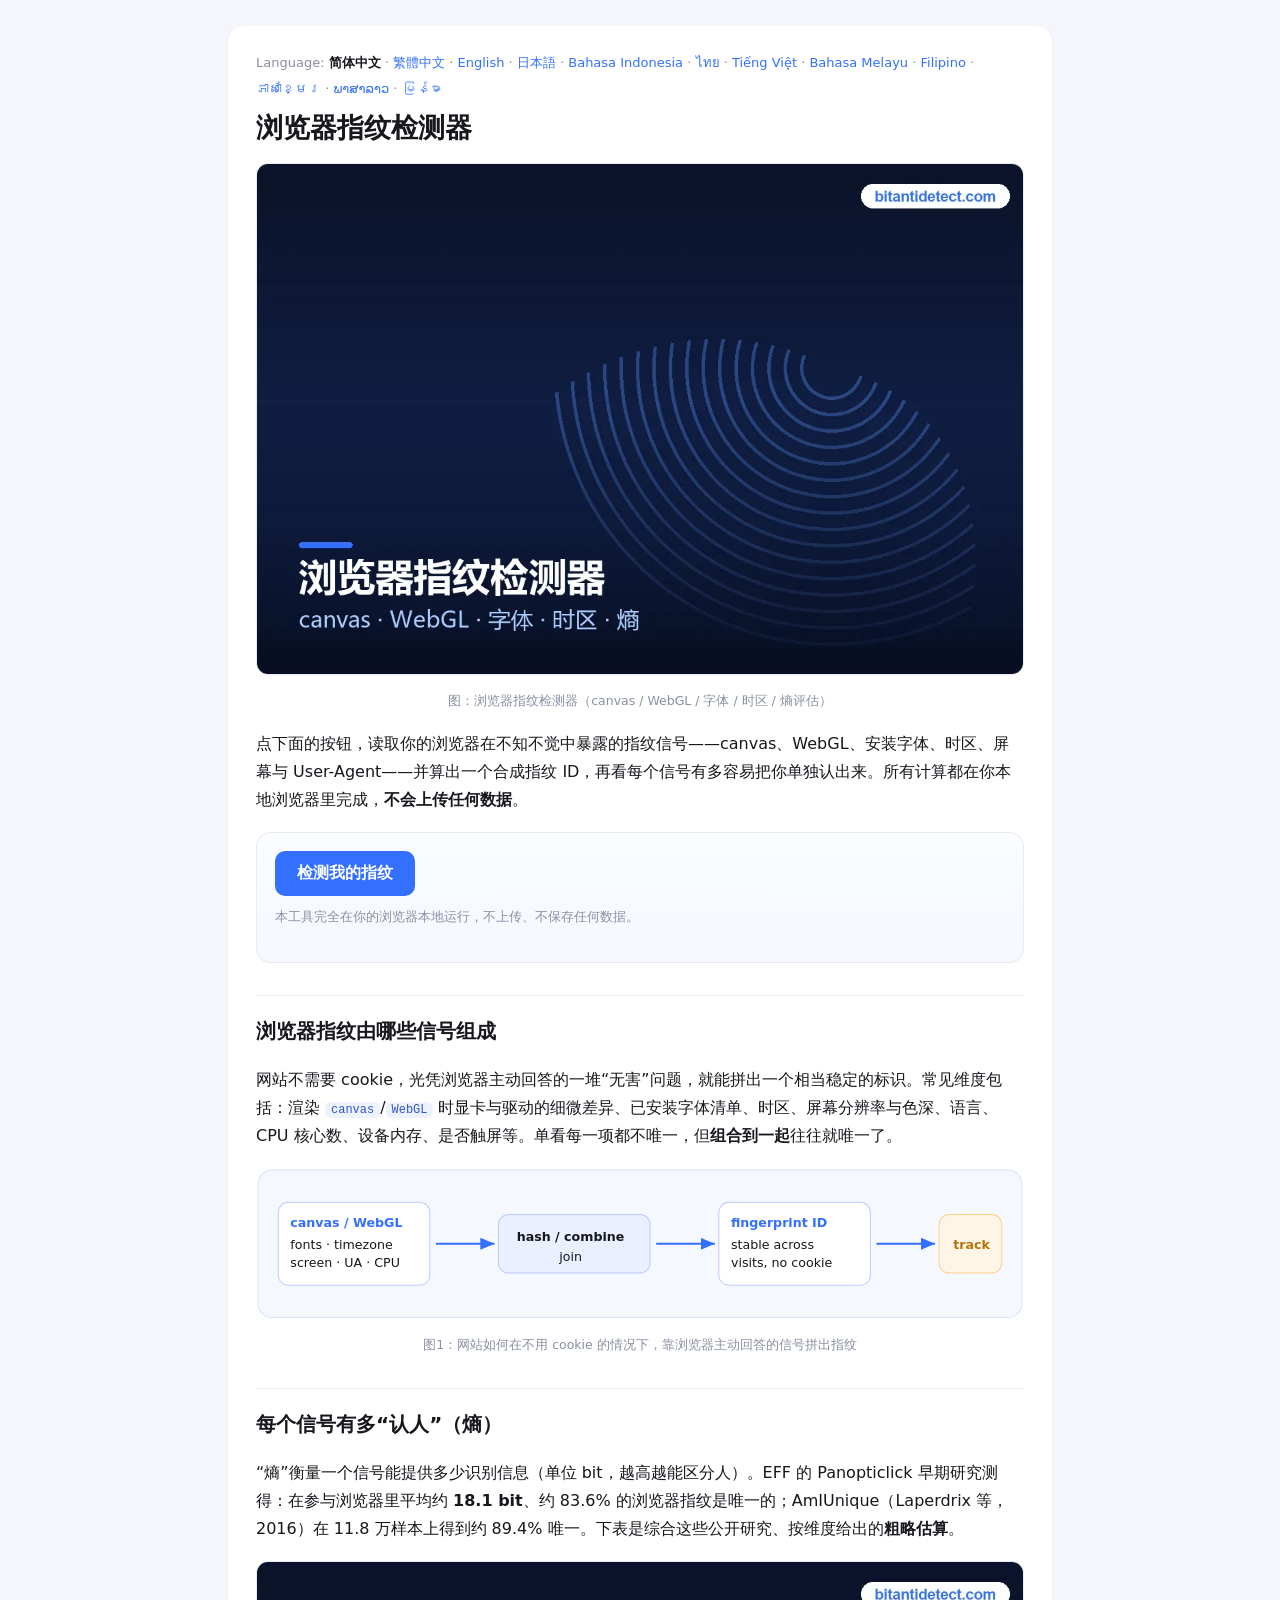
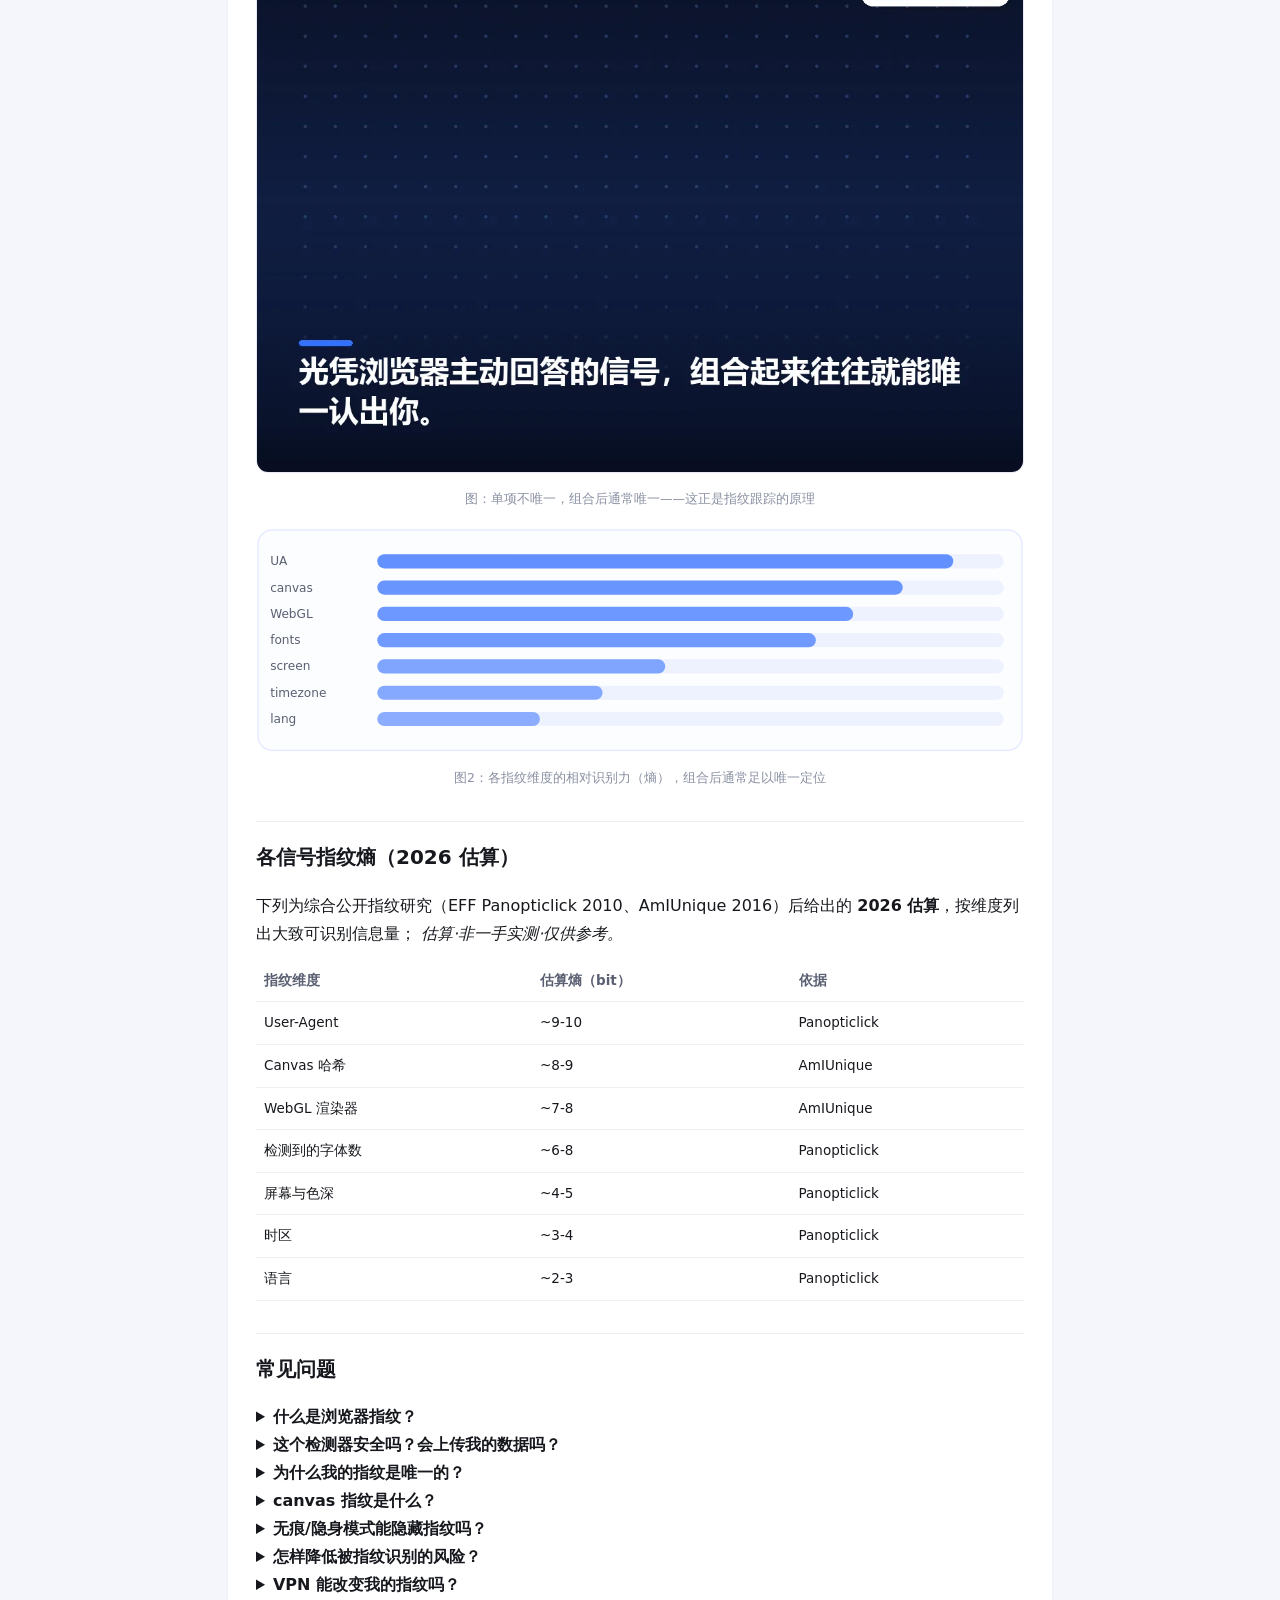
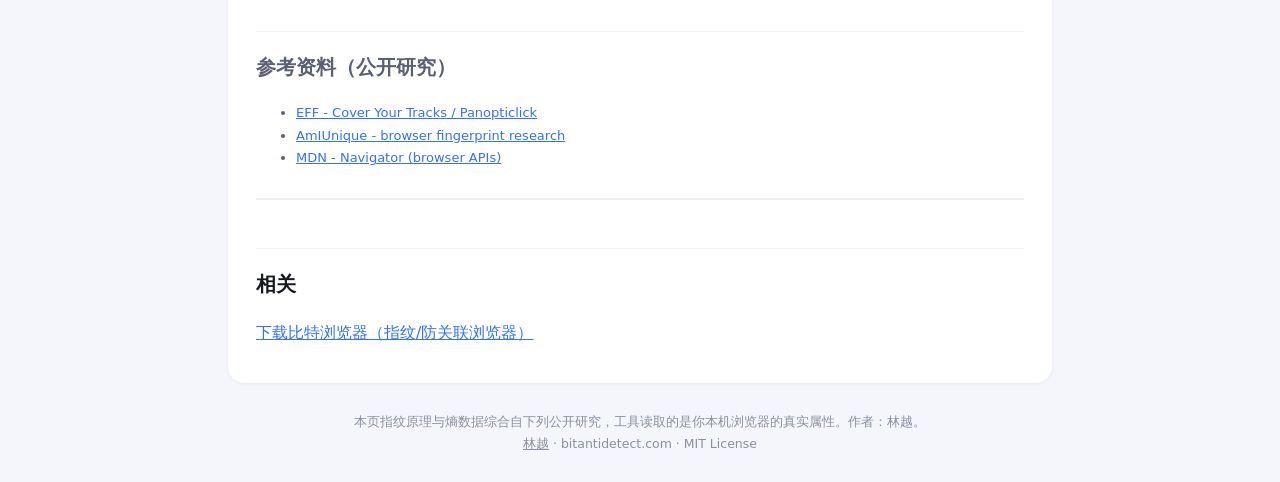
<file: index.html>
<!DOCTYPE html><html lang="zh-Hans"><head><meta charset="utf-8">
<meta name="viewport" content="width=device-width,initial-scale=1">
<title>浏览器指纹检测器 - canvas/WebGL/字体/时区/UA 在线指纹与熵评估</title>
<meta name="description" content="免费在线浏览器指纹检测器：读取你的 canvas、WebGL、字体、时区、屏幕与 User-Agent 指纹，给出合成指纹 ID 和基于公开研究的唯一性（熵）评估。全程本地运行，不上传任何数据。">
<meta name="robots" content="index,follow,max-image-preview:large">
<link rel="canonical" href="https://iistostas.github.io/">
<link rel="alternate" hreflang="zh-Hans" href="https://iistostas.github.io/">
<link rel="alternate" hreflang="zh-Hant" href="https://iistostas.github.io/zh-tw/">
<link rel="alternate" hreflang="en" href="https://iistostas.github.io/en/">
<link rel="alternate" hreflang="ja" href="https://iistostas.github.io/ja/">
<link rel="alternate" hreflang="id" href="https://iistostas.github.io/id/">
<link rel="alternate" hreflang="th" href="https://iistostas.github.io/th/">
<link rel="alternate" hreflang="vi" href="https://iistostas.github.io/vi/">
<link rel="alternate" hreflang="ms" href="https://iistostas.github.io/ms/">
<link rel="alternate" hreflang="fil" href="https://iistostas.github.io/fil/">
<link rel="alternate" hreflang="km" href="https://iistostas.github.io/km/">
<link rel="alternate" hreflang="lo" href="https://iistostas.github.io/lo/">
<link rel="alternate" hreflang="my" href="https://iistostas.github.io/my/">
<link rel="alternate" hreflang="x-default" href="https://iistostas.github.io/">
<link rel="icon" href="/favicon.svg" type="image/svg+xml">
<link rel="stylesheet" href="/style.css">
<script type="application/ld+json">
{
 "@context": "https://schema.org",
 "@graph": [
  {
   "@type": "WebApplication",
   "name": "浏览器指纹检测器",
   "url": "https://iistostas.github.io/",
   "applicationCategory": "SecurityApplication",
   "operatingSystem": "Web browser",
   "inLanguage": "zh-Hans",
   "description": "免费在线浏览器指纹检测器：读取你的 canvas、WebGL、字体、时区、屏幕与 User-Agent 指纹，给出合成指纹 ID 和基于公开研究的唯一性（熵）评估。全程本地运行，不上传任何数据。",
   "isAccessibleForFree": true,
   "browserRequirements": "Requires JavaScript",
   "author": {
    "@type": "Person",
    "name": "林越",
    "url": "https://iistostas.github.io/about-linyue/"
   },
   "offers": {
    "@type": "Offer",
    "price": "0",
    "priceCurrency": "USD"
   }
  },
  {
   "@type": "FAQPage",
   "inLanguage": "zh-Hans",
   "url": "https://iistostas.github.io/",
   "mainEntity": [
    {
     "@type": "Question",
     "name": "什么是浏览器指纹？",
     "acceptedAnswer": {
      "@type": "Answer",
      "text": "浏览器指纹是把你浏览器与设备主动暴露的一组属性（UA、屏幕、时区、字体、canvas/WebGL 渲染特征等）组合后得到的标识。即使不用 cookie，网站也能用它在多次访问间识别同一个浏览器。"
     }
    },
    {
     "@type": "Question",
     "name": "这个检测器安全吗？会上传我的数据吗？",
     "acceptedAnswer": {
      "@type": "Answer",
      "text": "不会。所有读取与计算都在你本地浏览器用 JavaScript 完成，结果只显示在本页面，不向任何服务器发送，也不保存。"
     }
    },
    {
     "@type": "Question",
     "name": "为什么我的指纹是唯一的？",
     "acceptedAnswer": {
      "@type": "Answer",
      "text": "单个属性（如时区）很多人相同，但十几个属性组合后取值空间极大。公开研究显示大多数浏览器的组合指纹是唯一的，因此无需登录也能被跨站跟踪。"
     }
    },
    {
     "@type": "Question",
     "name": "canvas 指纹是什么？",
     "acceptedAnswer": {
      "@type": "Answer",
      "text": "让浏览器把同一段文字/图形画进隐藏 canvas，再读出像素。不同 GPU、驱动、系统字体与抗锯齿会产生细微差异，这个差异相当稳定，是识别力很强的一个维度。"
     }
    },
    {
     "@type": "Question",
     "name": "无痕/隐身模式能隐藏指纹吗？",
     "acceptedAnswer": {
      "@type": "Answer",
      "text": "基本不能。无痕模式主要清理 cookie 与本地历史，但 canvas、WebGL、字体、时区等指纹信号大多照旧暴露，所以单靠无痕模式无法摆脱指纹跟踪。"
     }
    },
    {
     "@type": "Question",
     "name": "怎样降低被指纹识别的风险？",
     "acceptedAnswer": {
      "@type": "Answer",
      "text": "可减少暴露面（统一常见配置、禁用部分 API），或使用为多账号设计的指纹浏览器——它给每个浏览环境分配一套独立、可控且自洽的指纹，使各账号互不关联。"
     }
    },
    {
     "@type": "Question",
     "name": "VPN 能改变我的指纹吗？",
     "acceptedAnswer": {
      "@type": "Answer",
      "text": "不能。VPN 只更换出口 IP，并不改变 canvas、字体、时区、UA 等浏览器层信号，因此换了 IP 指纹依旧。"
     }
    }
   ]
  }
 ]
}
</script>
</head>
<body><div class="wrap"><main>
<nav class="lang">Language: <strong>简体中文</strong> · <a href="/zh-tw/">繁體中文</a> · <a href="/en/">English</a> · <a href="/ja/">日本語</a> · <a href="/id/">Bahasa Indonesia</a> · <a href="/th/">ไทย</a> · <a href="/vi/">Tiếng Việt</a> · <a href="/ms/">Bahasa Melayu</a> · <a href="/fil/">Filipino</a> · <a href="/km/">ភាសាខ្មែរ</a> · <a href="/lo/">ພາສາລາວ</a> · <a href="/my/">မြန်မာ</a></nav>
<h1>浏览器指纹检测器</h1>
<figure class="i4png"><picture><source type="image/webp" srcset="/img/cover_zh.webp"><img src="/img/cover_zh.png" alt="浏览器指纹检测器工具示意图" fetchpriority="high" width="1120" height="746" style="width:100%;height:auto;border-radius:12px;border:1px solid #e7eaf3"></picture><figcaption>图：浏览器指纹检测器（canvas / WebGL / 字体 / 时区 / 熵评估）</figcaption></figure>
<p>点下面的按钮，读取你的浏览器在不知不觉中暴露的指纹信号——canvas、WebGL、安装字体、时区、屏幕与 User-Agent——并算出一个合成指纹 ID，再看每个信号有多容易把你单独认出来。所有计算都在你本地浏览器里完成，<strong>不会上传任何数据</strong>。</p>
<div class="tool"><button id="run" type="button">检测我的指纹</button><div class="note">本工具完全在你的浏览器本地运行，不上传、不保存任何数据。</div><div id="fp"></div></div>
<h2>浏览器指纹由哪些信号组成</h2>
<p>网站不需要 cookie，光凭浏览器主动回答的一堆“无害”问题，就能拼出一个相当稳定的标识。常见维度包括：渲染 <code>canvas</code>/<code>WebGL</code> 时显卡与驱动的细微差异、已安装字体清单、时区、屏幕分辨率与色深、语言、CPU 核心数、设备内存、是否触屏等。单看每一项都不唯一，但<strong>组合到一起</strong>往往就唯一了。</p>
<figure><svg viewBox="0 0 760 150" xmlns="http://www.w3.org/2000/svg" role="img" aria-label="图1：网站如何在不用 cookie 的情况下，靠浏览器主动回答的信号拼出指纹"><rect x="2" y="2" width="756" height="146" rx="14" fill="#f6f8ff" stroke="#dbe3ff"/><g font-family="system-ui,Arial" font-size="12.5" fill="#16181d"><rect x="22" y="34" width="150" height="82" rx="10" fill="#fff" stroke="#bcccff"/><text x="34" y="58" font-weight="700" fill="#3370ff">canvas / WebGL</text><text x="34" y="80">fonts · timezone</text><text x="34" y="98">screen · UA · CPU</text><path d="M178 75 H236" stroke="#3370ff" stroke-width="2" marker-end="url(#a)"/><rect x="240" y="46" width="150" height="58" rx="10" fill="#eaf0ff" stroke="#bcccff"/><text x="258" y="72" font-weight="700">hash / combine</text><text x="300" y="92">join</text><path d="M396 75 H454" stroke="#3370ff" stroke-width="2" marker-end="url(#a)"/><rect x="458" y="34" width="150" height="82" rx="10" fill="#fff" stroke="#bcccff"/><text x="470" y="58" font-weight="700" fill="#3370ff">fingerprint ID</text><text x="470" y="80">stable across</text><text x="470" y="98">visits, no cookie</text><path d="M614 75 H672" stroke="#3370ff" stroke-width="2" marker-end="url(#a)"/><rect x="676" y="46" width="62" height="58" rx="10" fill="#fff5e6" stroke="#ffd28a"/><text x="690" y="80" font-weight="700" fill="#b8730a">track</text></g><defs><marker id="a" markerWidth="9" markerHeight="9" refX="7" refY="3" orient="auto"><path d="M0 0 L7 3 L0 6 z" fill="#3370ff"/></marker></defs></svg><figcaption>图1：网站如何在不用 cookie 的情况下，靠浏览器主动回答的信号拼出指纹</figcaption></figure>
<h2>每个信号有多“认人”（熵）</h2>
<p>“熵”衡量一个信号能提供多少识别信息（单位 bit，越高越能区分人）。EFF 的 Panopticlick 早期研究测得：在参与浏览器里平均约 <strong>18.1 bit</strong>、约 83.6% 的浏览器指纹是唯一的；AmIUnique（Laperdrix 等，2016）在 11.8 万样本上得到约 89.4% 唯一。下表是综合这些公开研究、按维度给出的<strong>粗略估算</strong>。</p>
<figure class="i4png"><picture><source type="image/webp" srcset="/img/board_zh.webp"><img src="/img/board_zh.png" alt="各指纹维度识别力示意图" loading="lazy" width="1120" height="746" style="width:100%;height:auto;border-radius:12px;border:1px solid #e7eaf3"></picture><figcaption>图：单项不唯一，组合后通常唯一——这正是指纹跟踪的原理</figcaption></figure>
<figure><svg viewBox="0 0 760 222" xmlns="http://www.w3.org/2000/svg" role="img" aria-label="图2：各指纹维度的相对识别力（熵），组合后通常足以唯一定位"><rect x="2" y="2" width="756" height="218" rx="14" fill="#fcfdff" stroke="#dbe3ff"/><g font-family="system-ui,Arial"><text x="14" y="37" font-size="12" fill="#5a6072">UA</text><rect x="120" y="26" width="620" height="14" rx="7" fill="#eef2ff"/><rect x="120" y="26" width="570" height="14" rx="7" fill="#3370ff" opacity="0.74"/><text x="14" y="63" font-size="12" fill="#5a6072">canvas</text><rect x="120" y="52" width="620" height="14" rx="7" fill="#eef2ff"/><rect x="120" y="52" width="520" height="14" rx="7" fill="#3370ff" opacity="0.71"/><text x="14" y="89" font-size="12" fill="#5a6072">WebGL</text><rect x="120" y="78" width="620" height="14" rx="7" fill="#eef2ff"/><rect x="120" y="78" width="471" height="14" rx="7" fill="#3370ff" opacity="0.69"/><text x="14" y="115" font-size="12" fill="#5a6072">fonts</text><rect x="120" y="104" width="620" height="14" rx="7" fill="#eef2ff"/><rect x="120" y="104" width="434" height="14" rx="7" fill="#3370ff" opacity="0.67"/><text x="14" y="141" font-size="12" fill="#5a6072">screen</text><rect x="120" y="130" width="620" height="14" rx="7" fill="#eef2ff"/><rect x="120" y="130" width="285" height="14" rx="7" fill="#3370ff" opacity="0.59"/><text x="14" y="167" font-size="12" fill="#5a6072">timezone</text><rect x="120" y="156" width="620" height="14" rx="7" fill="#eef2ff"/><rect x="120" y="156" width="223" height="14" rx="7" fill="#3370ff" opacity="0.56"/><text x="14" y="193" font-size="12" fill="#5a6072">lang</text><rect x="120" y="182" width="620" height="14" rx="7" fill="#eef2ff"/><rect x="120" y="182" width="161" height="14" rx="7" fill="#3370ff" opacity="0.53"/></g></svg><figcaption>图2：各指纹维度的相对识别力（熵），组合后通常足以唯一定位</figcaption></figure>
<section class="i4data" id="i4data">
<h2>各信号指纹熵（2026 估算）</h2>
<p>下列为综合公开指纹研究（EFF Panopticlick 2010、AmIUnique 2016）后给出的 <strong>2026 估算</strong>，按维度列出大致可识别信息量； <em>估算·非一手实测·仅供参考。</em></p>
<table><tr><th>指纹维度</th><th>估算熵（bit）</th><th>依据</th></tr>
<tr><td>User-Agent</td><td>~9-10</td><td>Panopticlick</td></tr>
<tr><td>Canvas 哈希</td><td>~8-9</td><td>AmIUnique</td></tr>
<tr><td>WebGL 渲染器</td><td>~7-8</td><td>AmIUnique</td></tr>
<tr><td>检测到的字体数</td><td>~6-8</td><td>Panopticlick</td></tr>
<tr><td>屏幕与色深</td><td>~4-5</td><td>Panopticlick</td></tr>
<tr><td>时区</td><td>~3-4</td><td>Panopticlick</td></tr>
<tr><td>语言</td><td>~2-3</td><td>Panopticlick</td></tr>
</table>
</section>
<h2>常见问题</h2>
<details class="faq"><summary><strong>什么是浏览器指纹？</strong></summary>
<p>浏览器指纹是把你浏览器与设备主动暴露的一组属性（UA、屏幕、时区、字体、canvas/WebGL 渲染特征等）组合后得到的标识。即使不用 cookie，网站也能用它在多次访问间识别同一个浏览器。</p></details>
<details class="faq"><summary><strong>这个检测器安全吗？会上传我的数据吗？</strong></summary>
<p>不会。所有读取与计算都在你本地浏览器用 JavaScript 完成，结果只显示在本页面，不向任何服务器发送，也不保存。</p></details>
<details class="faq"><summary><strong>为什么我的指纹是唯一的？</strong></summary>
<p>单个属性（如时区）很多人相同，但十几个属性组合后取值空间极大。公开研究显示大多数浏览器的组合指纹是唯一的，因此无需登录也能被跨站跟踪。</p></details>
<details class="faq"><summary><strong>canvas 指纹是什么？</strong></summary>
<p>让浏览器把同一段文字/图形画进隐藏 canvas，再读出像素。不同 GPU、驱动、系统字体与抗锯齿会产生细微差异，这个差异相当稳定，是识别力很强的一个维度。</p></details>
<details class="faq"><summary><strong>无痕/隐身模式能隐藏指纹吗？</strong></summary>
<p>基本不能。无痕模式主要清理 cookie 与本地历史，但 canvas、WebGL、字体、时区等指纹信号大多照旧暴露，所以单靠无痕模式无法摆脱指纹跟踪。</p></details>
<details class="faq"><summary><strong>怎样降低被指纹识别的风险？</strong></summary>
<p>可减少暴露面（统一常见配置、禁用部分 API），或使用为多账号设计的指纹浏览器——它给每个浏览环境分配一套独立、可控且自洽的指纹，使各账号互不关联。</p></details>
<details class="faq"><summary><strong>VPN 能改变我的指纹吗？</strong></summary>
<p>不能。VPN 只更换出口 IP，并不改变 canvas、字体、时区、UA 等浏览器层信号，因此换了 IP 指纹依旧。</p></details>
<div class="sources"><h2>参考资料（公开研究）</h2><ul><li><a href="https://coveryourtracks.eff.org/" rel="nofollow noopener" target="_blank">EFF - Cover Your Tracks / Panopticlick</a></li><li><a href="https://amiunique.org/" rel="nofollow noopener" target="_blank">AmIUnique - browser fingerprint research</a></li><li><a href="https://developer.mozilla.org/en-US/docs/Web/API/Navigator" rel="nofollow noopener" target="_blank">MDN - Navigator (browser APIs)</a></li></ul></div>
<div class="related"><h2>相关</h2>
<p><a href="https://bitantidetect.com/download/">下载比特浏览器（指纹/防关联浏览器）</a></p></div>
</main>
<footer>本页指纹原理与熵数据综合自下列公开研究，工具读取的是你本机浏览器的真实属性。作者：林越。<br><a href="/about-linyue/">林越</a> · bitantidetect.com · MIT License</footer>
</div>
<script>window.FPL={"idlbl": "你的合成指纹 ID", "uniq": "唯一性", "uniqval": "这组取值组合很可能可被单独识别——你的取值越罕见，就越容易被从人群里挑出来。", "run": "检测我的指纹", "note": "本工具完全在你的浏览器本地运行，不上传、不保存任何数据。", "dim": {"ua": "User-Agent", "platform": "平台 / 系统", "langs": "语言", "screen": "屏幕与色深", "tz": "时区", "cpu": "CPU 核心数", "mem": "设备内存", "touch": "触摸点数", "canvas": "Canvas 哈希", "webglv": "WebGL 厂商", "webglr": "WebGL 渲染器", "fonts": "检测到的字体数", "audio": "音频采样率", "cookie": "Cookie 可用", "dnt": "Do Not Track", "fpid": "合成指纹 ID"}, "yes": "是", "no": "否", "na": "n/a"};</script>
<script src="/app.js"></script></body></html>
</file>
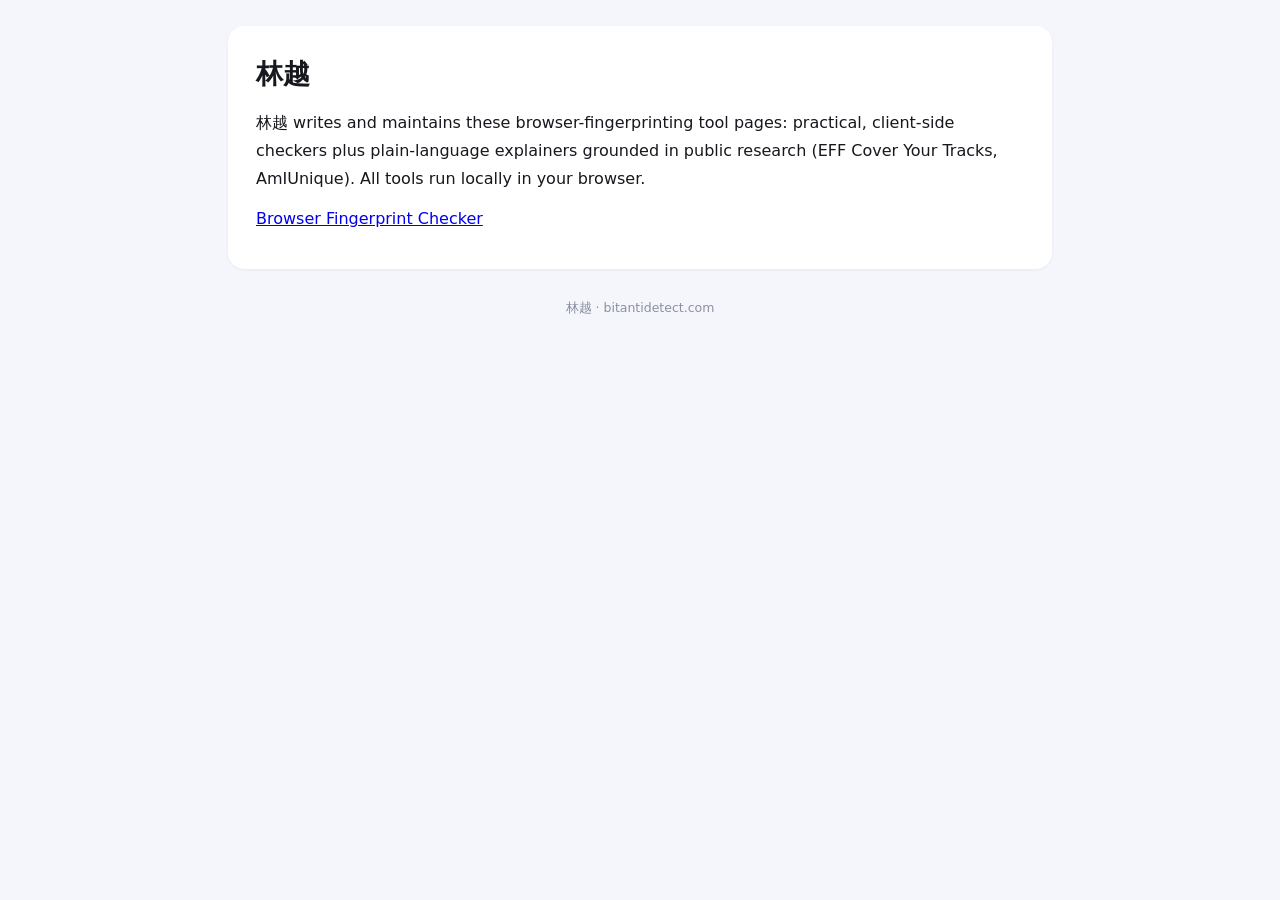
<file: about-linyue/index.html>
<!DOCTYPE html><html lang="en"><head><meta charset="utf-8">
<meta name="viewport" content="width=device-width,initial-scale=1">
<title>About 林越 - author</title>
<meta name="description" content="About 林越, author of the browser fingerprint checker tool pages.">
<link rel="canonical" href="https://iistostas.github.io/about-linyue/">
<link rel="stylesheet" href="/style.css"></head>
<body><div class="wrap"><main>
<h1>林越</h1>
<p>林越 writes and maintains these browser-fingerprinting tool pages: practical, client-side checkers plus plain-language explainers grounded in public research (EFF Cover Your Tracks, AmIUnique). All tools run locally in your browser.</p>
<p><a href="/">Browser Fingerprint Checker</a></p>
</main><footer>林越 · bitantidetect.com</footer></div></body></html>
</file>
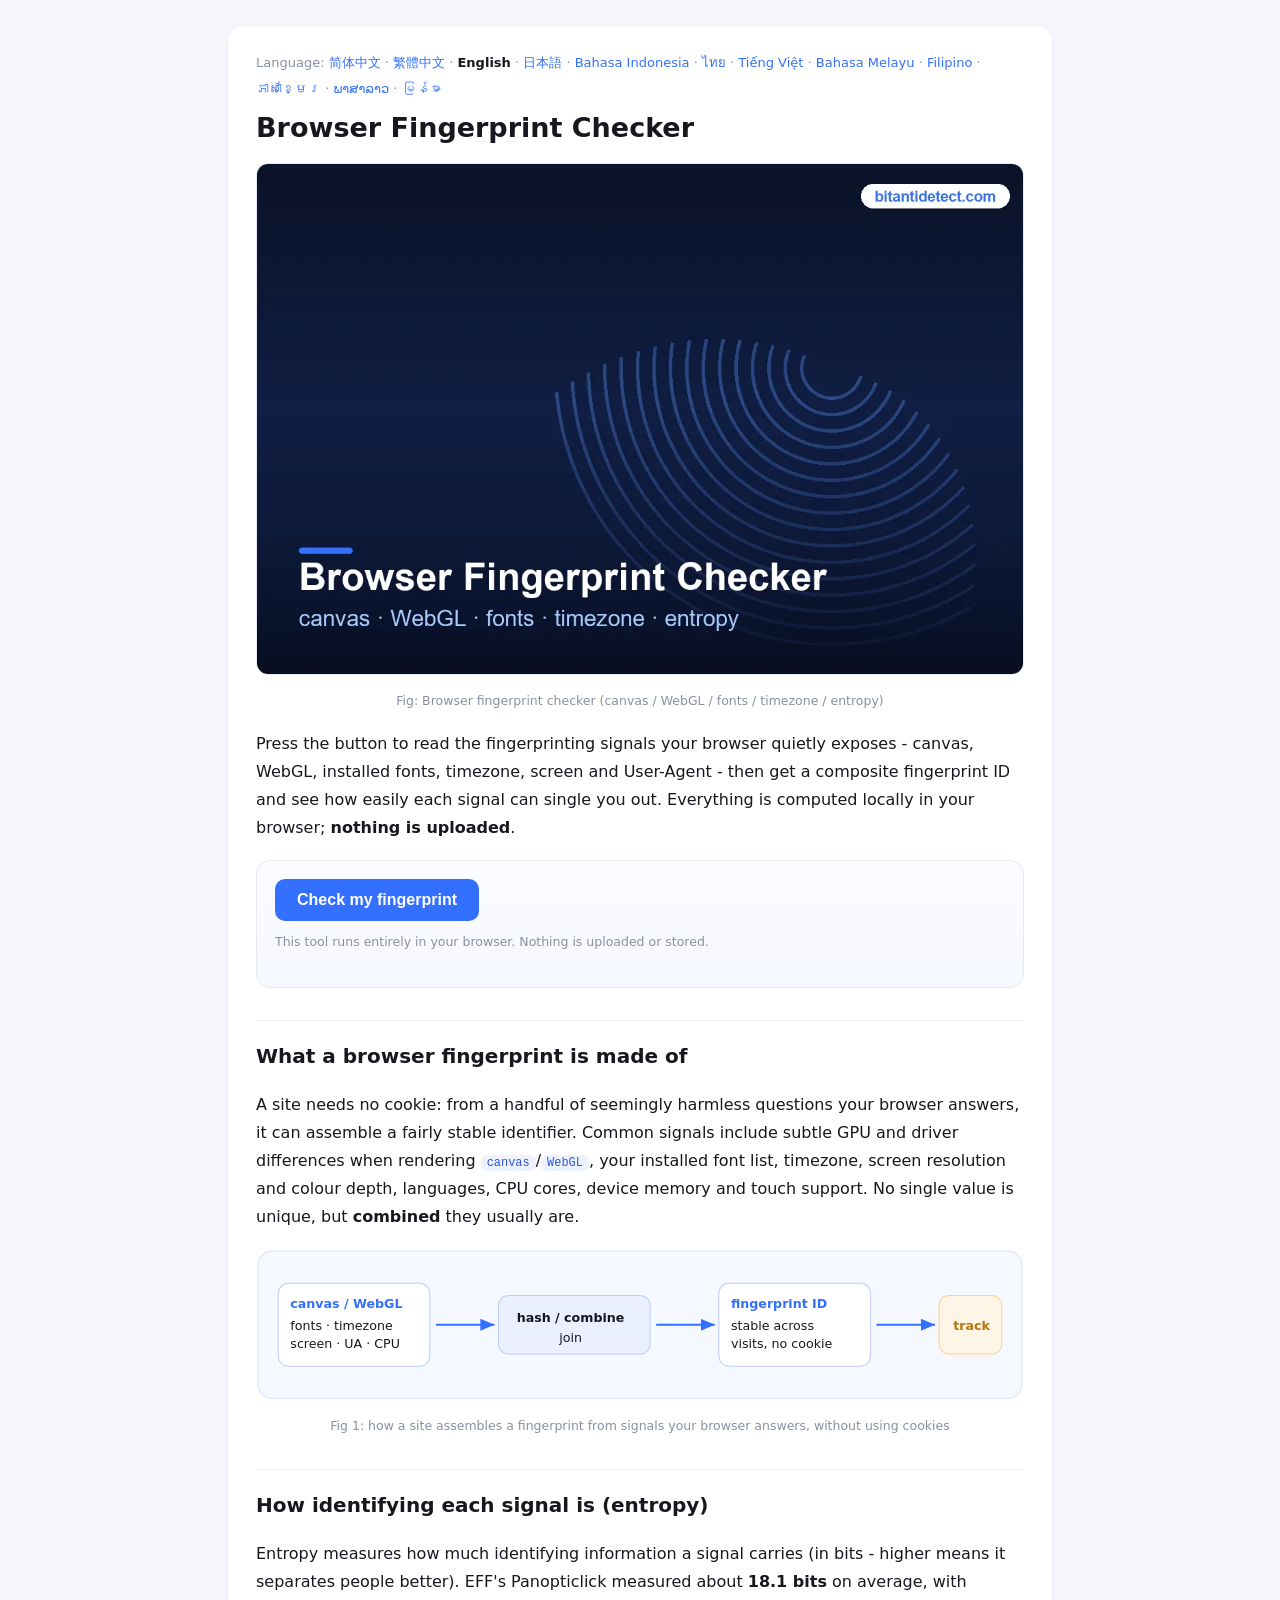
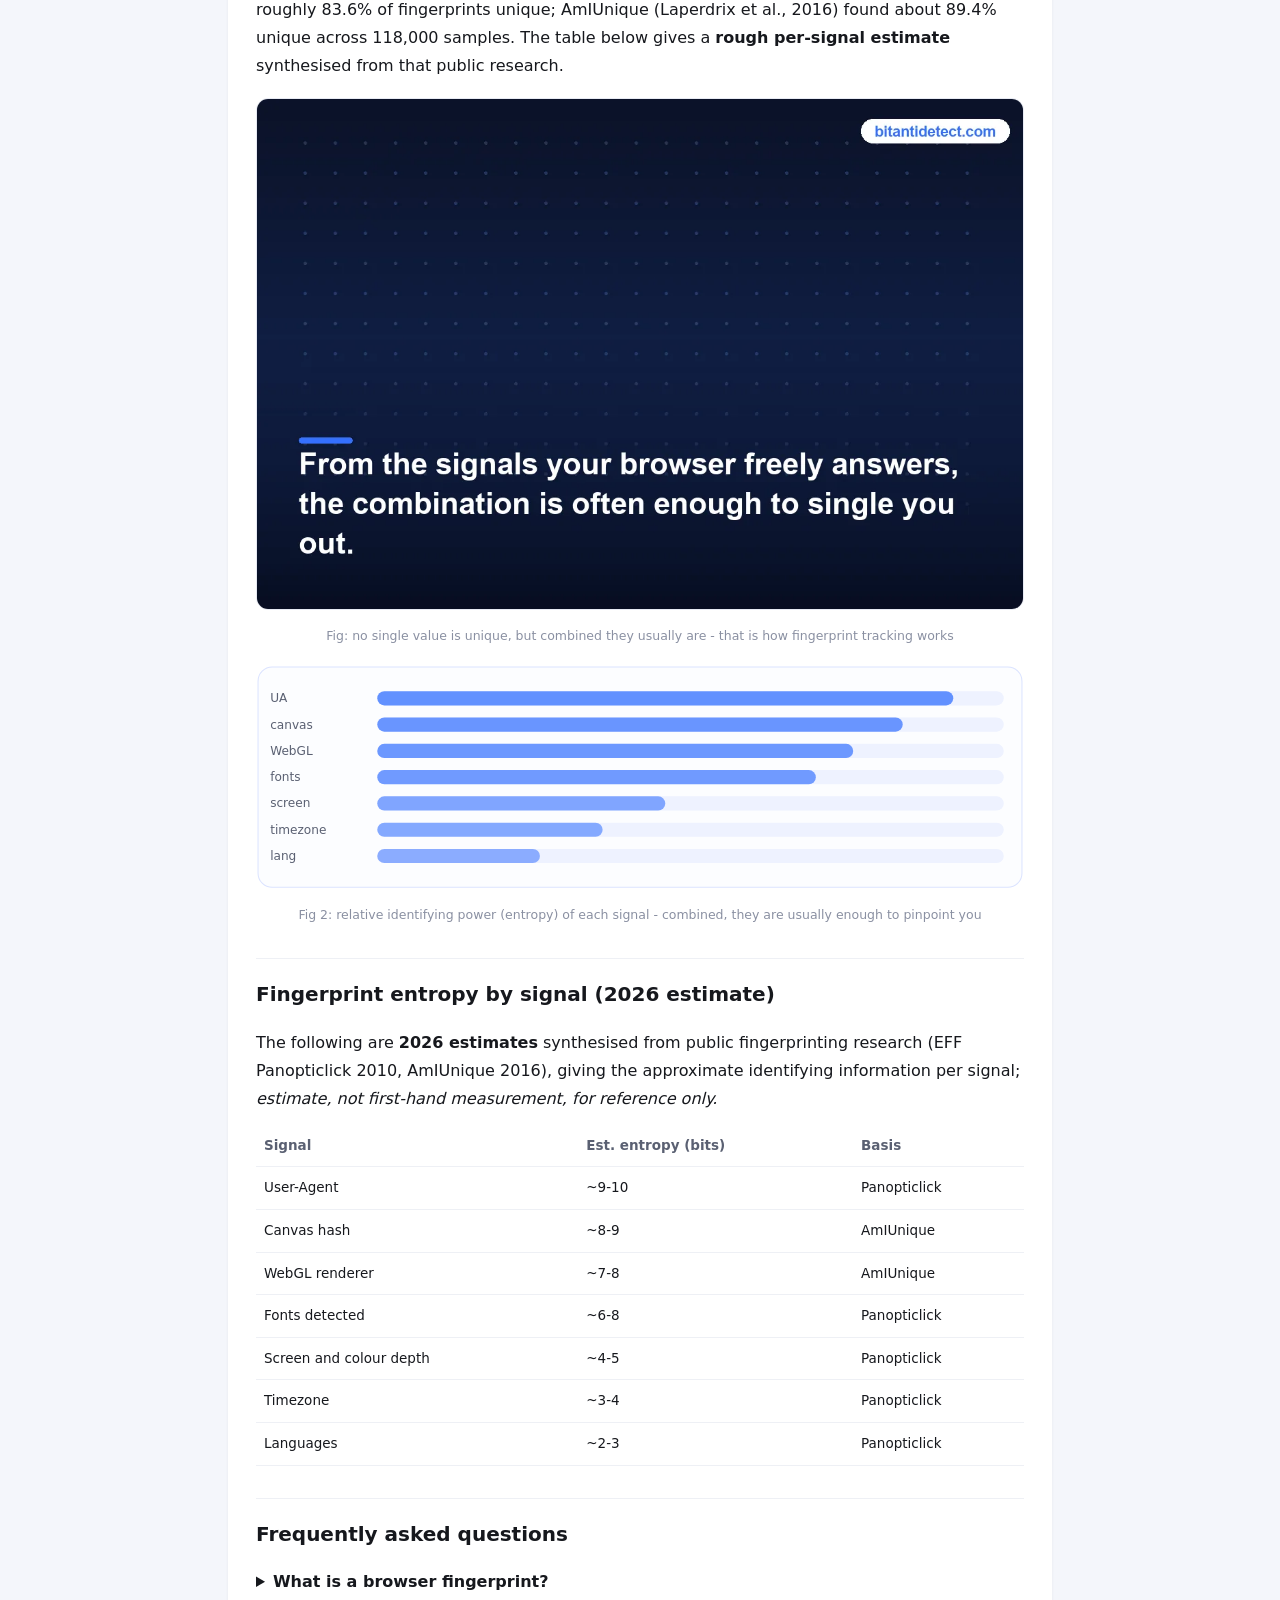
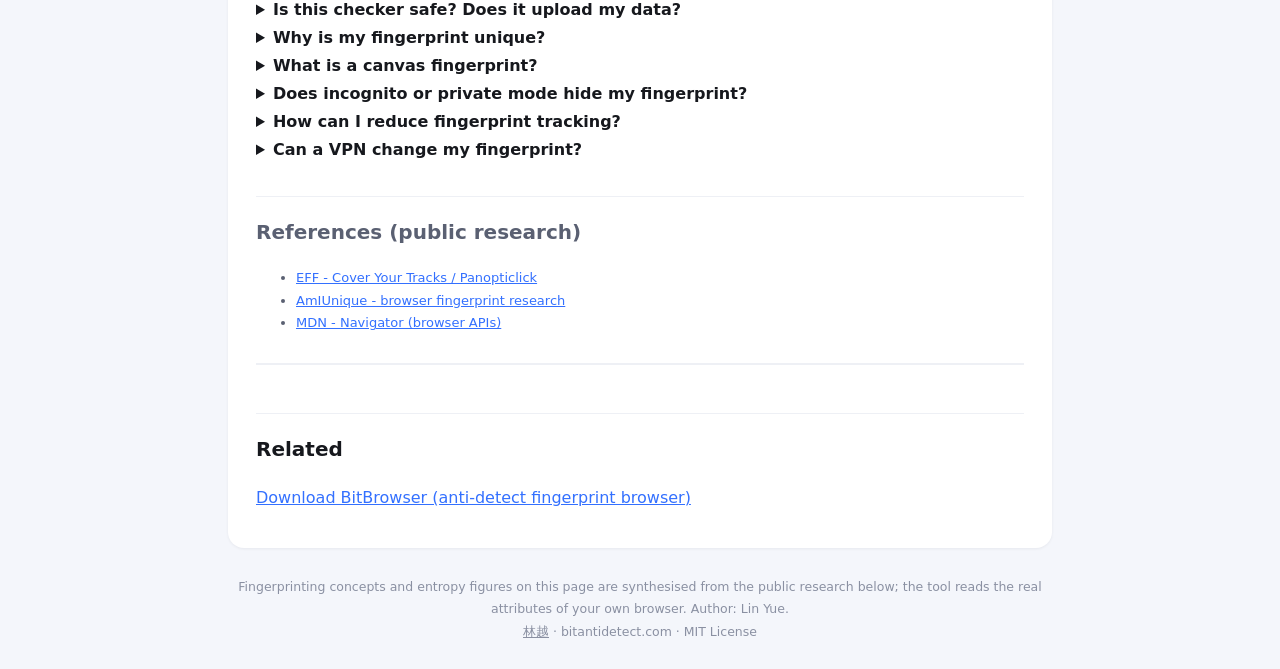
<file: en/index.html>
<!DOCTYPE html><html lang="en"><head><meta charset="utf-8">
<meta name="viewport" content="width=device-width,initial-scale=1">
<title>Browser Fingerprint Checker - canvas, WebGL, fonts, timezone and entropy test</title>
<meta name="description" content="Free online browser fingerprint checker. Read your canvas, WebGL, font, timezone, screen and User-Agent fingerprint, get a composite fingerprint ID and a uniqueness (entropy) estimate based on public research. Runs locally, nothing is uploaded.">
<meta name="robots" content="index,follow,max-image-preview:large">
<link rel="canonical" href="https://iistostas.github.io/en/">
<link rel="alternate" hreflang="zh-Hans" href="https://iistostas.github.io/">
<link rel="alternate" hreflang="zh-Hant" href="https://iistostas.github.io/zh-tw/">
<link rel="alternate" hreflang="en" href="https://iistostas.github.io/en/">
<link rel="alternate" hreflang="ja" href="https://iistostas.github.io/ja/">
<link rel="alternate" hreflang="id" href="https://iistostas.github.io/id/">
<link rel="alternate" hreflang="th" href="https://iistostas.github.io/th/">
<link rel="alternate" hreflang="vi" href="https://iistostas.github.io/vi/">
<link rel="alternate" hreflang="ms" href="https://iistostas.github.io/ms/">
<link rel="alternate" hreflang="fil" href="https://iistostas.github.io/fil/">
<link rel="alternate" hreflang="km" href="https://iistostas.github.io/km/">
<link rel="alternate" hreflang="lo" href="https://iistostas.github.io/lo/">
<link rel="alternate" hreflang="my" href="https://iistostas.github.io/my/">
<link rel="alternate" hreflang="x-default" href="https://iistostas.github.io/">
<link rel="icon" href="/favicon.svg" type="image/svg+xml">
<link rel="stylesheet" href="/style.css">
<script type="application/ld+json">
{
 "@context": "https://schema.org",
 "@graph": [
  {
   "@type": "WebApplication",
   "name": "Browser Fingerprint Checker",
   "url": "https://iistostas.github.io/en/",
   "applicationCategory": "SecurityApplication",
   "operatingSystem": "Web browser",
   "inLanguage": "en",
   "description": "Free online browser fingerprint checker. Read your canvas, WebGL, font, timezone, screen and User-Agent fingerprint, get a composite fingerprint ID and a uniqueness (entropy) estimate based on public research. Runs locally, nothing is uploaded.",
   "isAccessibleForFree": true,
   "browserRequirements": "Requires JavaScript",
   "author": {
    "@type": "Person",
    "name": "林越",
    "url": "https://iistostas.github.io/about-linyue/"
   },
   "offers": {
    "@type": "Offer",
    "price": "0",
    "priceCurrency": "USD"
   }
  },
  {
   "@type": "FAQPage",
   "inLanguage": "en",
   "url": "https://iistostas.github.io/en/",
   "mainEntity": [
    {
     "@type": "Question",
     "name": "What is a browser fingerprint?",
     "acceptedAnswer": {
      "@type": "Answer",
      "text": "A browser fingerprint is an identifier built by combining attributes your browser and device expose (user agent, screen, timezone, fonts, canvas/WebGL rendering, and more). Even without cookies, a site can use it to recognise the same browser across visits."
     }
    },
    {
     "@type": "Question",
     "name": "Is this checker safe? Does it upload my data?",
     "acceptedAnswer": {
      "@type": "Answer",
      "text": "No. All reading and computation happen locally in your browser with JavaScript; results are shown only on this page and are never sent to any server or stored."
     }
    },
    {
     "@type": "Question",
     "name": "Why is my fingerprint unique?",
     "acceptedAnswer": {
      "@type": "Answer",
      "text": "Any single attribute (like timezone) is shared by many people, but a dozen attributes combined create a huge value space. Public research shows most browsers have a unique combined fingerprint, so they can be tracked across sites without logging in."
     }
    },
    {
     "@type": "Question",
     "name": "What is a canvas fingerprint?",
     "acceptedAnswer": {
      "@type": "Answer",
      "text": "The browser draws the same text or shapes into a hidden canvas and the pixels are read back. Different GPUs, drivers, system fonts and anti-aliasing produce tiny but stable differences, making canvas one of the most identifying signals."
     }
    },
    {
     "@type": "Question",
     "name": "Does incognito or private mode hide my fingerprint?",
     "acceptedAnswer": {
      "@type": "Answer",
      "text": "Mostly no. Private mode clears cookies and local history, but canvas, WebGL, fonts, timezone and similar signals are still exposed, so private mode alone does not escape fingerprint tracking."
     }
    },
    {
     "@type": "Question",
     "name": "How can I reduce fingerprint tracking?",
     "acceptedAnswer": {
      "@type": "Answer",
      "text": "You can shrink your exposure (use common settings, disable some APIs) or use an anti-detect browser built for multiple accounts - it assigns each browsing profile a separate, controllable and self-consistent fingerprint so accounts stay unlinked."
     }
    },
    {
     "@type": "Question",
     "name": "Can a VPN change my fingerprint?",
     "acceptedAnswer": {
      "@type": "Answer",
      "text": "No. A VPN only changes your exit IP; it does not change canvas, fonts, timezone or user-agent browser signals, so your fingerprint stays the same after switching IP."
     }
    }
   ]
  }
 ]
}
</script>
</head>
<body><div class="wrap"><main>
<nav class="lang">Language: <a href="/">简体中文</a> · <a href="/zh-tw/">繁體中文</a> · <strong>English</strong> · <a href="/ja/">日本語</a> · <a href="/id/">Bahasa Indonesia</a> · <a href="/th/">ไทย</a> · <a href="/vi/">Tiếng Việt</a> · <a href="/ms/">Bahasa Melayu</a> · <a href="/fil/">Filipino</a> · <a href="/km/">ភាសាខ្មែរ</a> · <a href="/lo/">ພາສາລາວ</a> · <a href="/my/">မြန်မာ</a></nav>
<h1>Browser Fingerprint Checker</h1>
<figure class="i4png"><picture><source type="image/webp" srcset="/img/cover_en.webp"><img src="/img/cover_en.png" alt="Browser fingerprint checker tool illustration" fetchpriority="high" width="1120" height="746" style="width:100%;height:auto;border-radius:12px;border:1px solid #e7eaf3"></picture><figcaption>Fig: Browser fingerprint checker (canvas / WebGL / fonts / timezone / entropy)</figcaption></figure>
<p>Press the button to read the fingerprinting signals your browser quietly exposes - canvas, WebGL, installed fonts, timezone, screen and User-Agent - then get a composite fingerprint ID and see how easily each signal can single you out. Everything is computed locally in your browser; <strong>nothing is uploaded</strong>.</p>
<div class="tool"><button id="run" type="button">Check my fingerprint</button><div class="note">This tool runs entirely in your browser. Nothing is uploaded or stored.</div><div id="fp"></div></div>
<h2>What a browser fingerprint is made of</h2>
<p>A site needs no cookie: from a handful of seemingly harmless questions your browser answers, it can assemble a fairly stable identifier. Common signals include subtle GPU and driver differences when rendering <code>canvas</code>/<code>WebGL</code>, your installed font list, timezone, screen resolution and colour depth, languages, CPU cores, device memory and touch support. No single value is unique, but <strong>combined</strong> they usually are.</p>
<figure><svg viewBox="0 0 760 150" xmlns="http://www.w3.org/2000/svg" role="img" aria-label="Fig 1: how a site assembles a fingerprint from signals your browser answers, without using cookies"><rect x="2" y="2" width="756" height="146" rx="14" fill="#f6f8ff" stroke="#dbe3ff"/><g font-family="system-ui,Arial" font-size="12.5" fill="#16181d"><rect x="22" y="34" width="150" height="82" rx="10" fill="#fff" stroke="#bcccff"/><text x="34" y="58" font-weight="700" fill="#3370ff">canvas / WebGL</text><text x="34" y="80">fonts · timezone</text><text x="34" y="98">screen · UA · CPU</text><path d="M178 75 H236" stroke="#3370ff" stroke-width="2" marker-end="url(#a)"/><rect x="240" y="46" width="150" height="58" rx="10" fill="#eaf0ff" stroke="#bcccff"/><text x="258" y="72" font-weight="700">hash / combine</text><text x="300" y="92">join</text><path d="M396 75 H454" stroke="#3370ff" stroke-width="2" marker-end="url(#a)"/><rect x="458" y="34" width="150" height="82" rx="10" fill="#fff" stroke="#bcccff"/><text x="470" y="58" font-weight="700" fill="#3370ff">fingerprint ID</text><text x="470" y="80">stable across</text><text x="470" y="98">visits, no cookie</text><path d="M614 75 H672" stroke="#3370ff" stroke-width="2" marker-end="url(#a)"/><rect x="676" y="46" width="62" height="58" rx="10" fill="#fff5e6" stroke="#ffd28a"/><text x="690" y="80" font-weight="700" fill="#b8730a">track</text></g><defs><marker id="a" markerWidth="9" markerHeight="9" refX="7" refY="3" orient="auto"><path d="M0 0 L7 3 L0 6 z" fill="#3370ff"/></marker></defs></svg><figcaption>Fig 1: how a site assembles a fingerprint from signals your browser answers, without using cookies</figcaption></figure>
<h2>How identifying each signal is (entropy)</h2>
<p>Entropy measures how much identifying information a signal carries (in bits - higher means it separates people better). EFF's Panopticlick measured about <strong>18.1 bits</strong> on average, with roughly 83.6% of fingerprints unique; AmIUnique (Laperdrix et al., 2016) found about 89.4% unique across 118,000 samples. The table below gives a <strong>rough per-signal estimate</strong> synthesised from that public research.</p>
<figure class="i4png"><picture><source type="image/webp" srcset="/img/board_en.webp"><img src="/img/board_en.png" alt="Relative identifying power of fingerprint signals" loading="lazy" width="1120" height="746" style="width:100%;height:auto;border-radius:12px;border:1px solid #e7eaf3"></picture><figcaption>Fig: no single value is unique, but combined they usually are - that is how fingerprint tracking works</figcaption></figure>
<figure><svg viewBox="0 0 760 222" xmlns="http://www.w3.org/2000/svg" role="img" aria-label="Fig 2: relative identifying power (entropy) of each signal - combined, they are usually enough to pinpoint you"><rect x="2" y="2" width="756" height="218" rx="14" fill="#fcfdff" stroke="#dbe3ff"/><g font-family="system-ui,Arial"><text x="14" y="37" font-size="12" fill="#5a6072">UA</text><rect x="120" y="26" width="620" height="14" rx="7" fill="#eef2ff"/><rect x="120" y="26" width="570" height="14" rx="7" fill="#3370ff" opacity="0.74"/><text x="14" y="63" font-size="12" fill="#5a6072">canvas</text><rect x="120" y="52" width="620" height="14" rx="7" fill="#eef2ff"/><rect x="120" y="52" width="520" height="14" rx="7" fill="#3370ff" opacity="0.71"/><text x="14" y="89" font-size="12" fill="#5a6072">WebGL</text><rect x="120" y="78" width="620" height="14" rx="7" fill="#eef2ff"/><rect x="120" y="78" width="471" height="14" rx="7" fill="#3370ff" opacity="0.69"/><text x="14" y="115" font-size="12" fill="#5a6072">fonts</text><rect x="120" y="104" width="620" height="14" rx="7" fill="#eef2ff"/><rect x="120" y="104" width="434" height="14" rx="7" fill="#3370ff" opacity="0.67"/><text x="14" y="141" font-size="12" fill="#5a6072">screen</text><rect x="120" y="130" width="620" height="14" rx="7" fill="#eef2ff"/><rect x="120" y="130" width="285" height="14" rx="7" fill="#3370ff" opacity="0.59"/><text x="14" y="167" font-size="12" fill="#5a6072">timezone</text><rect x="120" y="156" width="620" height="14" rx="7" fill="#eef2ff"/><rect x="120" y="156" width="223" height="14" rx="7" fill="#3370ff" opacity="0.56"/><text x="14" y="193" font-size="12" fill="#5a6072">lang</text><rect x="120" y="182" width="620" height="14" rx="7" fill="#eef2ff"/><rect x="120" y="182" width="161" height="14" rx="7" fill="#3370ff" opacity="0.53"/></g></svg><figcaption>Fig 2: relative identifying power (entropy) of each signal - combined, they are usually enough to pinpoint you</figcaption></figure>
<section class="i4data" id="i4data">
<h2>Fingerprint entropy by signal (2026 estimate)</h2>
<p>The following are <strong>2026 estimates</strong> synthesised from public fingerprinting research (EFF Panopticlick 2010, AmIUnique 2016), giving the approximate identifying information per signal; <em>estimate, not first-hand measurement, for reference only.</em></p>
<table><tr><th>Signal</th><th>Est. entropy (bits)</th><th>Basis</th></tr>
<tr><td>User-Agent</td><td>~9-10</td><td>Panopticlick</td></tr>
<tr><td>Canvas hash</td><td>~8-9</td><td>AmIUnique</td></tr>
<tr><td>WebGL renderer</td><td>~7-8</td><td>AmIUnique</td></tr>
<tr><td>Fonts detected</td><td>~6-8</td><td>Panopticlick</td></tr>
<tr><td>Screen and colour depth</td><td>~4-5</td><td>Panopticlick</td></tr>
<tr><td>Timezone</td><td>~3-4</td><td>Panopticlick</td></tr>
<tr><td>Languages</td><td>~2-3</td><td>Panopticlick</td></tr>
</table>
</section>
<h2>Frequently asked questions</h2>
<details class="faq"><summary><strong>What is a browser fingerprint?</strong></summary>
<p>A browser fingerprint is an identifier built by combining attributes your browser and device expose (user agent, screen, timezone, fonts, canvas/WebGL rendering, and more). Even without cookies, a site can use it to recognise the same browser across visits.</p></details>
<details class="faq"><summary><strong>Is this checker safe? Does it upload my data?</strong></summary>
<p>No. All reading and computation happen locally in your browser with JavaScript; results are shown only on this page and are never sent to any server or stored.</p></details>
<details class="faq"><summary><strong>Why is my fingerprint unique?</strong></summary>
<p>Any single attribute (like timezone) is shared by many people, but a dozen attributes combined create a huge value space. Public research shows most browsers have a unique combined fingerprint, so they can be tracked across sites without logging in.</p></details>
<details class="faq"><summary><strong>What is a canvas fingerprint?</strong></summary>
<p>The browser draws the same text or shapes into a hidden canvas and the pixels are read back. Different GPUs, drivers, system fonts and anti-aliasing produce tiny but stable differences, making canvas one of the most identifying signals.</p></details>
<details class="faq"><summary><strong>Does incognito or private mode hide my fingerprint?</strong></summary>
<p>Mostly no. Private mode clears cookies and local history, but canvas, WebGL, fonts, timezone and similar signals are still exposed, so private mode alone does not escape fingerprint tracking.</p></details>
<details class="faq"><summary><strong>How can I reduce fingerprint tracking?</strong></summary>
<p>You can shrink your exposure (use common settings, disable some APIs) or use an anti-detect browser built for multiple accounts - it assigns each browsing profile a separate, controllable and self-consistent fingerprint so accounts stay unlinked.</p></details>
<details class="faq"><summary><strong>Can a VPN change my fingerprint?</strong></summary>
<p>No. A VPN only changes your exit IP; it does not change canvas, fonts, timezone or user-agent browser signals, so your fingerprint stays the same after switching IP.</p></details>
<div class="sources"><h2>References (public research)</h2><ul><li><a href="https://coveryourtracks.eff.org/" rel="nofollow noopener" target="_blank">EFF - Cover Your Tracks / Panopticlick</a></li><li><a href="https://amiunique.org/" rel="nofollow noopener" target="_blank">AmIUnique - browser fingerprint research</a></li><li><a href="https://developer.mozilla.org/en-US/docs/Web/API/Navigator" rel="nofollow noopener" target="_blank">MDN - Navigator (browser APIs)</a></li></ul></div>
<div class="related"><h2>Related</h2>
<p><a href="https://bitantidetect.com/download/">Download BitBrowser (anti-detect fingerprint browser)</a></p></div>
</main>
<footer>Fingerprinting concepts and entropy figures on this page are synthesised from the public research below; the tool reads the real attributes of your own browser. Author: Lin Yue.<br><a href="/about-linyue/">林越</a> · bitantidetect.com · MIT License</footer>
</div>
<script>window.FPL={"idlbl": "Your composite fingerprint ID", "uniq": "Uniqueness", "uniqval": "This combination of values is likely identifying - the more unusual your values, the easier you are to single out from the crowd.", "run": "Check my fingerprint", "note": "This tool runs entirely in your browser. Nothing is uploaded or stored.", "dim": {"ua": "User-Agent", "platform": "Platform / OS", "langs": "Languages", "screen": "Screen and colour depth", "tz": "Timezone", "cpu": "CPU cores", "mem": "Device memory", "touch": "Touch points", "canvas": "Canvas hash", "webglv": "WebGL vendor", "webglr": "WebGL renderer", "fonts": "Fonts detected", "audio": "Audio sample rate", "cookie": "Cookies enabled", "dnt": "Do Not Track", "fpid": "Composite fingerprint ID"}, "yes": "yes", "no": "no", "na": "n/a"};</script>
<script src="/app.js"></script></body></html>
</file>
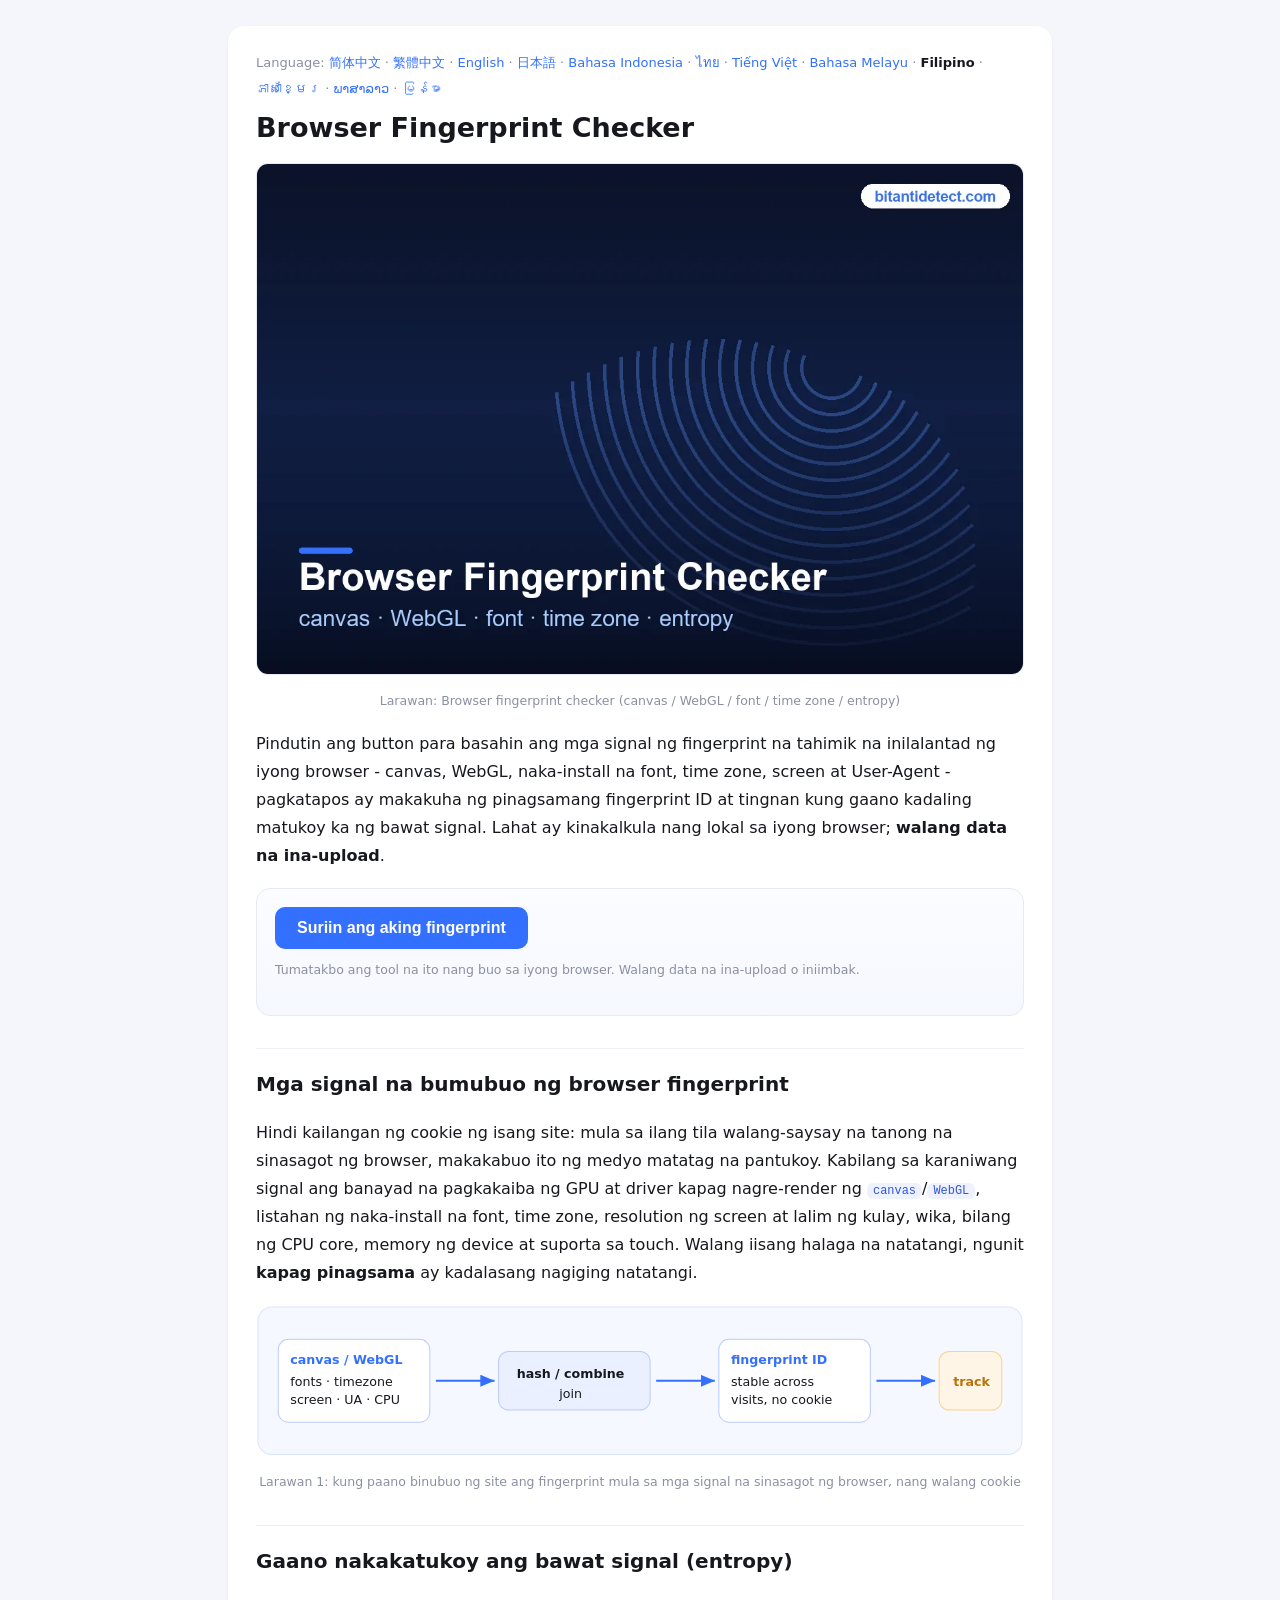
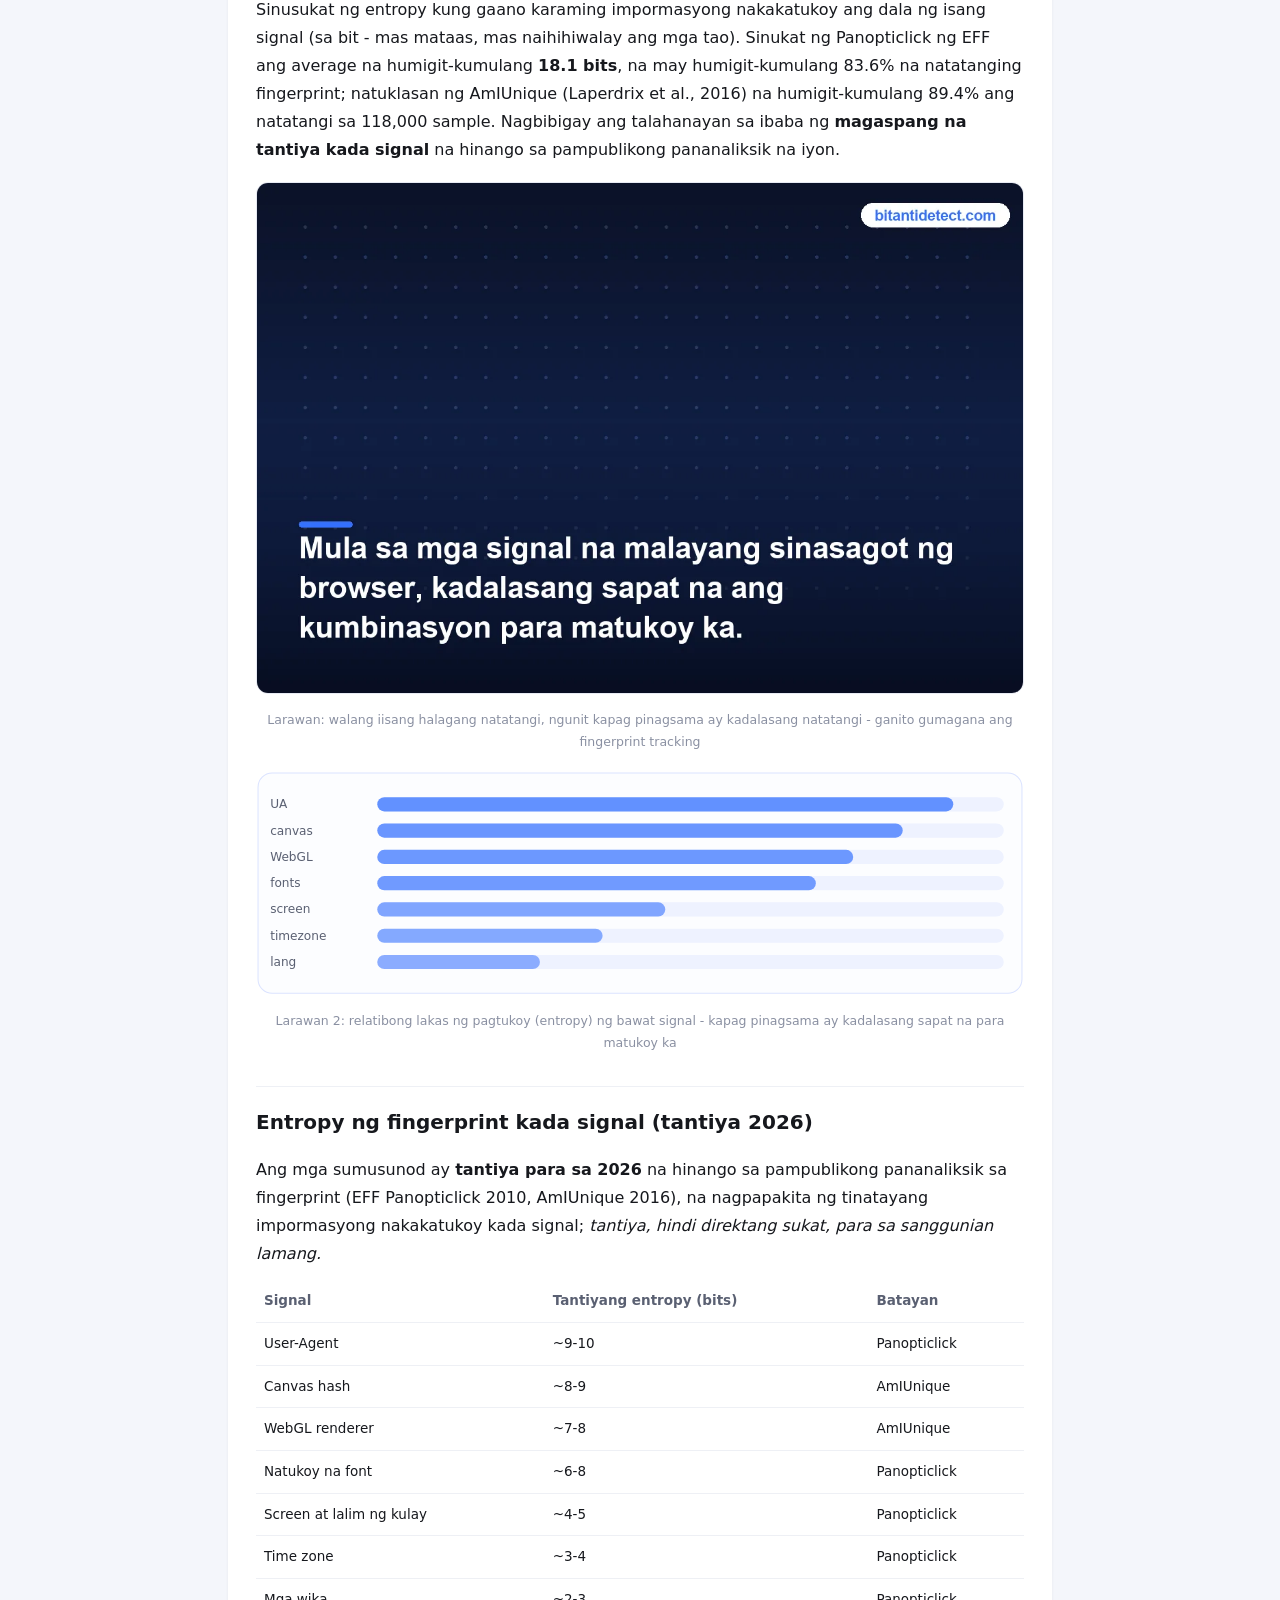
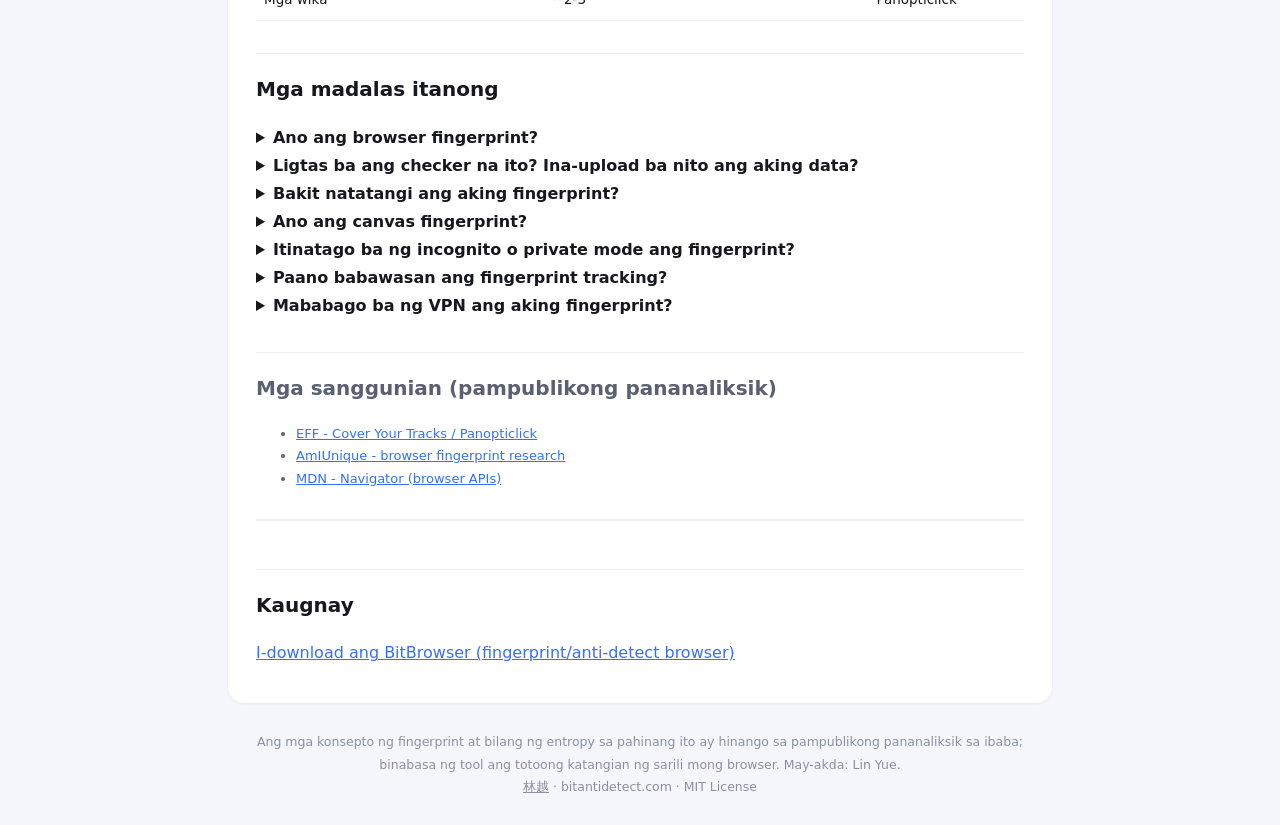
<file: fil/index.html>
<!DOCTYPE html><html lang="fil"><head><meta charset="utf-8">
<meta name="viewport" content="width=device-width,initial-scale=1">
<title>Browser Fingerprint Checker - pagsusuri ng canvas, WebGL, font, time zone at entropy</title>
<meta name="description" content="Libreng online na browser fingerprint checker. Basahin ang iyong canvas, WebGL, font, time zone, screen at User-Agent fingerprint, makakuha ng pinagsamang fingerprint ID at tantiya ng pagkaka-natatangi (entropy) batay sa pampublikong pananaliksik. Tumatakbo nang lokal, walang data na ina-upload.">
<meta name="robots" content="index,follow,max-image-preview:large">
<link rel="canonical" href="https://iistostas.github.io/fil/">
<link rel="alternate" hreflang="zh-Hans" href="https://iistostas.github.io/">
<link rel="alternate" hreflang="zh-Hant" href="https://iistostas.github.io/zh-tw/">
<link rel="alternate" hreflang="en" href="https://iistostas.github.io/en/">
<link rel="alternate" hreflang="ja" href="https://iistostas.github.io/ja/">
<link rel="alternate" hreflang="id" href="https://iistostas.github.io/id/">
<link rel="alternate" hreflang="th" href="https://iistostas.github.io/th/">
<link rel="alternate" hreflang="vi" href="https://iistostas.github.io/vi/">
<link rel="alternate" hreflang="ms" href="https://iistostas.github.io/ms/">
<link rel="alternate" hreflang="fil" href="https://iistostas.github.io/fil/">
<link rel="alternate" hreflang="km" href="https://iistostas.github.io/km/">
<link rel="alternate" hreflang="lo" href="https://iistostas.github.io/lo/">
<link rel="alternate" hreflang="my" href="https://iistostas.github.io/my/">
<link rel="alternate" hreflang="x-default" href="https://iistostas.github.io/">
<link rel="icon" href="/favicon.svg" type="image/svg+xml">
<link rel="stylesheet" href="/style.css">
<script type="application/ld+json">
{
 "@context": "https://schema.org",
 "@graph": [
  {
   "@type": "WebApplication",
   "name": "Browser Fingerprint Checker",
   "url": "https://iistostas.github.io/fil/",
   "applicationCategory": "SecurityApplication",
   "operatingSystem": "Web browser",
   "inLanguage": "fil",
   "description": "Libreng online na browser fingerprint checker. Basahin ang iyong canvas, WebGL, font, time zone, screen at User-Agent fingerprint, makakuha ng pinagsamang fingerprint ID at tantiya ng pagkaka-natatangi (entropy) batay sa pampublikong pananaliksik. Tumatakbo nang lokal, walang data na ina-upload.",
   "isAccessibleForFree": true,
   "browserRequirements": "Requires JavaScript",
   "author": {
    "@type": "Person",
    "name": "林越",
    "url": "https://iistostas.github.io/about-linyue/"
   },
   "offers": {
    "@type": "Offer",
    "price": "0",
    "priceCurrency": "USD"
   }
  },
  {
   "@type": "FAQPage",
   "inLanguage": "fil",
   "url": "https://iistostas.github.io/fil/",
   "mainEntity": [
    {
     "@type": "Question",
     "name": "Ano ang browser fingerprint?",
     "acceptedAnswer": {
      "@type": "Answer",
      "text": "Ang browser fingerprint ay isang pantukoy na binuo sa pamamagitan ng pagsasama ng mga katangiang inilalantad ng iyong browser at device (user agent, screen, time zone, font, canvas/WebGL rendering at iba pa). Kahit walang cookie, makikilala ng site ang parehong browser sa iba't ibang pagbisita."
     }
    },
    {
     "@type": "Question",
     "name": "Ligtas ba ang checker na ito? Ina-upload ba nito ang aking data?",
     "acceptedAnswer": {
      "@type": "Answer",
      "text": "Hindi. Lahat ng pagbabasa at pagkalkula ay nangyayari nang lokal sa browser gamit ang JavaScript; ipinapakita ang resulta sa pahinang ito lamang at hindi kailanman ipinapadala sa anumang server o iniimbak."
     }
    },
    {
     "@type": "Question",
     "name": "Bakit natatangi ang aking fingerprint?",
     "acceptedAnswer": {
      "@type": "Answer",
      "text": "Ang iisang katangian (tulad ng time zone) ay magkapareho sa maraming tao, ngunit ang dose-dosenang katangiang pinagsama ay lumilikha ng napakalaking espasyo ng halaga. Ipinapakita ng pampublikong pananaliksik na karamihan sa browser ay may natatanging pinagsamang fingerprint, kaya matutunton sa iba't ibang site nang hindi nag-lo-log in."
     }
    },
    {
     "@type": "Question",
     "name": "Ano ang canvas fingerprint?",
     "acceptedAnswer": {
      "@type": "Answer",
      "text": "Gumuguhit ang browser ng parehong teksto o hugis sa nakatagong canvas at babasahin muli ang mga pixel. Ang magkakaibang GPU, driver, system font at anti-aliasing ay lumilikha ng maliit ngunit matatag na pagkakaiba, kaya isa ang canvas sa pinakanakakatukoy na signal."
     }
    },
    {
     "@type": "Question",
     "name": "Itinatago ba ng incognito o private mode ang fingerprint?",
     "acceptedAnswer": {
      "@type": "Answer",
      "text": "Kadalasan ay hindi. Nililinis ng private mode ang cookie at lokal na kasaysayan, ngunit nananatiling nakalantad ang canvas, WebGL, font, time zone at mga katulad na signal, kaya hindi sapat ang private mode lamang para makaiwas sa fingerprint tracking."
     }
    },
    {
     "@type": "Question",
     "name": "Paano babawasan ang fingerprint tracking?",
     "acceptedAnswer": {
      "@type": "Answer",
      "text": "Maaari mong paliitin ang pagkalantad (gumamit ng karaniwang setting, i-disable ang ilang API) o gumamit ng anti-detect browser para sa maraming account - nagtatalaga ito sa bawat profile ng hiwalay, makokontrol at magkatugmang fingerprint para hindi maiugnay ang mga account."
     }
    },
    {
     "@type": "Question",
     "name": "Mababago ba ng VPN ang aking fingerprint?",
     "acceptedAnswer": {
      "@type": "Answer",
      "text": "Hindi. Pinapalitan lang ng VPN ang exit IP; hindi nito binabago ang canvas, font, time zone o user-agent, kaya pareho pa rin ang fingerprint pagkatapos palitan ang IP."
     }
    }
   ]
  }
 ]
}
</script>
</head>
<body><div class="wrap"><main>
<nav class="lang">Language: <a href="/">简体中文</a> · <a href="/zh-tw/">繁體中文</a> · <a href="/en/">English</a> · <a href="/ja/">日本語</a> · <a href="/id/">Bahasa Indonesia</a> · <a href="/th/">ไทย</a> · <a href="/vi/">Tiếng Việt</a> · <a href="/ms/">Bahasa Melayu</a> · <strong>Filipino</strong> · <a href="/km/">ភាសាខ្មែរ</a> · <a href="/lo/">ພາສາລາວ</a> · <a href="/my/">မြန်မာ</a></nav>
<h1>Browser Fingerprint Checker</h1>
<figure class="i4png"><picture><source type="image/webp" srcset="/img/cover_fil.webp"><img src="/img/cover_fil.png" alt="Ilustrasyon ng browser fingerprint checker tool" fetchpriority="high" width="1120" height="746" style="width:100%;height:auto;border-radius:12px;border:1px solid #e7eaf3"></picture><figcaption>Larawan: Browser fingerprint checker (canvas / WebGL / font / time zone / entropy)</figcaption></figure>
<p>Pindutin ang button para basahin ang mga signal ng fingerprint na tahimik na inilalantad ng iyong browser - canvas, WebGL, naka-install na font, time zone, screen at User-Agent - pagkatapos ay makakuha ng pinagsamang fingerprint ID at tingnan kung gaano kadaling matukoy ka ng bawat signal. Lahat ay kinakalkula nang lokal sa iyong browser; <strong>walang data na ina-upload</strong>.</p>
<div class="tool"><button id="run" type="button">Suriin ang aking fingerprint</button><div class="note">Tumatakbo ang tool na ito nang buo sa iyong browser. Walang data na ina-upload o iniimbak.</div><div id="fp"></div></div>
<h2>Mga signal na bumubuo ng browser fingerprint</h2>
<p>Hindi kailangan ng cookie ng isang site: mula sa ilang tila walang-saysay na tanong na sinasagot ng browser, makakabuo ito ng medyo matatag na pantukoy. Kabilang sa karaniwang signal ang banayad na pagkakaiba ng GPU at driver kapag nagre-render ng <code>canvas</code>/<code>WebGL</code>, listahan ng naka-install na font, time zone, resolution ng screen at lalim ng kulay, wika, bilang ng CPU core, memory ng device at suporta sa touch. Walang iisang halaga na natatangi, ngunit <strong>kapag pinagsama</strong> ay kadalasang nagiging natatangi.</p>
<figure><svg viewBox="0 0 760 150" xmlns="http://www.w3.org/2000/svg" role="img" aria-label="Larawan 1: kung paano binubuo ng site ang fingerprint mula sa mga signal na sinasagot ng browser, nang walang cookie"><rect x="2" y="2" width="756" height="146" rx="14" fill="#f6f8ff" stroke="#dbe3ff"/><g font-family="system-ui,Arial" font-size="12.5" fill="#16181d"><rect x="22" y="34" width="150" height="82" rx="10" fill="#fff" stroke="#bcccff"/><text x="34" y="58" font-weight="700" fill="#3370ff">canvas / WebGL</text><text x="34" y="80">fonts · timezone</text><text x="34" y="98">screen · UA · CPU</text><path d="M178 75 H236" stroke="#3370ff" stroke-width="2" marker-end="url(#a)"/><rect x="240" y="46" width="150" height="58" rx="10" fill="#eaf0ff" stroke="#bcccff"/><text x="258" y="72" font-weight="700">hash / combine</text><text x="300" y="92">join</text><path d="M396 75 H454" stroke="#3370ff" stroke-width="2" marker-end="url(#a)"/><rect x="458" y="34" width="150" height="82" rx="10" fill="#fff" stroke="#bcccff"/><text x="470" y="58" font-weight="700" fill="#3370ff">fingerprint ID</text><text x="470" y="80">stable across</text><text x="470" y="98">visits, no cookie</text><path d="M614 75 H672" stroke="#3370ff" stroke-width="2" marker-end="url(#a)"/><rect x="676" y="46" width="62" height="58" rx="10" fill="#fff5e6" stroke="#ffd28a"/><text x="690" y="80" font-weight="700" fill="#b8730a">track</text></g><defs><marker id="a" markerWidth="9" markerHeight="9" refX="7" refY="3" orient="auto"><path d="M0 0 L7 3 L0 6 z" fill="#3370ff"/></marker></defs></svg><figcaption>Larawan 1: kung paano binubuo ng site ang fingerprint mula sa mga signal na sinasagot ng browser, nang walang cookie</figcaption></figure>
<h2>Gaano nakakatukoy ang bawat signal (entropy)</h2>
<p>Sinusukat ng entropy kung gaano karaming impormasyong nakakatukoy ang dala ng isang signal (sa bit - mas mataas, mas naihihiwalay ang mga tao). Sinukat ng Panopticlick ng EFF ang average na humigit-kumulang <strong>18.1 bits</strong>, na may humigit-kumulang 83.6% na natatanging fingerprint; natuklasan ng AmIUnique (Laperdrix et al., 2016) na humigit-kumulang 89.4% ang natatangi sa 118,000 sample. Nagbibigay ang talahanayan sa ibaba ng <strong>magaspang na tantiya kada signal</strong> na hinango sa pampublikong pananaliksik na iyon.</p>
<figure class="i4png"><picture><source type="image/webp" srcset="/img/board_fil.webp"><img src="/img/board_fil.png" alt="Relatibong lakas ng pagtukoy ng mga fingerprint signal" loading="lazy" width="1120" height="746" style="width:100%;height:auto;border-radius:12px;border:1px solid #e7eaf3"></picture><figcaption>Larawan: walang iisang halagang natatangi, ngunit kapag pinagsama ay kadalasang natatangi - ganito gumagana ang fingerprint tracking</figcaption></figure>
<figure><svg viewBox="0 0 760 222" xmlns="http://www.w3.org/2000/svg" role="img" aria-label="Larawan 2: relatibong lakas ng pagtukoy (entropy) ng bawat signal - kapag pinagsama ay kadalasang sapat na para matukoy ka"><rect x="2" y="2" width="756" height="218" rx="14" fill="#fcfdff" stroke="#dbe3ff"/><g font-family="system-ui,Arial"><text x="14" y="37" font-size="12" fill="#5a6072">UA</text><rect x="120" y="26" width="620" height="14" rx="7" fill="#eef2ff"/><rect x="120" y="26" width="570" height="14" rx="7" fill="#3370ff" opacity="0.74"/><text x="14" y="63" font-size="12" fill="#5a6072">canvas</text><rect x="120" y="52" width="620" height="14" rx="7" fill="#eef2ff"/><rect x="120" y="52" width="520" height="14" rx="7" fill="#3370ff" opacity="0.71"/><text x="14" y="89" font-size="12" fill="#5a6072">WebGL</text><rect x="120" y="78" width="620" height="14" rx="7" fill="#eef2ff"/><rect x="120" y="78" width="471" height="14" rx="7" fill="#3370ff" opacity="0.69"/><text x="14" y="115" font-size="12" fill="#5a6072">fonts</text><rect x="120" y="104" width="620" height="14" rx="7" fill="#eef2ff"/><rect x="120" y="104" width="434" height="14" rx="7" fill="#3370ff" opacity="0.67"/><text x="14" y="141" font-size="12" fill="#5a6072">screen</text><rect x="120" y="130" width="620" height="14" rx="7" fill="#eef2ff"/><rect x="120" y="130" width="285" height="14" rx="7" fill="#3370ff" opacity="0.59"/><text x="14" y="167" font-size="12" fill="#5a6072">timezone</text><rect x="120" y="156" width="620" height="14" rx="7" fill="#eef2ff"/><rect x="120" y="156" width="223" height="14" rx="7" fill="#3370ff" opacity="0.56"/><text x="14" y="193" font-size="12" fill="#5a6072">lang</text><rect x="120" y="182" width="620" height="14" rx="7" fill="#eef2ff"/><rect x="120" y="182" width="161" height="14" rx="7" fill="#3370ff" opacity="0.53"/></g></svg><figcaption>Larawan 2: relatibong lakas ng pagtukoy (entropy) ng bawat signal - kapag pinagsama ay kadalasang sapat na para matukoy ka</figcaption></figure>
<section class="i4data" id="i4data">
<h2>Entropy ng fingerprint kada signal (tantiya 2026)</h2>
<p>Ang mga sumusunod ay <strong>tantiya para sa 2026</strong> na hinango sa pampublikong pananaliksik sa fingerprint (EFF Panopticlick 2010, AmIUnique 2016), na nagpapakita ng tinatayang impormasyong nakakatukoy kada signal; <em>tantiya, hindi direktang sukat, para sa sanggunian lamang.</em></p>
<table><tr><th>Signal</th><th>Tantiyang entropy (bits)</th><th>Batayan</th></tr>
<tr><td>User-Agent</td><td>~9-10</td><td>Panopticlick</td></tr>
<tr><td>Canvas hash</td><td>~8-9</td><td>AmIUnique</td></tr>
<tr><td>WebGL renderer</td><td>~7-8</td><td>AmIUnique</td></tr>
<tr><td>Natukoy na font</td><td>~6-8</td><td>Panopticlick</td></tr>
<tr><td>Screen at lalim ng kulay</td><td>~4-5</td><td>Panopticlick</td></tr>
<tr><td>Time zone</td><td>~3-4</td><td>Panopticlick</td></tr>
<tr><td>Mga wika</td><td>~2-3</td><td>Panopticlick</td></tr>
</table>
</section>
<h2>Mga madalas itanong</h2>
<details class="faq"><summary><strong>Ano ang browser fingerprint?</strong></summary>
<p>Ang browser fingerprint ay isang pantukoy na binuo sa pamamagitan ng pagsasama ng mga katangiang inilalantad ng iyong browser at device (user agent, screen, time zone, font, canvas/WebGL rendering at iba pa). Kahit walang cookie, makikilala ng site ang parehong browser sa iba't ibang pagbisita.</p></details>
<details class="faq"><summary><strong>Ligtas ba ang checker na ito? Ina-upload ba nito ang aking data?</strong></summary>
<p>Hindi. Lahat ng pagbabasa at pagkalkula ay nangyayari nang lokal sa browser gamit ang JavaScript; ipinapakita ang resulta sa pahinang ito lamang at hindi kailanman ipinapadala sa anumang server o iniimbak.</p></details>
<details class="faq"><summary><strong>Bakit natatangi ang aking fingerprint?</strong></summary>
<p>Ang iisang katangian (tulad ng time zone) ay magkapareho sa maraming tao, ngunit ang dose-dosenang katangiang pinagsama ay lumilikha ng napakalaking espasyo ng halaga. Ipinapakita ng pampublikong pananaliksik na karamihan sa browser ay may natatanging pinagsamang fingerprint, kaya matutunton sa iba't ibang site nang hindi nag-lo-log in.</p></details>
<details class="faq"><summary><strong>Ano ang canvas fingerprint?</strong></summary>
<p>Gumuguhit ang browser ng parehong teksto o hugis sa nakatagong canvas at babasahin muli ang mga pixel. Ang magkakaibang GPU, driver, system font at anti-aliasing ay lumilikha ng maliit ngunit matatag na pagkakaiba, kaya isa ang canvas sa pinakanakakatukoy na signal.</p></details>
<details class="faq"><summary><strong>Itinatago ba ng incognito o private mode ang fingerprint?</strong></summary>
<p>Kadalasan ay hindi. Nililinis ng private mode ang cookie at lokal na kasaysayan, ngunit nananatiling nakalantad ang canvas, WebGL, font, time zone at mga katulad na signal, kaya hindi sapat ang private mode lamang para makaiwas sa fingerprint tracking.</p></details>
<details class="faq"><summary><strong>Paano babawasan ang fingerprint tracking?</strong></summary>
<p>Maaari mong paliitin ang pagkalantad (gumamit ng karaniwang setting, i-disable ang ilang API) o gumamit ng anti-detect browser para sa maraming account - nagtatalaga ito sa bawat profile ng hiwalay, makokontrol at magkatugmang fingerprint para hindi maiugnay ang mga account.</p></details>
<details class="faq"><summary><strong>Mababago ba ng VPN ang aking fingerprint?</strong></summary>
<p>Hindi. Pinapalitan lang ng VPN ang exit IP; hindi nito binabago ang canvas, font, time zone o user-agent, kaya pareho pa rin ang fingerprint pagkatapos palitan ang IP.</p></details>
<div class="sources"><h2>Mga sanggunian (pampublikong pananaliksik)</h2><ul><li><a href="https://coveryourtracks.eff.org/" rel="nofollow noopener" target="_blank">EFF - Cover Your Tracks / Panopticlick</a></li><li><a href="https://amiunique.org/" rel="nofollow noopener" target="_blank">AmIUnique - browser fingerprint research</a></li><li><a href="https://developer.mozilla.org/en-US/docs/Web/API/Navigator" rel="nofollow noopener" target="_blank">MDN - Navigator (browser APIs)</a></li></ul></div>
<div class="related"><h2>Kaugnay</h2>
<p><a href="https://bitantidetect.com/download/">I-download ang BitBrowser (fingerprint/anti-detect browser)</a></p></div>
</main>
<footer>Ang mga konsepto ng fingerprint at bilang ng entropy sa pahinang ito ay hinango sa pampublikong pananaliksik sa ibaba; binabasa ng tool ang totoong katangian ng sarili mong browser. May-akda: Lin Yue.<br><a href="/about-linyue/">林越</a> · bitantidetect.com · MIT License</footer>
</div>
<script>window.FPL={"idlbl": "Ang iyong pinagsamang fingerprint ID", "uniq": "Pagkaka-natatangi", "uniqval": "Malamang na nakakapagtukoy ang kumbinasyong ito ng mga halaga - habang mas hindi pangkaraniwan ang iyong mga halaga, mas madali kang ibukod sa karamihan.", "run": "Suriin ang aking fingerprint", "note": "Tumatakbo ang tool na ito nang buo sa iyong browser. Walang data na ina-upload o iniimbak.", "dim": {"ua": "User-Agent", "platform": "Platform / OS", "langs": "Mga wika", "screen": "Screen at lalim ng kulay", "tz": "Time zone", "cpu": "CPU cores", "mem": "Memory ng device", "touch": "Touch points", "canvas": "Canvas hash", "webglv": "WebGL vendor", "webglr": "WebGL renderer", "fonts": "Natukoy na font", "audio": "Audio sample rate", "cookie": "Naka-enable ang cookie", "dnt": "Do Not Track", "fpid": "Pinagsamang fingerprint ID"}, "yes": "oo", "no": "hindi", "na": "n/a"};</script>
<script src="/app.js"></script></body></html>
</file>
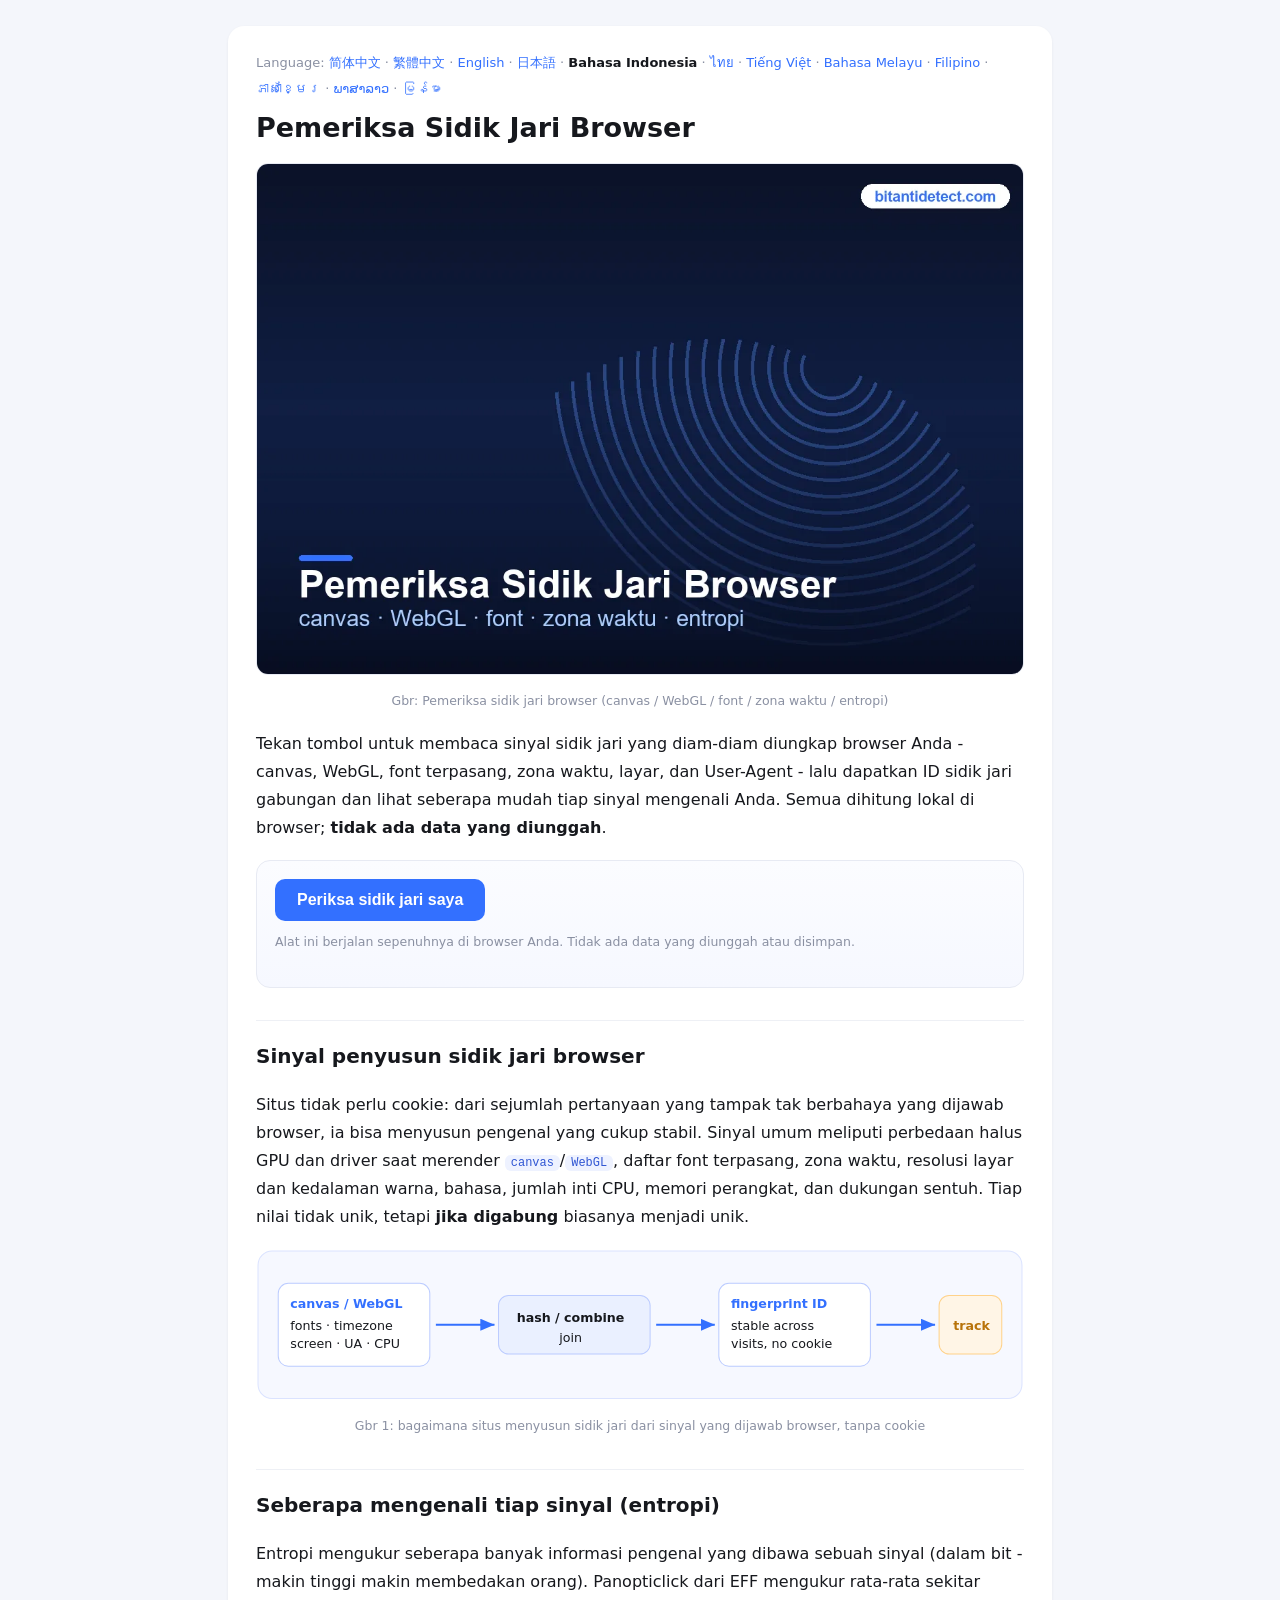
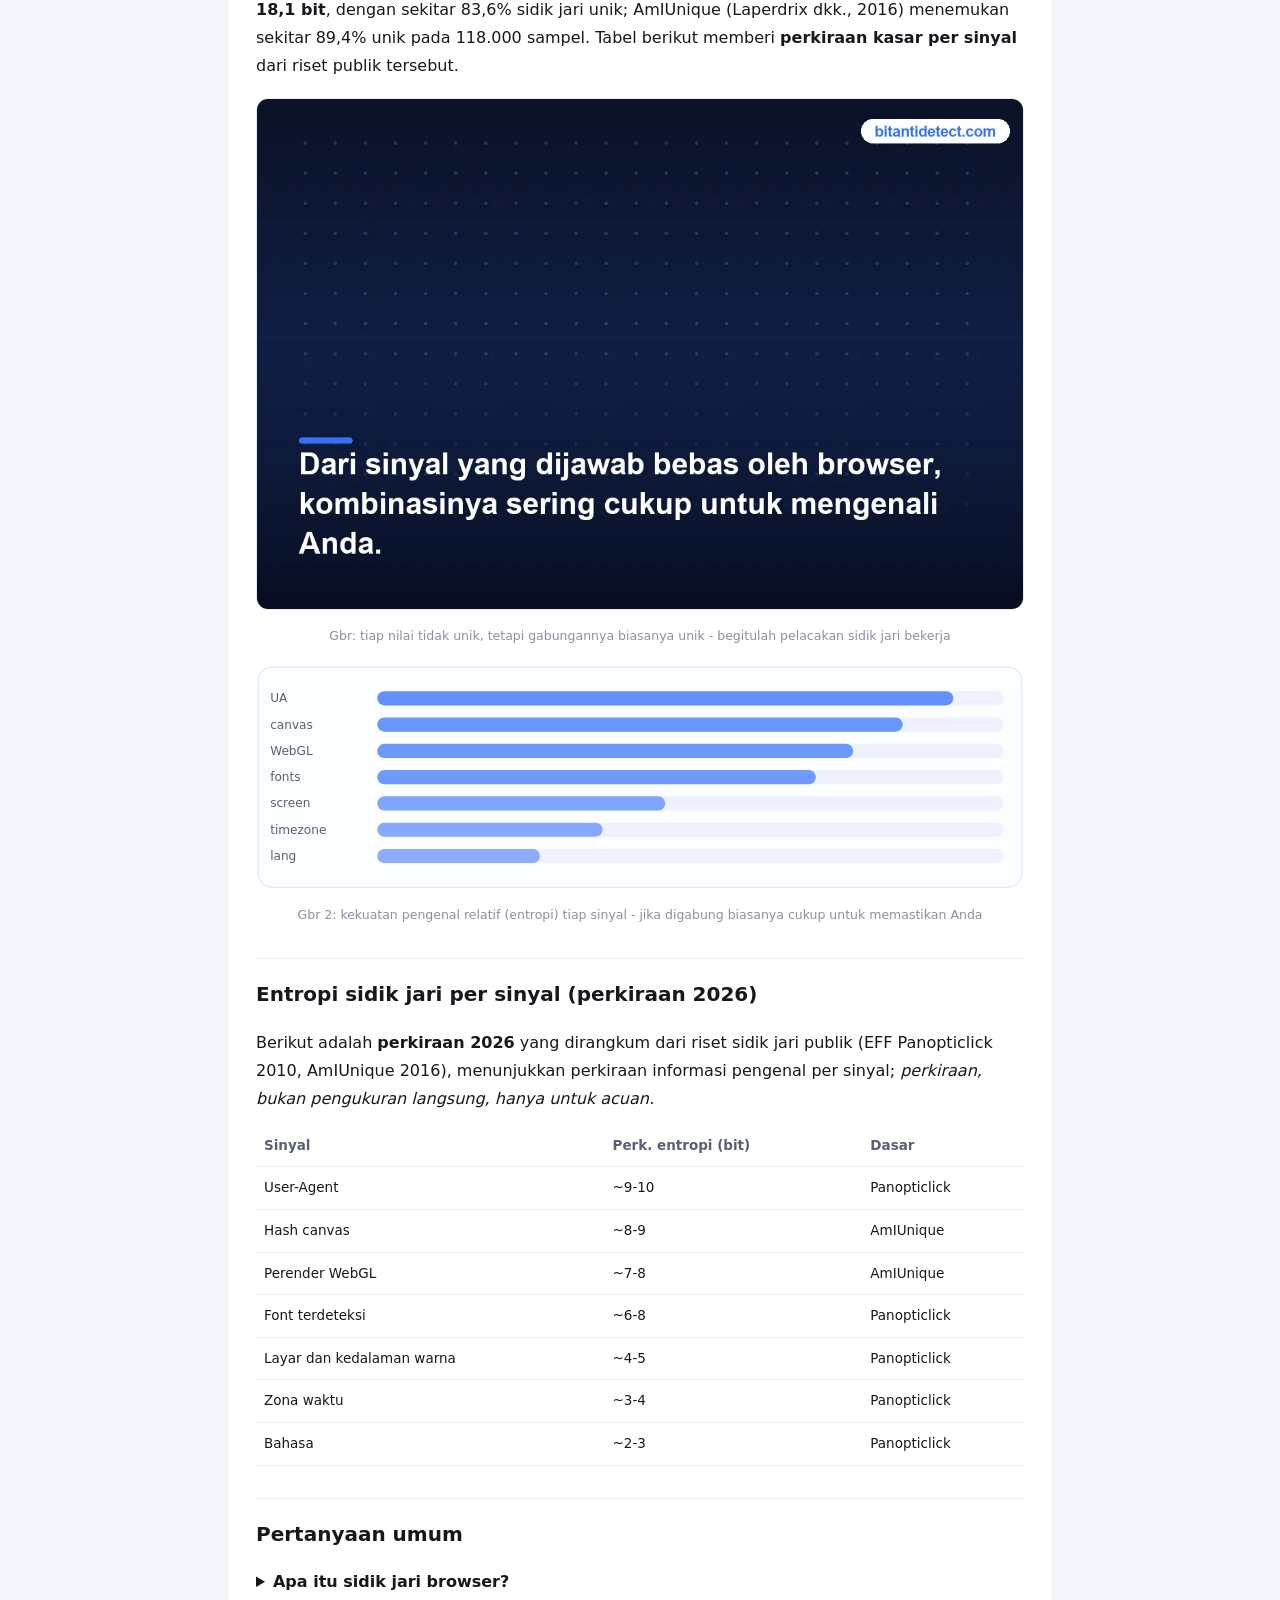
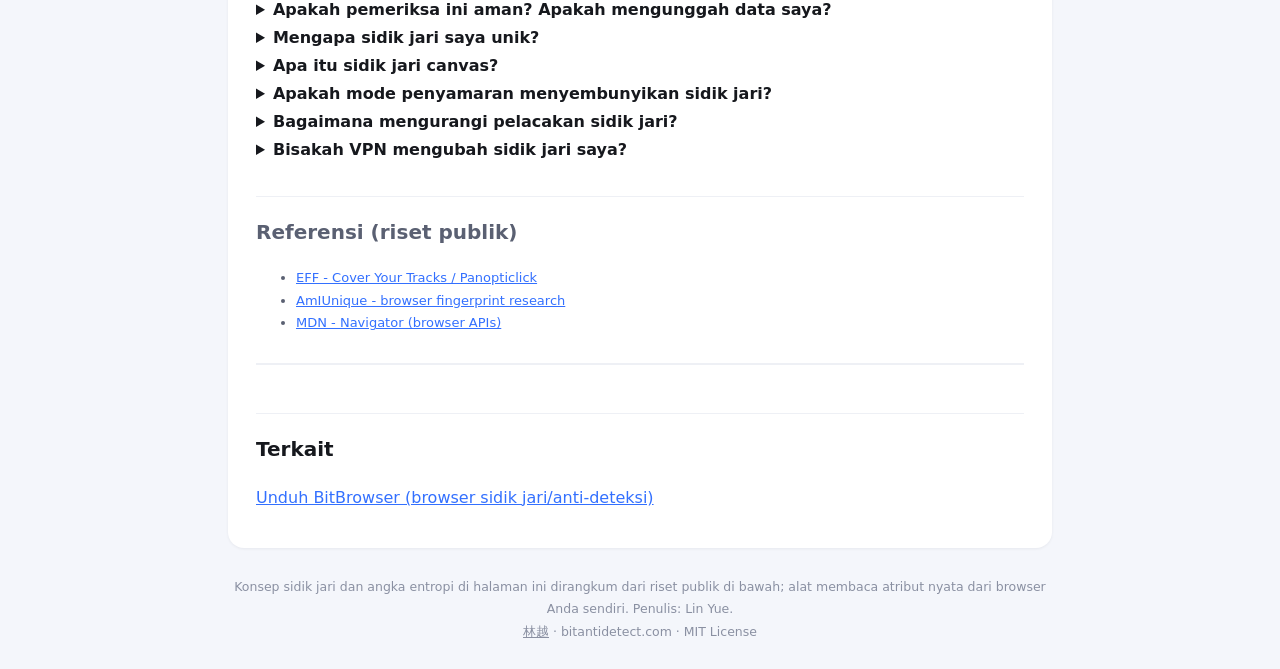
<file: id/index.html>
<!DOCTYPE html><html lang="id"><head><meta charset="utf-8">
<meta name="viewport" content="width=device-width,initial-scale=1">
<title>Pemeriksa Sidik Jari Browser - tes canvas, WebGL, font, zona waktu dan entropi</title>
<meta name="description" content="Pemeriksa sidik jari browser online gratis. Baca sidik jari canvas, WebGL, font, zona waktu, layar, dan User-Agent Anda, dapatkan ID sidik jari gabungan serta perkiraan keunikan (entropi) berdasarkan riset publik. Berjalan lokal, tidak ada data yang diunggah.">
<meta name="robots" content="index,follow,max-image-preview:large">
<link rel="canonical" href="https://iistostas.github.io/id/">
<link rel="alternate" hreflang="zh-Hans" href="https://iistostas.github.io/">
<link rel="alternate" hreflang="zh-Hant" href="https://iistostas.github.io/zh-tw/">
<link rel="alternate" hreflang="en" href="https://iistostas.github.io/en/">
<link rel="alternate" hreflang="ja" href="https://iistostas.github.io/ja/">
<link rel="alternate" hreflang="id" href="https://iistostas.github.io/id/">
<link rel="alternate" hreflang="th" href="https://iistostas.github.io/th/">
<link rel="alternate" hreflang="vi" href="https://iistostas.github.io/vi/">
<link rel="alternate" hreflang="ms" href="https://iistostas.github.io/ms/">
<link rel="alternate" hreflang="fil" href="https://iistostas.github.io/fil/">
<link rel="alternate" hreflang="km" href="https://iistostas.github.io/km/">
<link rel="alternate" hreflang="lo" href="https://iistostas.github.io/lo/">
<link rel="alternate" hreflang="my" href="https://iistostas.github.io/my/">
<link rel="alternate" hreflang="x-default" href="https://iistostas.github.io/">
<link rel="icon" href="/favicon.svg" type="image/svg+xml">
<link rel="stylesheet" href="/style.css">
<script type="application/ld+json">
{
 "@context": "https://schema.org",
 "@graph": [
  {
   "@type": "WebApplication",
   "name": "Pemeriksa Sidik Jari Browser",
   "url": "https://iistostas.github.io/id/",
   "applicationCategory": "SecurityApplication",
   "operatingSystem": "Web browser",
   "inLanguage": "id",
   "description": "Pemeriksa sidik jari browser online gratis. Baca sidik jari canvas, WebGL, font, zona waktu, layar, dan User-Agent Anda, dapatkan ID sidik jari gabungan serta perkiraan keunikan (entropi) berdasarkan riset publik. Berjalan lokal, tidak ada data yang diunggah.",
   "isAccessibleForFree": true,
   "browserRequirements": "Requires JavaScript",
   "author": {
    "@type": "Person",
    "name": "林越",
    "url": "https://iistostas.github.io/about-linyue/"
   },
   "offers": {
    "@type": "Offer",
    "price": "0",
    "priceCurrency": "USD"
   }
  },
  {
   "@type": "FAQPage",
   "inLanguage": "id",
   "url": "https://iistostas.github.io/id/",
   "mainEntity": [
    {
     "@type": "Question",
     "name": "Apa itu sidik jari browser?",
     "acceptedAnswer": {
      "@type": "Answer",
      "text": "Sidik jari browser adalah pengenal yang dibentuk dengan menggabungkan atribut yang diungkap browser dan perangkat Anda (user agent, layar, zona waktu, font, render canvas/WebGL, dan lainnya). Tanpa cookie pun, situs dapat mengenali browser yang sama antar kunjungan."
     }
    },
    {
     "@type": "Question",
     "name": "Apakah pemeriksa ini aman? Apakah mengunggah data saya?",
     "acceptedAnswer": {
      "@type": "Answer",
      "text": "Tidak. Semua pembacaan dan perhitungan terjadi lokal di browser dengan JavaScript; hasil hanya ditampilkan di halaman ini dan tidak pernah dikirim ke server atau disimpan."
     }
    },
    {
     "@type": "Question",
     "name": "Mengapa sidik jari saya unik?",
     "acceptedAnswer": {
      "@type": "Answer",
      "text": "Atribut tunggal (seperti zona waktu) dimiliki banyak orang, tetapi belasan atribut yang digabung menciptakan ruang nilai yang sangat besar. Riset publik menunjukkan sebagian besar browser punya sidik jari gabungan yang unik, sehingga bisa dilacak antar situs tanpa login."
     }
    },
    {
     "@type": "Question",
     "name": "Apa itu sidik jari canvas?",
     "acceptedAnswer": {
      "@type": "Answer",
      "text": "Browser menggambar teks atau bentuk yang sama ke canvas tersembunyi, lalu pikselnya dibaca kembali. GPU, driver, font sistem, dan anti-aliasing yang berbeda menghasilkan perbedaan kecil namun stabil, menjadikan canvas salah satu sinyal paling mengenali."
     }
    },
    {
     "@type": "Question",
     "name": "Apakah mode penyamaran menyembunyikan sidik jari?",
     "acceptedAnswer": {
      "@type": "Answer",
      "text": "Umumnya tidak. Mode privat membersihkan cookie dan riwayat lokal, tetapi canvas, WebGL, font, zona waktu, dan sinyal serupa tetap terungkap, jadi mode privat saja tidak lepas dari pelacakan sidik jari."
     }
    },
    {
     "@type": "Question",
     "name": "Bagaimana mengurangi pelacakan sidik jari?",
     "acceptedAnswer": {
      "@type": "Answer",
      "text": "Anda bisa memperkecil paparan (pakai pengaturan umum, nonaktifkan sebagian API) atau memakai browser anti-deteksi untuk banyak akun - ia memberi tiap profil sidik jari terpisah, terkendali, dan konsisten sehingga akun tetap tak terkait."
     }
    },
    {
     "@type": "Question",
     "name": "Bisakah VPN mengubah sidik jari saya?",
     "acceptedAnswer": {
      "@type": "Answer",
      "text": "Tidak. VPN hanya mengganti IP keluar; ia tidak mengubah canvas, font, zona waktu, atau user-agent, sehingga sidik jari tetap sama setelah ganti IP."
     }
    }
   ]
  }
 ]
}
</script>
</head>
<body><div class="wrap"><main>
<nav class="lang">Language: <a href="/">简体中文</a> · <a href="/zh-tw/">繁體中文</a> · <a href="/en/">English</a> · <a href="/ja/">日本語</a> · <strong>Bahasa Indonesia</strong> · <a href="/th/">ไทย</a> · <a href="/vi/">Tiếng Việt</a> · <a href="/ms/">Bahasa Melayu</a> · <a href="/fil/">Filipino</a> · <a href="/km/">ភាសាខ្មែរ</a> · <a href="/lo/">ພາສາລາວ</a> · <a href="/my/">မြန်မာ</a></nav>
<h1>Pemeriksa Sidik Jari Browser</h1>
<figure class="i4png"><picture><source type="image/webp" srcset="/img/cover_id.webp"><img src="/img/cover_id.png" alt="Ilustrasi alat pemeriksa sidik jari browser" fetchpriority="high" width="1120" height="746" style="width:100%;height:auto;border-radius:12px;border:1px solid #e7eaf3"></picture><figcaption>Gbr: Pemeriksa sidik jari browser (canvas / WebGL / font / zona waktu / entropi)</figcaption></figure>
<p>Tekan tombol untuk membaca sinyal sidik jari yang diam-diam diungkap browser Anda - canvas, WebGL, font terpasang, zona waktu, layar, dan User-Agent - lalu dapatkan ID sidik jari gabungan dan lihat seberapa mudah tiap sinyal mengenali Anda. Semua dihitung lokal di browser; <strong>tidak ada data yang diunggah</strong>.</p>
<div class="tool"><button id="run" type="button">Periksa sidik jari saya</button><div class="note">Alat ini berjalan sepenuhnya di browser Anda. Tidak ada data yang diunggah atau disimpan.</div><div id="fp"></div></div>
<h2>Sinyal penyusun sidik jari browser</h2>
<p>Situs tidak perlu cookie: dari sejumlah pertanyaan yang tampak tak berbahaya yang dijawab browser, ia bisa menyusun pengenal yang cukup stabil. Sinyal umum meliputi perbedaan halus GPU dan driver saat merender <code>canvas</code>/<code>WebGL</code>, daftar font terpasang, zona waktu, resolusi layar dan kedalaman warna, bahasa, jumlah inti CPU, memori perangkat, dan dukungan sentuh. Tiap nilai tidak unik, tetapi <strong>jika digabung</strong> biasanya menjadi unik.</p>
<figure><svg viewBox="0 0 760 150" xmlns="http://www.w3.org/2000/svg" role="img" aria-label="Gbr 1: bagaimana situs menyusun sidik jari dari sinyal yang dijawab browser, tanpa cookie"><rect x="2" y="2" width="756" height="146" rx="14" fill="#f6f8ff" stroke="#dbe3ff"/><g font-family="system-ui,Arial" font-size="12.5" fill="#16181d"><rect x="22" y="34" width="150" height="82" rx="10" fill="#fff" stroke="#bcccff"/><text x="34" y="58" font-weight="700" fill="#3370ff">canvas / WebGL</text><text x="34" y="80">fonts · timezone</text><text x="34" y="98">screen · UA · CPU</text><path d="M178 75 H236" stroke="#3370ff" stroke-width="2" marker-end="url(#a)"/><rect x="240" y="46" width="150" height="58" rx="10" fill="#eaf0ff" stroke="#bcccff"/><text x="258" y="72" font-weight="700">hash / combine</text><text x="300" y="92">join</text><path d="M396 75 H454" stroke="#3370ff" stroke-width="2" marker-end="url(#a)"/><rect x="458" y="34" width="150" height="82" rx="10" fill="#fff" stroke="#bcccff"/><text x="470" y="58" font-weight="700" fill="#3370ff">fingerprint ID</text><text x="470" y="80">stable across</text><text x="470" y="98">visits, no cookie</text><path d="M614 75 H672" stroke="#3370ff" stroke-width="2" marker-end="url(#a)"/><rect x="676" y="46" width="62" height="58" rx="10" fill="#fff5e6" stroke="#ffd28a"/><text x="690" y="80" font-weight="700" fill="#b8730a">track</text></g><defs><marker id="a" markerWidth="9" markerHeight="9" refX="7" refY="3" orient="auto"><path d="M0 0 L7 3 L0 6 z" fill="#3370ff"/></marker></defs></svg><figcaption>Gbr 1: bagaimana situs menyusun sidik jari dari sinyal yang dijawab browser, tanpa cookie</figcaption></figure>
<h2>Seberapa mengenali tiap sinyal (entropi)</h2>
<p>Entropi mengukur seberapa banyak informasi pengenal yang dibawa sebuah sinyal (dalam bit - makin tinggi makin membedakan orang). Panopticlick dari EFF mengukur rata-rata sekitar <strong>18,1 bit</strong>, dengan sekitar 83,6% sidik jari unik; AmIUnique (Laperdrix dkk., 2016) menemukan sekitar 89,4% unik pada 118.000 sampel. Tabel berikut memberi <strong>perkiraan kasar per sinyal</strong> dari riset publik tersebut.</p>
<figure class="i4png"><picture><source type="image/webp" srcset="/img/board_id.webp"><img src="/img/board_id.png" alt="Kekuatan pengenal relatif sinyal sidik jari" loading="lazy" width="1120" height="746" style="width:100%;height:auto;border-radius:12px;border:1px solid #e7eaf3"></picture><figcaption>Gbr: tiap nilai tidak unik, tetapi gabungannya biasanya unik - begitulah pelacakan sidik jari bekerja</figcaption></figure>
<figure><svg viewBox="0 0 760 222" xmlns="http://www.w3.org/2000/svg" role="img" aria-label="Gbr 2: kekuatan pengenal relatif (entropi) tiap sinyal - jika digabung biasanya cukup untuk memastikan Anda"><rect x="2" y="2" width="756" height="218" rx="14" fill="#fcfdff" stroke="#dbe3ff"/><g font-family="system-ui,Arial"><text x="14" y="37" font-size="12" fill="#5a6072">UA</text><rect x="120" y="26" width="620" height="14" rx="7" fill="#eef2ff"/><rect x="120" y="26" width="570" height="14" rx="7" fill="#3370ff" opacity="0.74"/><text x="14" y="63" font-size="12" fill="#5a6072">canvas</text><rect x="120" y="52" width="620" height="14" rx="7" fill="#eef2ff"/><rect x="120" y="52" width="520" height="14" rx="7" fill="#3370ff" opacity="0.71"/><text x="14" y="89" font-size="12" fill="#5a6072">WebGL</text><rect x="120" y="78" width="620" height="14" rx="7" fill="#eef2ff"/><rect x="120" y="78" width="471" height="14" rx="7" fill="#3370ff" opacity="0.69"/><text x="14" y="115" font-size="12" fill="#5a6072">fonts</text><rect x="120" y="104" width="620" height="14" rx="7" fill="#eef2ff"/><rect x="120" y="104" width="434" height="14" rx="7" fill="#3370ff" opacity="0.67"/><text x="14" y="141" font-size="12" fill="#5a6072">screen</text><rect x="120" y="130" width="620" height="14" rx="7" fill="#eef2ff"/><rect x="120" y="130" width="285" height="14" rx="7" fill="#3370ff" opacity="0.59"/><text x="14" y="167" font-size="12" fill="#5a6072">timezone</text><rect x="120" y="156" width="620" height="14" rx="7" fill="#eef2ff"/><rect x="120" y="156" width="223" height="14" rx="7" fill="#3370ff" opacity="0.56"/><text x="14" y="193" font-size="12" fill="#5a6072">lang</text><rect x="120" y="182" width="620" height="14" rx="7" fill="#eef2ff"/><rect x="120" y="182" width="161" height="14" rx="7" fill="#3370ff" opacity="0.53"/></g></svg><figcaption>Gbr 2: kekuatan pengenal relatif (entropi) tiap sinyal - jika digabung biasanya cukup untuk memastikan Anda</figcaption></figure>
<section class="i4data" id="i4data">
<h2>Entropi sidik jari per sinyal (perkiraan 2026)</h2>
<p>Berikut adalah <strong>perkiraan 2026</strong> yang dirangkum dari riset sidik jari publik (EFF Panopticlick 2010, AmIUnique 2016), menunjukkan perkiraan informasi pengenal per sinyal; <em>perkiraan, bukan pengukuran langsung, hanya untuk acuan.</em></p>
<table><tr><th>Sinyal</th><th>Perk. entropi (bit)</th><th>Dasar</th></tr>
<tr><td>User-Agent</td><td>~9-10</td><td>Panopticlick</td></tr>
<tr><td>Hash canvas</td><td>~8-9</td><td>AmIUnique</td></tr>
<tr><td>Perender WebGL</td><td>~7-8</td><td>AmIUnique</td></tr>
<tr><td>Font terdeteksi</td><td>~6-8</td><td>Panopticlick</td></tr>
<tr><td>Layar dan kedalaman warna</td><td>~4-5</td><td>Panopticlick</td></tr>
<tr><td>Zona waktu</td><td>~3-4</td><td>Panopticlick</td></tr>
<tr><td>Bahasa</td><td>~2-3</td><td>Panopticlick</td></tr>
</table>
</section>
<h2>Pertanyaan umum</h2>
<details class="faq"><summary><strong>Apa itu sidik jari browser?</strong></summary>
<p>Sidik jari browser adalah pengenal yang dibentuk dengan menggabungkan atribut yang diungkap browser dan perangkat Anda (user agent, layar, zona waktu, font, render canvas/WebGL, dan lainnya). Tanpa cookie pun, situs dapat mengenali browser yang sama antar kunjungan.</p></details>
<details class="faq"><summary><strong>Apakah pemeriksa ini aman? Apakah mengunggah data saya?</strong></summary>
<p>Tidak. Semua pembacaan dan perhitungan terjadi lokal di browser dengan JavaScript; hasil hanya ditampilkan di halaman ini dan tidak pernah dikirim ke server atau disimpan.</p></details>
<details class="faq"><summary><strong>Mengapa sidik jari saya unik?</strong></summary>
<p>Atribut tunggal (seperti zona waktu) dimiliki banyak orang, tetapi belasan atribut yang digabung menciptakan ruang nilai yang sangat besar. Riset publik menunjukkan sebagian besar browser punya sidik jari gabungan yang unik, sehingga bisa dilacak antar situs tanpa login.</p></details>
<details class="faq"><summary><strong>Apa itu sidik jari canvas?</strong></summary>
<p>Browser menggambar teks atau bentuk yang sama ke canvas tersembunyi, lalu pikselnya dibaca kembali. GPU, driver, font sistem, dan anti-aliasing yang berbeda menghasilkan perbedaan kecil namun stabil, menjadikan canvas salah satu sinyal paling mengenali.</p></details>
<details class="faq"><summary><strong>Apakah mode penyamaran menyembunyikan sidik jari?</strong></summary>
<p>Umumnya tidak. Mode privat membersihkan cookie dan riwayat lokal, tetapi canvas, WebGL, font, zona waktu, dan sinyal serupa tetap terungkap, jadi mode privat saja tidak lepas dari pelacakan sidik jari.</p></details>
<details class="faq"><summary><strong>Bagaimana mengurangi pelacakan sidik jari?</strong></summary>
<p>Anda bisa memperkecil paparan (pakai pengaturan umum, nonaktifkan sebagian API) atau memakai browser anti-deteksi untuk banyak akun - ia memberi tiap profil sidik jari terpisah, terkendali, dan konsisten sehingga akun tetap tak terkait.</p></details>
<details class="faq"><summary><strong>Bisakah VPN mengubah sidik jari saya?</strong></summary>
<p>Tidak. VPN hanya mengganti IP keluar; ia tidak mengubah canvas, font, zona waktu, atau user-agent, sehingga sidik jari tetap sama setelah ganti IP.</p></details>
<div class="sources"><h2>Referensi (riset publik)</h2><ul><li><a href="https://coveryourtracks.eff.org/" rel="nofollow noopener" target="_blank">EFF - Cover Your Tracks / Panopticlick</a></li><li><a href="https://amiunique.org/" rel="nofollow noopener" target="_blank">AmIUnique - browser fingerprint research</a></li><li><a href="https://developer.mozilla.org/en-US/docs/Web/API/Navigator" rel="nofollow noopener" target="_blank">MDN - Navigator (browser APIs)</a></li></ul></div>
<div class="related"><h2>Terkait</h2>
<p><a href="https://bitantidetect.com/download/">Unduh BitBrowser (browser sidik jari/anti-deteksi)</a></p></div>
</main>
<footer>Konsep sidik jari dan angka entropi di halaman ini dirangkum dari riset publik di bawah; alat membaca atribut nyata dari browser Anda sendiri. Penulis: Lin Yue.<br><a href="/about-linyue/">林越</a> · bitantidetect.com · MIT License</footer>
</div>
<script>window.FPL={"idlbl": "ID sidik jari gabungan Anda", "uniq": "Keunikan", "uniqval": "Kombinasi nilai ini kemungkinan dapat mengidentifikasi - makin tidak biasa nilai Anda, makin mudah dipisahkan dari keramaian.", "run": "Periksa sidik jari saya", "note": "Alat ini berjalan sepenuhnya di browser Anda. Tidak ada data yang diunggah atau disimpan.", "dim": {"ua": "User-Agent", "platform": "Platform / OS", "langs": "Bahasa", "screen": "Layar dan kedalaman warna", "tz": "Zona waktu", "cpu": "Inti CPU", "mem": "Memori perangkat", "touch": "Titik sentuh", "canvas": "Hash canvas", "webglv": "Vendor WebGL", "webglr": "Perender WebGL", "fonts": "Font terdeteksi", "audio": "Laju sampel audio", "cookie": "Cookie aktif", "dnt": "Do Not Track", "fpid": "ID sidik jari gabungan"}, "yes": "ya", "no": "tidak", "na": "n/a"};</script>
<script src="/app.js"></script></body></html>
</file>
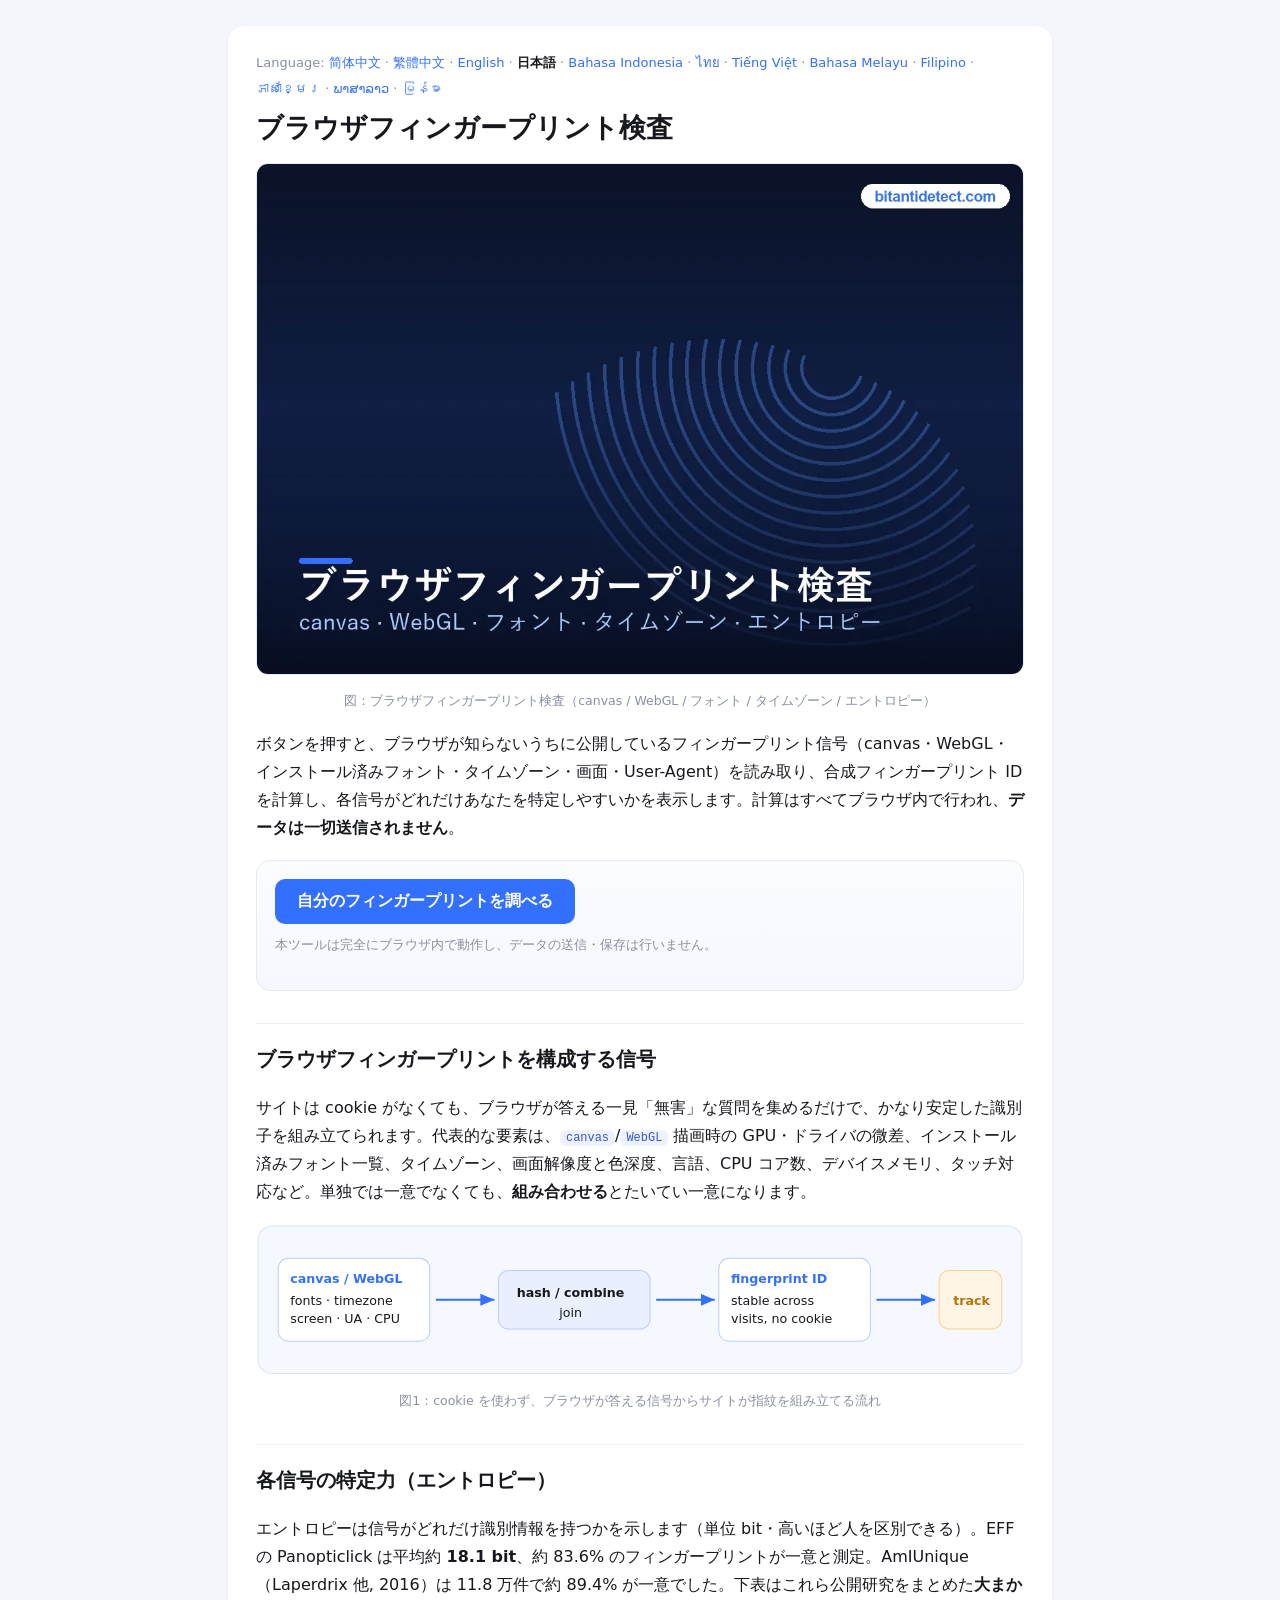
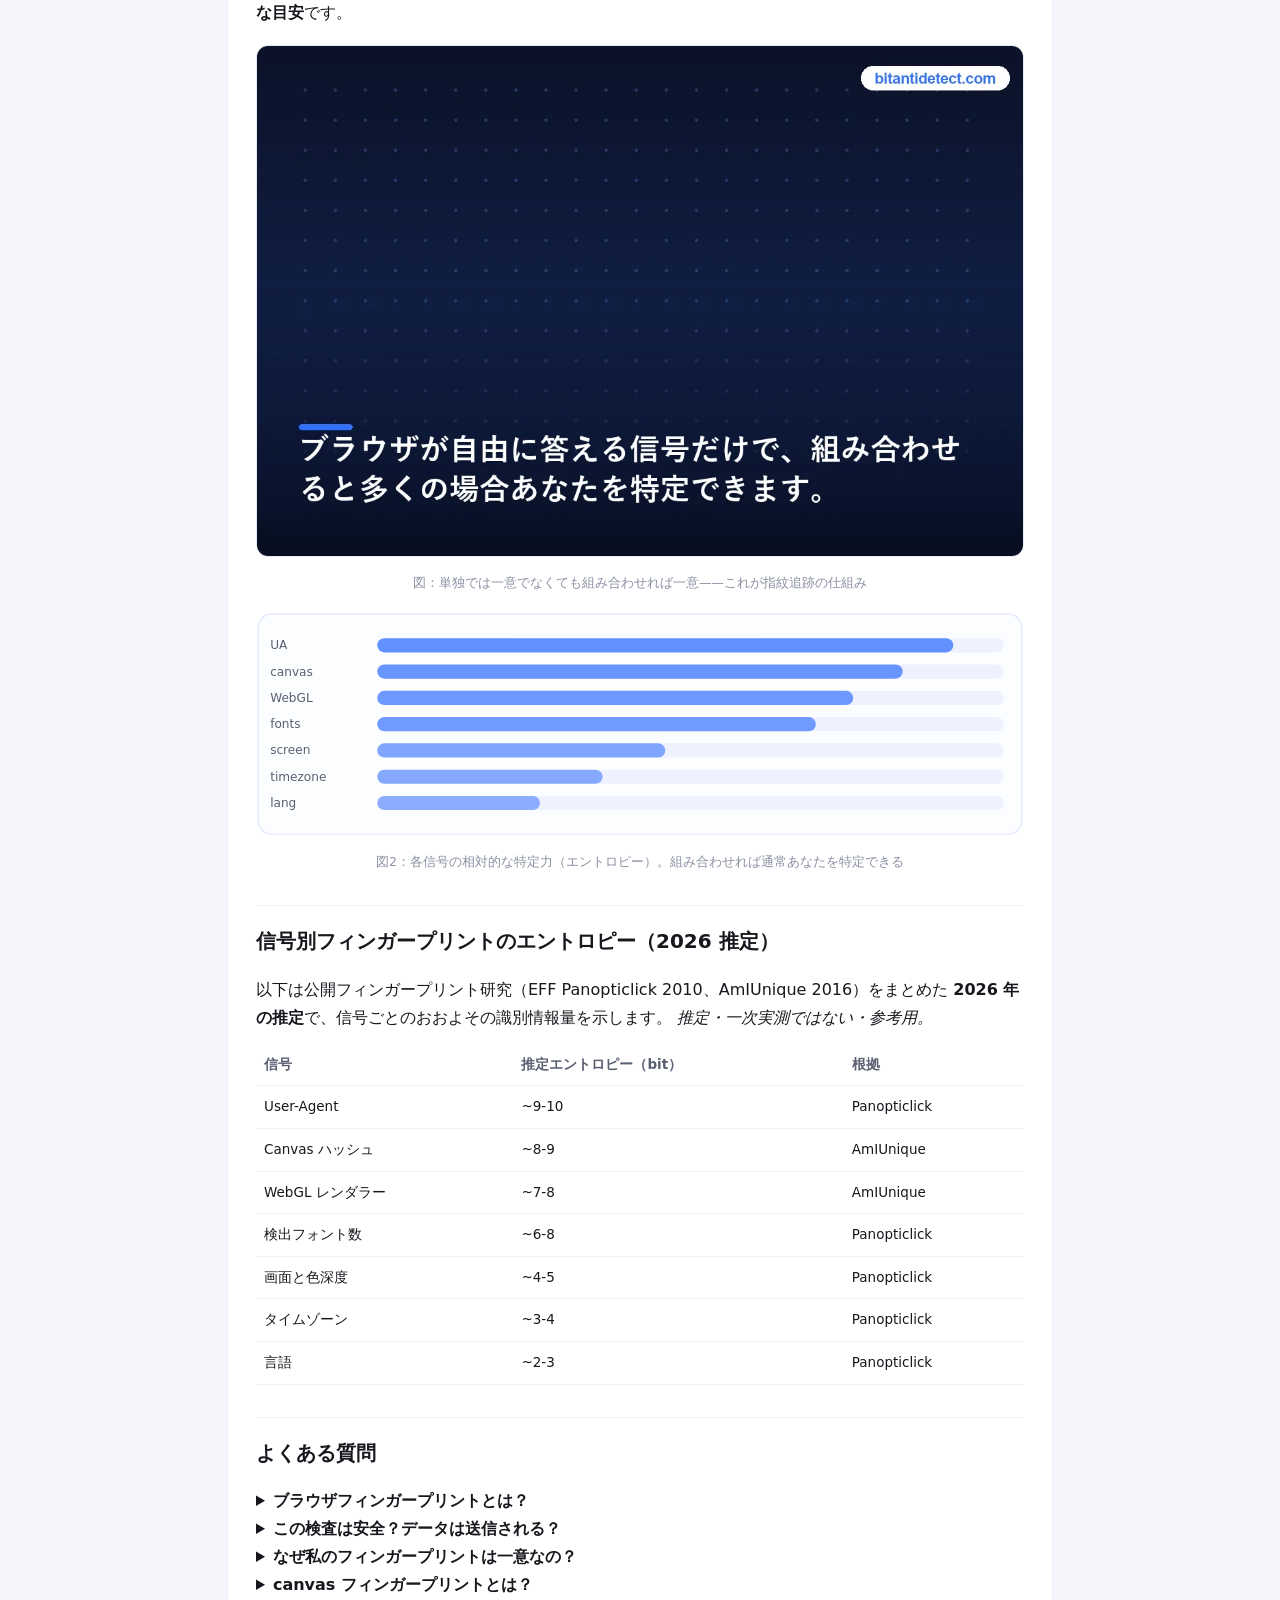
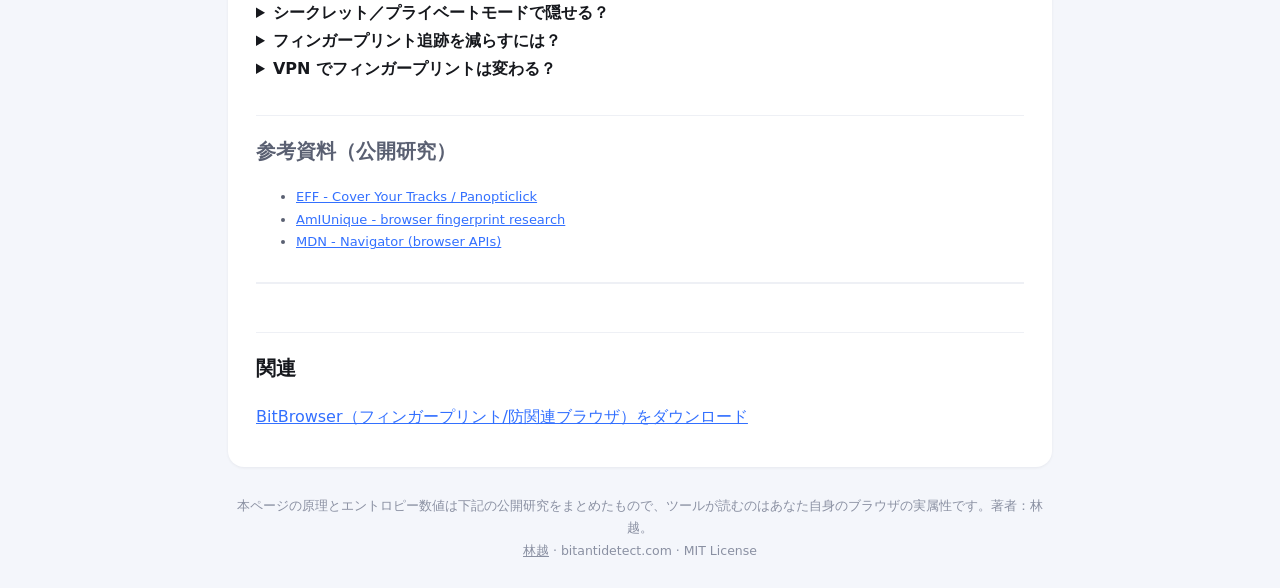
<file: ja/index.html>
<!DOCTYPE html><html lang="ja"><head><meta charset="utf-8">
<meta name="viewport" content="width=device-width,initial-scale=1">
<title>ブラウザフィンガープリント検査 - canvas/WebGL/フォント/タイムゾーン/エントロピー</title>
<meta name="description" content="無料のオンラインブラウザフィンガープリント検査。canvas・WebGL・フォント・タイムゾーン・画面・User-Agent を読み取り、合成フィンガープリント ID と公開研究に基づく一意性（エントロピー）の目安を表示。すべてローカルで実行し、データは送信しません。">
<meta name="robots" content="index,follow,max-image-preview:large">
<link rel="canonical" href="https://iistostas.github.io/ja/">
<link rel="alternate" hreflang="zh-Hans" href="https://iistostas.github.io/">
<link rel="alternate" hreflang="zh-Hant" href="https://iistostas.github.io/zh-tw/">
<link rel="alternate" hreflang="en" href="https://iistostas.github.io/en/">
<link rel="alternate" hreflang="ja" href="https://iistostas.github.io/ja/">
<link rel="alternate" hreflang="id" href="https://iistostas.github.io/id/">
<link rel="alternate" hreflang="th" href="https://iistostas.github.io/th/">
<link rel="alternate" hreflang="vi" href="https://iistostas.github.io/vi/">
<link rel="alternate" hreflang="ms" href="https://iistostas.github.io/ms/">
<link rel="alternate" hreflang="fil" href="https://iistostas.github.io/fil/">
<link rel="alternate" hreflang="km" href="https://iistostas.github.io/km/">
<link rel="alternate" hreflang="lo" href="https://iistostas.github.io/lo/">
<link rel="alternate" hreflang="my" href="https://iistostas.github.io/my/">
<link rel="alternate" hreflang="x-default" href="https://iistostas.github.io/">
<link rel="icon" href="/favicon.svg" type="image/svg+xml">
<link rel="stylesheet" href="/style.css">
<script type="application/ld+json">
{
 "@context": "https://schema.org",
 "@graph": [
  {
   "@type": "WebApplication",
   "name": "ブラウザフィンガープリント検査",
   "url": "https://iistostas.github.io/ja/",
   "applicationCategory": "SecurityApplication",
   "operatingSystem": "Web browser",
   "inLanguage": "ja",
   "description": "無料のオンラインブラウザフィンガープリント検査。canvas・WebGL・フォント・タイムゾーン・画面・User-Agent を読み取り、合成フィンガープリント ID と公開研究に基づく一意性（エントロピー）の目安を表示。すべてローカルで実行し、データは送信しません。",
   "isAccessibleForFree": true,
   "browserRequirements": "Requires JavaScript",
   "author": {
    "@type": "Person",
    "name": "林越",
    "url": "https://iistostas.github.io/about-linyue/"
   },
   "offers": {
    "@type": "Offer",
    "price": "0",
    "priceCurrency": "USD"
   }
  },
  {
   "@type": "FAQPage",
   "inLanguage": "ja",
   "url": "https://iistostas.github.io/ja/",
   "mainEntity": [
    {
     "@type": "Question",
     "name": "ブラウザフィンガープリントとは？",
     "acceptedAnswer": {
      "@type": "Answer",
      "text": "ブラウザとデバイスが公開する属性（User-Agent、画面、タイムゾーン、フォント、canvas/WebGL 描画など）を組み合わせて作る識別子です。cookie がなくても、同じブラウザを訪問をまたいで認識できます。"
     }
    },
    {
     "@type": "Question",
     "name": "この検査は安全？データは送信される？",
     "acceptedAnswer": {
      "@type": "Answer",
      "text": "送信されません。読み取りと計算はすべてブラウザ内の JavaScript で行われ、結果は本ページに表示されるだけで、サーバーへの送信も保存もしません。"
     }
    },
    {
     "@type": "Question",
     "name": "なぜ私のフィンガープリントは一意なの？",
     "acceptedAnswer": {
      "@type": "Answer",
      "text": "単一の属性（例：タイムゾーン）は多くの人と同じでも、十数個の属性を組み合わせると値の空間が膨大になります。公開研究では大半のブラウザの組み合わせが一意で、ログインなしでもサイト横断で追跡され得ます。"
     }
    },
    {
     "@type": "Question",
     "name": "canvas フィンガープリントとは？",
     "acceptedAnswer": {
      "@type": "Answer",
      "text": "同じ文字や図形を隠し canvas に描かせ、ピクセルを読み戻します。GPU・ドライバ・システムフォント・アンチエイリアスの違いで微妙だが安定した差が出るため、canvas は特定力が非常に高い信号です。"
     }
    },
    {
     "@type": "Question",
     "name": "シークレット／プライベートモードで隠せる？",
     "acceptedAnswer": {
      "@type": "Answer",
      "text": "ほぼ隠せません。プライベートモードは主に cookie と履歴を消しますが、canvas・WebGL・フォント・タイムゾーンなどの信号はそのまま公開されるため、それだけでは追跡を逃れられません。"
     }
    },
    {
     "@type": "Question",
     "name": "フィンガープリント追跡を減らすには？",
     "acceptedAnswer": {
      "@type": "Answer",
      "text": "露出を減らす（一般的な設定にそろえる、一部 API を無効化）か、複数アカウント向けのフィンガープリントブラウザを使います。各プロファイルに独立かつ制御可能で整合した指紋を割り当て、アカウント同士をひも付けません。"
     }
    },
    {
     "@type": "Question",
     "name": "VPN でフィンガープリントは変わる？",
     "acceptedAnswer": {
      "@type": "Answer",
      "text": "変わりません。VPN は出口 IP を変えるだけで、canvas・フォント・タイムゾーン・User-Agent などブラウザ側の信号は変えないため、IP を変えても指紋は同じです。"
     }
    }
   ]
  }
 ]
}
</script>
</head>
<body><div class="wrap"><main>
<nav class="lang">Language: <a href="/">简体中文</a> · <a href="/zh-tw/">繁體中文</a> · <a href="/en/">English</a> · <strong>日本語</strong> · <a href="/id/">Bahasa Indonesia</a> · <a href="/th/">ไทย</a> · <a href="/vi/">Tiếng Việt</a> · <a href="/ms/">Bahasa Melayu</a> · <a href="/fil/">Filipino</a> · <a href="/km/">ភាសាខ្មែរ</a> · <a href="/lo/">ພາສາລາວ</a> · <a href="/my/">မြန်မာ</a></nav>
<h1>ブラウザフィンガープリント検査</h1>
<figure class="i4png"><picture><source type="image/webp" srcset="/img/cover_ja.webp"><img src="/img/cover_ja.png" alt="ブラウザフィンガープリント検査ツールの図" fetchpriority="high" width="1120" height="746" style="width:100%;height:auto;border-radius:12px;border:1px solid #e7eaf3"></picture><figcaption>図：ブラウザフィンガープリント検査（canvas / WebGL / フォント / タイムゾーン / エントロピー）</figcaption></figure>
<p>ボタンを押すと、ブラウザが知らないうちに公開しているフィンガープリント信号（canvas・WebGL・インストール済みフォント・タイムゾーン・画面・User-Agent）を読み取り、合成フィンガープリント ID を計算し、各信号がどれだけあなたを特定しやすいかを表示します。計算はすべてブラウザ内で行われ、<strong>データは一切送信されません</strong>。</p>
<div class="tool"><button id="run" type="button">自分のフィンガープリントを調べる</button><div class="note">本ツールは完全にブラウザ内で動作し、データの送信・保存は行いません。</div><div id="fp"></div></div>
<h2>ブラウザフィンガープリントを構成する信号</h2>
<p>サイトは cookie がなくても、ブラウザが答える一見「無害」な質問を集めるだけで、かなり安定した識別子を組み立てられます。代表的な要素は、<code>canvas</code>/<code>WebGL</code> 描画時の GPU・ドライバの微差、インストール済みフォント一覧、タイムゾーン、画面解像度と色深度、言語、CPU コア数、デバイスメモリ、タッチ対応など。単独では一意でなくても、<strong>組み合わせる</strong>とたいてい一意になります。</p>
<figure><svg viewBox="0 0 760 150" xmlns="http://www.w3.org/2000/svg" role="img" aria-label="図1：cookie を使わず、ブラウザが答える信号からサイトが指紋を組み立てる流れ"><rect x="2" y="2" width="756" height="146" rx="14" fill="#f6f8ff" stroke="#dbe3ff"/><g font-family="system-ui,Arial" font-size="12.5" fill="#16181d"><rect x="22" y="34" width="150" height="82" rx="10" fill="#fff" stroke="#bcccff"/><text x="34" y="58" font-weight="700" fill="#3370ff">canvas / WebGL</text><text x="34" y="80">fonts · timezone</text><text x="34" y="98">screen · UA · CPU</text><path d="M178 75 H236" stroke="#3370ff" stroke-width="2" marker-end="url(#a)"/><rect x="240" y="46" width="150" height="58" rx="10" fill="#eaf0ff" stroke="#bcccff"/><text x="258" y="72" font-weight="700">hash / combine</text><text x="300" y="92">join</text><path d="M396 75 H454" stroke="#3370ff" stroke-width="2" marker-end="url(#a)"/><rect x="458" y="34" width="150" height="82" rx="10" fill="#fff" stroke="#bcccff"/><text x="470" y="58" font-weight="700" fill="#3370ff">fingerprint ID</text><text x="470" y="80">stable across</text><text x="470" y="98">visits, no cookie</text><path d="M614 75 H672" stroke="#3370ff" stroke-width="2" marker-end="url(#a)"/><rect x="676" y="46" width="62" height="58" rx="10" fill="#fff5e6" stroke="#ffd28a"/><text x="690" y="80" font-weight="700" fill="#b8730a">track</text></g><defs><marker id="a" markerWidth="9" markerHeight="9" refX="7" refY="3" orient="auto"><path d="M0 0 L7 3 L0 6 z" fill="#3370ff"/></marker></defs></svg><figcaption>図1：cookie を使わず、ブラウザが答える信号からサイトが指紋を組み立てる流れ</figcaption></figure>
<h2>各信号の特定力（エントロピー）</h2>
<p>エントロピーは信号がどれだけ識別情報を持つかを示します（単位 bit・高いほど人を区別できる）。EFF の Panopticlick は平均約 <strong>18.1 bit</strong>、約 83.6% のフィンガープリントが一意と測定。AmIUnique（Laperdrix 他, 2016）は 11.8 万件で約 89.4% が一意でした。下表はこれら公開研究をまとめた<strong>大まかな目安</strong>です。</p>
<figure class="i4png"><picture><source type="image/webp" srcset="/img/board_ja.webp"><img src="/img/board_ja.png" alt="各信号の相対的な特定力の図" loading="lazy" width="1120" height="746" style="width:100%;height:auto;border-radius:12px;border:1px solid #e7eaf3"></picture><figcaption>図：単独では一意でなくても組み合わせれば一意——これが指紋追跡の仕組み</figcaption></figure>
<figure><svg viewBox="0 0 760 222" xmlns="http://www.w3.org/2000/svg" role="img" aria-label="図2：各信号の相対的な特定力（エントロピー）。組み合わせれば通常あなたを特定できる"><rect x="2" y="2" width="756" height="218" rx="14" fill="#fcfdff" stroke="#dbe3ff"/><g font-family="system-ui,Arial"><text x="14" y="37" font-size="12" fill="#5a6072">UA</text><rect x="120" y="26" width="620" height="14" rx="7" fill="#eef2ff"/><rect x="120" y="26" width="570" height="14" rx="7" fill="#3370ff" opacity="0.74"/><text x="14" y="63" font-size="12" fill="#5a6072">canvas</text><rect x="120" y="52" width="620" height="14" rx="7" fill="#eef2ff"/><rect x="120" y="52" width="520" height="14" rx="7" fill="#3370ff" opacity="0.71"/><text x="14" y="89" font-size="12" fill="#5a6072">WebGL</text><rect x="120" y="78" width="620" height="14" rx="7" fill="#eef2ff"/><rect x="120" y="78" width="471" height="14" rx="7" fill="#3370ff" opacity="0.69"/><text x="14" y="115" font-size="12" fill="#5a6072">fonts</text><rect x="120" y="104" width="620" height="14" rx="7" fill="#eef2ff"/><rect x="120" y="104" width="434" height="14" rx="7" fill="#3370ff" opacity="0.67"/><text x="14" y="141" font-size="12" fill="#5a6072">screen</text><rect x="120" y="130" width="620" height="14" rx="7" fill="#eef2ff"/><rect x="120" y="130" width="285" height="14" rx="7" fill="#3370ff" opacity="0.59"/><text x="14" y="167" font-size="12" fill="#5a6072">timezone</text><rect x="120" y="156" width="620" height="14" rx="7" fill="#eef2ff"/><rect x="120" y="156" width="223" height="14" rx="7" fill="#3370ff" opacity="0.56"/><text x="14" y="193" font-size="12" fill="#5a6072">lang</text><rect x="120" y="182" width="620" height="14" rx="7" fill="#eef2ff"/><rect x="120" y="182" width="161" height="14" rx="7" fill="#3370ff" opacity="0.53"/></g></svg><figcaption>図2：各信号の相対的な特定力（エントロピー）。組み合わせれば通常あなたを特定できる</figcaption></figure>
<section class="i4data" id="i4data">
<h2>信号別フィンガープリントのエントロピー（2026 推定）</h2>
<p>以下は公開フィンガープリント研究（EFF Panopticlick 2010、AmIUnique 2016）をまとめた <strong>2026 年の推定</strong>で、信号ごとのおおよその識別情報量を示します。 <em>推定・一次実測ではない・参考用。</em></p>
<table><tr><th>信号</th><th>推定エントロピー（bit）</th><th>根拠</th></tr>
<tr><td>User-Agent</td><td>~9-10</td><td>Panopticlick</td></tr>
<tr><td>Canvas ハッシュ</td><td>~8-9</td><td>AmIUnique</td></tr>
<tr><td>WebGL レンダラー</td><td>~7-8</td><td>AmIUnique</td></tr>
<tr><td>検出フォント数</td><td>~6-8</td><td>Panopticlick</td></tr>
<tr><td>画面と色深度</td><td>~4-5</td><td>Panopticlick</td></tr>
<tr><td>タイムゾーン</td><td>~3-4</td><td>Panopticlick</td></tr>
<tr><td>言語</td><td>~2-3</td><td>Panopticlick</td></tr>
</table>
</section>
<h2>よくある質問</h2>
<details class="faq"><summary><strong>ブラウザフィンガープリントとは？</strong></summary>
<p>ブラウザとデバイスが公開する属性（User-Agent、画面、タイムゾーン、フォント、canvas/WebGL 描画など）を組み合わせて作る識別子です。cookie がなくても、同じブラウザを訪問をまたいで認識できます。</p></details>
<details class="faq"><summary><strong>この検査は安全？データは送信される？</strong></summary>
<p>送信されません。読み取りと計算はすべてブラウザ内の JavaScript で行われ、結果は本ページに表示されるだけで、サーバーへの送信も保存もしません。</p></details>
<details class="faq"><summary><strong>なぜ私のフィンガープリントは一意なの？</strong></summary>
<p>単一の属性（例：タイムゾーン）は多くの人と同じでも、十数個の属性を組み合わせると値の空間が膨大になります。公開研究では大半のブラウザの組み合わせが一意で、ログインなしでもサイト横断で追跡され得ます。</p></details>
<details class="faq"><summary><strong>canvas フィンガープリントとは？</strong></summary>
<p>同じ文字や図形を隠し canvas に描かせ、ピクセルを読み戻します。GPU・ドライバ・システムフォント・アンチエイリアスの違いで微妙だが安定した差が出るため、canvas は特定力が非常に高い信号です。</p></details>
<details class="faq"><summary><strong>シークレット／プライベートモードで隠せる？</strong></summary>
<p>ほぼ隠せません。プライベートモードは主に cookie と履歴を消しますが、canvas・WebGL・フォント・タイムゾーンなどの信号はそのまま公開されるため、それだけでは追跡を逃れられません。</p></details>
<details class="faq"><summary><strong>フィンガープリント追跡を減らすには？</strong></summary>
<p>露出を減らす（一般的な設定にそろえる、一部 API を無効化）か、複数アカウント向けのフィンガープリントブラウザを使います。各プロファイルに独立かつ制御可能で整合した指紋を割り当て、アカウント同士をひも付けません。</p></details>
<details class="faq"><summary><strong>VPN でフィンガープリントは変わる？</strong></summary>
<p>変わりません。VPN は出口 IP を変えるだけで、canvas・フォント・タイムゾーン・User-Agent などブラウザ側の信号は変えないため、IP を変えても指紋は同じです。</p></details>
<div class="sources"><h2>参考資料（公開研究）</h2><ul><li><a href="https://coveryourtracks.eff.org/" rel="nofollow noopener" target="_blank">EFF - Cover Your Tracks / Panopticlick</a></li><li><a href="https://amiunique.org/" rel="nofollow noopener" target="_blank">AmIUnique - browser fingerprint research</a></li><li><a href="https://developer.mozilla.org/en-US/docs/Web/API/Navigator" rel="nofollow noopener" target="_blank">MDN - Navigator (browser APIs)</a></li></ul></div>
<div class="related"><h2>関連</h2>
<p><a href="https://bitantidetect.com/download/">BitBrowser（フィンガープリント/防関連ブラウザ）をダウンロード</a></p></div>
</main>
<footer>本ページの原理とエントロピー数値は下記の公開研究をまとめたもので、ツールが読むのはあなた自身のブラウザの実属性です。著者：林越。<br><a href="/about-linyue/">林越</a> · bitantidetect.com · MIT License</footer>
</div>
<script>window.FPL={"idlbl": "あなたの合成フィンガープリント ID", "uniq": "一意性", "uniqval": "この値の組み合わせは特定につながりやすく、珍しい値ほど群衆の中から見分けられやすくなります。", "run": "自分のフィンガープリントを調べる", "note": "本ツールは完全にブラウザ内で動作し、データの送信・保存は行いません。", "dim": {"ua": "User-Agent", "platform": "プラットフォーム / OS", "langs": "言語", "screen": "画面と色深度", "tz": "タイムゾーン", "cpu": "CPU コア数", "mem": "デバイスメモリ", "touch": "タッチ点数", "canvas": "Canvas ハッシュ", "webglv": "WebGL ベンダー", "webglr": "WebGL レンダラー", "fonts": "検出フォント数", "audio": "音声サンプルレート", "cookie": "Cookie 有効", "dnt": "Do Not Track", "fpid": "合成フィンガープリント ID"}, "yes": "はい", "no": "いいえ", "na": "n/a"};</script>
<script src="/app.js"></script></body></html>
</file>
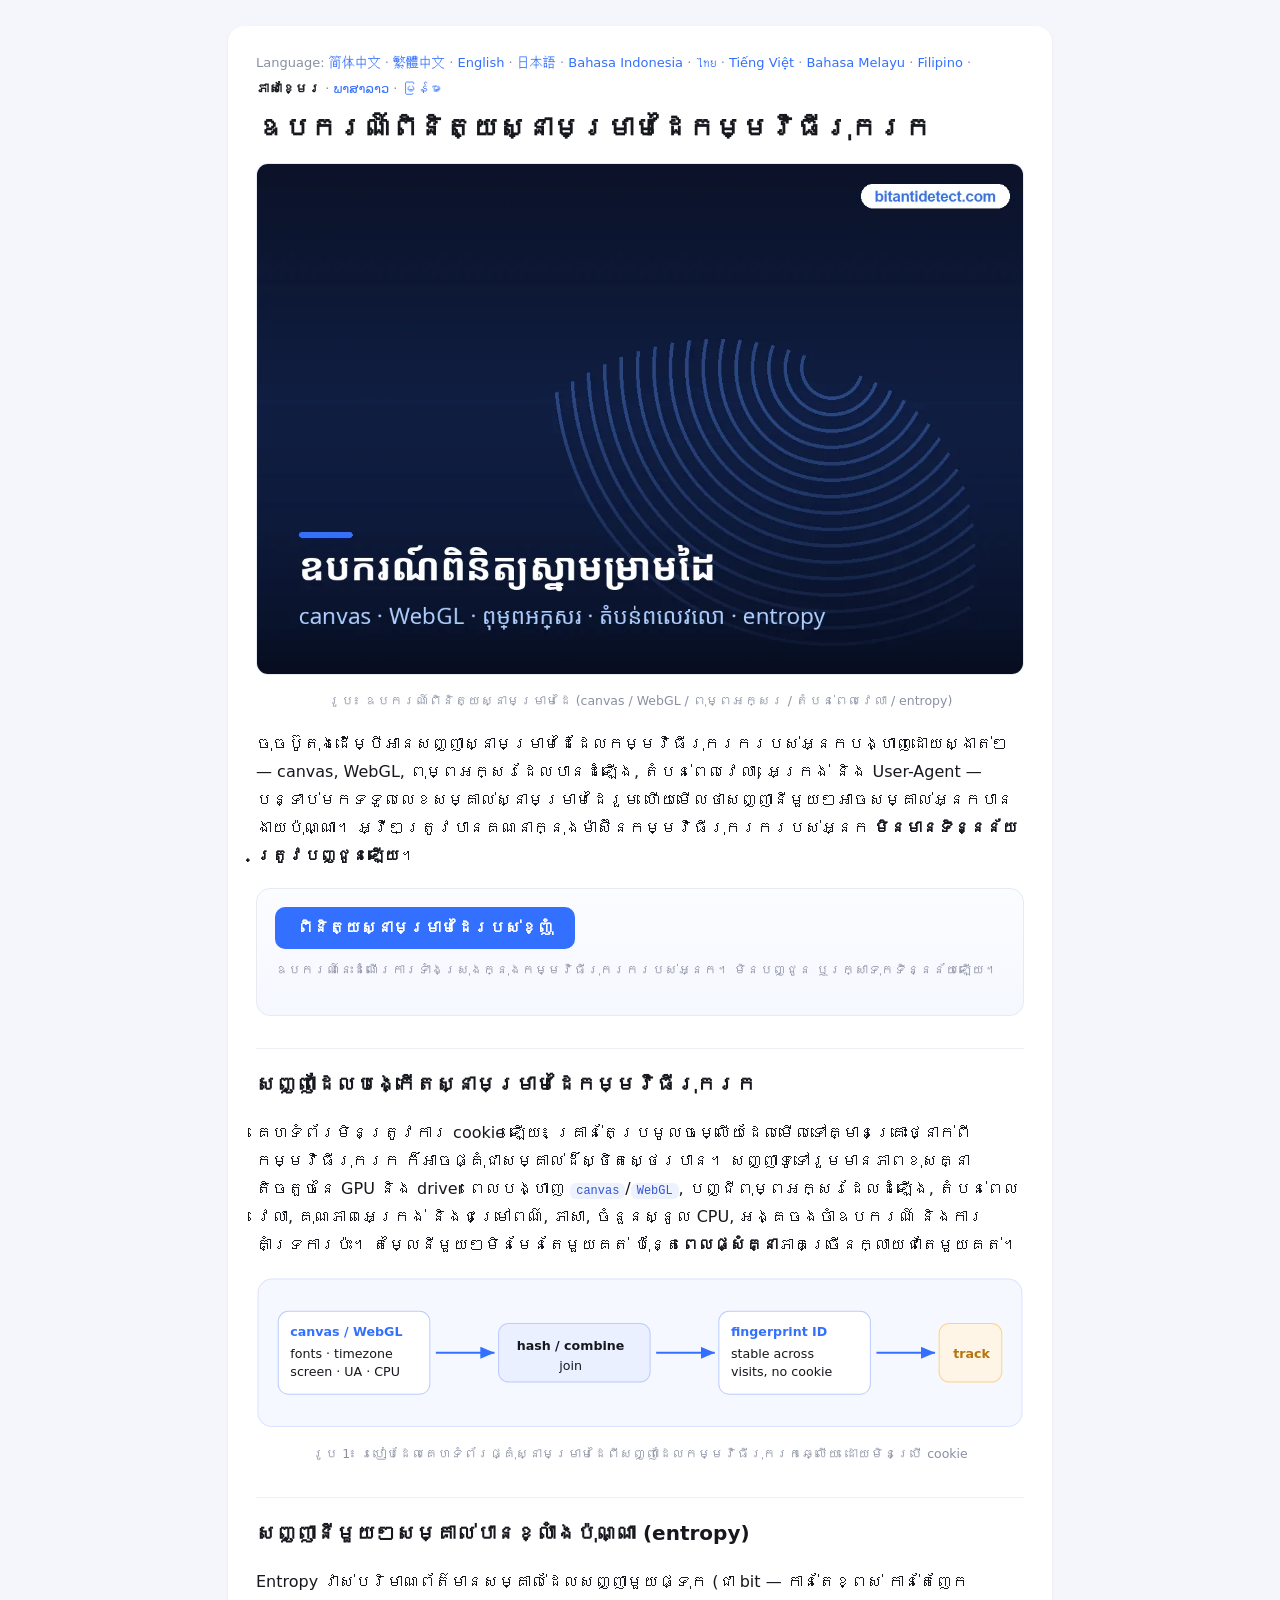
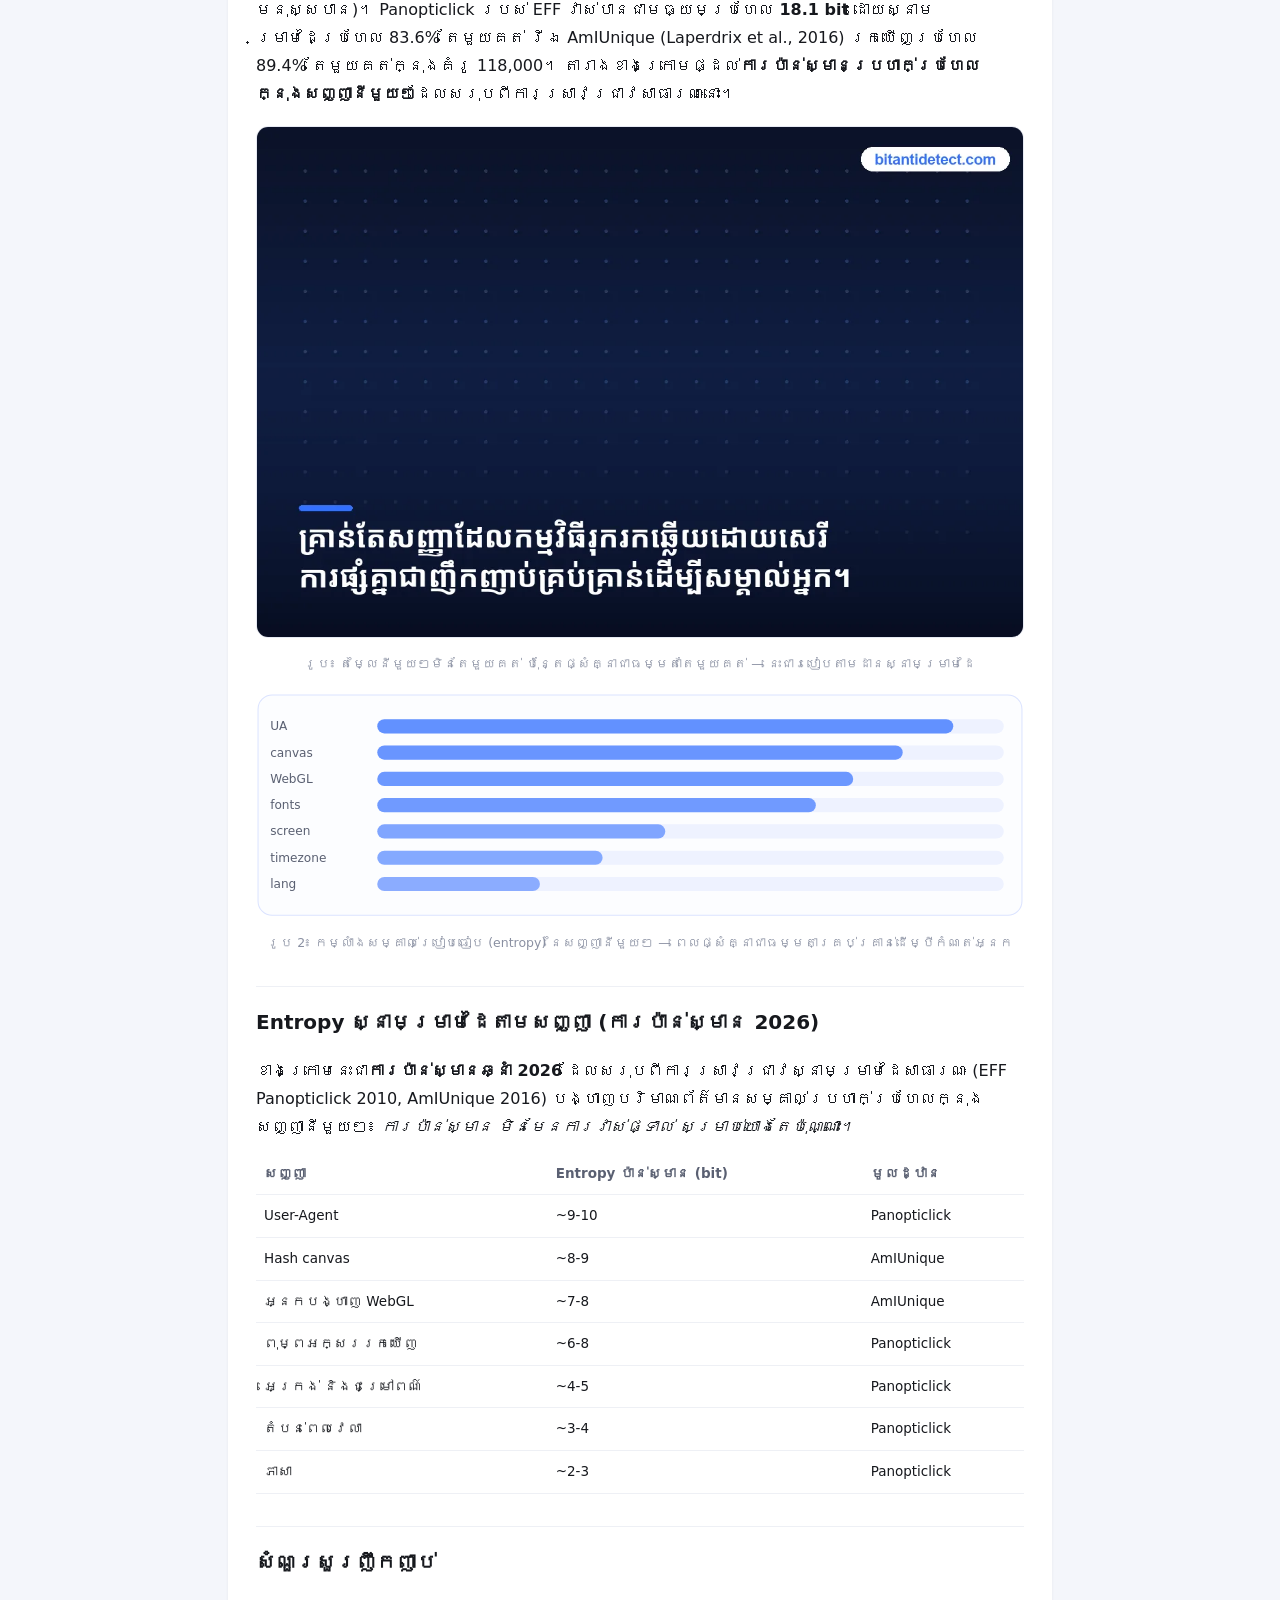
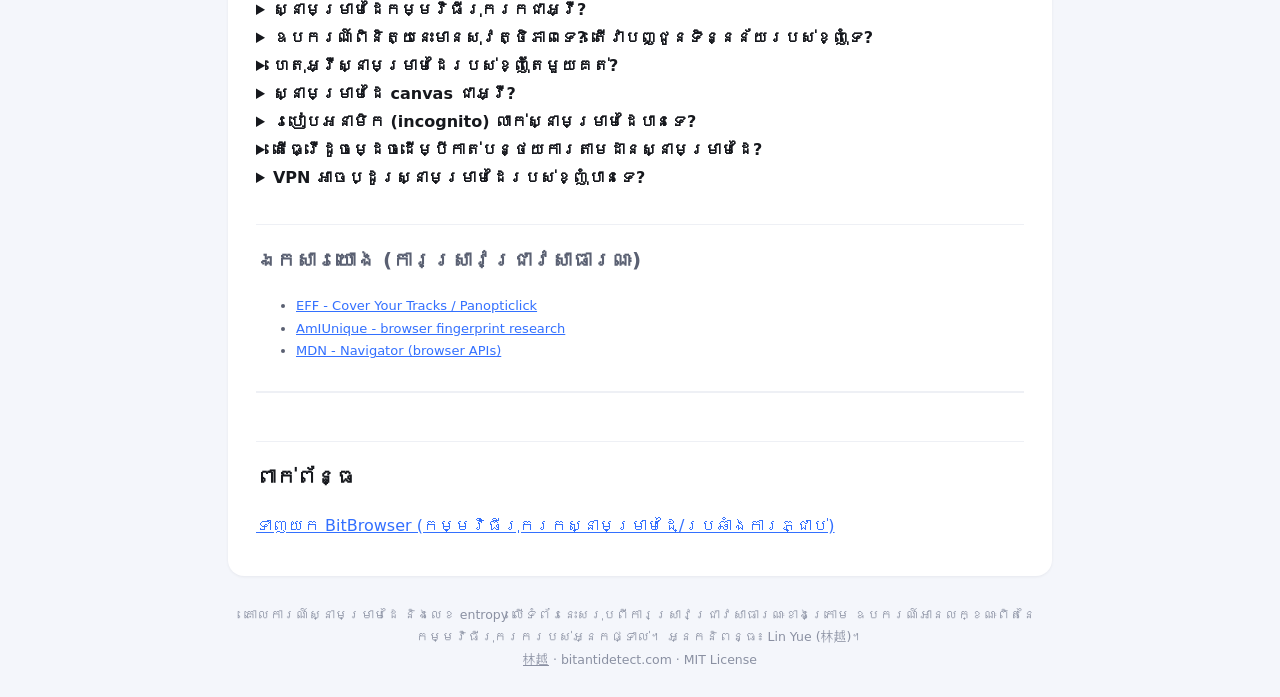
<file: km/index.html>
<!DOCTYPE html><html lang="km"><head><meta charset="utf-8">
<meta name="viewport" content="width=device-width,initial-scale=1">
<title>ឧបករណ៍ពិនិត្យស្នាមម្រាមដៃកម្មវិធីរុករក - canvas, WebGL, ពុម្ពអក្សរ, តំបន់ពេលវេលា និង entropy</title>
<meta name="description" content="ឧបករណ៍ពិនិត្យស្នាមម្រាមដៃកម្មវិធីរុករកលើបណ្ដាញដោយឥតគិតថ្លៃ។ អានស្នាមម្រាមដៃ canvas, WebGL, ពុម្ពអក្សរ, តំបន់ពេលវេលា, អេក្រង់ និង User-Agent របស់អ្នក ទទួលលេខសម្គាល់ស្នាមម្រាមដៃរួម និងការប៉ាន់ស្មានភាពតែមួយគត់ (entropy) ផ្អែកលើការស្រាវជ្រាវសាធារណៈ។ ដំណើរការក្នុងម៉ាស៊ីន មិនបញ្ជូនទិន្នន័យឡើយ។">
<meta name="robots" content="index,follow,max-image-preview:large">
<link rel="canonical" href="https://iistostas.github.io/km/">
<link rel="alternate" hreflang="zh-Hans" href="https://iistostas.github.io/">
<link rel="alternate" hreflang="zh-Hant" href="https://iistostas.github.io/zh-tw/">
<link rel="alternate" hreflang="en" href="https://iistostas.github.io/en/">
<link rel="alternate" hreflang="ja" href="https://iistostas.github.io/ja/">
<link rel="alternate" hreflang="id" href="https://iistostas.github.io/id/">
<link rel="alternate" hreflang="th" href="https://iistostas.github.io/th/">
<link rel="alternate" hreflang="vi" href="https://iistostas.github.io/vi/">
<link rel="alternate" hreflang="ms" href="https://iistostas.github.io/ms/">
<link rel="alternate" hreflang="fil" href="https://iistostas.github.io/fil/">
<link rel="alternate" hreflang="km" href="https://iistostas.github.io/km/">
<link rel="alternate" hreflang="lo" href="https://iistostas.github.io/lo/">
<link rel="alternate" hreflang="my" href="https://iistostas.github.io/my/">
<link rel="alternate" hreflang="x-default" href="https://iistostas.github.io/">
<link rel="icon" href="/favicon.svg" type="image/svg+xml">
<link rel="stylesheet" href="/style.css">
<script type="application/ld+json">
{
 "@context": "https://schema.org",
 "@graph": [
  {
   "@type": "WebApplication",
   "name": "ឧបករណ៍ពិនិត្យស្នាមម្រាមដៃកម្មវិធីរុករក",
   "url": "https://iistostas.github.io/km/",
   "applicationCategory": "SecurityApplication",
   "operatingSystem": "Web browser",
   "inLanguage": "km",
   "description": "ឧបករណ៍ពិនិត្យស្នាមម្រាមដៃកម្មវិធីរុករកលើបណ្ដាញដោយឥតគិតថ្លៃ។ អានស្នាមម្រាមដៃ canvas, WebGL, ពុម្ពអក្សរ, តំបន់ពេលវេលា, អេក្រង់ និង User-Agent របស់អ្នក ទទួលលេខសម្គាល់ស្នាមម្រាមដៃរួម និងការប៉ាន់ស្មានភាពតែមួយគត់ (entropy) ផ្អែកលើការស្រាវជ្រាវសាធារណៈ។ ដំណើរការក្នុងម៉ាស៊ីន មិនបញ្ជូនទិន្នន័យឡើយ។",
   "isAccessibleForFree": true,
   "browserRequirements": "Requires JavaScript",
   "author": {
    "@type": "Person",
    "name": "林越",
    "url": "https://iistostas.github.io/about-linyue/"
   },
   "offers": {
    "@type": "Offer",
    "price": "0",
    "priceCurrency": "USD"
   }
  },
  {
   "@type": "FAQPage",
   "inLanguage": "km",
   "url": "https://iistostas.github.io/km/",
   "mainEntity": [
    {
     "@type": "Question",
     "name": "ស្នាមម្រាមដៃកម្មវិធីរុករកជាអ្វី?",
     "acceptedAnswer": {
      "@type": "Answer",
      "text": "ស្នាមម្រាមដៃកម្មវិធីរុករកជាសម្គាល់ដែលបង្កើតដោយផ្សំលក្ខណៈដែលកម្មវិធីរុករក និងឧបករណ៍របស់អ្នកបង្ហាញ (user agent, អេក្រង់, តំបន់ពេលវេលា, ពុម្ពអក្សរ, ការបង្ហាញ canvas/WebGL ។ល។)។ ទោះគ្មាន cookie ក៏គេហទំព័រអាចសម្គាល់កម្មវិធីរុករកដដែលឆ្លងការចូលមើលបាន។"
     }
    },
    {
     "@type": "Question",
     "name": "ឧបករណ៍ពិនិត្យនេះមានសុវត្ថិភាពទេ? តើវាបញ្ជូនទិន្នន័យរបស់ខ្ញុំទេ?",
     "acceptedAnswer": {
      "@type": "Answer",
      "text": "ទេ។ ការអាន និងការគណនាទាំងអស់កើតឡើងក្នុងម៉ាស៊ីនកម្មវិធីរុករកដោយ JavaScript លទ្ធផលបង្ហាញតែលើទំព័រនេះ មិនបញ្ជូនទៅម៉ាស៊ីនបម្រើណាមួយ ឬរក្សាទុកឡើយ។"
     }
    },
    {
     "@type": "Question",
     "name": "ហេតុអ្វីស្នាមម្រាមដៃរបស់ខ្ញុំតែមួយគត់?",
     "acceptedAnswer": {
      "@type": "Answer",
      "text": "លក្ខណៈតែមួយ (ដូចជាតំបន់ពេលវេលា) មានមនុស្សដូចគ្នាច្រើន ប៉ុន្តែលក្ខណៈរាប់សិបផ្សំគ្នាបង្កើតលំហតម្លៃធំសម្បើម។ ការស្រាវជ្រាវសាធារណៈបង្ហាញថាកម្មវិធីរុករកភាគច្រើនមានស្នាមម្រាមដៃរួមតែមួយគត់ ដូច្នេះអាចត្រូវតាមដានឆ្លងគេហទំព័រដោយមិនបាច់ចូលគណនី។"
     }
    },
    {
     "@type": "Question",
     "name": "ស្នាមម្រាមដៃ canvas ជាអ្វី?",
     "acceptedAnswer": {
      "@type": "Answer",
      "text": "កម្មវិធីរុករកគូរអក្សរ ឬរូបដូចគ្នាទៅក្នុង canvas លាក់ រួចអាន pixel ត្រឡប់មកវិញ។ GPU, driver, ពុម្ពអក្សរប្រព័ន្ធ និង anti-aliasing ខុសគ្នាបង្កើតភាពខុសគ្នាតិចតែស្ថិតស្ថេរ ធ្វើឱ្យ canvas ជាសញ្ញាដែលសម្គាល់ខ្លាំងបំផុតមួយ។"
     }
    },
    {
     "@type": "Question",
     "name": "របៀបអនាមិក (incognito) លាក់ស្នាមម្រាមដៃបានទេ?",
     "acceptedAnswer": {
      "@type": "Answer",
      "text": "ភាគច្រើនមិនបាន។ របៀបឯកជនលុប cookie និងប្រវត្តិក្នុងម៉ាស៊ីនជាចម្បង ប៉ុន្តែ canvas, WebGL, ពុម្ពអក្សរ, តំបន់ពេលវេលា នៅតែបង្ហាញ ដូច្នេះរបៀបឯកជនតែឯងមិនអាចគេចពីការតាមដានស្នាមម្រាមដៃបានទេ។"
     }
    },
    {
     "@type": "Question",
     "name": "តើធ្វើដូចម្ដេចដើម្បីកាត់បន្ថយការតាមដានស្នាមម្រាមដៃ?",
     "acceptedAnswer": {
      "@type": "Answer",
      "text": "អ្នកអាចបន្ថយការបង្ហាញ (ប្រើការកំណត់ទូទៅ បិទ API មួយចំនួន) ឬប្រើកម្មវិធីរុករកប្រឆាំងការរកឃើញសម្រាប់គណនីច្រើន — វាផ្ដល់ស្នាមម្រាមដៃដាច់ដោយឡែក គ្រប់គ្រងបាន និងស៊ីសង្វាក់គ្នាដល់ profile នីមួយៗ ដើម្បីកុំឱ្យគណនីភ្ជាប់គ្នា។"
     }
    },
    {
     "@type": "Question",
     "name": "VPN អាចប្ដូរស្នាមម្រាមដៃរបស់ខ្ញុំបានទេ?",
     "acceptedAnswer": {
      "@type": "Answer",
      "text": "មិនបានទេ។ VPN ប្ដូរតែ IP ចេញ មិនប្ដូរ canvas, ពុម្ពអក្សរ, តំបន់ពេលវេលា ឬ user-agent ឡើយ ដូច្នេះប្ដូរ IP ហើយស្នាមម្រាមដៃនៅដដែល។"
     }
    }
   ]
  }
 ]
}
</script>
</head>
<body><div class="wrap"><main>
<nav class="lang">Language: <a href="/">简体中文</a> · <a href="/zh-tw/">繁體中文</a> · <a href="/en/">English</a> · <a href="/ja/">日本語</a> · <a href="/id/">Bahasa Indonesia</a> · <a href="/th/">ไทย</a> · <a href="/vi/">Tiếng Việt</a> · <a href="/ms/">Bahasa Melayu</a> · <a href="/fil/">Filipino</a> · <strong>ភាសាខ្មែរ</strong> · <a href="/lo/">ພາສາລາວ</a> · <a href="/my/">မြန်မာ</a></nav>
<h1>ឧបករណ៍ពិនិត្យស្នាមម្រាមដៃកម្មវិធីរុករក</h1>
<figure class="i4png"><picture><source type="image/webp" srcset="/img/cover_km.webp"><img src="/img/cover_km.png" alt="រូបឧបករណ៍ពិនិត្យស្នាមម្រាមដៃកម្មវិធីរុករក" fetchpriority="high" width="1120" height="746" style="width:100%;height:auto;border-radius:12px;border:1px solid #e7eaf3"></picture><figcaption>រូប៖ ឧបករណ៍ពិនិត្យស្នាមម្រាមដៃ (canvas / WebGL / ពុម្ពអក្សរ / តំបន់ពេលវេលា / entropy)</figcaption></figure>
<p>ចុចប៊ូតុងដើម្បីអានសញ្ញាស្នាមម្រាមដៃដែលកម្មវិធីរុករករបស់អ្នកបង្ហាញដោយស្ងាត់ៗ — canvas, WebGL, ពុម្ពអក្សរដែលបានដំឡើង, តំបន់ពេលវេលា, អេក្រង់ និង User-Agent — បន្ទាប់មកទទួលលេខសម្គាល់ស្នាមម្រាមដៃរួម ហើយមើលថាសញ្ញានីមួយៗអាចសម្គាល់អ្នកបានងាយប៉ុណ្ណា។ អ្វីៗត្រូវបានគណនាក្នុងម៉ាស៊ីនកម្មវិធីរុករករបស់អ្នក <strong>មិនមានទិន្នន័យត្រូវបញ្ជូនឡើយ</strong>។</p>
<div class="tool"><button id="run" type="button">ពិនិត្យស្នាមម្រាមដៃរបស់ខ្ញុំ</button><div class="note">ឧបករណ៍នេះដំណើរការទាំងស្រុងក្នុងកម្មវិធីរុករករបស់អ្នក។ មិនបញ្ជូន ឬរក្សាទុកទិន្នន័យឡើយ។</div><div id="fp"></div></div>
<h2>សញ្ញាដែលបង្កើតស្នាមម្រាមដៃកម្មវិធីរុករក</h2>
<p>គេហទំព័រមិនត្រូវការ cookie ឡើយ៖ គ្រាន់តែប្រមូលចម្លើយដែលមើលទៅគ្មានគ្រោះថ្នាក់ពីកម្មវិធីរុករក ក៏អាចផ្គុំជាសម្គាល់ដ៏ស្ថិតស្ថេរបាន។ សញ្ញាទូទៅរួមមានភាពខុសគ្នាតិចតួចនៃ GPU និង driver ពេលបង្ហាញ <code>canvas</code>/<code>WebGL</code>, បញ្ជីពុម្ពអក្សរដែលដំឡើង, តំបន់ពេលវេលា, គុណភាពអេក្រង់ និងជម្រៅពណ៌, ភាសា, ចំនួនស្នូល CPU, អង្គចងចាំឧបករណ៍ និងការគាំទ្រការប៉ះ។ តម្លៃនីមួយៗមិនមែនតែមួយគត់ ប៉ុន្តែ<strong>ពេលផ្សំគ្នា</strong>ភាគច្រើនក្លាយជាតែមួយគត់។</p>
<figure><svg viewBox="0 0 760 150" xmlns="http://www.w3.org/2000/svg" role="img" aria-label="រូប 1៖ របៀបដែលគេហទំព័រផ្គុំស្នាមម្រាមដៃពីសញ្ញាដែលកម្មវិធីរុករកឆ្លើយ ដោយមិនប្រើ cookie"><rect x="2" y="2" width="756" height="146" rx="14" fill="#f6f8ff" stroke="#dbe3ff"/><g font-family="system-ui,Arial" font-size="12.5" fill="#16181d"><rect x="22" y="34" width="150" height="82" rx="10" fill="#fff" stroke="#bcccff"/><text x="34" y="58" font-weight="700" fill="#3370ff">canvas / WebGL</text><text x="34" y="80">fonts · timezone</text><text x="34" y="98">screen · UA · CPU</text><path d="M178 75 H236" stroke="#3370ff" stroke-width="2" marker-end="url(#a)"/><rect x="240" y="46" width="150" height="58" rx="10" fill="#eaf0ff" stroke="#bcccff"/><text x="258" y="72" font-weight="700">hash / combine</text><text x="300" y="92">join</text><path d="M396 75 H454" stroke="#3370ff" stroke-width="2" marker-end="url(#a)"/><rect x="458" y="34" width="150" height="82" rx="10" fill="#fff" stroke="#bcccff"/><text x="470" y="58" font-weight="700" fill="#3370ff">fingerprint ID</text><text x="470" y="80">stable across</text><text x="470" y="98">visits, no cookie</text><path d="M614 75 H672" stroke="#3370ff" stroke-width="2" marker-end="url(#a)"/><rect x="676" y="46" width="62" height="58" rx="10" fill="#fff5e6" stroke="#ffd28a"/><text x="690" y="80" font-weight="700" fill="#b8730a">track</text></g><defs><marker id="a" markerWidth="9" markerHeight="9" refX="7" refY="3" orient="auto"><path d="M0 0 L7 3 L0 6 z" fill="#3370ff"/></marker></defs></svg><figcaption>រូប 1៖ របៀបដែលគេហទំព័រផ្គុំស្នាមម្រាមដៃពីសញ្ញាដែលកម្មវិធីរុករកឆ្លើយ ដោយមិនប្រើ cookie</figcaption></figure>
<h2>សញ្ញានីមួយៗសម្គាល់បានខ្លាំងប៉ុណ្ណា (entropy)</h2>
<p>Entropy វាស់បរិមាណព័ត៌មានសម្គាល់ដែលសញ្ញាមួយផ្ទុក (ជា bit — កាន់តែខ្ពស់ កាន់តែញែកមនុស្សបាន)។ Panopticlick របស់ EFF វាស់បានជាមធ្យមប្រហែល <strong>18.1 bit</strong> ដោយស្នាមម្រាមដៃប្រហែល 83.6% តែមួយគត់ រីឯ AmIUnique (Laperdrix et al., 2016) រកឃើញប្រហែល 89.4% តែមួយគត់ក្នុងគំរូ 118,000។ តារាងខាងក្រោមផ្ដល់<strong>ការប៉ាន់ស្មានប្រហាក់ប្រហែលក្នុងសញ្ញានីមួយៗ</strong>ដែលសរុបពីការស្រាវជ្រាវសាធារណៈនោះ។</p>
<figure class="i4png"><picture><source type="image/webp" srcset="/img/board_km.webp"><img src="/img/board_km.png" alt="កម្លាំងសម្គាល់ប្រៀបធៀបនៃសញ្ញាស្នាមម្រាមដៃ" loading="lazy" width="1120" height="746" style="width:100%;height:auto;border-radius:12px;border:1px solid #e7eaf3"></picture><figcaption>រូប៖ តម្លៃនីមួយៗមិនតែមួយគត់ ប៉ុន្តែផ្សំគ្នាជាធម្មតាតែមួយគត់ — នេះជារបៀបតាមដានស្នាមម្រាមដៃ</figcaption></figure>
<figure><svg viewBox="0 0 760 222" xmlns="http://www.w3.org/2000/svg" role="img" aria-label="រូប 2៖ កម្លាំងសម្គាល់ប្រៀបធៀប (entropy) នៃសញ្ញានីមួយៗ — ពេលផ្សំគ្នាជាធម្មតាគ្រប់គ្រាន់ដើម្បីកំណត់អ្នក"><rect x="2" y="2" width="756" height="218" rx="14" fill="#fcfdff" stroke="#dbe3ff"/><g font-family="system-ui,Arial"><text x="14" y="37" font-size="12" fill="#5a6072">UA</text><rect x="120" y="26" width="620" height="14" rx="7" fill="#eef2ff"/><rect x="120" y="26" width="570" height="14" rx="7" fill="#3370ff" opacity="0.74"/><text x="14" y="63" font-size="12" fill="#5a6072">canvas</text><rect x="120" y="52" width="620" height="14" rx="7" fill="#eef2ff"/><rect x="120" y="52" width="520" height="14" rx="7" fill="#3370ff" opacity="0.71"/><text x="14" y="89" font-size="12" fill="#5a6072">WebGL</text><rect x="120" y="78" width="620" height="14" rx="7" fill="#eef2ff"/><rect x="120" y="78" width="471" height="14" rx="7" fill="#3370ff" opacity="0.69"/><text x="14" y="115" font-size="12" fill="#5a6072">fonts</text><rect x="120" y="104" width="620" height="14" rx="7" fill="#eef2ff"/><rect x="120" y="104" width="434" height="14" rx="7" fill="#3370ff" opacity="0.67"/><text x="14" y="141" font-size="12" fill="#5a6072">screen</text><rect x="120" y="130" width="620" height="14" rx="7" fill="#eef2ff"/><rect x="120" y="130" width="285" height="14" rx="7" fill="#3370ff" opacity="0.59"/><text x="14" y="167" font-size="12" fill="#5a6072">timezone</text><rect x="120" y="156" width="620" height="14" rx="7" fill="#eef2ff"/><rect x="120" y="156" width="223" height="14" rx="7" fill="#3370ff" opacity="0.56"/><text x="14" y="193" font-size="12" fill="#5a6072">lang</text><rect x="120" y="182" width="620" height="14" rx="7" fill="#eef2ff"/><rect x="120" y="182" width="161" height="14" rx="7" fill="#3370ff" opacity="0.53"/></g></svg><figcaption>រូប 2៖ កម្លាំងសម្គាល់ប្រៀបធៀប (entropy) នៃសញ្ញានីមួយៗ — ពេលផ្សំគ្នាជាធម្មតាគ្រប់គ្រាន់ដើម្បីកំណត់អ្នក</figcaption></figure>
<section class="i4data" id="i4data">
<h2>Entropy ស្នាមម្រាមដៃតាមសញ្ញា (ការប៉ាន់ស្មាន 2026)</h2>
<p>ខាងក្រោមនេះជា<strong>ការប៉ាន់ស្មានឆ្នាំ 2026</strong> ដែលសរុបពីការស្រាវជ្រាវស្នាមម្រាមដៃសាធារណៈ (EFF Panopticlick 2010, AmIUnique 2016) បង្ហាញបរិមាណព័ត៌មានសម្គាល់ប្រហាក់ប្រហែលក្នុងសញ្ញានីមួយៗ៖ <em>ការប៉ាន់ស្មាន មិនមែនការវាស់ផ្ទាល់ សម្រាប់យោងតែប៉ុណ្ណោះ។</em></p>
<table><tr><th>សញ្ញា</th><th>Entropy ប៉ាន់ស្មាន (bit)</th><th>មូលដ្ឋាន</th></tr>
<tr><td>User-Agent</td><td>~9-10</td><td>Panopticlick</td></tr>
<tr><td>Hash canvas</td><td>~8-9</td><td>AmIUnique</td></tr>
<tr><td>អ្នកបង្ហាញ WebGL</td><td>~7-8</td><td>AmIUnique</td></tr>
<tr><td>ពុម្ពអក្សររកឃើញ</td><td>~6-8</td><td>Panopticlick</td></tr>
<tr><td>អេក្រង់ និងជម្រៅពណ៌</td><td>~4-5</td><td>Panopticlick</td></tr>
<tr><td>តំបន់ពេលវេលា</td><td>~3-4</td><td>Panopticlick</td></tr>
<tr><td>ភាសា</td><td>~2-3</td><td>Panopticlick</td></tr>
</table>
</section>
<h2>សំណួរសួរញឹកញាប់</h2>
<details class="faq"><summary><strong>ស្នាមម្រាមដៃកម្មវិធីរុករកជាអ្វី?</strong></summary>
<p>ស្នាមម្រាមដៃកម្មវិធីរុករកជាសម្គាល់ដែលបង្កើតដោយផ្សំលក្ខណៈដែលកម្មវិធីរុករក និងឧបករណ៍របស់អ្នកបង្ហាញ (user agent, អេក្រង់, តំបន់ពេលវេលា, ពុម្ពអក្សរ, ការបង្ហាញ canvas/WebGL ។ល។)។ ទោះគ្មាន cookie ក៏គេហទំព័រអាចសម្គាល់កម្មវិធីរុករកដដែលឆ្លងការចូលមើលបាន។</p></details>
<details class="faq"><summary><strong>ឧបករណ៍ពិនិត្យនេះមានសុវត្ថិភាពទេ? តើវាបញ្ជូនទិន្នន័យរបស់ខ្ញុំទេ?</strong></summary>
<p>ទេ។ ការអាន និងការគណនាទាំងអស់កើតឡើងក្នុងម៉ាស៊ីនកម្មវិធីរុករកដោយ JavaScript លទ្ធផលបង្ហាញតែលើទំព័រនេះ មិនបញ្ជូនទៅម៉ាស៊ីនបម្រើណាមួយ ឬរក្សាទុកឡើយ។</p></details>
<details class="faq"><summary><strong>ហេតុអ្វីស្នាមម្រាមដៃរបស់ខ្ញុំតែមួយគត់?</strong></summary>
<p>លក្ខណៈតែមួយ (ដូចជាតំបន់ពេលវេលា) មានមនុស្សដូចគ្នាច្រើន ប៉ុន្តែលក្ខណៈរាប់សិបផ្សំគ្នាបង្កើតលំហតម្លៃធំសម្បើម។ ការស្រាវជ្រាវសាធារណៈបង្ហាញថាកម្មវិធីរុករកភាគច្រើនមានស្នាមម្រាមដៃរួមតែមួយគត់ ដូច្នេះអាចត្រូវតាមដានឆ្លងគេហទំព័រដោយមិនបាច់ចូលគណនី។</p></details>
<details class="faq"><summary><strong>ស្នាមម្រាមដៃ canvas ជាអ្វី?</strong></summary>
<p>កម្មវិធីរុករកគូរអក្សរ ឬរូបដូចគ្នាទៅក្នុង canvas លាក់ រួចអាន pixel ត្រឡប់មកវិញ។ GPU, driver, ពុម្ពអក្សរប្រព័ន្ធ និង anti-aliasing ខុសគ្នាបង្កើតភាពខុសគ្នាតិចតែស្ថិតស្ថេរ ធ្វើឱ្យ canvas ជាសញ្ញាដែលសម្គាល់ខ្លាំងបំផុតមួយ។</p></details>
<details class="faq"><summary><strong>របៀបអនាមិក (incognito) លាក់ស្នាមម្រាមដៃបានទេ?</strong></summary>
<p>ភាគច្រើនមិនបាន។ របៀបឯកជនលុប cookie និងប្រវត្តិក្នុងម៉ាស៊ីនជាចម្បង ប៉ុន្តែ canvas, WebGL, ពុម្ពអក្សរ, តំបន់ពេលវេលា នៅតែបង្ហាញ ដូច្នេះរបៀបឯកជនតែឯងមិនអាចគេចពីការតាមដានស្នាមម្រាមដៃបានទេ។</p></details>
<details class="faq"><summary><strong>តើធ្វើដូចម្ដេចដើម្បីកាត់បន្ថយការតាមដានស្នាមម្រាមដៃ?</strong></summary>
<p>អ្នកអាចបន្ថយការបង្ហាញ (ប្រើការកំណត់ទូទៅ បិទ API មួយចំនួន) ឬប្រើកម្មវិធីរុករកប្រឆាំងការរកឃើញសម្រាប់គណនីច្រើន — វាផ្ដល់ស្នាមម្រាមដៃដាច់ដោយឡែក គ្រប់គ្រងបាន និងស៊ីសង្វាក់គ្នាដល់ profile នីមួយៗ ដើម្បីកុំឱ្យគណនីភ្ជាប់គ្នា។</p></details>
<details class="faq"><summary><strong>VPN អាចប្ដូរស្នាមម្រាមដៃរបស់ខ្ញុំបានទេ?</strong></summary>
<p>មិនបានទេ។ VPN ប្ដូរតែ IP ចេញ មិនប្ដូរ canvas, ពុម្ពអក្សរ, តំបន់ពេលវេលា ឬ user-agent ឡើយ ដូច្នេះប្ដូរ IP ហើយស្នាមម្រាមដៃនៅដដែល។</p></details>
<div class="sources"><h2>ឯកសារយោង (ការស្រាវជ្រាវសាធារណៈ)</h2><ul><li><a href="https://coveryourtracks.eff.org/" rel="nofollow noopener" target="_blank">EFF - Cover Your Tracks / Panopticlick</a></li><li><a href="https://amiunique.org/" rel="nofollow noopener" target="_blank">AmIUnique - browser fingerprint research</a></li><li><a href="https://developer.mozilla.org/en-US/docs/Web/API/Navigator" rel="nofollow noopener" target="_blank">MDN - Navigator (browser APIs)</a></li></ul></div>
<div class="related"><h2>ពាក់ព័ន្ធ</h2>
<p><a href="https://bitantidetect.com/download/">ទាញយក BitBrowser (កម្មវិធីរុករកស្នាមម្រាមដៃ/ប្រឆាំងការភ្ជាប់)</a></p></div>
</main>
<footer>គោលការណ៍ស្នាមម្រាមដៃ និងលេខ entropy លើទំព័រនេះសរុបពីការស្រាវជ្រាវសាធារណៈខាងក្រោម ឧបករណ៍អានលក្ខណៈពិតនៃកម្មវិធីរុករករបស់អ្នកផ្ទាល់។ អ្នកនិពន្ធ៖ Lin Yue (林越)។<br><a href="/about-linyue/">林越</a> · bitantidetect.com · MIT License</footer>
</div>
<script>window.FPL={"idlbl": "លេខសម្គាល់ស្នាមម្រាមដៃរួមរបស់អ្នក", "uniq": "ភាពតែមួយគត់", "uniqval": "ការផ្សំតម្លៃនេះទំនងជាអាចសម្គាល់បាន — តម្លៃរបស់អ្នកកាន់តែមិនធម្មតា អ្នកកាន់តែងាយត្រូវញែកចេញពីហ្វូងមនុស្ស។", "run": "ពិនិត្យស្នាមម្រាមដៃរបស់ខ្ញុំ", "note": "ឧបករណ៍នេះដំណើរការទាំងស្រុងក្នុងកម្មវិធីរុករករបស់អ្នក។ មិនបញ្ជូន ឬរក្សាទុកទិន្នន័យឡើយ។", "dim": {"ua": "User-Agent", "platform": "វេទិកា / ប្រព័ន្ធ", "langs": "ភាសា", "screen": "អេក្រង់ និងជម្រៅពណ៌", "tz": "តំបន់ពេលវេលា", "cpu": "ស្នូល CPU", "mem": "អង្គចងចាំឧបករណ៍", "touch": "ចំណុចប៉ះ", "canvas": "Hash canvas", "webglv": "អ្នកផលិត WebGL", "webglr": "អ្នកបង្ហាញ WebGL", "fonts": "ពុម្ពអក្សររកឃើញ", "audio": "អត្រាគំរូសំឡេង", "cookie": "Cookie ប្រើបាន", "dnt": "Do Not Track", "fpid": "លេខសម្គាល់ស្នាមម្រាមដៃរួម"}, "yes": "បាទ/ចាស", "no": "ទេ", "na": "n/a"};</script>
<script src="/app.js"></script></body></html>
</file>
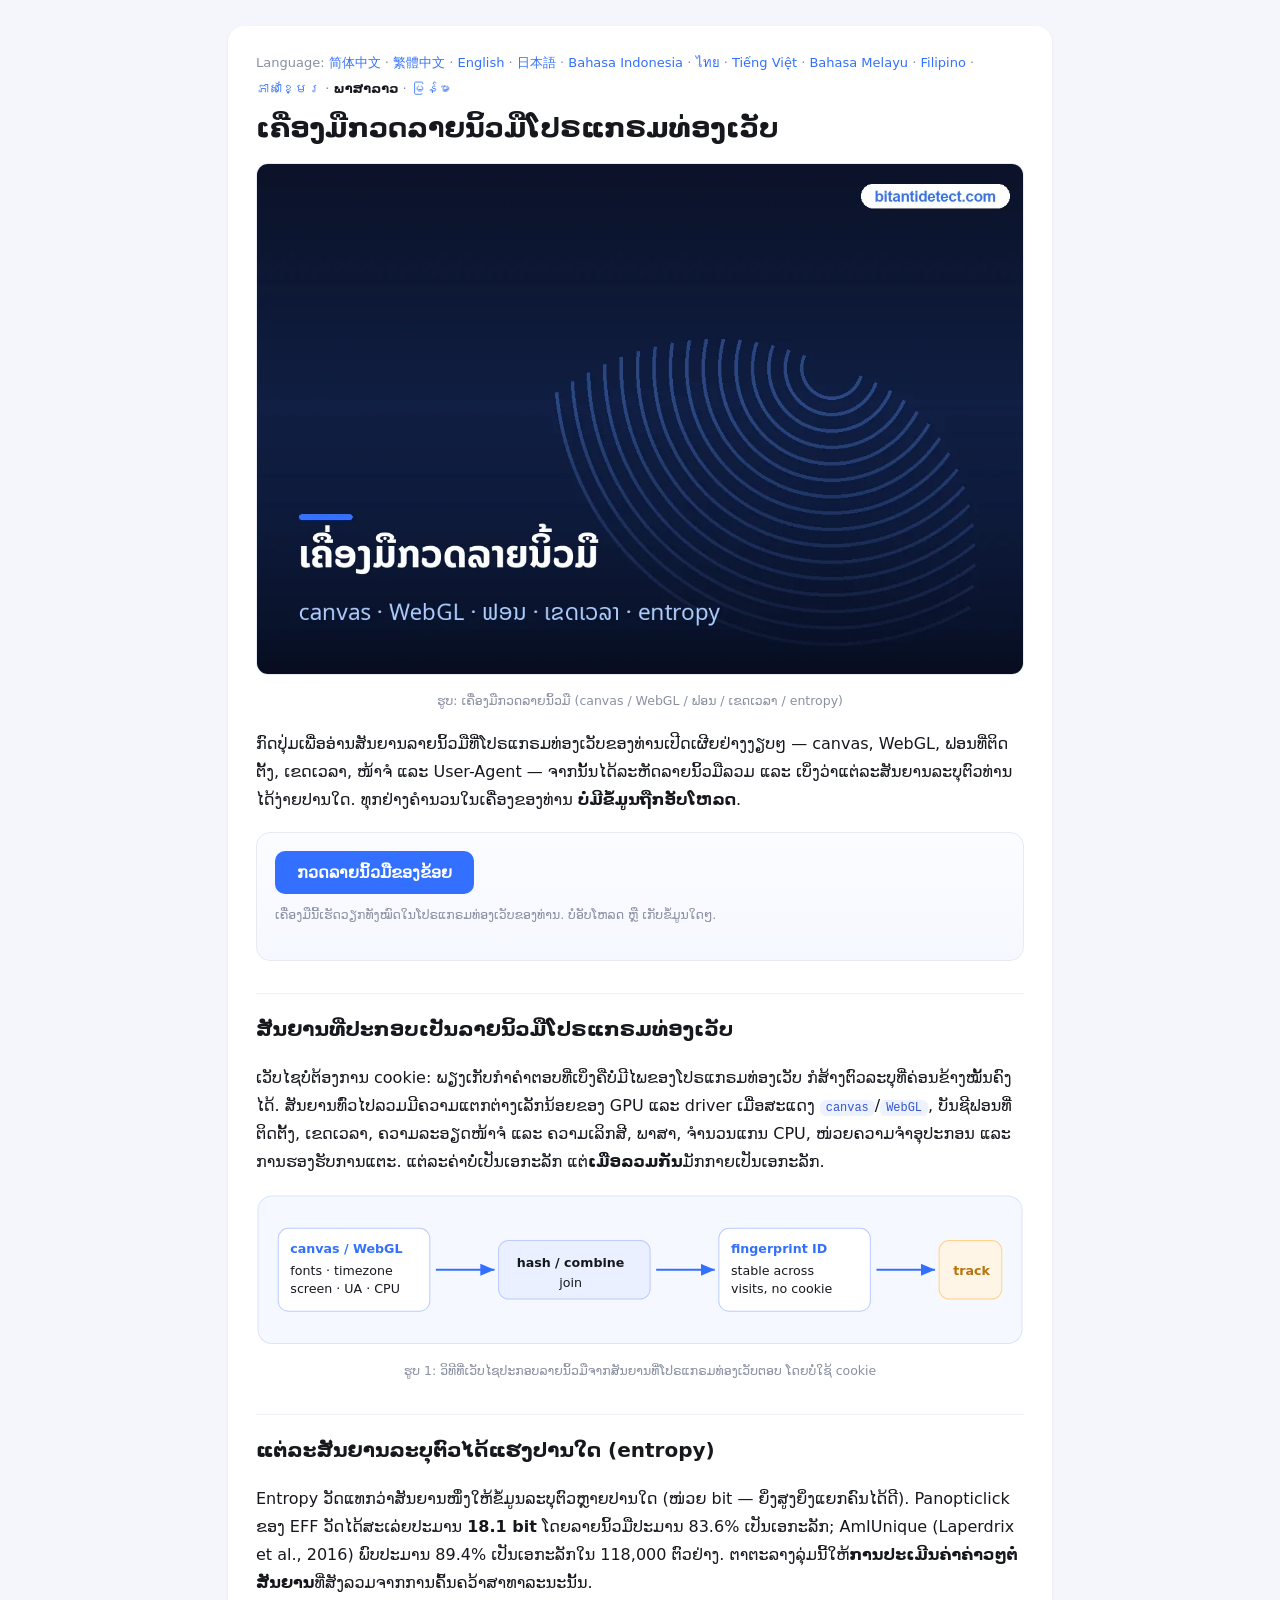
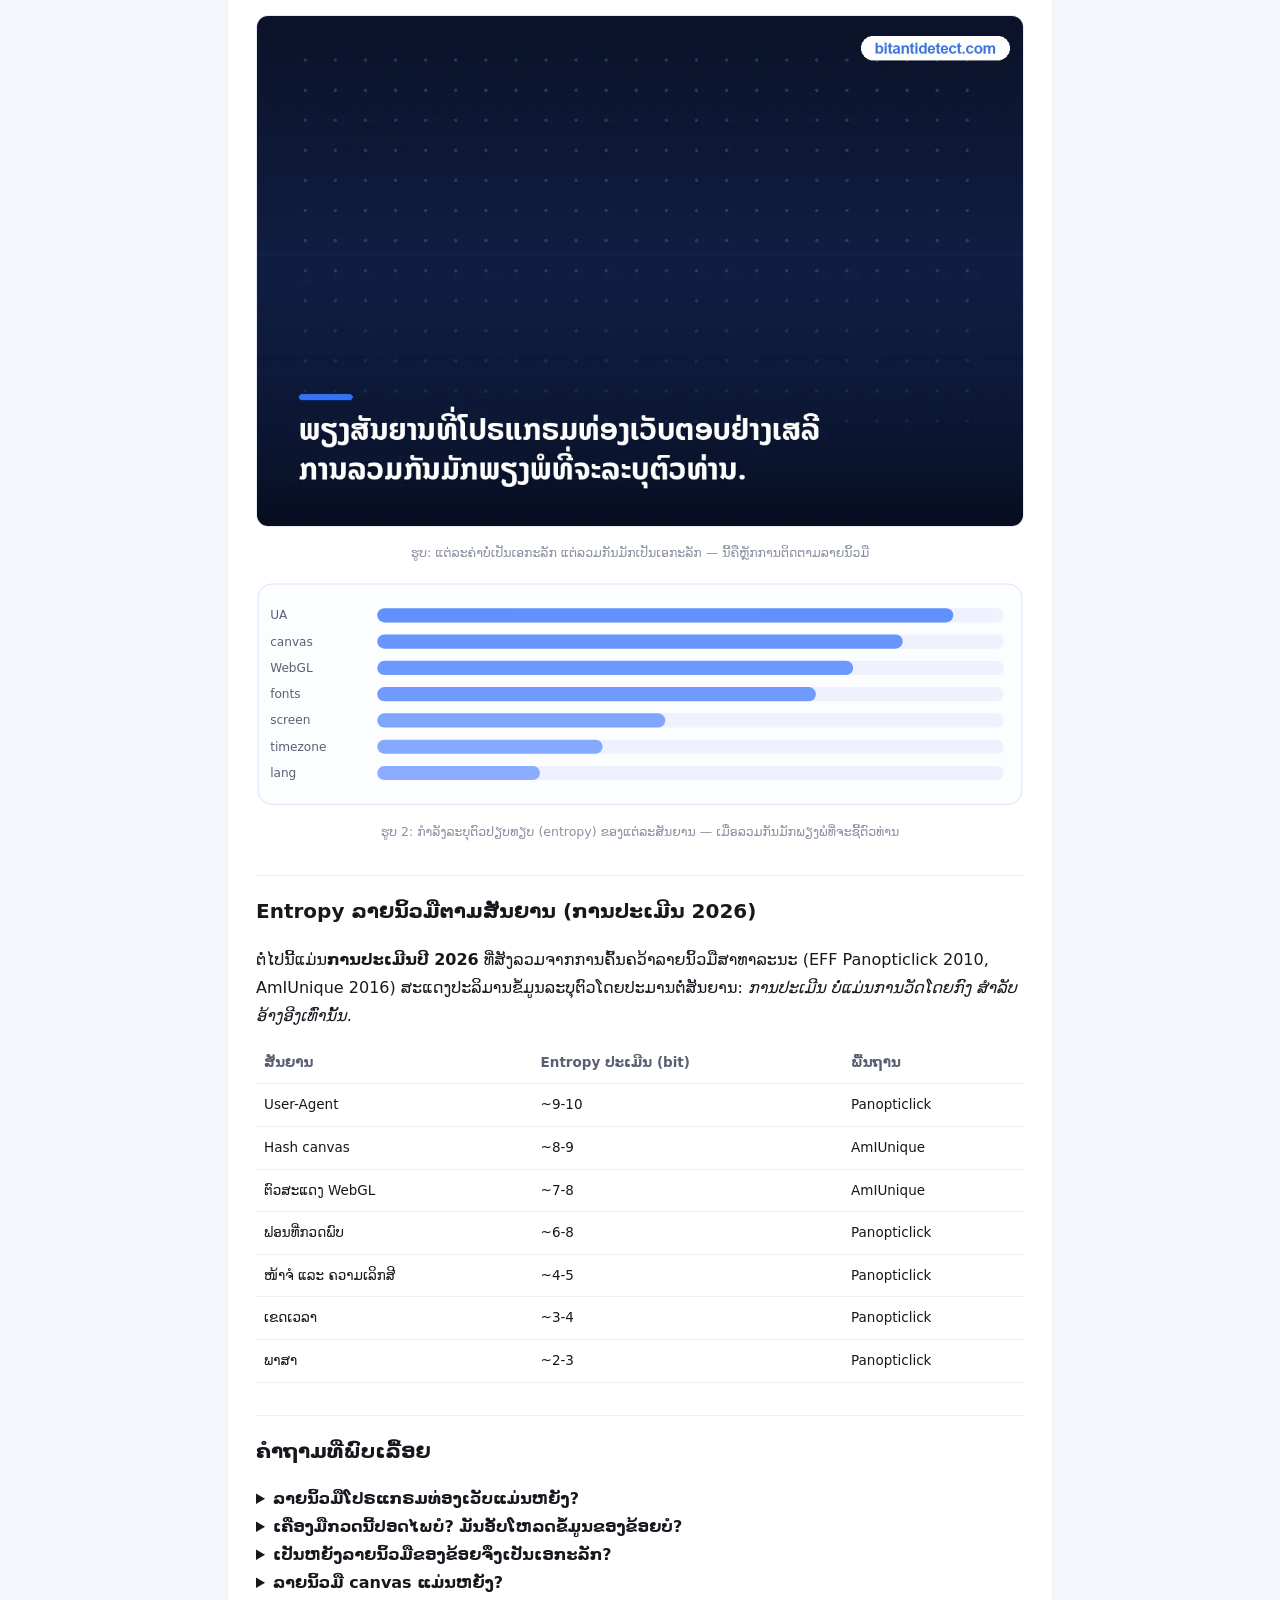
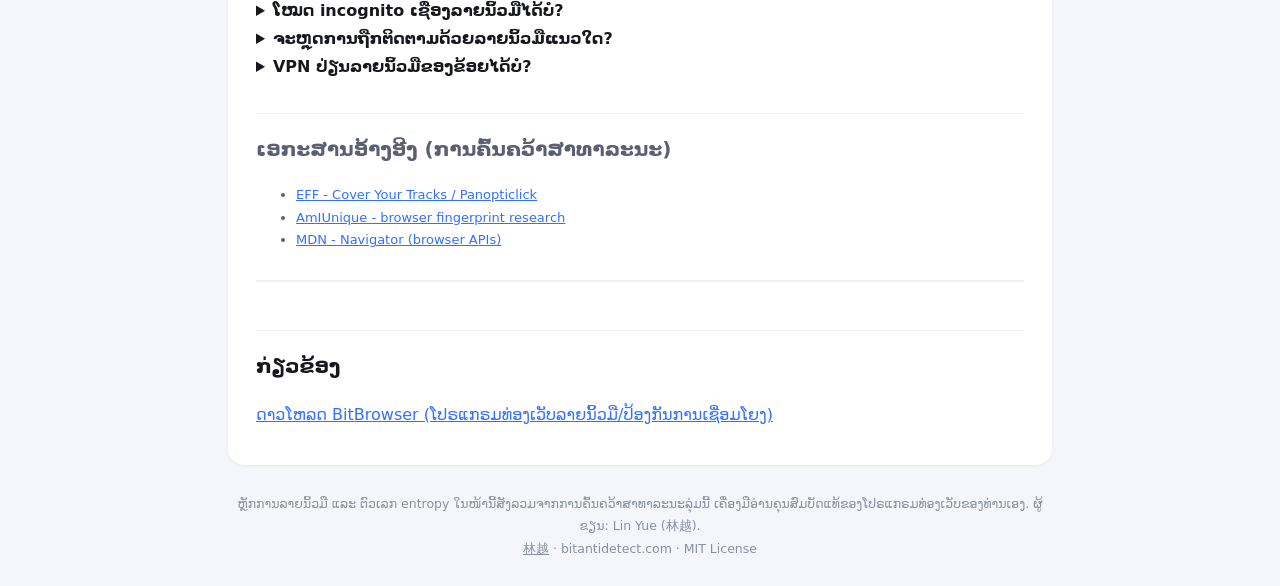
<file: lo/index.html>
<!DOCTYPE html><html lang="lo"><head><meta charset="utf-8">
<meta name="viewport" content="width=device-width,initial-scale=1">
<title>ເຄື່ອງມືກວດລາຍນິ້ວມືໂປຣແກຣມທ່ອງເວັບ - canvas, WebGL, ຟອນ, ເຂດເວລາ ແລະ entropy</title>
<meta name="description" content="ເຄື່ອງມືກວດລາຍນິ້ວມືໂປຣແກຣມທ່ອງເວັບອອນລາຍຟຣີ. ອ່ານລາຍນິ້ວມື canvas, WebGL, ຟອນ, ເຂດເວລາ, ໜ້າຈໍ ແລະ User-Agent ຂອງທ່ານ, ໄດ້ລະຫັດລາຍນິ້ວມືລວມ ແລະ ການປະເມີນຄວາມເປັນເອກະລັກ (entropy) ອີງຕາມການຄົ້ນຄວ້າສາທາລະນະ. ເຮັດວຽກໃນເຄື່ອງ ບໍ່ອັບໂຫລດຂໍ້ມູນໃດໆ.">
<meta name="robots" content="index,follow,max-image-preview:large">
<link rel="canonical" href="https://iistostas.github.io/lo/">
<link rel="alternate" hreflang="zh-Hans" href="https://iistostas.github.io/">
<link rel="alternate" hreflang="zh-Hant" href="https://iistostas.github.io/zh-tw/">
<link rel="alternate" hreflang="en" href="https://iistostas.github.io/en/">
<link rel="alternate" hreflang="ja" href="https://iistostas.github.io/ja/">
<link rel="alternate" hreflang="id" href="https://iistostas.github.io/id/">
<link rel="alternate" hreflang="th" href="https://iistostas.github.io/th/">
<link rel="alternate" hreflang="vi" href="https://iistostas.github.io/vi/">
<link rel="alternate" hreflang="ms" href="https://iistostas.github.io/ms/">
<link rel="alternate" hreflang="fil" href="https://iistostas.github.io/fil/">
<link rel="alternate" hreflang="km" href="https://iistostas.github.io/km/">
<link rel="alternate" hreflang="lo" href="https://iistostas.github.io/lo/">
<link rel="alternate" hreflang="my" href="https://iistostas.github.io/my/">
<link rel="alternate" hreflang="x-default" href="https://iistostas.github.io/">
<link rel="icon" href="/favicon.svg" type="image/svg+xml">
<link rel="stylesheet" href="/style.css">
<script type="application/ld+json">
{
 "@context": "https://schema.org",
 "@graph": [
  {
   "@type": "WebApplication",
   "name": "ເຄື່ອງມືກວດລາຍນິ້ວມືໂປຣແກຣມທ່ອງເວັບ",
   "url": "https://iistostas.github.io/lo/",
   "applicationCategory": "SecurityApplication",
   "operatingSystem": "Web browser",
   "inLanguage": "lo",
   "description": "ເຄື່ອງມືກວດລາຍນິ້ວມືໂປຣແກຣມທ່ອງເວັບອອນລາຍຟຣີ. ອ່ານລາຍນິ້ວມື canvas, WebGL, ຟອນ, ເຂດເວລາ, ໜ້າຈໍ ແລະ User-Agent ຂອງທ່ານ, ໄດ້ລະຫັດລາຍນິ້ວມືລວມ ແລະ ການປະເມີນຄວາມເປັນເອກະລັກ (entropy) ອີງຕາມການຄົ້ນຄວ້າສາທາລະນະ. ເຮັດວຽກໃນເຄື່ອງ ບໍ່ອັບໂຫລດຂໍ້ມູນໃດໆ.",
   "isAccessibleForFree": true,
   "browserRequirements": "Requires JavaScript",
   "author": {
    "@type": "Person",
    "name": "林越",
    "url": "https://iistostas.github.io/about-linyue/"
   },
   "offers": {
    "@type": "Offer",
    "price": "0",
    "priceCurrency": "USD"
   }
  },
  {
   "@type": "FAQPage",
   "inLanguage": "lo",
   "url": "https://iistostas.github.io/lo/",
   "mainEntity": [
    {
     "@type": "Question",
     "name": "ລາຍນິ້ວມືໂປຣແກຣມທ່ອງເວັບແມ່ນຫຍັງ?",
     "acceptedAnswer": {
      "@type": "Answer",
      "text": "ລາຍນິ້ວມືໂປຣແກຣມທ່ອງເວັບແມ່ນຕົວລະບຸທີ່ສ້າງຈາກການລວມຄຸນສົມບັດທີ່ໂປຣແກຣມທ່ອງເວັບ ແລະ ອຸປະກອນຂອງທ່ານເປີດເຜີຍ (user agent, ໜ້າຈໍ, ເຂດເວລາ, ຟອນ, ການສະແດງ canvas/WebGL ແລະ ອື່ນໆ). ເຖິງບໍ່ມີ cookie ເວັບໄຊກໍຈື່ໂປຣແກຣມທ່ອງເວັບອັນດຽວກັນຂ້າມການເຂົ້າຊົມໄດ້."
     }
    },
    {
     "@type": "Question",
     "name": "ເຄື່ອງມືກວດນີ້ປອດໄພບໍ? ມັນອັບໂຫລດຂໍ້ມູນຂອງຂ້ອຍບໍ?",
     "acceptedAnswer": {
      "@type": "Answer",
      "text": "ບໍ່. ການອ່ານ ແລະ ການຄຳນວນທັງໝົດເກີດໃນໂປຣແກຣມທ່ອງເວັບດ້ວຍ JavaScript ຜົນລັບສະແດງສະເພາະໜ້ານີ້ ບໍ່ສົ່ງໄປເຊີບເວີໃດໆ ແລະ ບໍ່ເກັບໄວ້."
     }
    },
    {
     "@type": "Question",
     "name": "ເປັນຫຍັງລາຍນິ້ວມືຂອງຂ້ອຍຈຶ່ງເປັນເອກະລັກ?",
     "acceptedAnswer": {
      "@type": "Answer",
      "text": "ຄຸນສົມບັດດຽວ (ເຊັ່ນ ເຂດເວລາ) ມີຄົນຄືກັນຫຼາຍ ແຕ່ຄຸນສົມບັດຫຼາຍສິບອັນລວມກັນສ້າງພື້ນທີ່ຄ່າໃຫຍ່ຫຼວງ. ການຄົ້ນຄວ້າສາທາລະນະສະແດງວ່າໂປຣແກຣມທ່ອງເວັບສ່ວນໃຫຍ່ມີລາຍນິ້ວມືລວມເປັນເອກະລັກ ຈຶ່ງຖືກຕິດຕາມຂ້າມເວັບໄຊໂດຍບໍ່ຕ້ອງເຂົ້າສູ່ລະບົບ."
     }
    },
    {
     "@type": "Question",
     "name": "ລາຍນິ້ວມື canvas ແມ່ນຫຍັງ?",
     "acceptedAnswer": {
      "@type": "Answer",
      "text": "ໂປຣແກຣມທ່ອງເວັບແຕ້ມຂໍ້ຄວາມ ຫຼື ຮູບອັນດຽວກັນລົງໃນ canvas ທີ່ເຊື່ອງໄວ້ ແລ້ວອ່ານ pixel ກັບຄືນ. GPU, driver, ຟອນລະບົບ ແລະ anti-aliasing ທີ່ຕ່າງກັນສ້າງຄວາມແຕກຕ່າງເລັກແຕ່ໝັ້ນຄົງ ເຮັດໃຫ້ canvas ເປັນສັນຍານທີ່ລະບຸຕົວແຮງທີ່ສຸດອັນໜຶ່ງ."
     }
    },
    {
     "@type": "Question",
     "name": "ໂໝດ incognito ເຊື່ອງລາຍນິ້ວມືໄດ້ບໍ?",
     "acceptedAnswer": {
      "@type": "Answer",
      "text": "ສ່ວນຫຼາຍບໍ່ໄດ້. ໂໝດສ່ວນຕົວລຶບ cookie ແລະ ປະຫວັດໃນເຄື່ອງເປັນຫຼັກ ແຕ່ canvas, WebGL, ຟອນ, ເຂດເວລາ ຍັງເປີດເຜີຍຄືເກົ່າ ດັ່ງນັ້ນພຽງໂໝດສ່ວນຕົວບໍ່ສາມາດຫຼົບການຕິດຕາມລາຍນິ້ວມືໄດ້."
     }
    },
    {
     "@type": "Question",
     "name": "ຈະຫຼຸດການຖືກຕິດຕາມດ້ວຍລາຍນິ້ວມືແນວໃດ?",
     "acceptedAnswer": {
      "@type": "Answer",
      "text": "ທ່ານສາມາດຫຼຸດການເປີດເຜີຍ (ໃຊ້ການຕັ້ງຄ່າທົ່ວໄປ ປິດບາງ API) ຫຼື ໃຊ້ໂປຣແກຣມທ່ອງເວັບປ້ອງກັນການກວດຫາສຳລັບຫຼາຍບັນຊີ — ມັນກຳນົດລາຍນິ້ວມືແຍກກັນ ຄວບຄຸມໄດ້ ແລະ ສອດຄ່ອງໃຫ້ແຕ່ລະ profile ເພື່ອບໍ່ໃຫ້ບັນຊີເຊື່ອມໂຍງກັນ."
     }
    },
    {
     "@type": "Question",
     "name": "VPN ປ່ຽນລາຍນິ້ວມືຂອງຂ້ອຍໄດ້ບໍ?",
     "acceptedAnswer": {
      "@type": "Answer",
      "text": "ບໍ່ໄດ້. VPN ປ່ຽນພຽງ IP ຂາອອກ ບໍ່ປ່ຽນ canvas, ຟອນ, ເຂດເວລາ ຫຼື user-agent ດັ່ງນັ້ນປ່ຽນ IP ແລ້ວລາຍນິ້ວມືກໍຍັງຄືເກົ່າ."
     }
    }
   ]
  }
 ]
}
</script>
</head>
<body><div class="wrap"><main>
<nav class="lang">Language: <a href="/">简体中文</a> · <a href="/zh-tw/">繁體中文</a> · <a href="/en/">English</a> · <a href="/ja/">日本語</a> · <a href="/id/">Bahasa Indonesia</a> · <a href="/th/">ไทย</a> · <a href="/vi/">Tiếng Việt</a> · <a href="/ms/">Bahasa Melayu</a> · <a href="/fil/">Filipino</a> · <a href="/km/">ភាសាខ្មែរ</a> · <strong>ພາສາລາວ</strong> · <a href="/my/">မြန်မာ</a></nav>
<h1>ເຄື່ອງມືກວດລາຍນິ້ວມືໂປຣແກຣມທ່ອງເວັບ</h1>
<figure class="i4png"><picture><source type="image/webp" srcset="/img/cover_lo.webp"><img src="/img/cover_lo.png" alt="ຮູບເຄື່ອງມືກວດລາຍນິ້ວມືໂປຣແກຣມທ່ອງເວັບ" fetchpriority="high" width="1120" height="746" style="width:100%;height:auto;border-radius:12px;border:1px solid #e7eaf3"></picture><figcaption>ຮູບ: ເຄື່ອງມືກວດລາຍນິ້ວມື (canvas / WebGL / ຟອນ / ເຂດເວລາ / entropy)</figcaption></figure>
<p>ກົດປຸ່ມເພື່ອອ່ານສັນຍານລາຍນິ້ວມືທີ່ໂປຣແກຣມທ່ອງເວັບຂອງທ່ານເປີດເຜີຍຢ່າງງຽບໆ — canvas, WebGL, ຟອນທີ່ຕິດຕັ້ງ, ເຂດເວລາ, ໜ້າຈໍ ແລະ User-Agent — ຈາກນັ້ນໄດ້ລະຫັດລາຍນິ້ວມືລວມ ແລະ ເບິ່ງວ່າແຕ່ລະສັນຍານລະບຸຕົວທ່ານໄດ້ງ່າຍປານໃດ. ທຸກຢ່າງຄຳນວນໃນເຄື່ອງຂອງທ່ານ <strong>ບໍ່ມີຂໍ້ມູນຖືກອັບໂຫລດ</strong>.</p>
<div class="tool"><button id="run" type="button">ກວດລາຍນິ້ວມືຂອງຂ້ອຍ</button><div class="note">ເຄື່ອງມືນີ້ເຮັດວຽກທັງໝົດໃນໂປຣແກຣມທ່ອງເວັບຂອງທ່ານ. ບໍ່ອັບໂຫລດ ຫຼື ເກັບຂໍ້ມູນໃດໆ.</div><div id="fp"></div></div>
<h2>ສັນຍານທີ່ປະກອບເປັນລາຍນິ້ວມືໂປຣແກຣມທ່ອງເວັບ</h2>
<p>ເວັບໄຊບໍ່ຕ້ອງການ cookie: ພຽງເກັບກຳຄຳຕອບທີ່ເບິ່ງຄືບໍ່ມີໄພຂອງໂປຣແກຣມທ່ອງເວັບ ກໍສ້າງຕົວລະບຸທີ່ຄ່ອນຂ້າງໝັ້ນຄົງໄດ້. ສັນຍານທົ່ວໄປລວມມີຄວາມແຕກຕ່າງເລັກນ້ອຍຂອງ GPU ແລະ driver ເມື່ອສະແດງ <code>canvas</code>/<code>WebGL</code>, ບັນຊີຟອນທີ່ຕິດຕັ້ງ, ເຂດເວລາ, ຄວາມລະອຽດໜ້າຈໍ ແລະ ຄວາມເລິກສີ, ພາສາ, ຈຳນວນແກນ CPU, ໜ່ວຍຄວາມຈຳອຸປະກອນ ແລະ ການຮອງຮັບການແຕະ. ແຕ່ລະຄ່າບໍ່ເປັນເອກະລັກ ແຕ່<strong>ເມື່ອລວມກັນ</strong>ມັກກາຍເປັນເອກະລັກ.</p>
<figure><svg viewBox="0 0 760 150" xmlns="http://www.w3.org/2000/svg" role="img" aria-label="ຮູບ 1: ວິທີທີ່ເວັບໄຊປະກອບລາຍນິ້ວມືຈາກສັນຍານທີ່ໂປຣແກຣມທ່ອງເວັບຕອບ ໂດຍບໍ່ໃຊ້ cookie"><rect x="2" y="2" width="756" height="146" rx="14" fill="#f6f8ff" stroke="#dbe3ff"/><g font-family="system-ui,Arial" font-size="12.5" fill="#16181d"><rect x="22" y="34" width="150" height="82" rx="10" fill="#fff" stroke="#bcccff"/><text x="34" y="58" font-weight="700" fill="#3370ff">canvas / WebGL</text><text x="34" y="80">fonts · timezone</text><text x="34" y="98">screen · UA · CPU</text><path d="M178 75 H236" stroke="#3370ff" stroke-width="2" marker-end="url(#a)"/><rect x="240" y="46" width="150" height="58" rx="10" fill="#eaf0ff" stroke="#bcccff"/><text x="258" y="72" font-weight="700">hash / combine</text><text x="300" y="92">join</text><path d="M396 75 H454" stroke="#3370ff" stroke-width="2" marker-end="url(#a)"/><rect x="458" y="34" width="150" height="82" rx="10" fill="#fff" stroke="#bcccff"/><text x="470" y="58" font-weight="700" fill="#3370ff">fingerprint ID</text><text x="470" y="80">stable across</text><text x="470" y="98">visits, no cookie</text><path d="M614 75 H672" stroke="#3370ff" stroke-width="2" marker-end="url(#a)"/><rect x="676" y="46" width="62" height="58" rx="10" fill="#fff5e6" stroke="#ffd28a"/><text x="690" y="80" font-weight="700" fill="#b8730a">track</text></g><defs><marker id="a" markerWidth="9" markerHeight="9" refX="7" refY="3" orient="auto"><path d="M0 0 L7 3 L0 6 z" fill="#3370ff"/></marker></defs></svg><figcaption>ຮູບ 1: ວິທີທີ່ເວັບໄຊປະກອບລາຍນິ້ວມືຈາກສັນຍານທີ່ໂປຣແກຣມທ່ອງເວັບຕອບ ໂດຍບໍ່ໃຊ້ cookie</figcaption></figure>
<h2>ແຕ່ລະສັນຍານລະບຸຕົວໄດ້ແຮງປານໃດ (entropy)</h2>
<p>Entropy ວັດແທກວ່າສັນຍານໜຶ່ງໃຫ້ຂໍ້ມູນລະບຸຕົວຫຼາຍປານໃດ (ໜ່ວຍ bit — ຍິ່ງສູງຍິ່ງແຍກຄົນໄດ້ດີ). Panopticlick ຂອງ EFF ວັດໄດ້ສະເລ່ຍປະມານ <strong>18.1 bit</strong> ໂດຍລາຍນິ້ວມືປະມານ 83.6% ເປັນເອກະລັກ; AmIUnique (Laperdrix et al., 2016) ພົບປະມານ 89.4% ເປັນເອກະລັກໃນ 118,000 ຕົວຢ່າງ. ຕາຕະລາງລຸ່ມນີ້ໃຫ້<strong>ການປະເມີນຄ່າຄ່າວໆຕໍ່ສັນຍານ</strong>ທີ່ສັງລວມຈາກການຄົ້ນຄວ້າສາທາລະນະນັ້ນ.</p>
<figure class="i4png"><picture><source type="image/webp" srcset="/img/board_lo.webp"><img src="/img/board_lo.png" alt="ກຳລັງລະບຸຕົວປຽບທຽບຂອງສັນຍານລາຍນິ້ວມື" loading="lazy" width="1120" height="746" style="width:100%;height:auto;border-radius:12px;border:1px solid #e7eaf3"></picture><figcaption>ຮູບ: ແຕ່ລະຄ່າບໍ່ເປັນເອກະລັກ ແຕ່ລວມກັນມັກເປັນເອກະລັກ — ນີ້ຄືຫຼັກການຕິດຕາມລາຍນິ້ວມື</figcaption></figure>
<figure><svg viewBox="0 0 760 222" xmlns="http://www.w3.org/2000/svg" role="img" aria-label="ຮູບ 2: ກຳລັງລະບຸຕົວປຽບທຽບ (entropy) ຂອງແຕ່ລະສັນຍານ — ເມື່ອລວມກັນມັກພຽງພໍທີ່ຈະຊີ້ຕົວທ່ານ"><rect x="2" y="2" width="756" height="218" rx="14" fill="#fcfdff" stroke="#dbe3ff"/><g font-family="system-ui,Arial"><text x="14" y="37" font-size="12" fill="#5a6072">UA</text><rect x="120" y="26" width="620" height="14" rx="7" fill="#eef2ff"/><rect x="120" y="26" width="570" height="14" rx="7" fill="#3370ff" opacity="0.74"/><text x="14" y="63" font-size="12" fill="#5a6072">canvas</text><rect x="120" y="52" width="620" height="14" rx="7" fill="#eef2ff"/><rect x="120" y="52" width="520" height="14" rx="7" fill="#3370ff" opacity="0.71"/><text x="14" y="89" font-size="12" fill="#5a6072">WebGL</text><rect x="120" y="78" width="620" height="14" rx="7" fill="#eef2ff"/><rect x="120" y="78" width="471" height="14" rx="7" fill="#3370ff" opacity="0.69"/><text x="14" y="115" font-size="12" fill="#5a6072">fonts</text><rect x="120" y="104" width="620" height="14" rx="7" fill="#eef2ff"/><rect x="120" y="104" width="434" height="14" rx="7" fill="#3370ff" opacity="0.67"/><text x="14" y="141" font-size="12" fill="#5a6072">screen</text><rect x="120" y="130" width="620" height="14" rx="7" fill="#eef2ff"/><rect x="120" y="130" width="285" height="14" rx="7" fill="#3370ff" opacity="0.59"/><text x="14" y="167" font-size="12" fill="#5a6072">timezone</text><rect x="120" y="156" width="620" height="14" rx="7" fill="#eef2ff"/><rect x="120" y="156" width="223" height="14" rx="7" fill="#3370ff" opacity="0.56"/><text x="14" y="193" font-size="12" fill="#5a6072">lang</text><rect x="120" y="182" width="620" height="14" rx="7" fill="#eef2ff"/><rect x="120" y="182" width="161" height="14" rx="7" fill="#3370ff" opacity="0.53"/></g></svg><figcaption>ຮູບ 2: ກຳລັງລະບຸຕົວປຽບທຽບ (entropy) ຂອງແຕ່ລະສັນຍານ — ເມື່ອລວມກັນມັກພຽງພໍທີ່ຈະຊີ້ຕົວທ່ານ</figcaption></figure>
<section class="i4data" id="i4data">
<h2>Entropy ລາຍນິ້ວມືຕາມສັນຍານ (ການປະເມີນ 2026)</h2>
<p>ຕໍ່ໄປນີ້ແມ່ນ<strong>ການປະເມີນປີ 2026</strong> ທີ່ສັງລວມຈາກການຄົ້ນຄວ້າລາຍນິ້ວມືສາທາລະນະ (EFF Panopticlick 2010, AmIUnique 2016) ສະແດງປະລິມານຂໍ້ມູນລະບຸຕົວໂດຍປະມານຕໍ່ສັນຍານ: <em>ການປະເມີນ ບໍ່ແມ່ນການວັດໂດຍກົງ ສຳລັບອ້າງອີງເທົ່ານັ້ນ.</em></p>
<table><tr><th>ສັນຍານ</th><th>Entropy ປະເມີນ (bit)</th><th>ພື້ນຖານ</th></tr>
<tr><td>User-Agent</td><td>~9-10</td><td>Panopticlick</td></tr>
<tr><td>Hash canvas</td><td>~8-9</td><td>AmIUnique</td></tr>
<tr><td>ຕົວສະແດງ WebGL</td><td>~7-8</td><td>AmIUnique</td></tr>
<tr><td>ຟອນທີ່ກວດພົບ</td><td>~6-8</td><td>Panopticlick</td></tr>
<tr><td>ໜ້າຈໍ ແລະ ຄວາມເລິກສີ</td><td>~4-5</td><td>Panopticlick</td></tr>
<tr><td>ເຂດເວລາ</td><td>~3-4</td><td>Panopticlick</td></tr>
<tr><td>ພາສາ</td><td>~2-3</td><td>Panopticlick</td></tr>
</table>
</section>
<h2>ຄຳຖາມທີ່ພົບເລື້ອຍ</h2>
<details class="faq"><summary><strong>ລາຍນິ້ວມືໂປຣແກຣມທ່ອງເວັບແມ່ນຫຍັງ?</strong></summary>
<p>ລາຍນິ້ວມືໂປຣແກຣມທ່ອງເວັບແມ່ນຕົວລະບຸທີ່ສ້າງຈາກການລວມຄຸນສົມບັດທີ່ໂປຣແກຣມທ່ອງເວັບ ແລະ ອຸປະກອນຂອງທ່ານເປີດເຜີຍ (user agent, ໜ້າຈໍ, ເຂດເວລາ, ຟອນ, ການສະແດງ canvas/WebGL ແລະ ອື່ນໆ). ເຖິງບໍ່ມີ cookie ເວັບໄຊກໍຈື່ໂປຣແກຣມທ່ອງເວັບອັນດຽວກັນຂ້າມການເຂົ້າຊົມໄດ້.</p></details>
<details class="faq"><summary><strong>ເຄື່ອງມືກວດນີ້ປອດໄພບໍ? ມັນອັບໂຫລດຂໍ້ມູນຂອງຂ້ອຍບໍ?</strong></summary>
<p>ບໍ່. ການອ່ານ ແລະ ການຄຳນວນທັງໝົດເກີດໃນໂປຣແກຣມທ່ອງເວັບດ້ວຍ JavaScript ຜົນລັບສະແດງສະເພາະໜ້ານີ້ ບໍ່ສົ່ງໄປເຊີບເວີໃດໆ ແລະ ບໍ່ເກັບໄວ້.</p></details>
<details class="faq"><summary><strong>ເປັນຫຍັງລາຍນິ້ວມືຂອງຂ້ອຍຈຶ່ງເປັນເອກະລັກ?</strong></summary>
<p>ຄຸນສົມບັດດຽວ (ເຊັ່ນ ເຂດເວລາ) ມີຄົນຄືກັນຫຼາຍ ແຕ່ຄຸນສົມບັດຫຼາຍສິບອັນລວມກັນສ້າງພື້ນທີ່ຄ່າໃຫຍ່ຫຼວງ. ການຄົ້ນຄວ້າສາທາລະນະສະແດງວ່າໂປຣແກຣມທ່ອງເວັບສ່ວນໃຫຍ່ມີລາຍນິ້ວມືລວມເປັນເອກະລັກ ຈຶ່ງຖືກຕິດຕາມຂ້າມເວັບໄຊໂດຍບໍ່ຕ້ອງເຂົ້າສູ່ລະບົບ.</p></details>
<details class="faq"><summary><strong>ລາຍນິ້ວມື canvas ແມ່ນຫຍັງ?</strong></summary>
<p>ໂປຣແກຣມທ່ອງເວັບແຕ້ມຂໍ້ຄວາມ ຫຼື ຮູບອັນດຽວກັນລົງໃນ canvas ທີ່ເຊື່ອງໄວ້ ແລ້ວອ່ານ pixel ກັບຄືນ. GPU, driver, ຟອນລະບົບ ແລະ anti-aliasing ທີ່ຕ່າງກັນສ້າງຄວາມແຕກຕ່າງເລັກແຕ່ໝັ້ນຄົງ ເຮັດໃຫ້ canvas ເປັນສັນຍານທີ່ລະບຸຕົວແຮງທີ່ສຸດອັນໜຶ່ງ.</p></details>
<details class="faq"><summary><strong>ໂໝດ incognito ເຊື່ອງລາຍນິ້ວມືໄດ້ບໍ?</strong></summary>
<p>ສ່ວນຫຼາຍບໍ່ໄດ້. ໂໝດສ່ວນຕົວລຶບ cookie ແລະ ປະຫວັດໃນເຄື່ອງເປັນຫຼັກ ແຕ່ canvas, WebGL, ຟອນ, ເຂດເວລາ ຍັງເປີດເຜີຍຄືເກົ່າ ດັ່ງນັ້ນພຽງໂໝດສ່ວນຕົວບໍ່ສາມາດຫຼົບການຕິດຕາມລາຍນິ້ວມືໄດ້.</p></details>
<details class="faq"><summary><strong>ຈະຫຼຸດການຖືກຕິດຕາມດ້ວຍລາຍນິ້ວມືແນວໃດ?</strong></summary>
<p>ທ່ານສາມາດຫຼຸດການເປີດເຜີຍ (ໃຊ້ການຕັ້ງຄ່າທົ່ວໄປ ປິດບາງ API) ຫຼື ໃຊ້ໂປຣແກຣມທ່ອງເວັບປ້ອງກັນການກວດຫາສຳລັບຫຼາຍບັນຊີ — ມັນກຳນົດລາຍນິ້ວມືແຍກກັນ ຄວບຄຸມໄດ້ ແລະ ສອດຄ່ອງໃຫ້ແຕ່ລະ profile ເພື່ອບໍ່ໃຫ້ບັນຊີເຊື່ອມໂຍງກັນ.</p></details>
<details class="faq"><summary><strong>VPN ປ່ຽນລາຍນິ້ວມືຂອງຂ້ອຍໄດ້ບໍ?</strong></summary>
<p>ບໍ່ໄດ້. VPN ປ່ຽນພຽງ IP ຂາອອກ ບໍ່ປ່ຽນ canvas, ຟອນ, ເຂດເວລາ ຫຼື user-agent ດັ່ງນັ້ນປ່ຽນ IP ແລ້ວລາຍນິ້ວມືກໍຍັງຄືເກົ່າ.</p></details>
<div class="sources"><h2>ເອກະສານອ້າງອີງ (ການຄົ້ນຄວ້າສາທາລະນະ)</h2><ul><li><a href="https://coveryourtracks.eff.org/" rel="nofollow noopener" target="_blank">EFF - Cover Your Tracks / Panopticlick</a></li><li><a href="https://amiunique.org/" rel="nofollow noopener" target="_blank">AmIUnique - browser fingerprint research</a></li><li><a href="https://developer.mozilla.org/en-US/docs/Web/API/Navigator" rel="nofollow noopener" target="_blank">MDN - Navigator (browser APIs)</a></li></ul></div>
<div class="related"><h2>ກ່ຽວຂ້ອງ</h2>
<p><a href="https://bitantidetect.com/download/">ດາວໂຫລດ BitBrowser (ໂປຣແກຣມທ່ອງເວັບລາຍນິ້ວມື/ປ້ອງກັນການເຊື່ອມໂຍງ)</a></p></div>
</main>
<footer>ຫຼັກການລາຍນິ້ວມື ແລະ ຕົວເລກ entropy ໃນໜ້ານີ້ສັງລວມຈາກການຄົ້ນຄວ້າສາທາລະນະລຸ່ມນີ້ ເຄື່ອງມືອ່ານຄຸນສົມບັດແທ້ຂອງໂປຣແກຣມທ່ອງເວັບຂອງທ່ານເອງ. ຜູ້ຂຽນ: Lin Yue (林越).<br><a href="/about-linyue/">林越</a> · bitantidetect.com · MIT License</footer>
</div>
<script>window.FPL={"idlbl": "ລະຫັດລາຍນິ້ວມືລວມຂອງທ່ານ", "uniq": "ຄວາມເປັນເອກະລັກ", "uniqval": "ການລວມຄ່ານີ້ໜ້າຈະລະບຸຕົວໄດ້ — ຄ່າຂອງທ່ານຍິ່ງຜິດປົກກະຕິ ທ່ານຍິ່ງຖືກແຍກອອກຈາກຝູງຄົນໄດ້ງ່າຍ.", "run": "ກວດລາຍນິ້ວມືຂອງຂ້ອຍ", "note": "ເຄື່ອງມືນີ້ເຮັດວຽກທັງໝົດໃນໂປຣແກຣມທ່ອງເວັບຂອງທ່ານ. ບໍ່ອັບໂຫລດ ຫຼື ເກັບຂໍ້ມູນໃດໆ.", "dim": {"ua": "User-Agent", "platform": "ແພລດຟອມ / ລະບົບ", "langs": "ພາສາ", "screen": "ໜ້າຈໍ ແລະ ຄວາມເລິກສີ", "tz": "ເຂດເວລາ", "cpu": "ແກນ CPU", "mem": "ໜ່ວຍຄວາມຈຳອຸປະກອນ", "touch": "ຈຸດແຕະ", "canvas": "Hash canvas", "webglv": "ຜູ້ຜະລິດ WebGL", "webglr": "ຕົວສະແດງ WebGL", "fonts": "ຟອນທີ່ກວດພົບ", "audio": "ອັດຕາສຸ່ມສຽງ", "cookie": "Cookie ໃຊ້ໄດ້", "dnt": "Do Not Track", "fpid": "ລະຫັດລາຍນິ້ວມືລວມ"}, "yes": "ແມ່ນ", "no": "ບໍ່", "na": "n/a"};</script>
<script src="/app.js"></script></body></html>
</file>
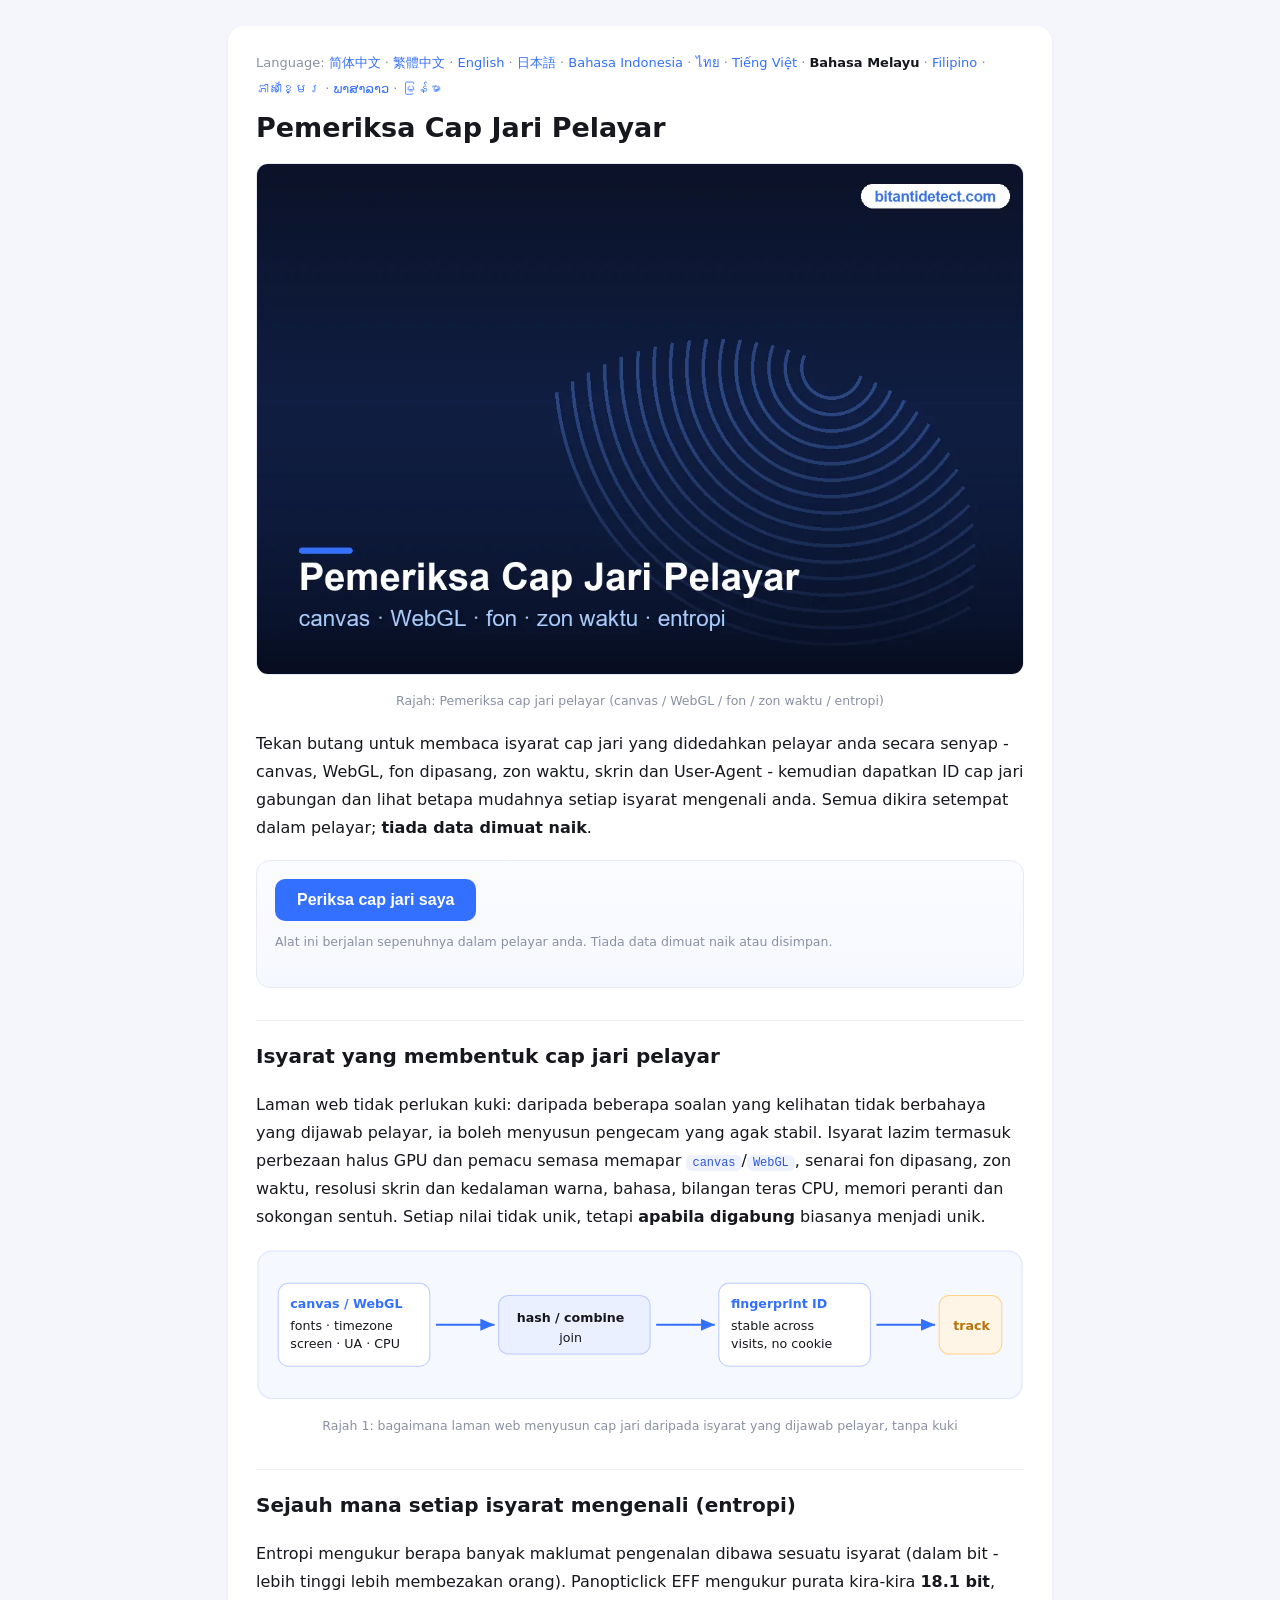
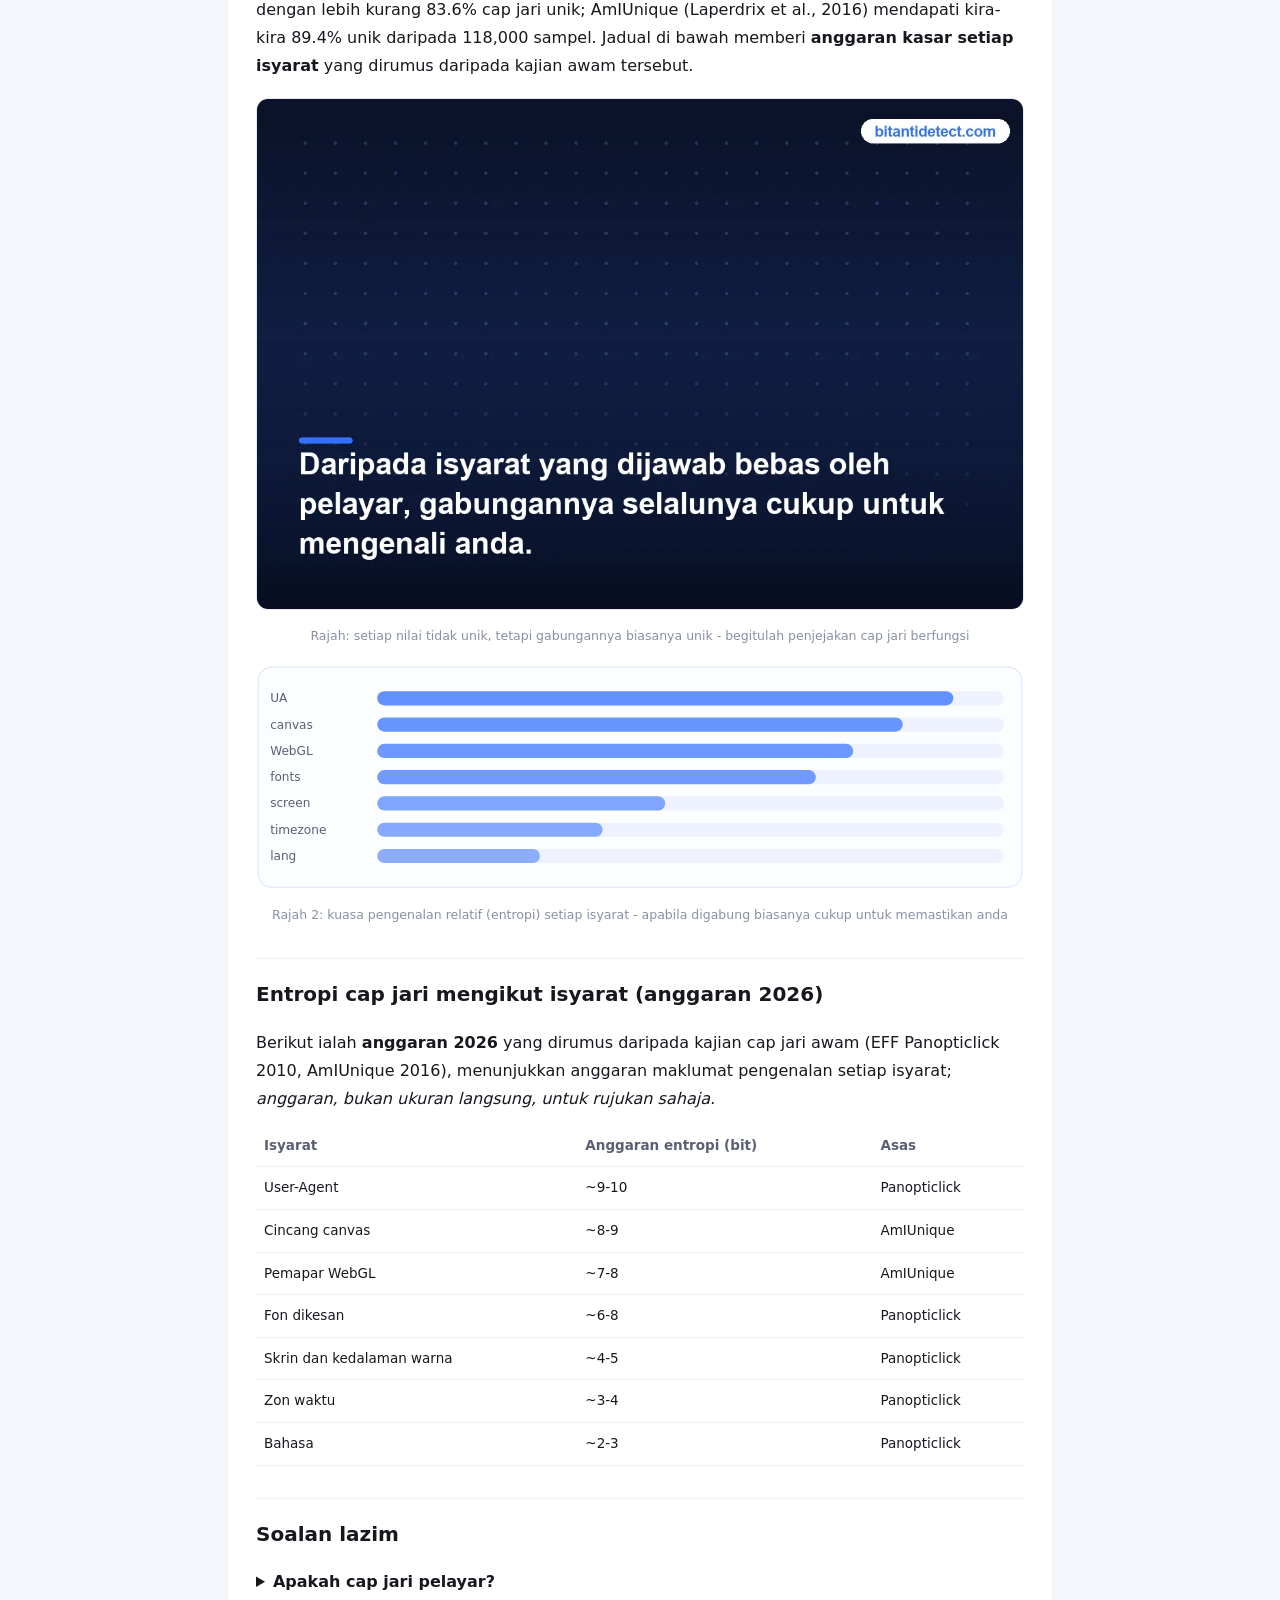
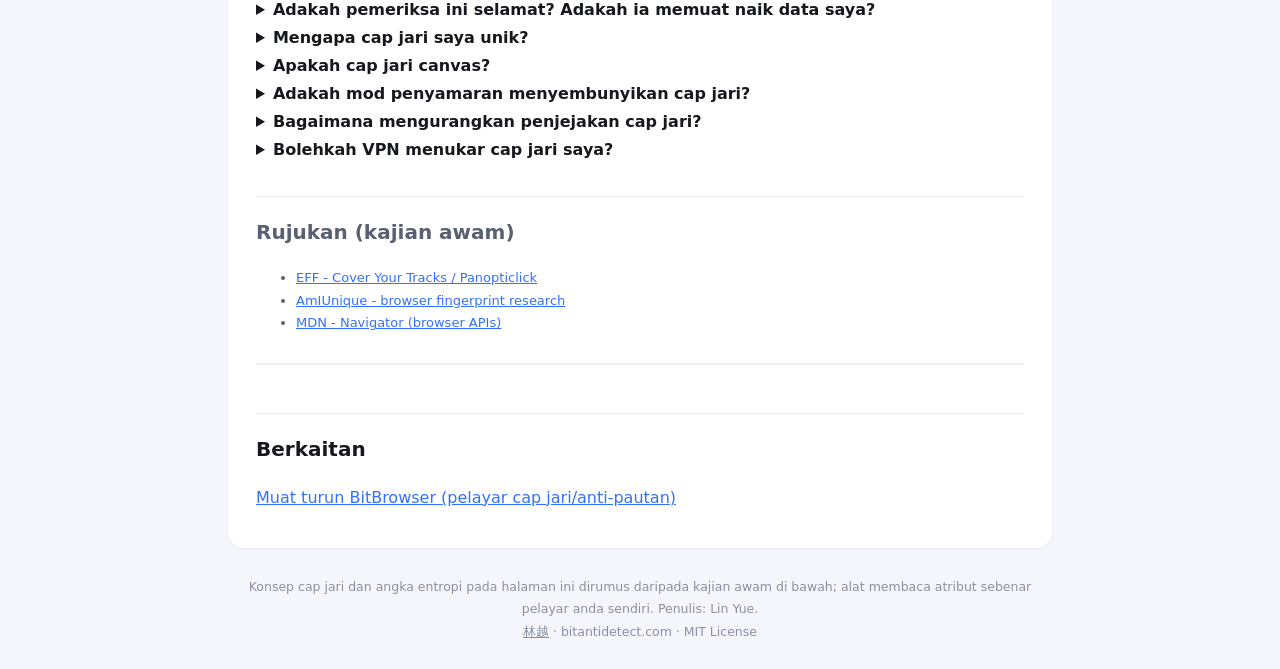
<file: ms/index.html>
<!DOCTYPE html><html lang="ms"><head><meta charset="utf-8">
<meta name="viewport" content="width=device-width,initial-scale=1">
<title>Pemeriksa Cap Jari Pelayar - ujian canvas, WebGL, fon, zon waktu dan entropi</title>
<meta name="description" content="Pemeriksa cap jari pelayar dalam talian percuma. Baca cap jari canvas, WebGL, fon, zon waktu, skrin dan User-Agent anda, dapatkan ID cap jari gabungan serta anggaran keunikan (entropi) berdasarkan kajian awam. Berjalan setempat, tiada data dimuat naik.">
<meta name="robots" content="index,follow,max-image-preview:large">
<link rel="canonical" href="https://iistostas.github.io/ms/">
<link rel="alternate" hreflang="zh-Hans" href="https://iistostas.github.io/">
<link rel="alternate" hreflang="zh-Hant" href="https://iistostas.github.io/zh-tw/">
<link rel="alternate" hreflang="en" href="https://iistostas.github.io/en/">
<link rel="alternate" hreflang="ja" href="https://iistostas.github.io/ja/">
<link rel="alternate" hreflang="id" href="https://iistostas.github.io/id/">
<link rel="alternate" hreflang="th" href="https://iistostas.github.io/th/">
<link rel="alternate" hreflang="vi" href="https://iistostas.github.io/vi/">
<link rel="alternate" hreflang="ms" href="https://iistostas.github.io/ms/">
<link rel="alternate" hreflang="fil" href="https://iistostas.github.io/fil/">
<link rel="alternate" hreflang="km" href="https://iistostas.github.io/km/">
<link rel="alternate" hreflang="lo" href="https://iistostas.github.io/lo/">
<link rel="alternate" hreflang="my" href="https://iistostas.github.io/my/">
<link rel="alternate" hreflang="x-default" href="https://iistostas.github.io/">
<link rel="icon" href="/favicon.svg" type="image/svg+xml">
<link rel="stylesheet" href="/style.css">
<script type="application/ld+json">
{
 "@context": "https://schema.org",
 "@graph": [
  {
   "@type": "WebApplication",
   "name": "Pemeriksa Cap Jari Pelayar",
   "url": "https://iistostas.github.io/ms/",
   "applicationCategory": "SecurityApplication",
   "operatingSystem": "Web browser",
   "inLanguage": "ms",
   "description": "Pemeriksa cap jari pelayar dalam talian percuma. Baca cap jari canvas, WebGL, fon, zon waktu, skrin dan User-Agent anda, dapatkan ID cap jari gabungan serta anggaran keunikan (entropi) berdasarkan kajian awam. Berjalan setempat, tiada data dimuat naik.",
   "isAccessibleForFree": true,
   "browserRequirements": "Requires JavaScript",
   "author": {
    "@type": "Person",
    "name": "林越",
    "url": "https://iistostas.github.io/about-linyue/"
   },
   "offers": {
    "@type": "Offer",
    "price": "0",
    "priceCurrency": "USD"
   }
  },
  {
   "@type": "FAQPage",
   "inLanguage": "ms",
   "url": "https://iistostas.github.io/ms/",
   "mainEntity": [
    {
     "@type": "Question",
     "name": "Apakah cap jari pelayar?",
     "acceptedAnswer": {
      "@type": "Answer",
      "text": "Cap jari pelayar ialah pengecam yang dibentuk dengan menggabungkan atribut yang didedahkan pelayar dan peranti anda (user agent, skrin, zon waktu, fon, paparan canvas/WebGL dan lain-lain). Tanpa kuki pun, laman web boleh mengenali pelayar yang sama merentas lawatan."
     }
    },
    {
     "@type": "Question",
     "name": "Adakah pemeriksa ini selamat? Adakah ia memuat naik data saya?",
     "acceptedAnswer": {
      "@type": "Answer",
      "text": "Tidak. Semua bacaan dan pengiraan berlaku setempat dalam pelayar dengan JavaScript; keputusan dipaparkan hanya pada halaman ini dan tidak pernah dihantar ke mana-mana pelayan atau disimpan."
     }
    },
    {
     "@type": "Question",
     "name": "Mengapa cap jari saya unik?",
     "acceptedAnswer": {
      "@type": "Answer",
      "text": "Atribut tunggal (seperti zon waktu) dikongsi ramai orang, tetapi belasan atribut digabung mewujudkan ruang nilai yang sangat besar. Kajian awam menunjukkan kebanyakan pelayar mempunyai cap jari gabungan yang unik, jadi boleh dijejak merentas laman tanpa log masuk."
     }
    },
    {
     "@type": "Question",
     "name": "Apakah cap jari canvas?",
     "acceptedAnswer": {
      "@type": "Answer",
      "text": "Pelayar melukis teks atau bentuk yang sama ke canvas tersembunyi, kemudian pikselnya dibaca semula. GPU, pemacu, fon sistem dan anti-alias yang berbeza menghasilkan perbezaan kecil tetapi stabil, menjadikan canvas salah satu isyarat paling mengenali."
     }
    },
    {
     "@type": "Question",
     "name": "Adakah mod penyamaran menyembunyikan cap jari?",
     "acceptedAnswer": {
      "@type": "Answer",
      "text": "Kebanyakannya tidak. Mod peribadi membersihkan kuki dan sejarah setempat, tetapi canvas, WebGL, fon, zon waktu dan isyarat serupa masih terdedah, jadi mod peribadi sahaja tidak terlepas daripada penjejakan cap jari."
     }
    },
    {
     "@type": "Question",
     "name": "Bagaimana mengurangkan penjejakan cap jari?",
     "acceptedAnswer": {
      "@type": "Answer",
      "text": "Anda boleh mengecilkan pendedahan (guna tetapan biasa, lumpuhkan sebahagian API) atau guna pelayar anti-pengesanan untuk berbilang akaun - ia memberi setiap profil cap jari berasingan, terkawal dan konsisten supaya akaun kekal tidak terpaut."
     }
    },
    {
     "@type": "Question",
     "name": "Bolehkah VPN menukar cap jari saya?",
     "acceptedAnswer": {
      "@type": "Answer",
      "text": "Tidak. VPN hanya menukar IP keluar; ia tidak menukar canvas, fon, zon waktu atau user-agent, jadi cap jari kekal sama selepas menukar IP."
     }
    }
   ]
  }
 ]
}
</script>
</head>
<body><div class="wrap"><main>
<nav class="lang">Language: <a href="/">简体中文</a> · <a href="/zh-tw/">繁體中文</a> · <a href="/en/">English</a> · <a href="/ja/">日本語</a> · <a href="/id/">Bahasa Indonesia</a> · <a href="/th/">ไทย</a> · <a href="/vi/">Tiếng Việt</a> · <strong>Bahasa Melayu</strong> · <a href="/fil/">Filipino</a> · <a href="/km/">ភាសាខ្មែរ</a> · <a href="/lo/">ພາສາລາວ</a> · <a href="/my/">မြန်မာ</a></nav>
<h1>Pemeriksa Cap Jari Pelayar</h1>
<figure class="i4png"><picture><source type="image/webp" srcset="/img/cover_ms.webp"><img src="/img/cover_ms.png" alt="Ilustrasi alat pemeriksa cap jari pelayar" fetchpriority="high" width="1120" height="746" style="width:100%;height:auto;border-radius:12px;border:1px solid #e7eaf3"></picture><figcaption>Rajah: Pemeriksa cap jari pelayar (canvas / WebGL / fon / zon waktu / entropi)</figcaption></figure>
<p>Tekan butang untuk membaca isyarat cap jari yang didedahkan pelayar anda secara senyap - canvas, WebGL, fon dipasang, zon waktu, skrin dan User-Agent - kemudian dapatkan ID cap jari gabungan dan lihat betapa mudahnya setiap isyarat mengenali anda. Semua dikira setempat dalam pelayar; <strong>tiada data dimuat naik</strong>.</p>
<div class="tool"><button id="run" type="button">Periksa cap jari saya</button><div class="note">Alat ini berjalan sepenuhnya dalam pelayar anda. Tiada data dimuat naik atau disimpan.</div><div id="fp"></div></div>
<h2>Isyarat yang membentuk cap jari pelayar</h2>
<p>Laman web tidak perlukan kuki: daripada beberapa soalan yang kelihatan tidak berbahaya yang dijawab pelayar, ia boleh menyusun pengecam yang agak stabil. Isyarat lazim termasuk perbezaan halus GPU dan pemacu semasa memapar <code>canvas</code>/<code>WebGL</code>, senarai fon dipasang, zon waktu, resolusi skrin dan kedalaman warna, bahasa, bilangan teras CPU, memori peranti dan sokongan sentuh. Setiap nilai tidak unik, tetapi <strong>apabila digabung</strong> biasanya menjadi unik.</p>
<figure><svg viewBox="0 0 760 150" xmlns="http://www.w3.org/2000/svg" role="img" aria-label="Rajah 1: bagaimana laman web menyusun cap jari daripada isyarat yang dijawab pelayar, tanpa kuki"><rect x="2" y="2" width="756" height="146" rx="14" fill="#f6f8ff" stroke="#dbe3ff"/><g font-family="system-ui,Arial" font-size="12.5" fill="#16181d"><rect x="22" y="34" width="150" height="82" rx="10" fill="#fff" stroke="#bcccff"/><text x="34" y="58" font-weight="700" fill="#3370ff">canvas / WebGL</text><text x="34" y="80">fonts · timezone</text><text x="34" y="98">screen · UA · CPU</text><path d="M178 75 H236" stroke="#3370ff" stroke-width="2" marker-end="url(#a)"/><rect x="240" y="46" width="150" height="58" rx="10" fill="#eaf0ff" stroke="#bcccff"/><text x="258" y="72" font-weight="700">hash / combine</text><text x="300" y="92">join</text><path d="M396 75 H454" stroke="#3370ff" stroke-width="2" marker-end="url(#a)"/><rect x="458" y="34" width="150" height="82" rx="10" fill="#fff" stroke="#bcccff"/><text x="470" y="58" font-weight="700" fill="#3370ff">fingerprint ID</text><text x="470" y="80">stable across</text><text x="470" y="98">visits, no cookie</text><path d="M614 75 H672" stroke="#3370ff" stroke-width="2" marker-end="url(#a)"/><rect x="676" y="46" width="62" height="58" rx="10" fill="#fff5e6" stroke="#ffd28a"/><text x="690" y="80" font-weight="700" fill="#b8730a">track</text></g><defs><marker id="a" markerWidth="9" markerHeight="9" refX="7" refY="3" orient="auto"><path d="M0 0 L7 3 L0 6 z" fill="#3370ff"/></marker></defs></svg><figcaption>Rajah 1: bagaimana laman web menyusun cap jari daripada isyarat yang dijawab pelayar, tanpa kuki</figcaption></figure>
<h2>Sejauh mana setiap isyarat mengenali (entropi)</h2>
<p>Entropi mengukur berapa banyak maklumat pengenalan dibawa sesuatu isyarat (dalam bit - lebih tinggi lebih membezakan orang). Panopticlick EFF mengukur purata kira-kira <strong>18.1 bit</strong>, dengan lebih kurang 83.6% cap jari unik; AmIUnique (Laperdrix et al., 2016) mendapati kira-kira 89.4% unik daripada 118,000 sampel. Jadual di bawah memberi <strong>anggaran kasar setiap isyarat</strong> yang dirumus daripada kajian awam tersebut.</p>
<figure class="i4png"><picture><source type="image/webp" srcset="/img/board_ms.webp"><img src="/img/board_ms.png" alt="Kuasa pengenalan relatif isyarat cap jari" loading="lazy" width="1120" height="746" style="width:100%;height:auto;border-radius:12px;border:1px solid #e7eaf3"></picture><figcaption>Rajah: setiap nilai tidak unik, tetapi gabungannya biasanya unik - begitulah penjejakan cap jari berfungsi</figcaption></figure>
<figure><svg viewBox="0 0 760 222" xmlns="http://www.w3.org/2000/svg" role="img" aria-label="Rajah 2: kuasa pengenalan relatif (entropi) setiap isyarat - apabila digabung biasanya cukup untuk memastikan anda"><rect x="2" y="2" width="756" height="218" rx="14" fill="#fcfdff" stroke="#dbe3ff"/><g font-family="system-ui,Arial"><text x="14" y="37" font-size="12" fill="#5a6072">UA</text><rect x="120" y="26" width="620" height="14" rx="7" fill="#eef2ff"/><rect x="120" y="26" width="570" height="14" rx="7" fill="#3370ff" opacity="0.74"/><text x="14" y="63" font-size="12" fill="#5a6072">canvas</text><rect x="120" y="52" width="620" height="14" rx="7" fill="#eef2ff"/><rect x="120" y="52" width="520" height="14" rx="7" fill="#3370ff" opacity="0.71"/><text x="14" y="89" font-size="12" fill="#5a6072">WebGL</text><rect x="120" y="78" width="620" height="14" rx="7" fill="#eef2ff"/><rect x="120" y="78" width="471" height="14" rx="7" fill="#3370ff" opacity="0.69"/><text x="14" y="115" font-size="12" fill="#5a6072">fonts</text><rect x="120" y="104" width="620" height="14" rx="7" fill="#eef2ff"/><rect x="120" y="104" width="434" height="14" rx="7" fill="#3370ff" opacity="0.67"/><text x="14" y="141" font-size="12" fill="#5a6072">screen</text><rect x="120" y="130" width="620" height="14" rx="7" fill="#eef2ff"/><rect x="120" y="130" width="285" height="14" rx="7" fill="#3370ff" opacity="0.59"/><text x="14" y="167" font-size="12" fill="#5a6072">timezone</text><rect x="120" y="156" width="620" height="14" rx="7" fill="#eef2ff"/><rect x="120" y="156" width="223" height="14" rx="7" fill="#3370ff" opacity="0.56"/><text x="14" y="193" font-size="12" fill="#5a6072">lang</text><rect x="120" y="182" width="620" height="14" rx="7" fill="#eef2ff"/><rect x="120" y="182" width="161" height="14" rx="7" fill="#3370ff" opacity="0.53"/></g></svg><figcaption>Rajah 2: kuasa pengenalan relatif (entropi) setiap isyarat - apabila digabung biasanya cukup untuk memastikan anda</figcaption></figure>
<section class="i4data" id="i4data">
<h2>Entropi cap jari mengikut isyarat (anggaran 2026)</h2>
<p>Berikut ialah <strong>anggaran 2026</strong> yang dirumus daripada kajian cap jari awam (EFF Panopticlick 2010, AmIUnique 2016), menunjukkan anggaran maklumat pengenalan setiap isyarat; <em>anggaran, bukan ukuran langsung, untuk rujukan sahaja.</em></p>
<table><tr><th>Isyarat</th><th>Anggaran entropi (bit)</th><th>Asas</th></tr>
<tr><td>User-Agent</td><td>~9-10</td><td>Panopticlick</td></tr>
<tr><td>Cincang canvas</td><td>~8-9</td><td>AmIUnique</td></tr>
<tr><td>Pemapar WebGL</td><td>~7-8</td><td>AmIUnique</td></tr>
<tr><td>Fon dikesan</td><td>~6-8</td><td>Panopticlick</td></tr>
<tr><td>Skrin dan kedalaman warna</td><td>~4-5</td><td>Panopticlick</td></tr>
<tr><td>Zon waktu</td><td>~3-4</td><td>Panopticlick</td></tr>
<tr><td>Bahasa</td><td>~2-3</td><td>Panopticlick</td></tr>
</table>
</section>
<h2>Soalan lazim</h2>
<details class="faq"><summary><strong>Apakah cap jari pelayar?</strong></summary>
<p>Cap jari pelayar ialah pengecam yang dibentuk dengan menggabungkan atribut yang didedahkan pelayar dan peranti anda (user agent, skrin, zon waktu, fon, paparan canvas/WebGL dan lain-lain). Tanpa kuki pun, laman web boleh mengenali pelayar yang sama merentas lawatan.</p></details>
<details class="faq"><summary><strong>Adakah pemeriksa ini selamat? Adakah ia memuat naik data saya?</strong></summary>
<p>Tidak. Semua bacaan dan pengiraan berlaku setempat dalam pelayar dengan JavaScript; keputusan dipaparkan hanya pada halaman ini dan tidak pernah dihantar ke mana-mana pelayan atau disimpan.</p></details>
<details class="faq"><summary><strong>Mengapa cap jari saya unik?</strong></summary>
<p>Atribut tunggal (seperti zon waktu) dikongsi ramai orang, tetapi belasan atribut digabung mewujudkan ruang nilai yang sangat besar. Kajian awam menunjukkan kebanyakan pelayar mempunyai cap jari gabungan yang unik, jadi boleh dijejak merentas laman tanpa log masuk.</p></details>
<details class="faq"><summary><strong>Apakah cap jari canvas?</strong></summary>
<p>Pelayar melukis teks atau bentuk yang sama ke canvas tersembunyi, kemudian pikselnya dibaca semula. GPU, pemacu, fon sistem dan anti-alias yang berbeza menghasilkan perbezaan kecil tetapi stabil, menjadikan canvas salah satu isyarat paling mengenali.</p></details>
<details class="faq"><summary><strong>Adakah mod penyamaran menyembunyikan cap jari?</strong></summary>
<p>Kebanyakannya tidak. Mod peribadi membersihkan kuki dan sejarah setempat, tetapi canvas, WebGL, fon, zon waktu dan isyarat serupa masih terdedah, jadi mod peribadi sahaja tidak terlepas daripada penjejakan cap jari.</p></details>
<details class="faq"><summary><strong>Bagaimana mengurangkan penjejakan cap jari?</strong></summary>
<p>Anda boleh mengecilkan pendedahan (guna tetapan biasa, lumpuhkan sebahagian API) atau guna pelayar anti-pengesanan untuk berbilang akaun - ia memberi setiap profil cap jari berasingan, terkawal dan konsisten supaya akaun kekal tidak terpaut.</p></details>
<details class="faq"><summary><strong>Bolehkah VPN menukar cap jari saya?</strong></summary>
<p>Tidak. VPN hanya menukar IP keluar; ia tidak menukar canvas, fon, zon waktu atau user-agent, jadi cap jari kekal sama selepas menukar IP.</p></details>
<div class="sources"><h2>Rujukan (kajian awam)</h2><ul><li><a href="https://coveryourtracks.eff.org/" rel="nofollow noopener" target="_blank">EFF - Cover Your Tracks / Panopticlick</a></li><li><a href="https://amiunique.org/" rel="nofollow noopener" target="_blank">AmIUnique - browser fingerprint research</a></li><li><a href="https://developer.mozilla.org/en-US/docs/Web/API/Navigator" rel="nofollow noopener" target="_blank">MDN - Navigator (browser APIs)</a></li></ul></div>
<div class="related"><h2>Berkaitan</h2>
<p><a href="https://bitantidetect.com/download/">Muat turun BitBrowser (pelayar cap jari/anti-pautan)</a></p></div>
</main>
<footer>Konsep cap jari dan angka entropi pada halaman ini dirumus daripada kajian awam di bawah; alat membaca atribut sebenar pelayar anda sendiri. Penulis: Lin Yue.<br><a href="/about-linyue/">林越</a> · bitantidetect.com · MIT License</footer>
</div>
<script>window.FPL={"idlbl": "ID cap jari gabungan anda", "uniq": "Keunikan", "uniqval": "Gabungan nilai ini berkemungkinan mengenal pasti - semakin luar biasa nilai anda, semakin mudah anda diasingkan daripada orang ramai.", "run": "Periksa cap jari saya", "note": "Alat ini berjalan sepenuhnya dalam pelayar anda. Tiada data dimuat naik atau disimpan.", "dim": {"ua": "User-Agent", "platform": "Platform / OS", "langs": "Bahasa", "screen": "Skrin dan kedalaman warna", "tz": "Zon waktu", "cpu": "Teras CPU", "mem": "Memori peranti", "touch": "Titik sentuh", "canvas": "Cincang canvas", "webglv": "Vendor WebGL", "webglr": "Pemapar WebGL", "fonts": "Fon dikesan", "audio": "Kadar sampel audio", "cookie": "Kuki aktif", "dnt": "Do Not Track", "fpid": "ID cap jari gabungan"}, "yes": "ya", "no": "tidak", "na": "n/a"};</script>
<script src="/app.js"></script></body></html>
</file>
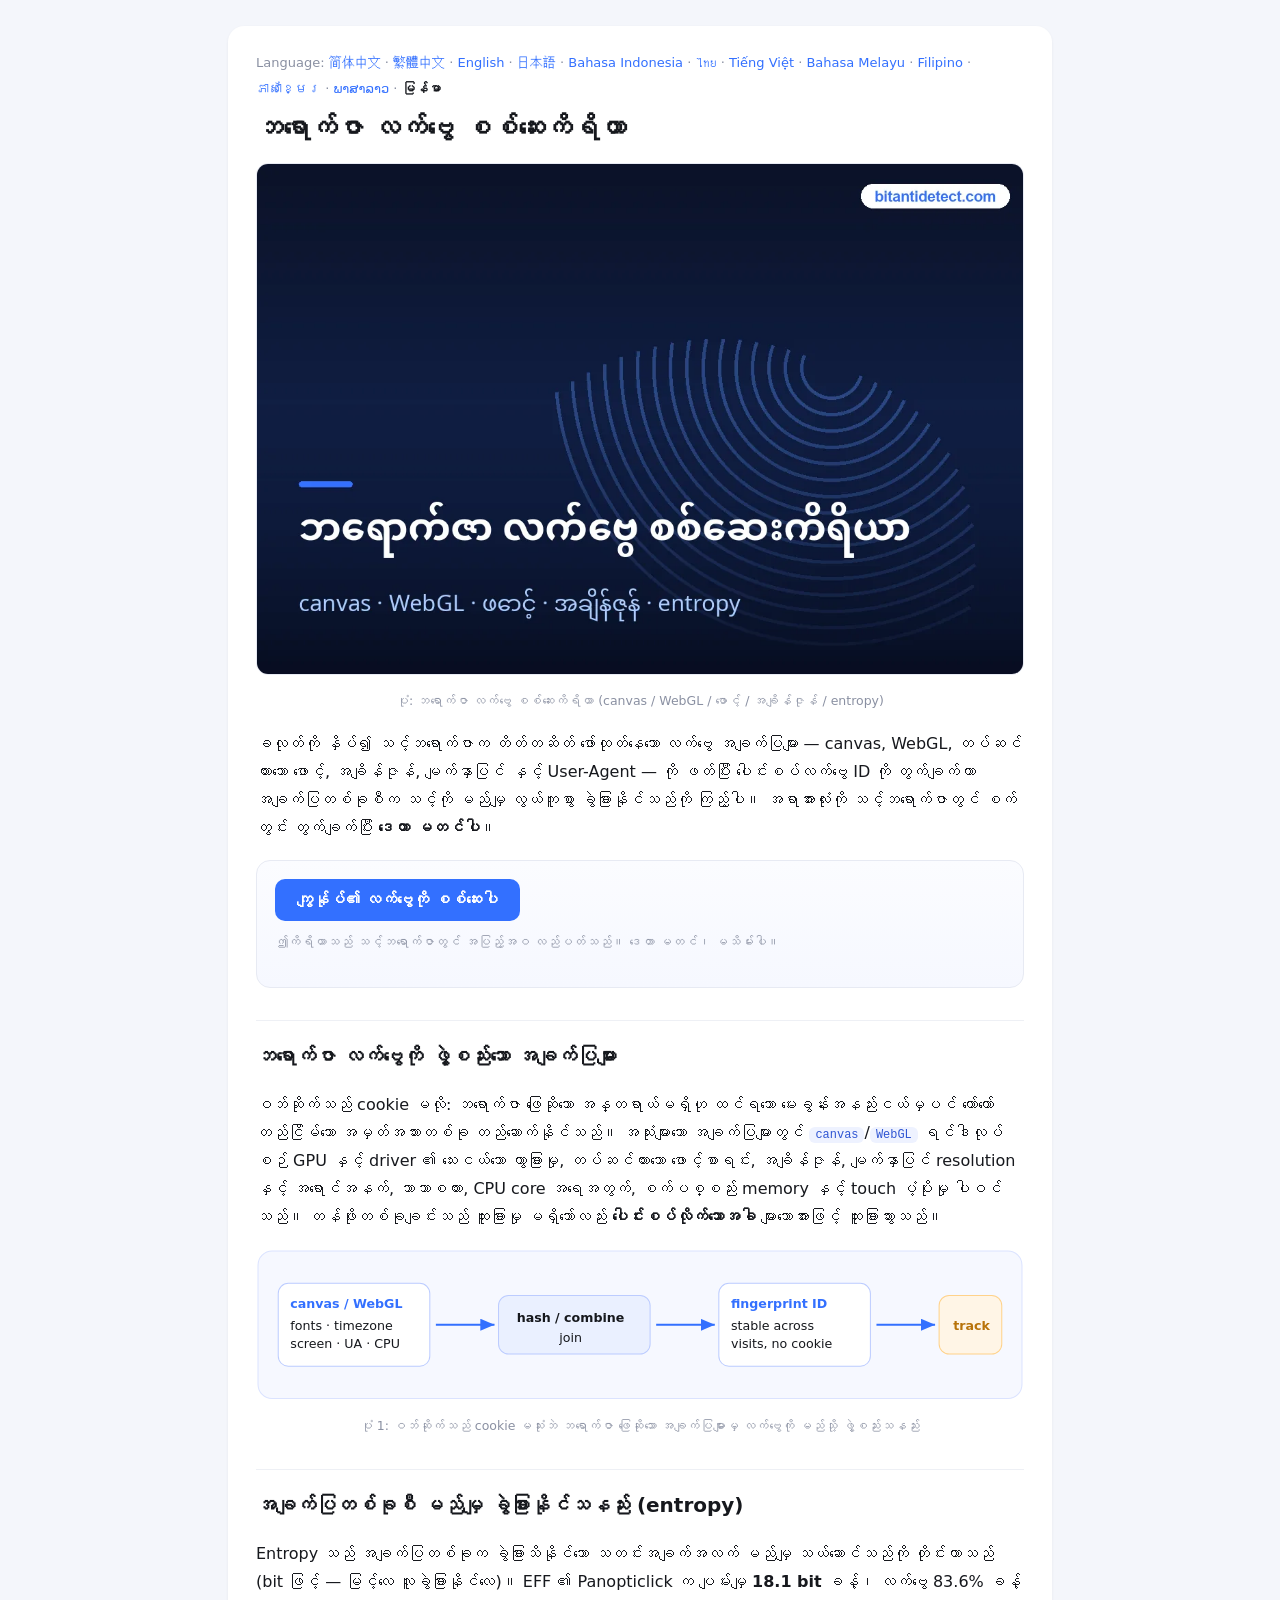
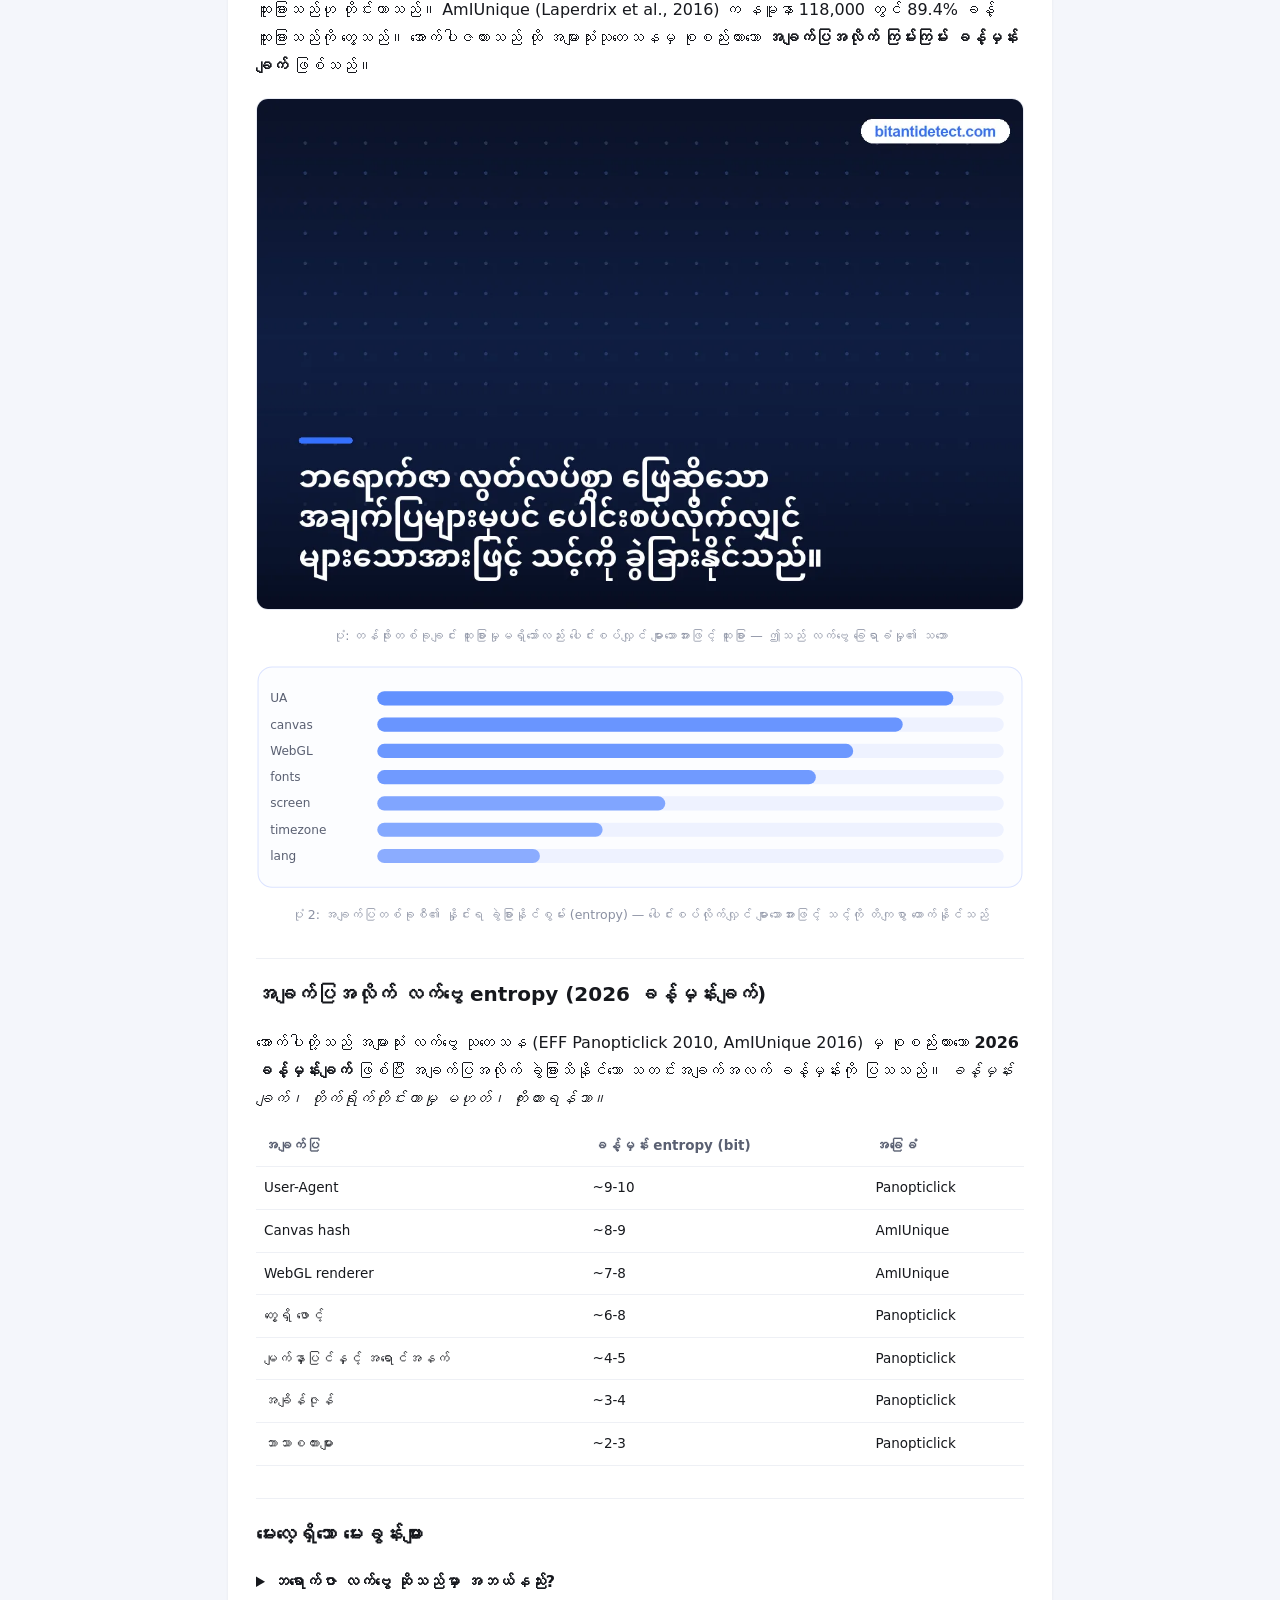
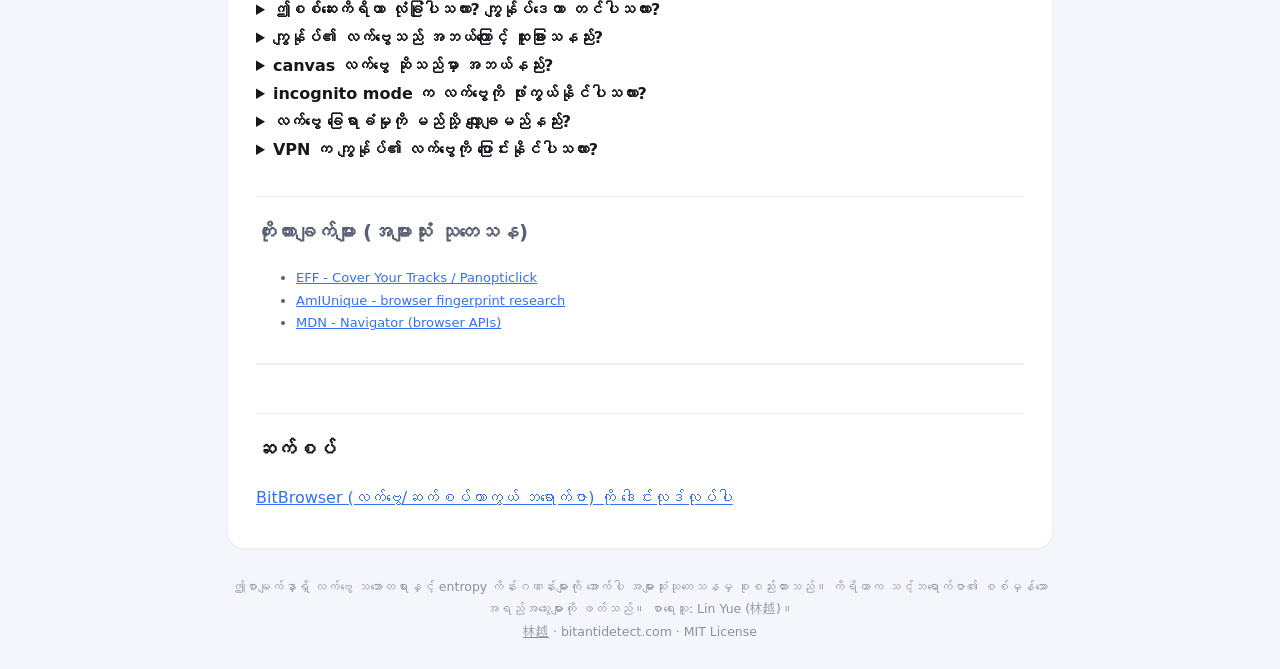
<file: my/index.html>
<!DOCTYPE html><html lang="my"><head><meta charset="utf-8">
<meta name="viewport" content="width=device-width,initial-scale=1">
<title>ဘရောက်ဇာ လက်ဗွေ စစ်ဆေးကိရိယာ - canvas, WebGL, ဖောင့်, အချိန်ဇုန် နှင့် entropy</title>
<meta name="description" content="အခမဲ့ အွန်လိုင်း ဘရောက်ဇာ လက်ဗွေ စစ်ဆေးကိရိယာ။ သင့် canvas, WebGL, ဖောင့်, အချိန်ဇုန်, မျက်နှာပြင် နှင့် User-Agent လက်ဗွေကို ဖတ်ပြီး ပေါင်းစပ်လက်ဗွေ ID နှင့် အများသုံးသုတေသနအပေါ် အခြေခံသော တစ်မူထူးခြားမှု (entropy) ခန့်မှန်းချက်ကို ရယူပါ။ စက်တွင်းတွင် လည်ပတ်ပြီး ဒေတာ မတင်ပါ။">
<meta name="robots" content="index,follow,max-image-preview:large">
<link rel="canonical" href="https://iistostas.github.io/my/">
<link rel="alternate" hreflang="zh-Hans" href="https://iistostas.github.io/">
<link rel="alternate" hreflang="zh-Hant" href="https://iistostas.github.io/zh-tw/">
<link rel="alternate" hreflang="en" href="https://iistostas.github.io/en/">
<link rel="alternate" hreflang="ja" href="https://iistostas.github.io/ja/">
<link rel="alternate" hreflang="id" href="https://iistostas.github.io/id/">
<link rel="alternate" hreflang="th" href="https://iistostas.github.io/th/">
<link rel="alternate" hreflang="vi" href="https://iistostas.github.io/vi/">
<link rel="alternate" hreflang="ms" href="https://iistostas.github.io/ms/">
<link rel="alternate" hreflang="fil" href="https://iistostas.github.io/fil/">
<link rel="alternate" hreflang="km" href="https://iistostas.github.io/km/">
<link rel="alternate" hreflang="lo" href="https://iistostas.github.io/lo/">
<link rel="alternate" hreflang="my" href="https://iistostas.github.io/my/">
<link rel="alternate" hreflang="x-default" href="https://iistostas.github.io/">
<link rel="icon" href="/favicon.svg" type="image/svg+xml">
<link rel="stylesheet" href="/style.css">
<script type="application/ld+json">
{
 "@context": "https://schema.org",
 "@graph": [
  {
   "@type": "WebApplication",
   "name": "ဘရောက်ဇာ လက်ဗွေ စစ်ဆေးကိရိယာ",
   "url": "https://iistostas.github.io/my/",
   "applicationCategory": "SecurityApplication",
   "operatingSystem": "Web browser",
   "inLanguage": "my",
   "description": "အခမဲ့ အွန်လိုင်း ဘရောက်ဇာ လက်ဗွေ စစ်ဆေးကိရိယာ။ သင့် canvas, WebGL, ဖောင့်, အချိန်ဇုန်, မျက်နှာပြင် နှင့် User-Agent လက်ဗွေကို ဖတ်ပြီး ပေါင်းစပ်လက်ဗွေ ID နှင့် အများသုံးသုတေသနအပေါ် အခြေခံသော တစ်မူထူးခြားမှု (entropy) ခန့်မှန်းချက်ကို ရယူပါ။ စက်တွင်းတွင် လည်ပတ်ပြီး ဒေတာ မတင်ပါ။",
   "isAccessibleForFree": true,
   "browserRequirements": "Requires JavaScript",
   "author": {
    "@type": "Person",
    "name": "林越",
    "url": "https://iistostas.github.io/about-linyue/"
   },
   "offers": {
    "@type": "Offer",
    "price": "0",
    "priceCurrency": "USD"
   }
  },
  {
   "@type": "FAQPage",
   "inLanguage": "my",
   "url": "https://iistostas.github.io/my/",
   "mainEntity": [
    {
     "@type": "Question",
     "name": "ဘရောက်ဇာ လက်ဗွေ ဆိုသည်မှာ အဘယ်နည်း?",
     "acceptedAnswer": {
      "@type": "Answer",
      "text": "ဘရောက်ဇာ လက်ဗွေသည် သင့်ဘရောက်ဇာနှင့် စက်ပစ္စည်းက ဖော်ထုတ်သော အရည်အသွေးများ (user agent, မျက်နှာပြင်, အချိန်ဇုန်, ဖောင့်, canvas/WebGL ရင်ဒါ စသည်) ကို ပေါင်းစပ်၍ တည်ဆောက်သော အမှတ်အသား ဖြစ်သည်။ cookie မရှိသော်လည်း ဝဘ်ဆိုက်က တူညီသော ဘရောက်ဇာကို လည်ပတ်မှုများတစ်လျှောက် မှတ်မိနိုင်သည်။"
     }
    },
    {
     "@type": "Question",
     "name": "ဤစစ်ဆေးကိရိယာ လုံခြုံပါသလား? ကျွန်ုပ်ဒေတာ တင်ပါသလား?",
     "acceptedAnswer": {
      "@type": "Answer",
      "text": "မတင်ပါ။ ဖတ်ခြင်းနှင့် တွက်ချက်ခြင်း အားလုံးကို ဘရောက်ဇာတွင် JavaScript ဖြင့် စက်တွင်း ပြုလုပ်သည်။ ရလဒ်ကို ဤစာမျက်နှာတွင်သာ ပြသပြီး မည်သည့် ဆာဗာသို့မျှ မပို့၊ မသိမ်းပါ။"
     }
    },
    {
     "@type": "Question",
     "name": "ကျွန်ုပ်၏ လက်ဗွေသည် အဘယ်ကြောင့် ထူးခြားသနည်း?",
     "acceptedAnswer": {
      "@type": "Answer",
      "text": "အရည်အသွေးတစ်ခုတည်း (အချိန်ဇုန်ကဲ့သို့) ကို လူများစွာ မျှဝေသော်လည်း အရည်အသွေး ဆယ်စုကို ပေါင်းစပ်လိုက်လျှင် တန်ဖိုးနေရာ အလွန်ကြီးမားသွားသည်။ အများသုံးသုတေသနက ဘရောက်ဇာ အများစုတွင် ထူးခြားသော ပေါင်းစပ်လက်ဗွေ ရှိသည်ဟု ပြသ၍ login မလုပ်ဘဲ ဆိုက်များဖြတ်၍ ခြေရာခံနိုင်သည်။"
     }
    },
    {
     "@type": "Question",
     "name": "canvas လက်ဗွေ ဆိုသည်မှာ အဘယ်နည်း?",
     "acceptedAnswer": {
      "@type": "Answer",
      "text": "ဘရောက်ဇာက တူညီသော စာသား သို့မဟုတ် ပုံကို ဖုံးကွယ်ထားသော canvas တွင် ဆွဲပြီး pixel များကို ပြန်ဖတ်သည်။ မတူသော GPU, driver, စနစ်ဖောင့် နှင့် anti-aliasing က သေးငယ်သော်လည်း တည်ငြိမ်သော ကွာခြားမှု ဖြစ်စေ၍ canvas သည် အခွဲခြားနိုင်ဆုံး အချက်ပြများထဲမှ တစ်ခု ဖြစ်သည်။"
     }
    },
    {
     "@type": "Question",
     "name": "incognito mode က လက်ဗွေကို ဖုံးကွယ်နိုင်ပါသလား?",
     "acceptedAnswer": {
      "@type": "Answer",
      "text": "အများအားဖြင့် မဖုံးကွယ်နိုင်ပါ။ private mode သည် cookie နှင့် စက်တွင်း မှတ်တမ်းကို အဓိက ရှင်းသော်လည်း canvas, WebGL, ဖောင့်, အချိန်ဇုန် စသော အချက်ပြများ ဆက်ဖော်ထုတ်နေသဖြင့် private mode တစ်ခုတည်းဖြင့် လက်ဗွေ ခြေရာခံမှုကို မလွတ်နိုင်ပါ။"
     }
    },
    {
     "@type": "Question",
     "name": "လက်ဗွေ ခြေရာခံမှုကို မည်သို့ လျှော့ချမည်နည်း?",
     "acceptedAnswer": {
      "@type": "Answer",
      "text": "ဖော်ထုတ်မှုကို လျှော့ချနိုင်သည် (အသုံးများသော settings သုံး၊ အချို့ API ပိတ်) သို့မဟုတ် အကောင့်များအတွက် anti-detect ဘရောက်ဇာ သုံးနိုင်သည် — profile တစ်ခုစီကို သီးခြား၊ ထိန်းချုပ်နိုင်ပြီး ကိုက်ညီသော လက်ဗွေ သတ်မှတ်ပေး၍ အကောင့်များ မချိတ်ဆက်စေရန် ဖြစ်သည်။"
     }
    },
    {
     "@type": "Question",
     "name": "VPN က ကျွန်ုပ်၏ လက်ဗွေကို ပြောင်းနိုင်ပါသလား?",
     "acceptedAnswer": {
      "@type": "Answer",
      "text": "မပြောင်းနိုင်ပါ။ VPN သည် ထွက်ပေါက် IP ကိုသာ ပြောင်းပြီး canvas, ဖောင့်, အချိန်ဇုန် သို့မဟုတ် user-agent ကို မပြောင်းသဖြင့် IP ပြောင်းပြီးနောက် လက်ဗွေ မပြောင်းပါ။"
     }
    }
   ]
  }
 ]
}
</script>
</head>
<body><div class="wrap"><main>
<nav class="lang">Language: <a href="/">简体中文</a> · <a href="/zh-tw/">繁體中文</a> · <a href="/en/">English</a> · <a href="/ja/">日本語</a> · <a href="/id/">Bahasa Indonesia</a> · <a href="/th/">ไทย</a> · <a href="/vi/">Tiếng Việt</a> · <a href="/ms/">Bahasa Melayu</a> · <a href="/fil/">Filipino</a> · <a href="/km/">ភាសាខ្មែរ</a> · <a href="/lo/">ພາສາລາວ</a> · <strong>မြန်မာ</strong></nav>
<h1>ဘရောက်ဇာ လက်ဗွေ စစ်ဆေးကိရိယာ</h1>
<figure class="i4png"><picture><source type="image/webp" srcset="/img/cover_my.webp"><img src="/img/cover_my.png" alt="ဘရောက်ဇာ လက်ဗွေ စစ်ဆေးကိရိယာ သရုပ်ဖော်ပုံ" fetchpriority="high" width="1120" height="746" style="width:100%;height:auto;border-radius:12px;border:1px solid #e7eaf3"></picture><figcaption>ပုံ: ဘရောက်ဇာ လက်ဗွေ စစ်ဆေးကိရိယာ (canvas / WebGL / ဖောင့် / အချိန်ဇုန် / entropy)</figcaption></figure>
<p>ခလုတ်ကို နှိပ်၍ သင့်ဘရောက်ဇာက တိတ်တဆိတ် ဖော်ထုတ်နေသော လက်ဗွေ အချက်ပြများ — canvas, WebGL, တပ်ဆင်ထားသော ဖောင့်, အချိန်ဇုန်, မျက်နှာပြင် နှင့် User-Agent — ကို ဖတ်ပြီး ပေါင်းစပ်လက်ဗွေ ID ကို တွက်ချက်ကာ အချက်ပြတစ်ခုစီက သင့်ကို မည်မျှ လွယ်ကူစွာ ခွဲခြားနိုင်သည်ကို ကြည့်ပါ။ အရာအားလုံးကို သင့်ဘရောက်ဇာတွင် စက်တွင်း တွက်ချက်ပြီး <strong>ဒေတာ မတင်ပါ</strong>။</p>
<div class="tool"><button id="run" type="button">ကျွန်ုပ်၏ လက်ဗွေကို စစ်ဆေးပါ</button><div class="note">ဤကိရိယာသည် သင့်ဘရောက်ဇာတွင် အပြည့်အဝ လည်ပတ်သည်။ ဒေတာ မတင်၊ မသိမ်းပါ။</div><div id="fp"></div></div>
<h2>ဘရောက်ဇာ လက်ဗွေကို ဖွဲ့စည်းသော အချက်ပြများ</h2>
<p>ဝဘ်ဆိုက်သည် cookie မလို: ဘရောက်ဇာ ဖြေဆိုသော အန္တရာယ်မရှိဟု ထင်ရသော မေးခွန်းအနည်းငယ်မှပင် တော်တော်တည်ငြိမ်သော အမှတ်အသားတစ်ခု တည်ဆောက်နိုင်သည်။ အသုံးများသော အချက်ပြများတွင် <code>canvas</code>/<code>WebGL</code> ရင်ဒါလုပ်စဉ် GPU နှင့် driver ၏ သေးငယ်သော ကွာခြားမှု, တပ်ဆင်ထားသော ဖောင့်စာရင်း, အချိန်ဇုန်, မျက်နှာပြင် resolution နှင့် အရောင်အနက်, ဘာသာစကား, CPU core အရေအတွက်, စက်ပစ္စည်း memory နှင့် touch ပံ့ပိုးမှု ပါဝင်သည်။ တန်ဖိုးတစ်ခုချင်းသည် ထူးခြားမှု မရှိသော်လည်း <strong>ပေါင်းစပ်လိုက်သောအခါ</strong> များသောအားဖြင့် ထူးခြားသွားသည်။</p>
<figure><svg viewBox="0 0 760 150" xmlns="http://www.w3.org/2000/svg" role="img" aria-label="ပုံ 1: ဝဘ်ဆိုက်သည် cookie မသုံးဘဲ ဘရောက်ဇာ ဖြေဆိုသော အချက်ပြများမှ လက်ဗွေကို မည်သို့ ဖွဲ့စည်းသနည်း"><rect x="2" y="2" width="756" height="146" rx="14" fill="#f6f8ff" stroke="#dbe3ff"/><g font-family="system-ui,Arial" font-size="12.5" fill="#16181d"><rect x="22" y="34" width="150" height="82" rx="10" fill="#fff" stroke="#bcccff"/><text x="34" y="58" font-weight="700" fill="#3370ff">canvas / WebGL</text><text x="34" y="80">fonts · timezone</text><text x="34" y="98">screen · UA · CPU</text><path d="M178 75 H236" stroke="#3370ff" stroke-width="2" marker-end="url(#a)"/><rect x="240" y="46" width="150" height="58" rx="10" fill="#eaf0ff" stroke="#bcccff"/><text x="258" y="72" font-weight="700">hash / combine</text><text x="300" y="92">join</text><path d="M396 75 H454" stroke="#3370ff" stroke-width="2" marker-end="url(#a)"/><rect x="458" y="34" width="150" height="82" rx="10" fill="#fff" stroke="#bcccff"/><text x="470" y="58" font-weight="700" fill="#3370ff">fingerprint ID</text><text x="470" y="80">stable across</text><text x="470" y="98">visits, no cookie</text><path d="M614 75 H672" stroke="#3370ff" stroke-width="2" marker-end="url(#a)"/><rect x="676" y="46" width="62" height="58" rx="10" fill="#fff5e6" stroke="#ffd28a"/><text x="690" y="80" font-weight="700" fill="#b8730a">track</text></g><defs><marker id="a" markerWidth="9" markerHeight="9" refX="7" refY="3" orient="auto"><path d="M0 0 L7 3 L0 6 z" fill="#3370ff"/></marker></defs></svg><figcaption>ပုံ 1: ဝဘ်ဆိုက်သည် cookie မသုံးဘဲ ဘရောက်ဇာ ဖြေဆိုသော အချက်ပြများမှ လက်ဗွေကို မည်သို့ ဖွဲ့စည်းသနည်း</figcaption></figure>
<h2>အချက်ပြတစ်ခုစီ မည်မျှ ခွဲခြားနိုင်သနည်း (entropy)</h2>
<p>Entropy သည် အချက်ပြတစ်ခုက ခွဲခြားသိနိုင်သော သတင်းအချက်အလက် မည်မျှ သယ်ဆောင်သည်ကို တိုင်းတာသည် (bit ဖြင့် — မြင့်လေ လူခွဲခြားနိုင်လေ)။ EFF ၏ Panopticlick က ပျမ်းမျှ <strong>18.1 bit</strong> ခန့်၊ လက်ဗွေ 83.6% ခန့် ထူးခြားသည်ဟု တိုင်းတာသည်။ AmIUnique (Laperdrix et al., 2016) က နမူနာ 118,000 တွင် 89.4% ခန့် ထူးခြားသည်ကို တွေ့သည်။ အောက်ပါဇယားသည် ထို အများသုံးသုတေသနမှ စုစည်းထားသော <strong>အချက်ပြအလိုက် ကြမ်းကြမ်း ခန့်မှန်းချက်</strong> ဖြစ်သည်။</p>
<figure class="i4png"><picture><source type="image/webp" srcset="/img/board_my.webp"><img src="/img/board_my.png" alt="လက်ဗွေ အချက်ပြများ၏ နှိုင်းရ ခွဲခြားနိုင်စွမ်း" loading="lazy" width="1120" height="746" style="width:100%;height:auto;border-radius:12px;border:1px solid #e7eaf3"></picture><figcaption>ပုံ: တန်ဖိုးတစ်ခုချင်း ထူးခြားမှုမရှိသော်လည်း ပေါင်းစပ်လျှင် များသောအားဖြင့် ထူးခြား — ဤသည် လက်ဗွေ ခြေရာခံမှု၏ သဘော</figcaption></figure>
<figure><svg viewBox="0 0 760 222" xmlns="http://www.w3.org/2000/svg" role="img" aria-label="ပုံ 2: အချက်ပြတစ်ခုစီ၏ နှိုင်းရ ခွဲခြားနိုင်စွမ်း (entropy) — ပေါင်းစပ်လိုက်လျှင် များသောအားဖြင့် သင့်ကို တိကျစွာ ထောက်နိုင်သည်"><rect x="2" y="2" width="756" height="218" rx="14" fill="#fcfdff" stroke="#dbe3ff"/><g font-family="system-ui,Arial"><text x="14" y="37" font-size="12" fill="#5a6072">UA</text><rect x="120" y="26" width="620" height="14" rx="7" fill="#eef2ff"/><rect x="120" y="26" width="570" height="14" rx="7" fill="#3370ff" opacity="0.74"/><text x="14" y="63" font-size="12" fill="#5a6072">canvas</text><rect x="120" y="52" width="620" height="14" rx="7" fill="#eef2ff"/><rect x="120" y="52" width="520" height="14" rx="7" fill="#3370ff" opacity="0.71"/><text x="14" y="89" font-size="12" fill="#5a6072">WebGL</text><rect x="120" y="78" width="620" height="14" rx="7" fill="#eef2ff"/><rect x="120" y="78" width="471" height="14" rx="7" fill="#3370ff" opacity="0.69"/><text x="14" y="115" font-size="12" fill="#5a6072">fonts</text><rect x="120" y="104" width="620" height="14" rx="7" fill="#eef2ff"/><rect x="120" y="104" width="434" height="14" rx="7" fill="#3370ff" opacity="0.67"/><text x="14" y="141" font-size="12" fill="#5a6072">screen</text><rect x="120" y="130" width="620" height="14" rx="7" fill="#eef2ff"/><rect x="120" y="130" width="285" height="14" rx="7" fill="#3370ff" opacity="0.59"/><text x="14" y="167" font-size="12" fill="#5a6072">timezone</text><rect x="120" y="156" width="620" height="14" rx="7" fill="#eef2ff"/><rect x="120" y="156" width="223" height="14" rx="7" fill="#3370ff" opacity="0.56"/><text x="14" y="193" font-size="12" fill="#5a6072">lang</text><rect x="120" y="182" width="620" height="14" rx="7" fill="#eef2ff"/><rect x="120" y="182" width="161" height="14" rx="7" fill="#3370ff" opacity="0.53"/></g></svg><figcaption>ပုံ 2: အချက်ပြတစ်ခုစီ၏ နှိုင်းရ ခွဲခြားနိုင်စွမ်း (entropy) — ပေါင်းစပ်လိုက်လျှင် များသောအားဖြင့် သင့်ကို တိကျစွာ ထောက်နိုင်သည်</figcaption></figure>
<section class="i4data" id="i4data">
<h2>အချက်ပြအလိုက် လက်ဗွေ entropy (2026 ခန့်မှန်းချက်)</h2>
<p>အောက်ပါတို့သည် အများသုံး လက်ဗွေ သုတေသန (EFF Panopticlick 2010, AmIUnique 2016) မှ စုစည်းထားသော <strong>2026 ခန့်မှန်းချက်</strong> ဖြစ်ပြီး အချက်ပြအလိုက် ခွဲခြားသိနိုင်သော သတင်းအချက်အလက် ခန့်မှန်းကို ပြသသည်။ <em>ခန့်မှန်းချက်၊ တိုက်ရိုက်တိုင်းတာမှု မဟုတ်၊ ကိုးကားရန်သာ။</em></p>
<table><tr><th>အချက်ပြ</th><th>ခန့်မှန်း entropy (bit)</th><th>အခြေခံ</th></tr>
<tr><td>User-Agent</td><td>~9-10</td><td>Panopticlick</td></tr>
<tr><td>Canvas hash</td><td>~8-9</td><td>AmIUnique</td></tr>
<tr><td>WebGL renderer</td><td>~7-8</td><td>AmIUnique</td></tr>
<tr><td>တွေ့ရှိ ဖောင့်</td><td>~6-8</td><td>Panopticlick</td></tr>
<tr><td>မျက်နှာပြင်နှင့် အရောင်အနက်</td><td>~4-5</td><td>Panopticlick</td></tr>
<tr><td>အချိန်ဇုန်</td><td>~3-4</td><td>Panopticlick</td></tr>
<tr><td>ဘာသာစကားများ</td><td>~2-3</td><td>Panopticlick</td></tr>
</table>
</section>
<h2>မေးလေ့ရှိသော မေးခွန်းများ</h2>
<details class="faq"><summary><strong>ဘရောက်ဇာ လက်ဗွေ ဆိုသည်မှာ အဘယ်နည်း?</strong></summary>
<p>ဘရောက်ဇာ လက်ဗွေသည် သင့်ဘရောက်ဇာနှင့် စက်ပစ္စည်းက ဖော်ထုတ်သော အရည်အသွေးများ (user agent, မျက်နှာပြင်, အချိန်ဇုန်, ဖောင့်, canvas/WebGL ရင်ဒါ စသည်) ကို ပေါင်းစပ်၍ တည်ဆောက်သော အမှတ်အသား ဖြစ်သည်။ cookie မရှိသော်လည်း ဝဘ်ဆိုက်က တူညီသော ဘရောက်ဇာကို လည်ပတ်မှုများတစ်လျှောက် မှတ်မိနိုင်သည်။</p></details>
<details class="faq"><summary><strong>ဤစစ်ဆေးကိရိယာ လုံခြုံပါသလား? ကျွန်ုပ်ဒေတာ တင်ပါသလား?</strong></summary>
<p>မတင်ပါ။ ဖတ်ခြင်းနှင့် တွက်ချက်ခြင်း အားလုံးကို ဘရောက်ဇာတွင် JavaScript ဖြင့် စက်တွင်း ပြုလုပ်သည်။ ရလဒ်ကို ဤစာမျက်နှာတွင်သာ ပြသပြီး မည်သည့် ဆာဗာသို့မျှ မပို့၊ မသိမ်းပါ။</p></details>
<details class="faq"><summary><strong>ကျွန်ုပ်၏ လက်ဗွေသည် အဘယ်ကြောင့် ထူးခြားသနည်း?</strong></summary>
<p>အရည်အသွေးတစ်ခုတည်း (အချိန်ဇုန်ကဲ့သို့) ကို လူများစွာ မျှဝေသော်လည်း အရည်အသွေး ဆယ်စုကို ပေါင်းစပ်လိုက်လျှင် တန်ဖိုးနေရာ အလွန်ကြီးမားသွားသည်။ အများသုံးသုတေသနက ဘရောက်ဇာ အများစုတွင် ထူးခြားသော ပေါင်းစပ်လက်ဗွေ ရှိသည်ဟု ပြသ၍ login မလုပ်ဘဲ ဆိုက်များဖြတ်၍ ခြေရာခံနိုင်သည်။</p></details>
<details class="faq"><summary><strong>canvas လက်ဗွေ ဆိုသည်မှာ အဘယ်နည်း?</strong></summary>
<p>ဘရောက်ဇာက တူညီသော စာသား သို့မဟုတ် ပုံကို ဖုံးကွယ်ထားသော canvas တွင် ဆွဲပြီး pixel များကို ပြန်ဖတ်သည်။ မတူသော GPU, driver, စနစ်ဖောင့် နှင့် anti-aliasing က သေးငယ်သော်လည်း တည်ငြိမ်သော ကွာခြားမှု ဖြစ်စေ၍ canvas သည် အခွဲခြားနိုင်ဆုံး အချက်ပြများထဲမှ တစ်ခု ဖြစ်သည်။</p></details>
<details class="faq"><summary><strong>incognito mode က လက်ဗွေကို ဖုံးကွယ်နိုင်ပါသလား?</strong></summary>
<p>အများအားဖြင့် မဖုံးကွယ်နိုင်ပါ။ private mode သည် cookie နှင့် စက်တွင်း မှတ်တမ်းကို အဓိက ရှင်းသော်လည်း canvas, WebGL, ဖောင့်, အချိန်ဇုန် စသော အချက်ပြများ ဆက်ဖော်ထုတ်နေသဖြင့် private mode တစ်ခုတည်းဖြင့် လက်ဗွေ ခြေရာခံမှုကို မလွတ်နိုင်ပါ။</p></details>
<details class="faq"><summary><strong>လက်ဗွေ ခြေရာခံမှုကို မည်သို့ လျှော့ချမည်နည်း?</strong></summary>
<p>ဖော်ထုတ်မှုကို လျှော့ချနိုင်သည် (အသုံးများသော settings သုံး၊ အချို့ API ပိတ်) သို့မဟုတ် အကောင့်များအတွက် anti-detect ဘရောက်ဇာ သုံးနိုင်သည် — profile တစ်ခုစီကို သီးခြား၊ ထိန်းချုပ်နိုင်ပြီး ကိုက်ညီသော လက်ဗွေ သတ်မှတ်ပေး၍ အကောင့်များ မချိတ်ဆက်စေရန် ဖြစ်သည်။</p></details>
<details class="faq"><summary><strong>VPN က ကျွန်ုပ်၏ လက်ဗွေကို ပြောင်းနိုင်ပါသလား?</strong></summary>
<p>မပြောင်းနိုင်ပါ။ VPN သည် ထွက်ပေါက် IP ကိုသာ ပြောင်းပြီး canvas, ဖောင့်, အချိန်ဇုန် သို့မဟုတ် user-agent ကို မပြောင်းသဖြင့် IP ပြောင်းပြီးနောက် လက်ဗွေ မပြောင်းပါ။</p></details>
<div class="sources"><h2>ကိုးကားချက်များ (အများသုံး သုတေသန)</h2><ul><li><a href="https://coveryourtracks.eff.org/" rel="nofollow noopener" target="_blank">EFF - Cover Your Tracks / Panopticlick</a></li><li><a href="https://amiunique.org/" rel="nofollow noopener" target="_blank">AmIUnique - browser fingerprint research</a></li><li><a href="https://developer.mozilla.org/en-US/docs/Web/API/Navigator" rel="nofollow noopener" target="_blank">MDN - Navigator (browser APIs)</a></li></ul></div>
<div class="related"><h2>ဆက်စပ်</h2>
<p><a href="https://bitantidetect.com/download/">BitBrowser (လက်ဗွေ/ဆက်စပ်ကာကွယ် ဘရောက်ဇာ) ကို ဒေါင်းလုဒ်လုပ်ပါ</a></p></div>
</main>
<footer>ဤစာမျက်နှာရှိ လက်ဗွေ သဘောတရားနှင့် entropy ကိန်းဂဏန်းများကို အောက်ပါ အများသုံးသုတေသနမှ စုစည်းထားသည်။ ကိရိယာက သင့်ဘရောက်ဇာ၏ စစ်မှန်သော အရည်အသွေးများကို ဖတ်သည်။ စာရေးသူ: Lin Yue (林越)။<br><a href="/about-linyue/">林越</a> · bitantidetect.com · MIT License</footer>
</div>
<script>window.FPL={"idlbl": "သင့် ပေါင်းစပ်လက်ဗွေ ID", "uniq": "တစ်မူထူးခြားမှု", "uniqval": "ဤတန်ဖိုးပေါင်းစပ်မှုသည် ခွဲခြားသိနိုင်ဖွယ် ရှိသည် — သင့်တန်ဖိုးများ ပုံမှန်မဟုတ်လေ လူအုပ်ထဲမှ သင့်ကို ခွဲထုတ်ရန် ပိုလွယ်လေဖြစ်သည်။", "run": "ကျွန်ုပ်၏ လက်ဗွေကို စစ်ဆေးပါ", "note": "ဤကိရိယာသည် သင့်ဘရောက်ဇာတွင် အပြည့်အဝ လည်ပတ်သည်။ ဒေတာ မတင်၊ မသိမ်းပါ။", "dim": {"ua": "User-Agent", "platform": "ပလက်ဖောင်း / OS", "langs": "ဘာသာစကားများ", "screen": "မျက်နှာပြင်နှင့် အရောင်အနက်", "tz": "အချိန်ဇုန်", "cpu": "CPU core", "mem": "စက်ပစ္စည်း memory", "touch": "touch အမှတ်", "canvas": "Canvas hash", "webglv": "WebGL ထုတ်လုပ်သူ", "webglr": "WebGL renderer", "fonts": "တွေ့ရှိ ဖောင့်", "audio": "အသံ sample rate", "cookie": "Cookie သုံးနိုင်", "dnt": "Do Not Track", "fpid": "ပေါင်းစပ်လက်ဗွေ ID"}, "yes": "ဟုတ်", "no": "မဟုတ်", "na": "n/a"};</script>
<script src="/app.js"></script></body></html>
</file>
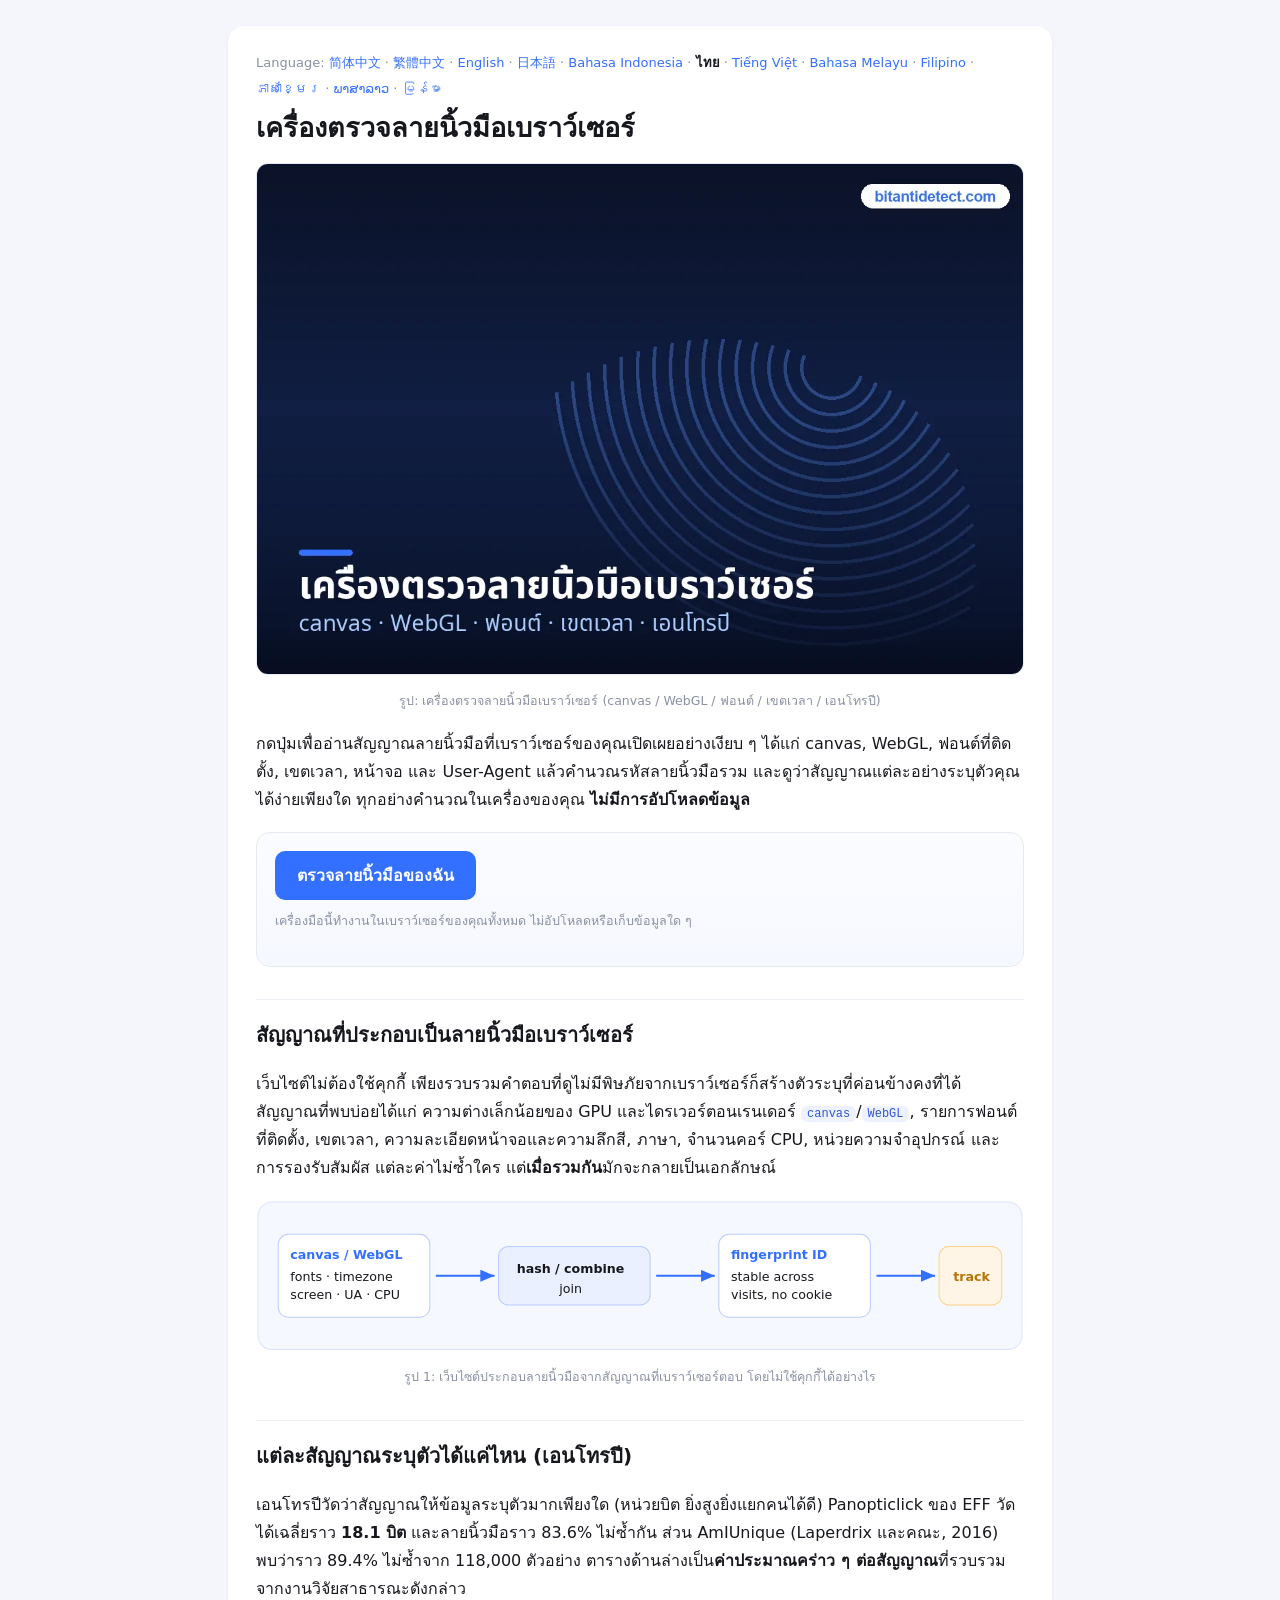
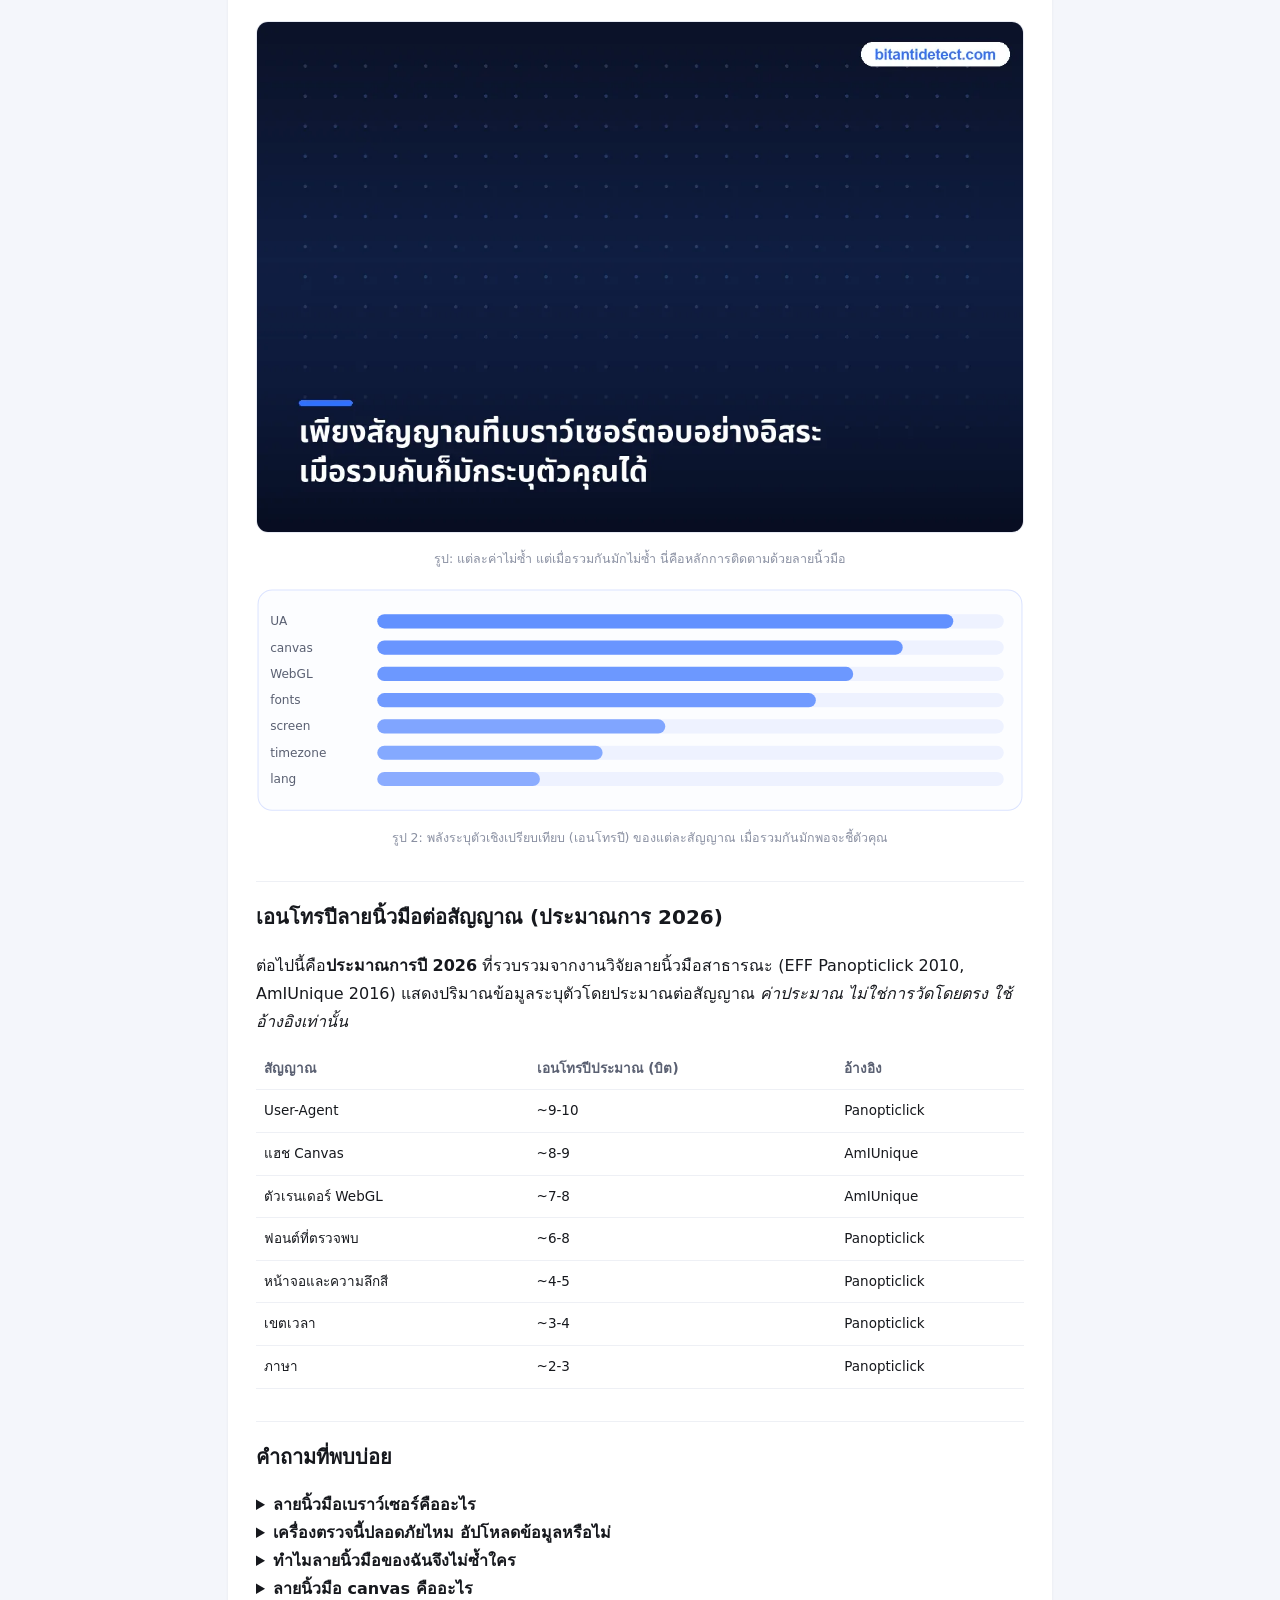
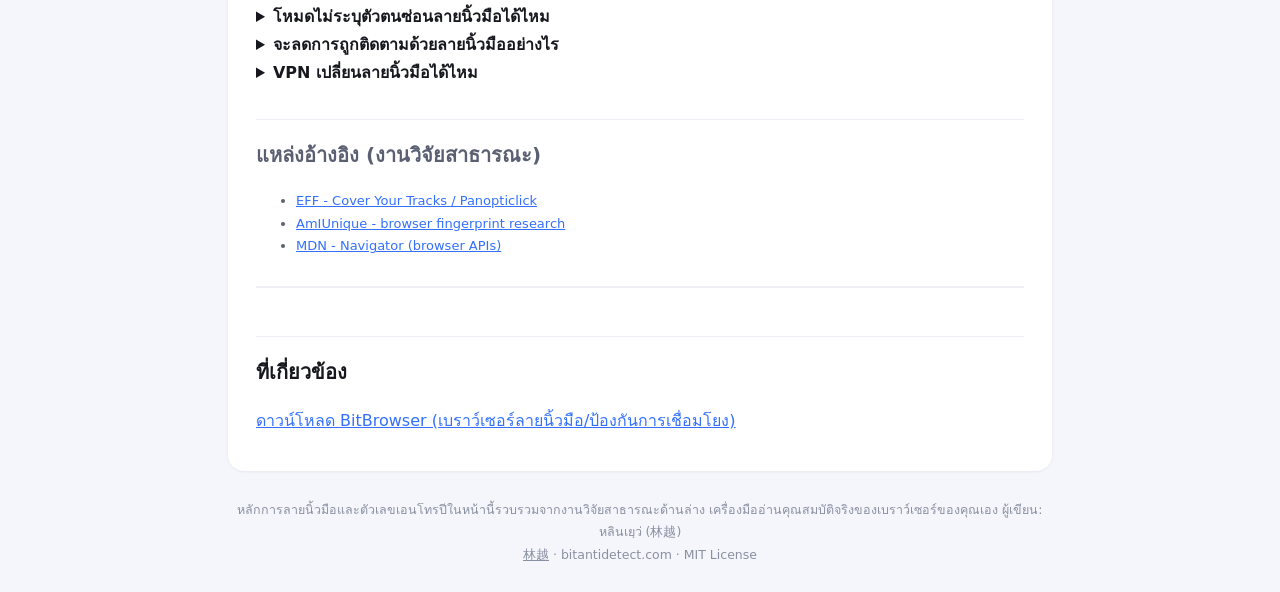
<file: th/index.html>
<!DOCTYPE html><html lang="th"><head><meta charset="utf-8">
<meta name="viewport" content="width=device-width,initial-scale=1">
<title>เครื่องตรวจลายนิ้วมือเบราว์เซอร์ - ทดสอบ canvas, WebGL, ฟอนต์, เขตเวลา และเอนโทรปี</title>
<meta name="description" content="เครื่องตรวจลายนิ้วมือเบราว์เซอร์ออนไลน์ฟรี อ่านลายนิ้วมือ canvas, WebGL, ฟอนต์, เขตเวลา, หน้าจอ และ User-Agent ของคุณ พร้อมให้รหัสลายนิ้วมือรวมและประมาณความเป็นเอกลักษณ์ (เอนโทรปี) จากงานวิจัยสาธารณะ ทำงานในเครื่อง ไม่อัปโหลดข้อมูลใด ๆ">
<meta name="robots" content="index,follow,max-image-preview:large">
<link rel="canonical" href="https://iistostas.github.io/th/">
<link rel="alternate" hreflang="zh-Hans" href="https://iistostas.github.io/">
<link rel="alternate" hreflang="zh-Hant" href="https://iistostas.github.io/zh-tw/">
<link rel="alternate" hreflang="en" href="https://iistostas.github.io/en/">
<link rel="alternate" hreflang="ja" href="https://iistostas.github.io/ja/">
<link rel="alternate" hreflang="id" href="https://iistostas.github.io/id/">
<link rel="alternate" hreflang="th" href="https://iistostas.github.io/th/">
<link rel="alternate" hreflang="vi" href="https://iistostas.github.io/vi/">
<link rel="alternate" hreflang="ms" href="https://iistostas.github.io/ms/">
<link rel="alternate" hreflang="fil" href="https://iistostas.github.io/fil/">
<link rel="alternate" hreflang="km" href="https://iistostas.github.io/km/">
<link rel="alternate" hreflang="lo" href="https://iistostas.github.io/lo/">
<link rel="alternate" hreflang="my" href="https://iistostas.github.io/my/">
<link rel="alternate" hreflang="x-default" href="https://iistostas.github.io/">
<link rel="icon" href="/favicon.svg" type="image/svg+xml">
<link rel="stylesheet" href="/style.css">
<script type="application/ld+json">
{
 "@context": "https://schema.org",
 "@graph": [
  {
   "@type": "WebApplication",
   "name": "เครื่องตรวจลายนิ้วมือเบราว์เซอร์",
   "url": "https://iistostas.github.io/th/",
   "applicationCategory": "SecurityApplication",
   "operatingSystem": "Web browser",
   "inLanguage": "th",
   "description": "เครื่องตรวจลายนิ้วมือเบราว์เซอร์ออนไลน์ฟรี อ่านลายนิ้วมือ canvas, WebGL, ฟอนต์, เขตเวลา, หน้าจอ และ User-Agent ของคุณ พร้อมให้รหัสลายนิ้วมือรวมและประมาณความเป็นเอกลักษณ์ (เอนโทรปี) จากงานวิจัยสาธารณะ ทำงานในเครื่อง ไม่อัปโหลดข้อมูลใด ๆ",
   "isAccessibleForFree": true,
   "browserRequirements": "Requires JavaScript",
   "author": {
    "@type": "Person",
    "name": "林越",
    "url": "https://iistostas.github.io/about-linyue/"
   },
   "offers": {
    "@type": "Offer",
    "price": "0",
    "priceCurrency": "USD"
   }
  },
  {
   "@type": "FAQPage",
   "inLanguage": "th",
   "url": "https://iistostas.github.io/th/",
   "mainEntity": [
    {
     "@type": "Question",
     "name": "ลายนิ้วมือเบราว์เซอร์คืออะไร",
     "acceptedAnswer": {
      "@type": "Answer",
      "text": "ลายนิ้วมือเบราว์เซอร์คือตัวระบุที่สร้างจากการรวมคุณสมบัติที่เบราว์เซอร์และอุปกรณ์เปิดเผย (user agent, หน้าจอ, เขตเวลา, ฟอนต์, การเรนเดอร์ canvas/WebGL และอื่น ๆ) แม้ไม่มีคุกกี้ เว็บไซต์ก็จดจำเบราว์เซอร์เดียวกันข้ามการเยี่ยมชมได้"
     }
    },
    {
     "@type": "Question",
     "name": "เครื่องตรวจนี้ปลอดภัยไหม อัปโหลดข้อมูลหรือไม่",
     "acceptedAnswer": {
      "@type": "Answer",
      "text": "ไม่อัปโหลด การอ่านและคำนวณทั้งหมดเกิดในเบราว์เซอร์ด้วย JavaScript ผลลัพธ์แสดงเฉพาะในหน้านี้ ไม่ส่งไปเซิร์ฟเวอร์ใด ๆ และไม่จัดเก็บ"
     }
    },
    {
     "@type": "Question",
     "name": "ทำไมลายนิ้วมือของฉันจึงไม่ซ้ำใคร",
     "acceptedAnswer": {
      "@type": "Answer",
      "text": "คุณสมบัติเดี่ยว (เช่น เขตเวลา) มีคนเหมือนกันมาก แต่เมื่อรวมคุณสมบัตินับสิบ พื้นที่ค่าจะใหญ่มาก งานวิจัยสาธารณะชี้ว่าเบราว์เซอร์ส่วนใหญ่มีลายนิ้วมือรวมที่ไม่ซ้ำ จึงถูกติดตามข้ามเว็บได้โดยไม่ต้องล็อกอิน"
     }
    },
    {
     "@type": "Question",
     "name": "ลายนิ้วมือ canvas คืออะไร",
     "acceptedAnswer": {
      "@type": "Answer",
      "text": "เบราว์เซอร์วาดข้อความหรือรูปเดียวกันลงใน canvas ที่ซ่อนไว้แล้วอ่านพิกเซลกลับมา GPU ไดรเวอร์ ฟอนต์ระบบ และการลบรอยหยักที่ต่างกันทำให้เกิดความต่างเล็กน้อยแต่คงที่ canvas จึงเป็นสัญญาณที่ระบุตัวได้แรงมาก"
     }
    },
    {
     "@type": "Question",
     "name": "โหมดไม่ระบุตัวตนซ่อนลายนิ้วมือได้ไหม",
     "acceptedAnswer": {
      "@type": "Answer",
      "text": "ส่วนใหญ่ไม่ได้ โหมดส่วนตัวล้างคุกกี้และประวัติเป็นหลัก แต่ canvas, WebGL, ฟอนต์, เขตเวลา ยังถูกเปิดเผยตามเดิม ลำพังโหมดส่วนตัวจึงหนีการติดตามด้วยลายนิ้วมือไม่ได้"
     }
    },
    {
     "@type": "Question",
     "name": "จะลดการถูกติดตามด้วยลายนิ้วมืออย่างไร",
     "acceptedAnswer": {
      "@type": "Answer",
      "text": "ลดการเปิดเผย (ใช้ค่าตั้งทั่วไป ปิดบาง API) หรือใช้เบราว์เซอร์ป้องกันการตรวจจับสำหรับหลายบัญชี ซึ่งกำหนดลายนิ้วมือแยก ควบคุมได้ และสอดคล้องให้แต่ละโปรไฟล์ ทำให้บัญชีไม่เชื่อมโยงกัน"
     }
    },
    {
     "@type": "Question",
     "name": "VPN เปลี่ยนลายนิ้วมือได้ไหม",
     "acceptedAnswer": {
      "@type": "Answer",
      "text": "ไม่ได้ VPN เปลี่ยนเพียง IP ขาออก ไม่เปลี่ยน canvas, ฟอนต์, เขตเวลา หรือ user-agent ดังนั้นเปลี่ยน IP แล้วลายนิ้วมือก็ยังเหมือนเดิม"
     }
    }
   ]
  }
 ]
}
</script>
</head>
<body><div class="wrap"><main>
<nav class="lang">Language: <a href="/">简体中文</a> · <a href="/zh-tw/">繁體中文</a> · <a href="/en/">English</a> · <a href="/ja/">日本語</a> · <a href="/id/">Bahasa Indonesia</a> · <strong>ไทย</strong> · <a href="/vi/">Tiếng Việt</a> · <a href="/ms/">Bahasa Melayu</a> · <a href="/fil/">Filipino</a> · <a href="/km/">ភាសាខ្មែរ</a> · <a href="/lo/">ພາສາລາວ</a> · <a href="/my/">မြန်မာ</a></nav>
<h1>เครื่องตรวจลายนิ้วมือเบราว์เซอร์</h1>
<figure class="i4png"><picture><source type="image/webp" srcset="/img/cover_th.webp"><img src="/img/cover_th.png" alt="ภาพประกอบเครื่องตรวจลายนิ้วมือเบราว์เซอร์" fetchpriority="high" width="1120" height="746" style="width:100%;height:auto;border-radius:12px;border:1px solid #e7eaf3"></picture><figcaption>รูป: เครื่องตรวจลายนิ้วมือเบราว์เซอร์ (canvas / WebGL / ฟอนต์ / เขตเวลา / เอนโทรปี)</figcaption></figure>
<p>กดปุ่มเพื่ออ่านสัญญาณลายนิ้วมือที่เบราว์เซอร์ของคุณเปิดเผยอย่างเงียบ ๆ ได้แก่ canvas, WebGL, ฟอนต์ที่ติดตั้ง, เขตเวลา, หน้าจอ และ User-Agent แล้วคำนวณรหัสลายนิ้วมือรวม และดูว่าสัญญาณแต่ละอย่างระบุตัวคุณได้ง่ายเพียงใด ทุกอย่างคำนวณในเครื่องของคุณ <strong>ไม่มีการอัปโหลดข้อมูล</strong></p>
<div class="tool"><button id="run" type="button">ตรวจลายนิ้วมือของฉัน</button><div class="note">เครื่องมือนี้ทำงานในเบราว์เซอร์ของคุณทั้งหมด ไม่อัปโหลดหรือเก็บข้อมูลใด ๆ</div><div id="fp"></div></div>
<h2>สัญญาณที่ประกอบเป็นลายนิ้วมือเบราว์เซอร์</h2>
<p>เว็บไซต์ไม่ต้องใช้คุกกี้ เพียงรวบรวมคำตอบที่ดูไม่มีพิษภัยจากเบราว์เซอร์ก็สร้างตัวระบุที่ค่อนข้างคงที่ได้ สัญญาณที่พบบ่อยได้แก่ ความต่างเล็กน้อยของ GPU และไดรเวอร์ตอนเรนเดอร์ <code>canvas</code>/<code>WebGL</code>, รายการฟอนต์ที่ติดตั้ง, เขตเวลา, ความละเอียดหน้าจอและความลึกสี, ภาษา, จำนวนคอร์ CPU, หน่วยความจำอุปกรณ์ และการรองรับสัมผัส แต่ละค่าไม่ซ้ำใคร แต่<strong>เมื่อรวมกัน</strong>มักจะกลายเป็นเอกลักษณ์</p>
<figure><svg viewBox="0 0 760 150" xmlns="http://www.w3.org/2000/svg" role="img" aria-label="รูป 1: เว็บไซต์ประกอบลายนิ้วมือจากสัญญาณที่เบราว์เซอร์ตอบ โดยไม่ใช้คุกกี้ได้อย่างไร"><rect x="2" y="2" width="756" height="146" rx="14" fill="#f6f8ff" stroke="#dbe3ff"/><g font-family="system-ui,Arial" font-size="12.5" fill="#16181d"><rect x="22" y="34" width="150" height="82" rx="10" fill="#fff" stroke="#bcccff"/><text x="34" y="58" font-weight="700" fill="#3370ff">canvas / WebGL</text><text x="34" y="80">fonts · timezone</text><text x="34" y="98">screen · UA · CPU</text><path d="M178 75 H236" stroke="#3370ff" stroke-width="2" marker-end="url(#a)"/><rect x="240" y="46" width="150" height="58" rx="10" fill="#eaf0ff" stroke="#bcccff"/><text x="258" y="72" font-weight="700">hash / combine</text><text x="300" y="92">join</text><path d="M396 75 H454" stroke="#3370ff" stroke-width="2" marker-end="url(#a)"/><rect x="458" y="34" width="150" height="82" rx="10" fill="#fff" stroke="#bcccff"/><text x="470" y="58" font-weight="700" fill="#3370ff">fingerprint ID</text><text x="470" y="80">stable across</text><text x="470" y="98">visits, no cookie</text><path d="M614 75 H672" stroke="#3370ff" stroke-width="2" marker-end="url(#a)"/><rect x="676" y="46" width="62" height="58" rx="10" fill="#fff5e6" stroke="#ffd28a"/><text x="690" y="80" font-weight="700" fill="#b8730a">track</text></g><defs><marker id="a" markerWidth="9" markerHeight="9" refX="7" refY="3" orient="auto"><path d="M0 0 L7 3 L0 6 z" fill="#3370ff"/></marker></defs></svg><figcaption>รูป 1: เว็บไซต์ประกอบลายนิ้วมือจากสัญญาณที่เบราว์เซอร์ตอบ โดยไม่ใช้คุกกี้ได้อย่างไร</figcaption></figure>
<h2>แต่ละสัญญาณระบุตัวได้แค่ไหน (เอนโทรปี)</h2>
<p>เอนโทรปีวัดว่าสัญญาณให้ข้อมูลระบุตัวมากเพียงใด (หน่วยบิต ยิ่งสูงยิ่งแยกคนได้ดี) Panopticlick ของ EFF วัดได้เฉลี่ยราว <strong>18.1 บิต</strong> และลายนิ้วมือราว 83.6% ไม่ซ้ำกัน ส่วน AmIUnique (Laperdrix และคณะ, 2016) พบว่าราว 89.4% ไม่ซ้ำจาก 118,000 ตัวอย่าง ตารางด้านล่างเป็น<strong>ค่าประมาณคร่าว ๆ ต่อสัญญาณ</strong>ที่รวบรวมจากงานวิจัยสาธารณะดังกล่าว</p>
<figure class="i4png"><picture><source type="image/webp" srcset="/img/board_th.webp"><img src="/img/board_th.png" alt="พลังระบุตัวเชิงเปรียบเทียบของสัญญาณลายนิ้วมือ" loading="lazy" width="1120" height="746" style="width:100%;height:auto;border-radius:12px;border:1px solid #e7eaf3"></picture><figcaption>รูป: แต่ละค่าไม่ซ้ำ แต่เมื่อรวมกันมักไม่ซ้ำ นี่คือหลักการติดตามด้วยลายนิ้วมือ</figcaption></figure>
<figure><svg viewBox="0 0 760 222" xmlns="http://www.w3.org/2000/svg" role="img" aria-label="รูป 2: พลังระบุตัวเชิงเปรียบเทียบ (เอนโทรปี) ของแต่ละสัญญาณ เมื่อรวมกันมักพอจะชี้ตัวคุณ"><rect x="2" y="2" width="756" height="218" rx="14" fill="#fcfdff" stroke="#dbe3ff"/><g font-family="system-ui,Arial"><text x="14" y="37" font-size="12" fill="#5a6072">UA</text><rect x="120" y="26" width="620" height="14" rx="7" fill="#eef2ff"/><rect x="120" y="26" width="570" height="14" rx="7" fill="#3370ff" opacity="0.74"/><text x="14" y="63" font-size="12" fill="#5a6072">canvas</text><rect x="120" y="52" width="620" height="14" rx="7" fill="#eef2ff"/><rect x="120" y="52" width="520" height="14" rx="7" fill="#3370ff" opacity="0.71"/><text x="14" y="89" font-size="12" fill="#5a6072">WebGL</text><rect x="120" y="78" width="620" height="14" rx="7" fill="#eef2ff"/><rect x="120" y="78" width="471" height="14" rx="7" fill="#3370ff" opacity="0.69"/><text x="14" y="115" font-size="12" fill="#5a6072">fonts</text><rect x="120" y="104" width="620" height="14" rx="7" fill="#eef2ff"/><rect x="120" y="104" width="434" height="14" rx="7" fill="#3370ff" opacity="0.67"/><text x="14" y="141" font-size="12" fill="#5a6072">screen</text><rect x="120" y="130" width="620" height="14" rx="7" fill="#eef2ff"/><rect x="120" y="130" width="285" height="14" rx="7" fill="#3370ff" opacity="0.59"/><text x="14" y="167" font-size="12" fill="#5a6072">timezone</text><rect x="120" y="156" width="620" height="14" rx="7" fill="#eef2ff"/><rect x="120" y="156" width="223" height="14" rx="7" fill="#3370ff" opacity="0.56"/><text x="14" y="193" font-size="12" fill="#5a6072">lang</text><rect x="120" y="182" width="620" height="14" rx="7" fill="#eef2ff"/><rect x="120" y="182" width="161" height="14" rx="7" fill="#3370ff" opacity="0.53"/></g></svg><figcaption>รูป 2: พลังระบุตัวเชิงเปรียบเทียบ (เอนโทรปี) ของแต่ละสัญญาณ เมื่อรวมกันมักพอจะชี้ตัวคุณ</figcaption></figure>
<section class="i4data" id="i4data">
<h2>เอนโทรปีลายนิ้วมือต่อสัญญาณ (ประมาณการ 2026)</h2>
<p>ต่อไปนี้คือ<strong>ประมาณการปี 2026</strong> ที่รวบรวมจากงานวิจัยลายนิ้วมือสาธารณะ (EFF Panopticlick 2010, AmIUnique 2016) แสดงปริมาณข้อมูลระบุตัวโดยประมาณต่อสัญญาณ <em>ค่าประมาณ ไม่ใช่การวัดโดยตรง ใช้อ้างอิงเท่านั้น</em></p>
<table><tr><th>สัญญาณ</th><th>เอนโทรปีประมาณ (บิต)</th><th>อ้างอิง</th></tr>
<tr><td>User-Agent</td><td>~9-10</td><td>Panopticlick</td></tr>
<tr><td>แฮช Canvas</td><td>~8-9</td><td>AmIUnique</td></tr>
<tr><td>ตัวเรนเดอร์ WebGL</td><td>~7-8</td><td>AmIUnique</td></tr>
<tr><td>ฟอนต์ที่ตรวจพบ</td><td>~6-8</td><td>Panopticlick</td></tr>
<tr><td>หน้าจอและความลึกสี</td><td>~4-5</td><td>Panopticlick</td></tr>
<tr><td>เขตเวลา</td><td>~3-4</td><td>Panopticlick</td></tr>
<tr><td>ภาษา</td><td>~2-3</td><td>Panopticlick</td></tr>
</table>
</section>
<h2>คำถามที่พบบ่อย</h2>
<details class="faq"><summary><strong>ลายนิ้วมือเบราว์เซอร์คืออะไร</strong></summary>
<p>ลายนิ้วมือเบราว์เซอร์คือตัวระบุที่สร้างจากการรวมคุณสมบัติที่เบราว์เซอร์และอุปกรณ์เปิดเผย (user agent, หน้าจอ, เขตเวลา, ฟอนต์, การเรนเดอร์ canvas/WebGL และอื่น ๆ) แม้ไม่มีคุกกี้ เว็บไซต์ก็จดจำเบราว์เซอร์เดียวกันข้ามการเยี่ยมชมได้</p></details>
<details class="faq"><summary><strong>เครื่องตรวจนี้ปลอดภัยไหม อัปโหลดข้อมูลหรือไม่</strong></summary>
<p>ไม่อัปโหลด การอ่านและคำนวณทั้งหมดเกิดในเบราว์เซอร์ด้วย JavaScript ผลลัพธ์แสดงเฉพาะในหน้านี้ ไม่ส่งไปเซิร์ฟเวอร์ใด ๆ และไม่จัดเก็บ</p></details>
<details class="faq"><summary><strong>ทำไมลายนิ้วมือของฉันจึงไม่ซ้ำใคร</strong></summary>
<p>คุณสมบัติเดี่ยว (เช่น เขตเวลา) มีคนเหมือนกันมาก แต่เมื่อรวมคุณสมบัตินับสิบ พื้นที่ค่าจะใหญ่มาก งานวิจัยสาธารณะชี้ว่าเบราว์เซอร์ส่วนใหญ่มีลายนิ้วมือรวมที่ไม่ซ้ำ จึงถูกติดตามข้ามเว็บได้โดยไม่ต้องล็อกอิน</p></details>
<details class="faq"><summary><strong>ลายนิ้วมือ canvas คืออะไร</strong></summary>
<p>เบราว์เซอร์วาดข้อความหรือรูปเดียวกันลงใน canvas ที่ซ่อนไว้แล้วอ่านพิกเซลกลับมา GPU ไดรเวอร์ ฟอนต์ระบบ และการลบรอยหยักที่ต่างกันทำให้เกิดความต่างเล็กน้อยแต่คงที่ canvas จึงเป็นสัญญาณที่ระบุตัวได้แรงมาก</p></details>
<details class="faq"><summary><strong>โหมดไม่ระบุตัวตนซ่อนลายนิ้วมือได้ไหม</strong></summary>
<p>ส่วนใหญ่ไม่ได้ โหมดส่วนตัวล้างคุกกี้และประวัติเป็นหลัก แต่ canvas, WebGL, ฟอนต์, เขตเวลา ยังถูกเปิดเผยตามเดิม ลำพังโหมดส่วนตัวจึงหนีการติดตามด้วยลายนิ้วมือไม่ได้</p></details>
<details class="faq"><summary><strong>จะลดการถูกติดตามด้วยลายนิ้วมืออย่างไร</strong></summary>
<p>ลดการเปิดเผย (ใช้ค่าตั้งทั่วไป ปิดบาง API) หรือใช้เบราว์เซอร์ป้องกันการตรวจจับสำหรับหลายบัญชี ซึ่งกำหนดลายนิ้วมือแยก ควบคุมได้ และสอดคล้องให้แต่ละโปรไฟล์ ทำให้บัญชีไม่เชื่อมโยงกัน</p></details>
<details class="faq"><summary><strong>VPN เปลี่ยนลายนิ้วมือได้ไหม</strong></summary>
<p>ไม่ได้ VPN เปลี่ยนเพียง IP ขาออก ไม่เปลี่ยน canvas, ฟอนต์, เขตเวลา หรือ user-agent ดังนั้นเปลี่ยน IP แล้วลายนิ้วมือก็ยังเหมือนเดิม</p></details>
<div class="sources"><h2>แหล่งอ้างอิง (งานวิจัยสาธารณะ)</h2><ul><li><a href="https://coveryourtracks.eff.org/" rel="nofollow noopener" target="_blank">EFF - Cover Your Tracks / Panopticlick</a></li><li><a href="https://amiunique.org/" rel="nofollow noopener" target="_blank">AmIUnique - browser fingerprint research</a></li><li><a href="https://developer.mozilla.org/en-US/docs/Web/API/Navigator" rel="nofollow noopener" target="_blank">MDN - Navigator (browser APIs)</a></li></ul></div>
<div class="related"><h2>ที่เกี่ยวข้อง</h2>
<p><a href="https://bitantidetect.com/download/">ดาวน์โหลด BitBrowser (เบราว์เซอร์ลายนิ้วมือ/ป้องกันการเชื่อมโยง)</a></p></div>
</main>
<footer>หลักการลายนิ้วมือและตัวเลขเอนโทรปีในหน้านี้รวบรวมจากงานวิจัยสาธารณะด้านล่าง เครื่องมืออ่านคุณสมบัติจริงของเบราว์เซอร์ของคุณเอง ผู้เขียน: หลินเยฺว่ (林越)<br><a href="/about-linyue/">林越</a> · bitantidetect.com · MIT License</footer>
</div>
<script>window.FPL={"idlbl": "รหัสลายนิ้วมือรวมของคุณ", "uniq": "ความเป็นเอกลักษณ์", "uniqval": "ชุดค่ารวมนี้น่าจะระบุตัวได้ ยิ่งค่าของคุณผิดปกติเท่าไร ก็ยิ่งถูกแยกออกจากฝูงชนได้ง่ายขึ้น", "run": "ตรวจลายนิ้วมือของฉัน", "note": "เครื่องมือนี้ทำงานในเบราว์เซอร์ของคุณทั้งหมด ไม่อัปโหลดหรือเก็บข้อมูลใด ๆ", "dim": {"ua": "User-Agent", "platform": "แพลตฟอร์ม / ระบบ", "langs": "ภาษา", "screen": "หน้าจอและความลึกสี", "tz": "เขตเวลา", "cpu": "คอร์ CPU", "mem": "หน่วยความจำอุปกรณ์", "touch": "จุดสัมผัส", "canvas": "แฮช Canvas", "webglv": "ผู้ผลิต WebGL", "webglr": "ตัวเรนเดอร์ WebGL", "fonts": "ฟอนต์ที่ตรวจพบ", "audio": "อัตราสุ่มเสียง", "cookie": "ใช้คุกกี้ได้", "dnt": "Do Not Track", "fpid": "รหัสลายนิ้วมือรวม"}, "yes": "ใช่", "no": "ไม่", "na": "n/a"};</script>
<script src="/app.js"></script></body></html>
</file>
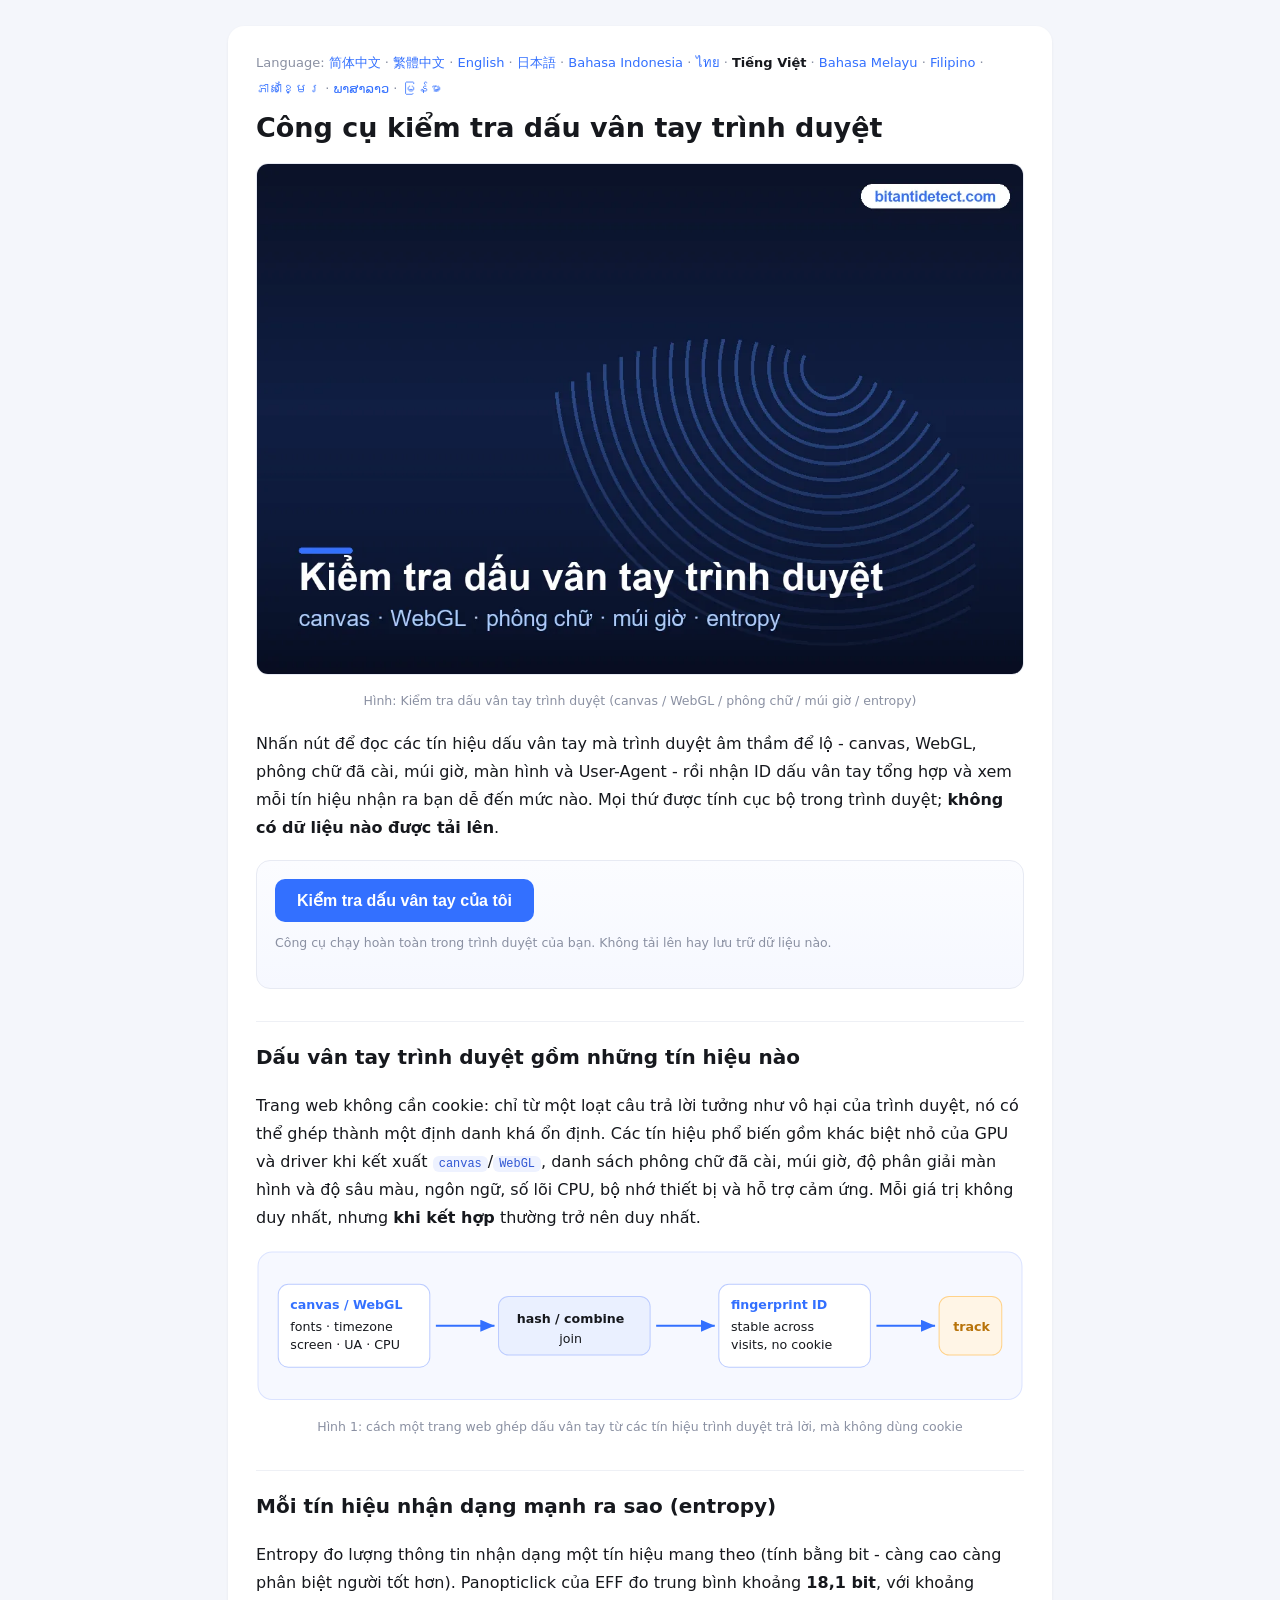
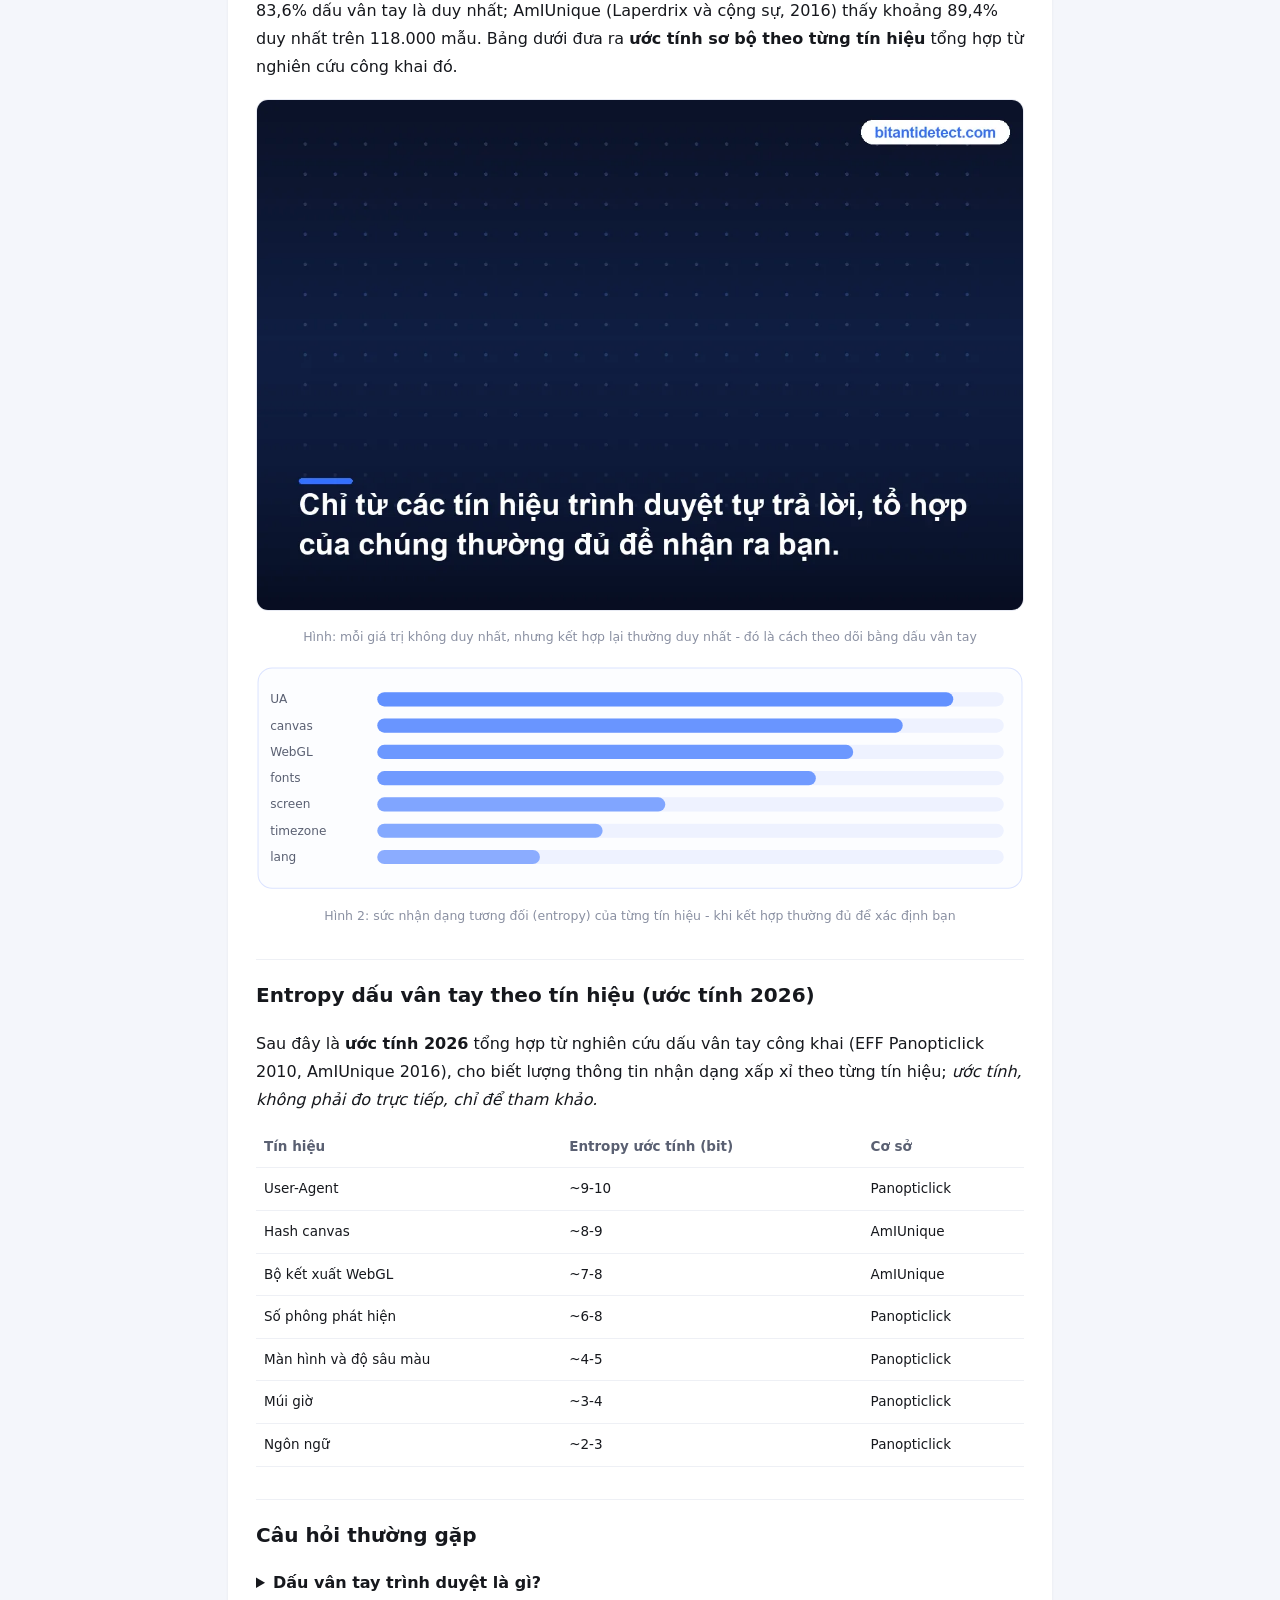
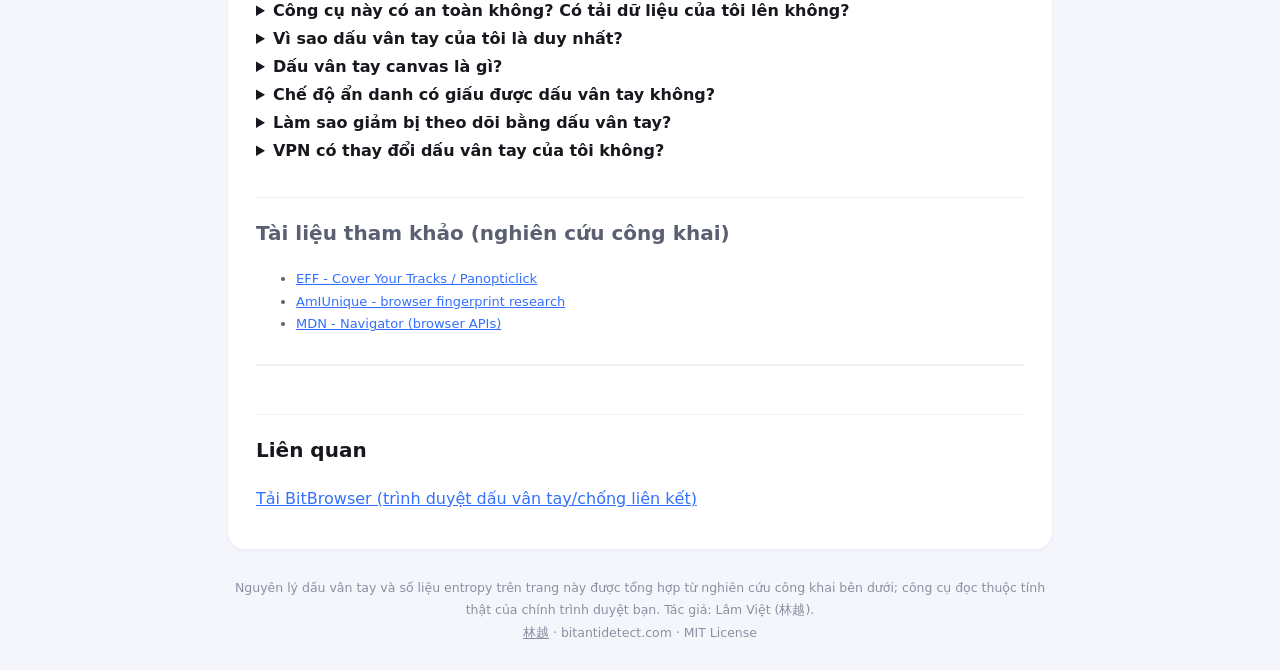
<file: vi/index.html>
<!DOCTYPE html><html lang="vi"><head><meta charset="utf-8">
<meta name="viewport" content="width=device-width,initial-scale=1">
<title>Công cụ kiểm tra dấu vân tay trình duyệt - canvas, WebGL, phông chữ, múi giờ và entropy</title>
<meta name="description" content="Công cụ kiểm tra dấu vân tay trình duyệt trực tuyến miễn phí. Đọc dấu vân tay canvas, WebGL, phông chữ, múi giờ, màn hình và User-Agent của bạn, nhận ID dấu vân tay tổng hợp và ước tính tính duy nhất (entropy) dựa trên nghiên cứu công khai. Chạy cục bộ, không tải dữ liệu lên.">
<meta name="robots" content="index,follow,max-image-preview:large">
<link rel="canonical" href="https://iistostas.github.io/vi/">
<link rel="alternate" hreflang="zh-Hans" href="https://iistostas.github.io/">
<link rel="alternate" hreflang="zh-Hant" href="https://iistostas.github.io/zh-tw/">
<link rel="alternate" hreflang="en" href="https://iistostas.github.io/en/">
<link rel="alternate" hreflang="ja" href="https://iistostas.github.io/ja/">
<link rel="alternate" hreflang="id" href="https://iistostas.github.io/id/">
<link rel="alternate" hreflang="th" href="https://iistostas.github.io/th/">
<link rel="alternate" hreflang="vi" href="https://iistostas.github.io/vi/">
<link rel="alternate" hreflang="ms" href="https://iistostas.github.io/ms/">
<link rel="alternate" hreflang="fil" href="https://iistostas.github.io/fil/">
<link rel="alternate" hreflang="km" href="https://iistostas.github.io/km/">
<link rel="alternate" hreflang="lo" href="https://iistostas.github.io/lo/">
<link rel="alternate" hreflang="my" href="https://iistostas.github.io/my/">
<link rel="alternate" hreflang="x-default" href="https://iistostas.github.io/">
<link rel="icon" href="/favicon.svg" type="image/svg+xml">
<link rel="stylesheet" href="/style.css">
<script type="application/ld+json">
{
 "@context": "https://schema.org",
 "@graph": [
  {
   "@type": "WebApplication",
   "name": "Công cụ kiểm tra dấu vân tay trình duyệt",
   "url": "https://iistostas.github.io/vi/",
   "applicationCategory": "SecurityApplication",
   "operatingSystem": "Web browser",
   "inLanguage": "vi",
   "description": "Công cụ kiểm tra dấu vân tay trình duyệt trực tuyến miễn phí. Đọc dấu vân tay canvas, WebGL, phông chữ, múi giờ, màn hình và User-Agent của bạn, nhận ID dấu vân tay tổng hợp và ước tính tính duy nhất (entropy) dựa trên nghiên cứu công khai. Chạy cục bộ, không tải dữ liệu lên.",
   "isAccessibleForFree": true,
   "browserRequirements": "Requires JavaScript",
   "author": {
    "@type": "Person",
    "name": "林越",
    "url": "https://iistostas.github.io/about-linyue/"
   },
   "offers": {
    "@type": "Offer",
    "price": "0",
    "priceCurrency": "USD"
   }
  },
  {
   "@type": "FAQPage",
   "inLanguage": "vi",
   "url": "https://iistostas.github.io/vi/",
   "mainEntity": [
    {
     "@type": "Question",
     "name": "Dấu vân tay trình duyệt là gì?",
     "acceptedAnswer": {
      "@type": "Answer",
      "text": "Dấu vân tay trình duyệt là một định danh tạo từ việc kết hợp các thuộc tính mà trình duyệt và thiết bị của bạn để lộ (user agent, màn hình, múi giờ, phông chữ, kết xuất canvas/WebGL...). Ngay cả khi không có cookie, trang web vẫn nhận ra cùng một trình duyệt qua các lần truy cập."
     }
    },
    {
     "@type": "Question",
     "name": "Công cụ này có an toàn không? Có tải dữ liệu của tôi lên không?",
     "acceptedAnswer": {
      "@type": "Answer",
      "text": "Không. Mọi việc đọc và tính toán đều diễn ra cục bộ trong trình duyệt bằng JavaScript; kết quả chỉ hiển thị trên trang này, không gửi tới bất kỳ máy chủ nào và không lưu trữ."
     }
    },
    {
     "@type": "Question",
     "name": "Vì sao dấu vân tay của tôi là duy nhất?",
     "acceptedAnswer": {
      "@type": "Answer",
      "text": "Một thuộc tính đơn lẻ (như múi giờ) có nhiều người giống nhau, nhưng hàng chục thuộc tính kết hợp tạo ra không gian giá trị rất lớn. Nghiên cứu công khai cho thấy phần lớn trình duyệt có dấu vân tay tổng hợp duy nhất, nên có thể bị theo dõi xuyên trang mà không cần đăng nhập."
     }
    },
    {
     "@type": "Question",
     "name": "Dấu vân tay canvas là gì?",
     "acceptedAnswer": {
      "@type": "Answer",
      "text": "Trình duyệt vẽ cùng một đoạn văn bản hoặc hình vào canvas ẩn rồi đọc lại các điểm ảnh. GPU, driver, phông hệ thống và khử răng cưa khác nhau tạo ra khác biệt nhỏ nhưng ổn định, khiến canvas là một trong những tín hiệu nhận dạng mạnh nhất."
     }
    },
    {
     "@type": "Question",
     "name": "Chế độ ẩn danh có giấu được dấu vân tay không?",
     "acceptedAnswer": {
      "@type": "Answer",
      "text": "Phần lớn là không. Chế độ riêng tư chủ yếu xóa cookie và lịch sử cục bộ, nhưng canvas, WebGL, phông chữ, múi giờ và các tín hiệu tương tự vẫn để lộ, nên riêng chế độ ẩn danh không thoát khỏi theo dõi bằng dấu vân tay."
     }
    },
    {
     "@type": "Question",
     "name": "Làm sao giảm bị theo dõi bằng dấu vân tay?",
     "acceptedAnswer": {
      "@type": "Answer",
      "text": "Bạn có thể thu hẹp mức để lộ (dùng cài đặt phổ biến, tắt một số API) hoặc dùng trình duyệt chống phát hiện cho nhiều tài khoản - nó gán cho mỗi hồ sơ một dấu vân tay riêng, kiểm soát được và nhất quán để các tài khoản không liên kết với nhau."
     }
    },
    {
     "@type": "Question",
     "name": "VPN có thay đổi dấu vân tay của tôi không?",
     "acceptedAnswer": {
      "@type": "Answer",
      "text": "Không. VPN chỉ đổi IP đầu ra; nó không đổi canvas, phông chữ, múi giờ hay user-agent, nên sau khi đổi IP dấu vân tay vẫn như cũ."
     }
    }
   ]
  }
 ]
}
</script>
</head>
<body><div class="wrap"><main>
<nav class="lang">Language: <a href="/">简体中文</a> · <a href="/zh-tw/">繁體中文</a> · <a href="/en/">English</a> · <a href="/ja/">日本語</a> · <a href="/id/">Bahasa Indonesia</a> · <a href="/th/">ไทย</a> · <strong>Tiếng Việt</strong> · <a href="/ms/">Bahasa Melayu</a> · <a href="/fil/">Filipino</a> · <a href="/km/">ភាសាខ្មែរ</a> · <a href="/lo/">ພາສາລາວ</a> · <a href="/my/">မြန်မာ</a></nav>
<h1>Công cụ kiểm tra dấu vân tay trình duyệt</h1>
<figure class="i4png"><picture><source type="image/webp" srcset="/img/cover_vi.webp"><img src="/img/cover_vi.png" alt="Minh họa công cụ kiểm tra dấu vân tay trình duyệt" fetchpriority="high" width="1120" height="746" style="width:100%;height:auto;border-radius:12px;border:1px solid #e7eaf3"></picture><figcaption>Hình: Kiểm tra dấu vân tay trình duyệt (canvas / WebGL / phông chữ / múi giờ / entropy)</figcaption></figure>
<p>Nhấn nút để đọc các tín hiệu dấu vân tay mà trình duyệt âm thầm để lộ - canvas, WebGL, phông chữ đã cài, múi giờ, màn hình và User-Agent - rồi nhận ID dấu vân tay tổng hợp và xem mỗi tín hiệu nhận ra bạn dễ đến mức nào. Mọi thứ được tính cục bộ trong trình duyệt; <strong>không có dữ liệu nào được tải lên</strong>.</p>
<div class="tool"><button id="run" type="button">Kiểm tra dấu vân tay của tôi</button><div class="note">Công cụ chạy hoàn toàn trong trình duyệt của bạn. Không tải lên hay lưu trữ dữ liệu nào.</div><div id="fp"></div></div>
<h2>Dấu vân tay trình duyệt gồm những tín hiệu nào</h2>
<p>Trang web không cần cookie: chỉ từ một loạt câu trả lời tưởng như vô hại của trình duyệt, nó có thể ghép thành một định danh khá ổn định. Các tín hiệu phổ biến gồm khác biệt nhỏ của GPU và driver khi kết xuất <code>canvas</code>/<code>WebGL</code>, danh sách phông chữ đã cài, múi giờ, độ phân giải màn hình và độ sâu màu, ngôn ngữ, số lõi CPU, bộ nhớ thiết bị và hỗ trợ cảm ứng. Mỗi giá trị không duy nhất, nhưng <strong>khi kết hợp</strong> thường trở nên duy nhất.</p>
<figure><svg viewBox="0 0 760 150" xmlns="http://www.w3.org/2000/svg" role="img" aria-label="Hình 1: cách một trang web ghép dấu vân tay từ các tín hiệu trình duyệt trả lời, mà không dùng cookie"><rect x="2" y="2" width="756" height="146" rx="14" fill="#f6f8ff" stroke="#dbe3ff"/><g font-family="system-ui,Arial" font-size="12.5" fill="#16181d"><rect x="22" y="34" width="150" height="82" rx="10" fill="#fff" stroke="#bcccff"/><text x="34" y="58" font-weight="700" fill="#3370ff">canvas / WebGL</text><text x="34" y="80">fonts · timezone</text><text x="34" y="98">screen · UA · CPU</text><path d="M178 75 H236" stroke="#3370ff" stroke-width="2" marker-end="url(#a)"/><rect x="240" y="46" width="150" height="58" rx="10" fill="#eaf0ff" stroke="#bcccff"/><text x="258" y="72" font-weight="700">hash / combine</text><text x="300" y="92">join</text><path d="M396 75 H454" stroke="#3370ff" stroke-width="2" marker-end="url(#a)"/><rect x="458" y="34" width="150" height="82" rx="10" fill="#fff" stroke="#bcccff"/><text x="470" y="58" font-weight="700" fill="#3370ff">fingerprint ID</text><text x="470" y="80">stable across</text><text x="470" y="98">visits, no cookie</text><path d="M614 75 H672" stroke="#3370ff" stroke-width="2" marker-end="url(#a)"/><rect x="676" y="46" width="62" height="58" rx="10" fill="#fff5e6" stroke="#ffd28a"/><text x="690" y="80" font-weight="700" fill="#b8730a">track</text></g><defs><marker id="a" markerWidth="9" markerHeight="9" refX="7" refY="3" orient="auto"><path d="M0 0 L7 3 L0 6 z" fill="#3370ff"/></marker></defs></svg><figcaption>Hình 1: cách một trang web ghép dấu vân tay từ các tín hiệu trình duyệt trả lời, mà không dùng cookie</figcaption></figure>
<h2>Mỗi tín hiệu nhận dạng mạnh ra sao (entropy)</h2>
<p>Entropy đo lượng thông tin nhận dạng một tín hiệu mang theo (tính bằng bit - càng cao càng phân biệt người tốt hơn). Panopticlick của EFF đo trung bình khoảng <strong>18,1 bit</strong>, với khoảng 83,6% dấu vân tay là duy nhất; AmIUnique (Laperdrix và cộng sự, 2016) thấy khoảng 89,4% duy nhất trên 118.000 mẫu. Bảng dưới đưa ra <strong>ước tính sơ bộ theo từng tín hiệu</strong> tổng hợp từ nghiên cứu công khai đó.</p>
<figure class="i4png"><picture><source type="image/webp" srcset="/img/board_vi.webp"><img src="/img/board_vi.png" alt="Sức nhận dạng tương đối của các tín hiệu dấu vân tay" loading="lazy" width="1120" height="746" style="width:100%;height:auto;border-radius:12px;border:1px solid #e7eaf3"></picture><figcaption>Hình: mỗi giá trị không duy nhất, nhưng kết hợp lại thường duy nhất - đó là cách theo dõi bằng dấu vân tay</figcaption></figure>
<figure><svg viewBox="0 0 760 222" xmlns="http://www.w3.org/2000/svg" role="img" aria-label="Hình 2: sức nhận dạng tương đối (entropy) của từng tín hiệu - khi kết hợp thường đủ để xác định bạn"><rect x="2" y="2" width="756" height="218" rx="14" fill="#fcfdff" stroke="#dbe3ff"/><g font-family="system-ui,Arial"><text x="14" y="37" font-size="12" fill="#5a6072">UA</text><rect x="120" y="26" width="620" height="14" rx="7" fill="#eef2ff"/><rect x="120" y="26" width="570" height="14" rx="7" fill="#3370ff" opacity="0.74"/><text x="14" y="63" font-size="12" fill="#5a6072">canvas</text><rect x="120" y="52" width="620" height="14" rx="7" fill="#eef2ff"/><rect x="120" y="52" width="520" height="14" rx="7" fill="#3370ff" opacity="0.71"/><text x="14" y="89" font-size="12" fill="#5a6072">WebGL</text><rect x="120" y="78" width="620" height="14" rx="7" fill="#eef2ff"/><rect x="120" y="78" width="471" height="14" rx="7" fill="#3370ff" opacity="0.69"/><text x="14" y="115" font-size="12" fill="#5a6072">fonts</text><rect x="120" y="104" width="620" height="14" rx="7" fill="#eef2ff"/><rect x="120" y="104" width="434" height="14" rx="7" fill="#3370ff" opacity="0.67"/><text x="14" y="141" font-size="12" fill="#5a6072">screen</text><rect x="120" y="130" width="620" height="14" rx="7" fill="#eef2ff"/><rect x="120" y="130" width="285" height="14" rx="7" fill="#3370ff" opacity="0.59"/><text x="14" y="167" font-size="12" fill="#5a6072">timezone</text><rect x="120" y="156" width="620" height="14" rx="7" fill="#eef2ff"/><rect x="120" y="156" width="223" height="14" rx="7" fill="#3370ff" opacity="0.56"/><text x="14" y="193" font-size="12" fill="#5a6072">lang</text><rect x="120" y="182" width="620" height="14" rx="7" fill="#eef2ff"/><rect x="120" y="182" width="161" height="14" rx="7" fill="#3370ff" opacity="0.53"/></g></svg><figcaption>Hình 2: sức nhận dạng tương đối (entropy) của từng tín hiệu - khi kết hợp thường đủ để xác định bạn</figcaption></figure>
<section class="i4data" id="i4data">
<h2>Entropy dấu vân tay theo tín hiệu (ước tính 2026)</h2>
<p>Sau đây là <strong>ước tính 2026</strong> tổng hợp từ nghiên cứu dấu vân tay công khai (EFF Panopticlick 2010, AmIUnique 2016), cho biết lượng thông tin nhận dạng xấp xỉ theo từng tín hiệu; <em>ước tính, không phải đo trực tiếp, chỉ để tham khảo.</em></p>
<table><tr><th>Tín hiệu</th><th>Entropy ước tính (bit)</th><th>Cơ sở</th></tr>
<tr><td>User-Agent</td><td>~9-10</td><td>Panopticlick</td></tr>
<tr><td>Hash canvas</td><td>~8-9</td><td>AmIUnique</td></tr>
<tr><td>Bộ kết xuất WebGL</td><td>~7-8</td><td>AmIUnique</td></tr>
<tr><td>Số phông phát hiện</td><td>~6-8</td><td>Panopticlick</td></tr>
<tr><td>Màn hình và độ sâu màu</td><td>~4-5</td><td>Panopticlick</td></tr>
<tr><td>Múi giờ</td><td>~3-4</td><td>Panopticlick</td></tr>
<tr><td>Ngôn ngữ</td><td>~2-3</td><td>Panopticlick</td></tr>
</table>
</section>
<h2>Câu hỏi thường gặp</h2>
<details class="faq"><summary><strong>Dấu vân tay trình duyệt là gì?</strong></summary>
<p>Dấu vân tay trình duyệt là một định danh tạo từ việc kết hợp các thuộc tính mà trình duyệt và thiết bị của bạn để lộ (user agent, màn hình, múi giờ, phông chữ, kết xuất canvas/WebGL...). Ngay cả khi không có cookie, trang web vẫn nhận ra cùng một trình duyệt qua các lần truy cập.</p></details>
<details class="faq"><summary><strong>Công cụ này có an toàn không? Có tải dữ liệu của tôi lên không?</strong></summary>
<p>Không. Mọi việc đọc và tính toán đều diễn ra cục bộ trong trình duyệt bằng JavaScript; kết quả chỉ hiển thị trên trang này, không gửi tới bất kỳ máy chủ nào và không lưu trữ.</p></details>
<details class="faq"><summary><strong>Vì sao dấu vân tay của tôi là duy nhất?</strong></summary>
<p>Một thuộc tính đơn lẻ (như múi giờ) có nhiều người giống nhau, nhưng hàng chục thuộc tính kết hợp tạo ra không gian giá trị rất lớn. Nghiên cứu công khai cho thấy phần lớn trình duyệt có dấu vân tay tổng hợp duy nhất, nên có thể bị theo dõi xuyên trang mà không cần đăng nhập.</p></details>
<details class="faq"><summary><strong>Dấu vân tay canvas là gì?</strong></summary>
<p>Trình duyệt vẽ cùng một đoạn văn bản hoặc hình vào canvas ẩn rồi đọc lại các điểm ảnh. GPU, driver, phông hệ thống và khử răng cưa khác nhau tạo ra khác biệt nhỏ nhưng ổn định, khiến canvas là một trong những tín hiệu nhận dạng mạnh nhất.</p></details>
<details class="faq"><summary><strong>Chế độ ẩn danh có giấu được dấu vân tay không?</strong></summary>
<p>Phần lớn là không. Chế độ riêng tư chủ yếu xóa cookie và lịch sử cục bộ, nhưng canvas, WebGL, phông chữ, múi giờ và các tín hiệu tương tự vẫn để lộ, nên riêng chế độ ẩn danh không thoát khỏi theo dõi bằng dấu vân tay.</p></details>
<details class="faq"><summary><strong>Làm sao giảm bị theo dõi bằng dấu vân tay?</strong></summary>
<p>Bạn có thể thu hẹp mức để lộ (dùng cài đặt phổ biến, tắt một số API) hoặc dùng trình duyệt chống phát hiện cho nhiều tài khoản - nó gán cho mỗi hồ sơ một dấu vân tay riêng, kiểm soát được và nhất quán để các tài khoản không liên kết với nhau.</p></details>
<details class="faq"><summary><strong>VPN có thay đổi dấu vân tay của tôi không?</strong></summary>
<p>Không. VPN chỉ đổi IP đầu ra; nó không đổi canvas, phông chữ, múi giờ hay user-agent, nên sau khi đổi IP dấu vân tay vẫn như cũ.</p></details>
<div class="sources"><h2>Tài liệu tham khảo (nghiên cứu công khai)</h2><ul><li><a href="https://coveryourtracks.eff.org/" rel="nofollow noopener" target="_blank">EFF - Cover Your Tracks / Panopticlick</a></li><li><a href="https://amiunique.org/" rel="nofollow noopener" target="_blank">AmIUnique - browser fingerprint research</a></li><li><a href="https://developer.mozilla.org/en-US/docs/Web/API/Navigator" rel="nofollow noopener" target="_blank">MDN - Navigator (browser APIs)</a></li></ul></div>
<div class="related"><h2>Liên quan</h2>
<p><a href="https://bitantidetect.com/download/">Tải BitBrowser (trình duyệt dấu vân tay/chống liên kết)</a></p></div>
</main>
<footer>Nguyên lý dấu vân tay và số liệu entropy trên trang này được tổng hợp từ nghiên cứu công khai bên dưới; công cụ đọc thuộc tính thật của chính trình duyệt bạn. Tác giả: Lâm Việt (林越).<br><a href="/about-linyue/">林越</a> · bitantidetect.com · MIT License</footer>
</div>
<script>window.FPL={"idlbl": "ID dấu vân tay tổng hợp của bạn", "uniq": "Tính duy nhất", "uniqval": "Tổ hợp giá trị này nhiều khả năng nhận dạng được - giá trị càng bất thường, bạn càng dễ bị tách ra khỏi đám đông.", "run": "Kiểm tra dấu vân tay của tôi", "note": "Công cụ chạy hoàn toàn trong trình duyệt của bạn. Không tải lên hay lưu trữ dữ liệu nào.", "dim": {"ua": "User-Agent", "platform": "Nền tảng / Hệ điều hành", "langs": "Ngôn ngữ", "screen": "Màn hình và độ sâu màu", "tz": "Múi giờ", "cpu": "Số lõi CPU", "mem": "Bộ nhớ thiết bị", "touch": "Điểm cảm ứng", "canvas": "Hash canvas", "webglv": "Nhà cung cấp WebGL", "webglr": "Bộ kết xuất WebGL", "fonts": "Số phông phát hiện", "audio": "Tần số lấy mẫu âm thanh", "cookie": "Cookie bật", "dnt": "Do Not Track", "fpid": "ID dấu vân tay tổng hợp"}, "yes": "có", "no": "không", "na": "n/a"};</script>
<script src="/app.js"></script></body></html>
</file>
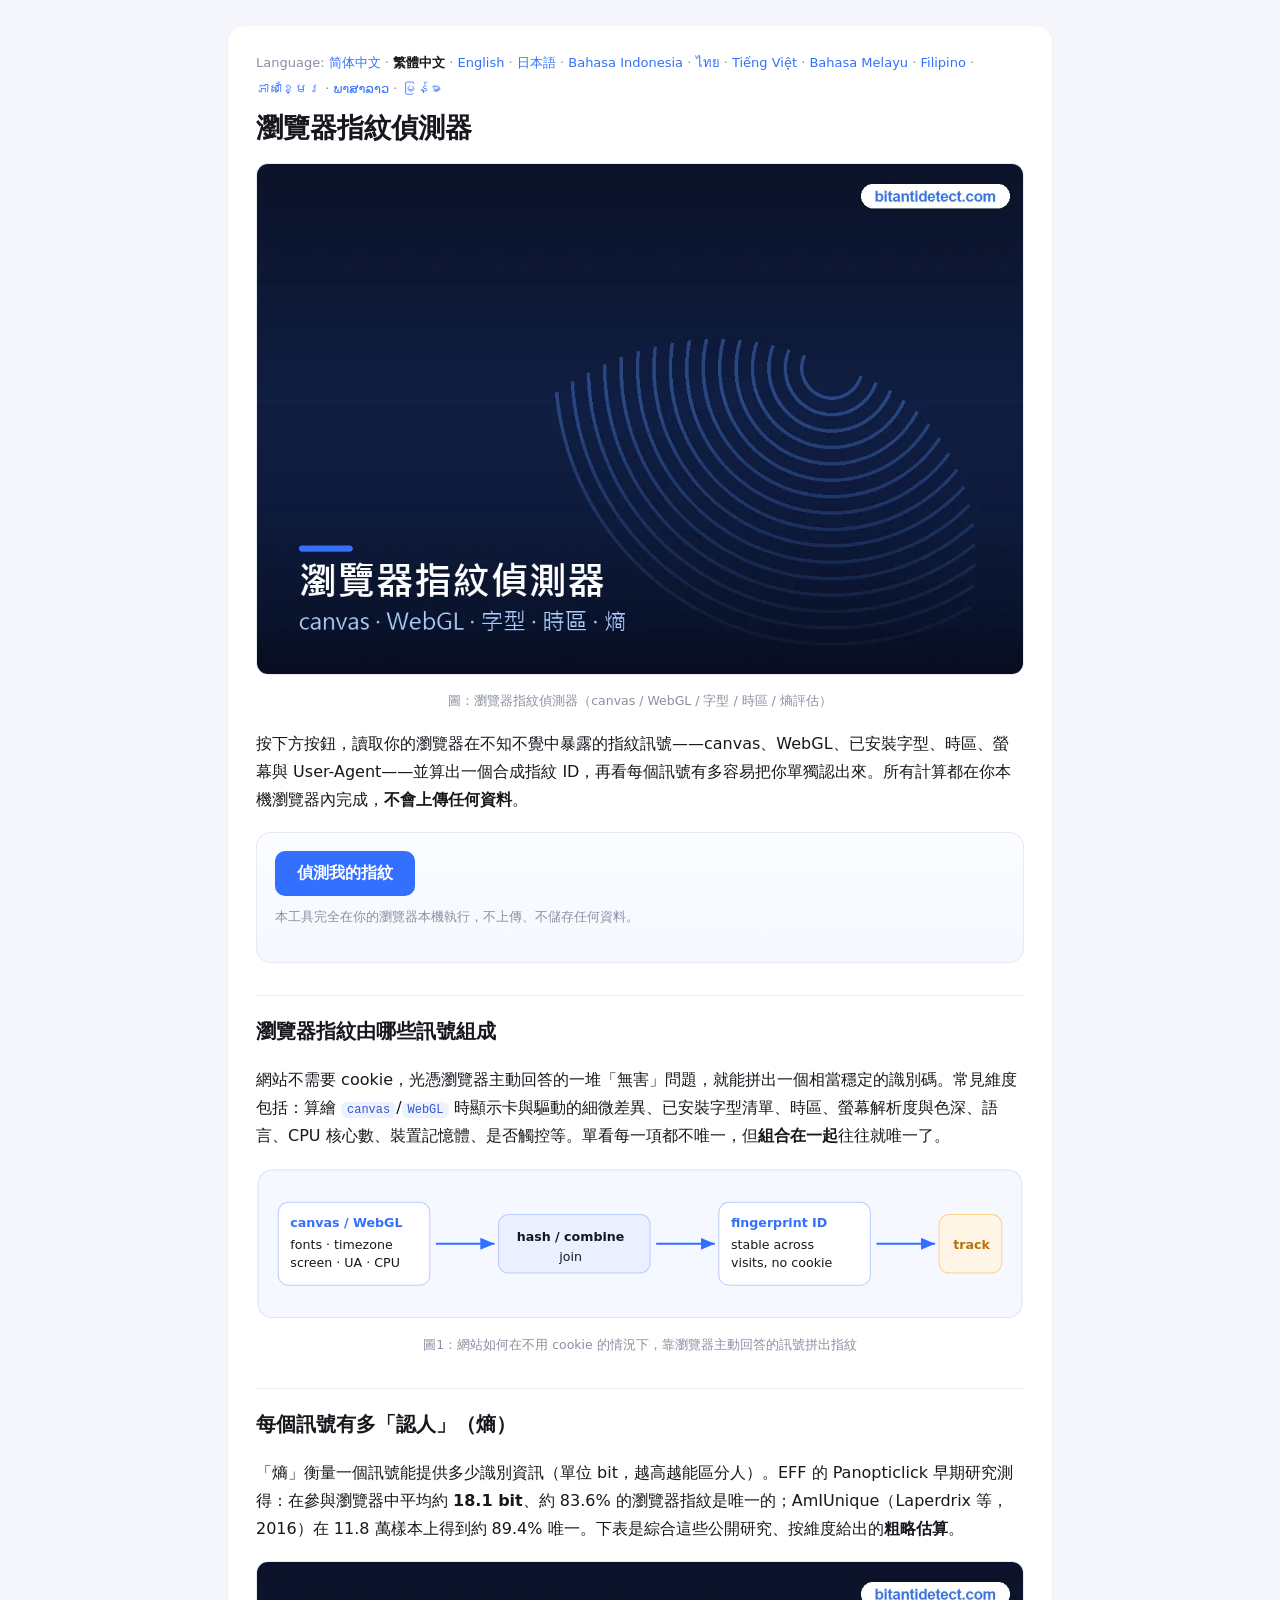
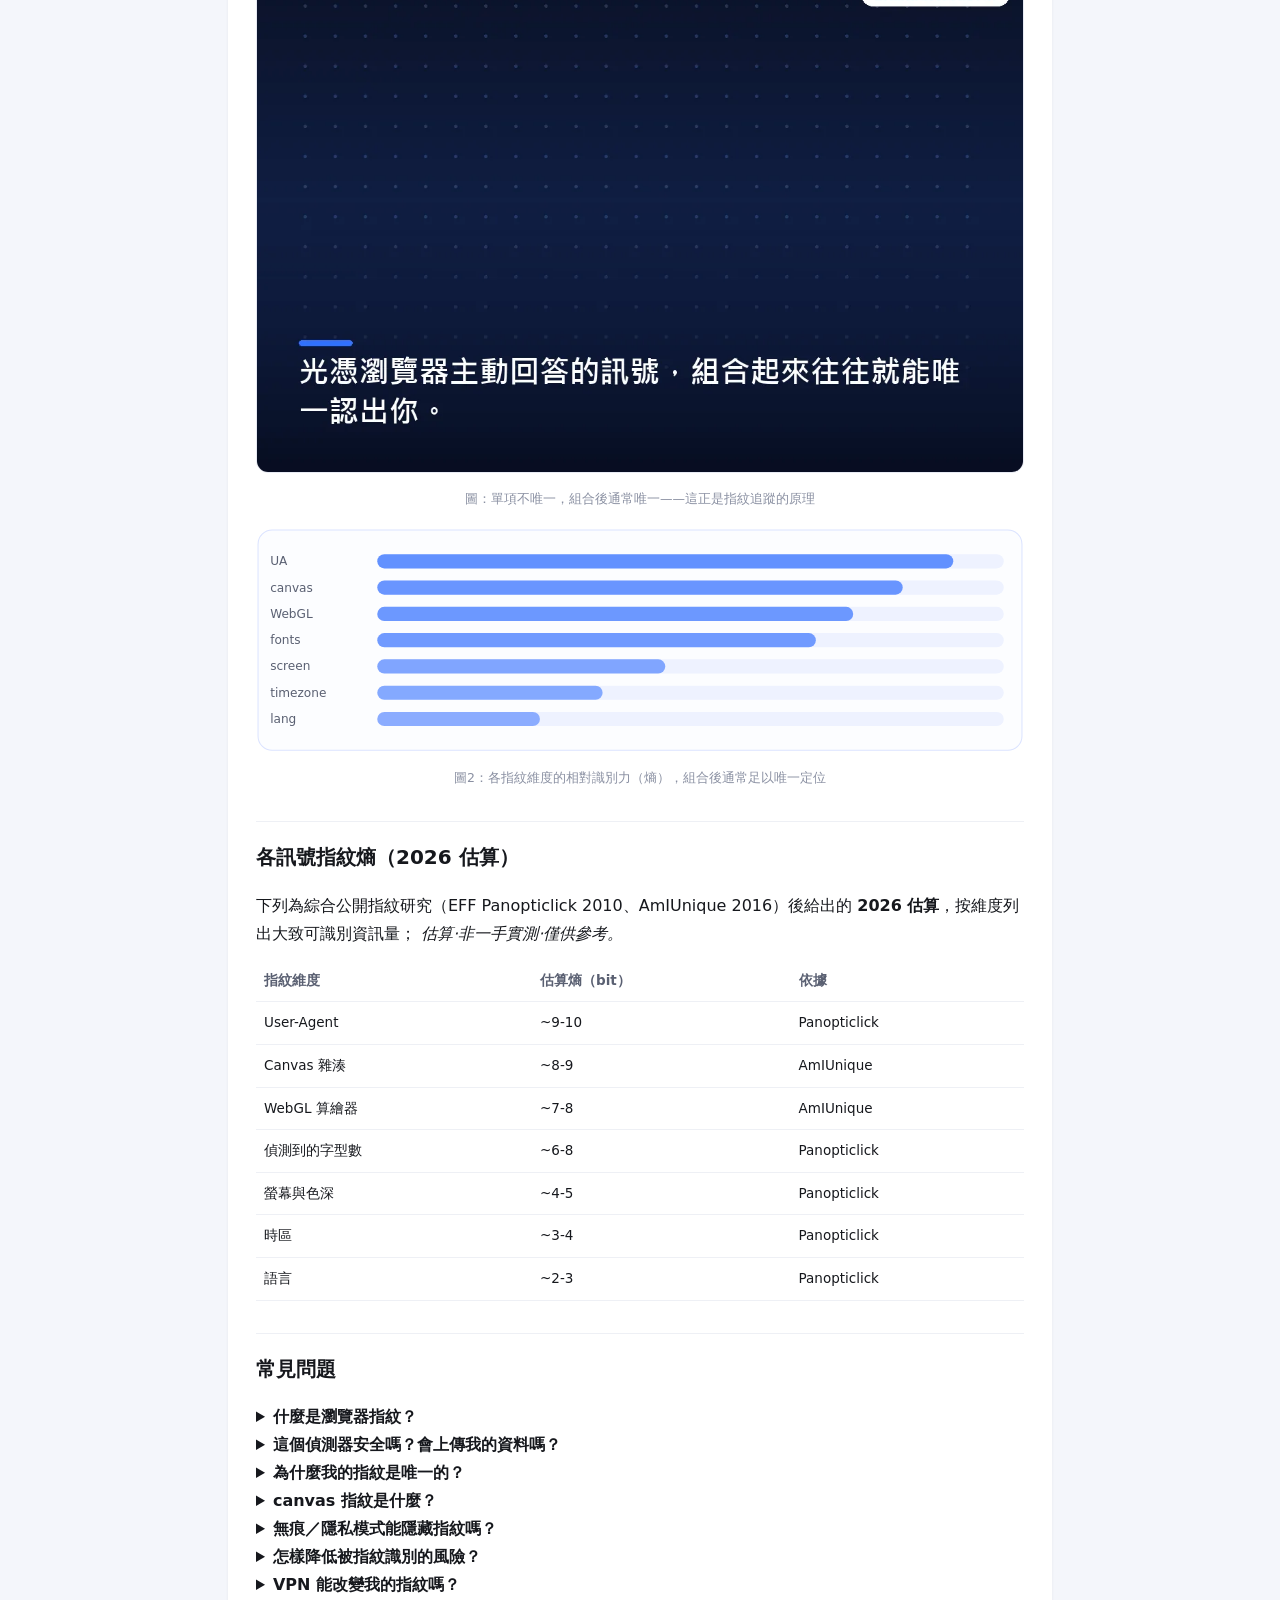
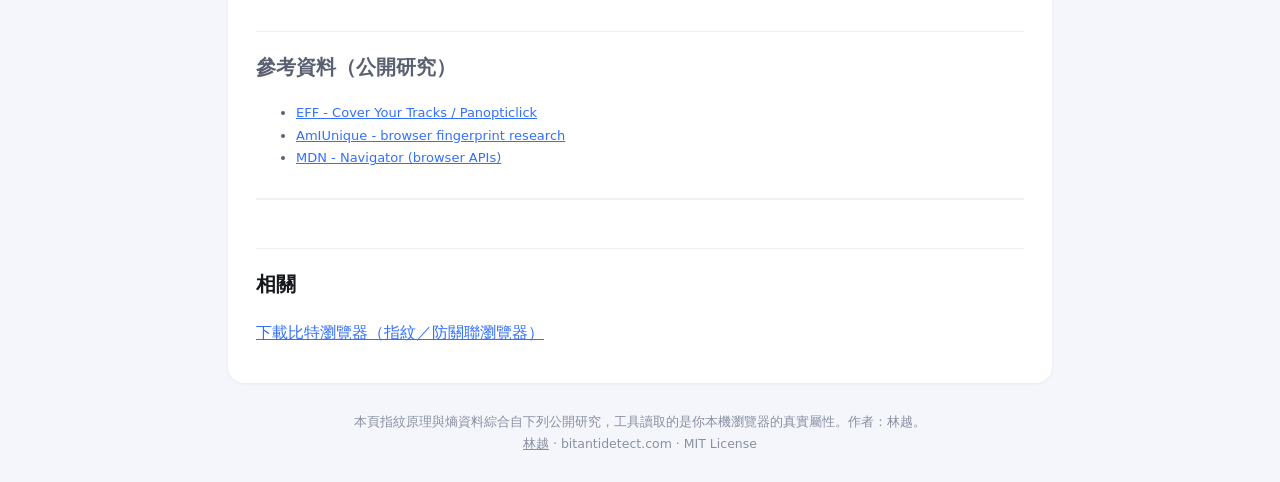
<file: zh-tw/index.html>
<!DOCTYPE html><html lang="zh-Hant"><head><meta charset="utf-8">
<meta name="viewport" content="width=device-width,initial-scale=1">
<title>瀏覽器指紋偵測器 - canvas/WebGL/字型/時區/UA 線上指紋與熵評估</title>
<meta name="description" content="免費線上瀏覽器指紋偵測器：讀取你的 canvas、WebGL、字型、時區、螢幕與 User-Agent 指紋，給出合成指紋 ID 和基於公開研究的唯一性（熵）評估。全程在本機執行，不上傳任何資料。">
<meta name="robots" content="index,follow,max-image-preview:large">
<link rel="canonical" href="https://iistostas.github.io/zh-tw/">
<link rel="alternate" hreflang="zh-Hans" href="https://iistostas.github.io/">
<link rel="alternate" hreflang="zh-Hant" href="https://iistostas.github.io/zh-tw/">
<link rel="alternate" hreflang="en" href="https://iistostas.github.io/en/">
<link rel="alternate" hreflang="ja" href="https://iistostas.github.io/ja/">
<link rel="alternate" hreflang="id" href="https://iistostas.github.io/id/">
<link rel="alternate" hreflang="th" href="https://iistostas.github.io/th/">
<link rel="alternate" hreflang="vi" href="https://iistostas.github.io/vi/">
<link rel="alternate" hreflang="ms" href="https://iistostas.github.io/ms/">
<link rel="alternate" hreflang="fil" href="https://iistostas.github.io/fil/">
<link rel="alternate" hreflang="km" href="https://iistostas.github.io/km/">
<link rel="alternate" hreflang="lo" href="https://iistostas.github.io/lo/">
<link rel="alternate" hreflang="my" href="https://iistostas.github.io/my/">
<link rel="alternate" hreflang="x-default" href="https://iistostas.github.io/">
<link rel="icon" href="/favicon.svg" type="image/svg+xml">
<link rel="stylesheet" href="/style.css">
<script type="application/ld+json">
{
 "@context": "https://schema.org",
 "@graph": [
  {
   "@type": "WebApplication",
   "name": "瀏覽器指紋偵測器",
   "url": "https://iistostas.github.io/zh-tw/",
   "applicationCategory": "SecurityApplication",
   "operatingSystem": "Web browser",
   "inLanguage": "zh-Hant",
   "description": "免費線上瀏覽器指紋偵測器：讀取你的 canvas、WebGL、字型、時區、螢幕與 User-Agent 指紋，給出合成指紋 ID 和基於公開研究的唯一性（熵）評估。全程在本機執行，不上傳任何資料。",
   "isAccessibleForFree": true,
   "browserRequirements": "Requires JavaScript",
   "author": {
    "@type": "Person",
    "name": "林越",
    "url": "https://iistostas.github.io/about-linyue/"
   },
   "offers": {
    "@type": "Offer",
    "price": "0",
    "priceCurrency": "USD"
   }
  },
  {
   "@type": "FAQPage",
   "inLanguage": "zh-Hant",
   "url": "https://iistostas.github.io/zh-tw/",
   "mainEntity": [
    {
     "@type": "Question",
     "name": "什麼是瀏覽器指紋？",
     "acceptedAnswer": {
      "@type": "Answer",
      "text": "瀏覽器指紋是把你瀏覽器與裝置主動暴露的一組屬性（UA、螢幕、時區、字型、canvas/WebGL 算繪特徵等）組合後得到的識別碼。即使不用 cookie，網站也能用它在多次造訪間識別同一個瀏覽器。"
     }
    },
    {
     "@type": "Question",
     "name": "這個偵測器安全嗎？會上傳我的資料嗎？",
     "acceptedAnswer": {
      "@type": "Answer",
      "text": "不會。所有讀取與計算都在你本機瀏覽器以 JavaScript 完成，結果只顯示在本頁面，不向任何伺服器傳送，也不儲存。"
     }
    },
    {
     "@type": "Question",
     "name": "為什麼我的指紋是唯一的？",
     "acceptedAnswer": {
      "@type": "Answer",
      "text": "單一屬性（如時區）很多人相同，但十幾個屬性組合後取值空間極大。公開研究顯示大多數瀏覽器的組合指紋是唯一的，因此無需登入也能被跨站追蹤。"
     }
    },
    {
     "@type": "Question",
     "name": "canvas 指紋是什麼？",
     "acceptedAnswer": {
      "@type": "Answer",
      "text": "讓瀏覽器把同一段文字／圖形畫進隱藏 canvas，再讀出像素。不同 GPU、驅動、系統字型與抗鋸齒會產生細微差異，這個差異相當穩定，是識別力很強的一個維度。"
     }
    },
    {
     "@type": "Question",
     "name": "無痕／隱私模式能隱藏指紋嗎？",
     "acceptedAnswer": {
      "@type": "Answer",
      "text": "基本不能。無痕模式主要清理 cookie 與本機歷史，但 canvas、WebGL、字型、時區等指紋訊號大多照舊暴露，所以單靠無痕模式無法擺脫指紋追蹤。"
     }
    },
    {
     "@type": "Question",
     "name": "怎樣降低被指紋識別的風險？",
     "acceptedAnswer": {
      "@type": "Answer",
      "text": "可減少暴露面（統一常見設定、停用部分 API），或使用為多帳號設計的指紋瀏覽器——它給每個瀏覽環境分配一套獨立、可控且自洽的指紋，使各帳號互不關聯。"
     }
    },
    {
     "@type": "Question",
     "name": "VPN 能改變我的指紋嗎？",
     "acceptedAnswer": {
      "@type": "Answer",
      "text": "不能。VPN 只更換出口 IP，並不改變 canvas、字型、時區、UA 等瀏覽器層訊號，因此換了 IP 指紋依舊。"
     }
    }
   ]
  }
 ]
}
</script>
</head>
<body><div class="wrap"><main>
<nav class="lang">Language: <a href="/">简体中文</a> · <strong>繁體中文</strong> · <a href="/en/">English</a> · <a href="/ja/">日本語</a> · <a href="/id/">Bahasa Indonesia</a> · <a href="/th/">ไทย</a> · <a href="/vi/">Tiếng Việt</a> · <a href="/ms/">Bahasa Melayu</a> · <a href="/fil/">Filipino</a> · <a href="/km/">ភាសាខ្មែរ</a> · <a href="/lo/">ພາສາລາວ</a> · <a href="/my/">မြန်မာ</a></nav>
<h1>瀏覽器指紋偵測器</h1>
<figure class="i4png"><picture><source type="image/webp" srcset="/img/cover_tw.webp"><img src="/img/cover_tw.png" alt="瀏覽器指紋偵測器工具示意圖" fetchpriority="high" width="1120" height="746" style="width:100%;height:auto;border-radius:12px;border:1px solid #e7eaf3"></picture><figcaption>圖：瀏覽器指紋偵測器（canvas / WebGL / 字型 / 時區 / 熵評估）</figcaption></figure>
<p>按下方按鈕，讀取你的瀏覽器在不知不覺中暴露的指紋訊號——canvas、WebGL、已安裝字型、時區、螢幕與 User-Agent——並算出一個合成指紋 ID，再看每個訊號有多容易把你單獨認出來。所有計算都在你本機瀏覽器內完成，<strong>不會上傳任何資料</strong>。</p>
<div class="tool"><button id="run" type="button">偵測我的指紋</button><div class="note">本工具完全在你的瀏覽器本機執行，不上傳、不儲存任何資料。</div><div id="fp"></div></div>
<h2>瀏覽器指紋由哪些訊號組成</h2>
<p>網站不需要 cookie，光憑瀏覽器主動回答的一堆「無害」問題，就能拼出一個相當穩定的識別碼。常見維度包括：算繪 <code>canvas</code>/<code>WebGL</code> 時顯示卡與驅動的細微差異、已安裝字型清單、時區、螢幕解析度與色深、語言、CPU 核心數、裝置記憶體、是否觸控等。單看每一項都不唯一，但<strong>組合在一起</strong>往往就唯一了。</p>
<figure><svg viewBox="0 0 760 150" xmlns="http://www.w3.org/2000/svg" role="img" aria-label="圖1：網站如何在不用 cookie 的情況下，靠瀏覽器主動回答的訊號拼出指紋"><rect x="2" y="2" width="756" height="146" rx="14" fill="#f6f8ff" stroke="#dbe3ff"/><g font-family="system-ui,Arial" font-size="12.5" fill="#16181d"><rect x="22" y="34" width="150" height="82" rx="10" fill="#fff" stroke="#bcccff"/><text x="34" y="58" font-weight="700" fill="#3370ff">canvas / WebGL</text><text x="34" y="80">fonts · timezone</text><text x="34" y="98">screen · UA · CPU</text><path d="M178 75 H236" stroke="#3370ff" stroke-width="2" marker-end="url(#a)"/><rect x="240" y="46" width="150" height="58" rx="10" fill="#eaf0ff" stroke="#bcccff"/><text x="258" y="72" font-weight="700">hash / combine</text><text x="300" y="92">join</text><path d="M396 75 H454" stroke="#3370ff" stroke-width="2" marker-end="url(#a)"/><rect x="458" y="34" width="150" height="82" rx="10" fill="#fff" stroke="#bcccff"/><text x="470" y="58" font-weight="700" fill="#3370ff">fingerprint ID</text><text x="470" y="80">stable across</text><text x="470" y="98">visits, no cookie</text><path d="M614 75 H672" stroke="#3370ff" stroke-width="2" marker-end="url(#a)"/><rect x="676" y="46" width="62" height="58" rx="10" fill="#fff5e6" stroke="#ffd28a"/><text x="690" y="80" font-weight="700" fill="#b8730a">track</text></g><defs><marker id="a" markerWidth="9" markerHeight="9" refX="7" refY="3" orient="auto"><path d="M0 0 L7 3 L0 6 z" fill="#3370ff"/></marker></defs></svg><figcaption>圖1：網站如何在不用 cookie 的情況下，靠瀏覽器主動回答的訊號拼出指紋</figcaption></figure>
<h2>每個訊號有多「認人」（熵）</h2>
<p>「熵」衡量一個訊號能提供多少識別資訊（單位 bit，越高越能區分人）。EFF 的 Panopticlick 早期研究測得：在參與瀏覽器中平均約 <strong>18.1 bit</strong>、約 83.6% 的瀏覽器指紋是唯一的；AmIUnique（Laperdrix 等，2016）在 11.8 萬樣本上得到約 89.4% 唯一。下表是綜合這些公開研究、按維度給出的<strong>粗略估算</strong>。</p>
<figure class="i4png"><picture><source type="image/webp" srcset="/img/board_tw.webp"><img src="/img/board_tw.png" alt="各指紋維度識別力示意圖" loading="lazy" width="1120" height="746" style="width:100%;height:auto;border-radius:12px;border:1px solid #e7eaf3"></picture><figcaption>圖：單項不唯一，組合後通常唯一——這正是指紋追蹤的原理</figcaption></figure>
<figure><svg viewBox="0 0 760 222" xmlns="http://www.w3.org/2000/svg" role="img" aria-label="圖2：各指紋維度的相對識別力（熵），組合後通常足以唯一定位"><rect x="2" y="2" width="756" height="218" rx="14" fill="#fcfdff" stroke="#dbe3ff"/><g font-family="system-ui,Arial"><text x="14" y="37" font-size="12" fill="#5a6072">UA</text><rect x="120" y="26" width="620" height="14" rx="7" fill="#eef2ff"/><rect x="120" y="26" width="570" height="14" rx="7" fill="#3370ff" opacity="0.74"/><text x="14" y="63" font-size="12" fill="#5a6072">canvas</text><rect x="120" y="52" width="620" height="14" rx="7" fill="#eef2ff"/><rect x="120" y="52" width="520" height="14" rx="7" fill="#3370ff" opacity="0.71"/><text x="14" y="89" font-size="12" fill="#5a6072">WebGL</text><rect x="120" y="78" width="620" height="14" rx="7" fill="#eef2ff"/><rect x="120" y="78" width="471" height="14" rx="7" fill="#3370ff" opacity="0.69"/><text x="14" y="115" font-size="12" fill="#5a6072">fonts</text><rect x="120" y="104" width="620" height="14" rx="7" fill="#eef2ff"/><rect x="120" y="104" width="434" height="14" rx="7" fill="#3370ff" opacity="0.67"/><text x="14" y="141" font-size="12" fill="#5a6072">screen</text><rect x="120" y="130" width="620" height="14" rx="7" fill="#eef2ff"/><rect x="120" y="130" width="285" height="14" rx="7" fill="#3370ff" opacity="0.59"/><text x="14" y="167" font-size="12" fill="#5a6072">timezone</text><rect x="120" y="156" width="620" height="14" rx="7" fill="#eef2ff"/><rect x="120" y="156" width="223" height="14" rx="7" fill="#3370ff" opacity="0.56"/><text x="14" y="193" font-size="12" fill="#5a6072">lang</text><rect x="120" y="182" width="620" height="14" rx="7" fill="#eef2ff"/><rect x="120" y="182" width="161" height="14" rx="7" fill="#3370ff" opacity="0.53"/></g></svg><figcaption>圖2：各指紋維度的相對識別力（熵），組合後通常足以唯一定位</figcaption></figure>
<section class="i4data" id="i4data">
<h2>各訊號指紋熵（2026 估算）</h2>
<p>下列為綜合公開指紋研究（EFF Panopticlick 2010、AmIUnique 2016）後給出的 <strong>2026 估算</strong>，按維度列出大致可識別資訊量； <em>估算·非一手實測·僅供參考。</em></p>
<table><tr><th>指紋維度</th><th>估算熵（bit）</th><th>依據</th></tr>
<tr><td>User-Agent</td><td>~9-10</td><td>Panopticlick</td></tr>
<tr><td>Canvas 雜湊</td><td>~8-9</td><td>AmIUnique</td></tr>
<tr><td>WebGL 算繪器</td><td>~7-8</td><td>AmIUnique</td></tr>
<tr><td>偵測到的字型數</td><td>~6-8</td><td>Panopticlick</td></tr>
<tr><td>螢幕與色深</td><td>~4-5</td><td>Panopticlick</td></tr>
<tr><td>時區</td><td>~3-4</td><td>Panopticlick</td></tr>
<tr><td>語言</td><td>~2-3</td><td>Panopticlick</td></tr>
</table>
</section>
<h2>常見問題</h2>
<details class="faq"><summary><strong>什麼是瀏覽器指紋？</strong></summary>
<p>瀏覽器指紋是把你瀏覽器與裝置主動暴露的一組屬性（UA、螢幕、時區、字型、canvas/WebGL 算繪特徵等）組合後得到的識別碼。即使不用 cookie，網站也能用它在多次造訪間識別同一個瀏覽器。</p></details>
<details class="faq"><summary><strong>這個偵測器安全嗎？會上傳我的資料嗎？</strong></summary>
<p>不會。所有讀取與計算都在你本機瀏覽器以 JavaScript 完成，結果只顯示在本頁面，不向任何伺服器傳送，也不儲存。</p></details>
<details class="faq"><summary><strong>為什麼我的指紋是唯一的？</strong></summary>
<p>單一屬性（如時區）很多人相同，但十幾個屬性組合後取值空間極大。公開研究顯示大多數瀏覽器的組合指紋是唯一的，因此無需登入也能被跨站追蹤。</p></details>
<details class="faq"><summary><strong>canvas 指紋是什麼？</strong></summary>
<p>讓瀏覽器把同一段文字／圖形畫進隱藏 canvas，再讀出像素。不同 GPU、驅動、系統字型與抗鋸齒會產生細微差異，這個差異相當穩定，是識別力很強的一個維度。</p></details>
<details class="faq"><summary><strong>無痕／隱私模式能隱藏指紋嗎？</strong></summary>
<p>基本不能。無痕模式主要清理 cookie 與本機歷史，但 canvas、WebGL、字型、時區等指紋訊號大多照舊暴露，所以單靠無痕模式無法擺脫指紋追蹤。</p></details>
<details class="faq"><summary><strong>怎樣降低被指紋識別的風險？</strong></summary>
<p>可減少暴露面（統一常見設定、停用部分 API），或使用為多帳號設計的指紋瀏覽器——它給每個瀏覽環境分配一套獨立、可控且自洽的指紋，使各帳號互不關聯。</p></details>
<details class="faq"><summary><strong>VPN 能改變我的指紋嗎？</strong></summary>
<p>不能。VPN 只更換出口 IP，並不改變 canvas、字型、時區、UA 等瀏覽器層訊號，因此換了 IP 指紋依舊。</p></details>
<div class="sources"><h2>參考資料（公開研究）</h2><ul><li><a href="https://coveryourtracks.eff.org/" rel="nofollow noopener" target="_blank">EFF - Cover Your Tracks / Panopticlick</a></li><li><a href="https://amiunique.org/" rel="nofollow noopener" target="_blank">AmIUnique - browser fingerprint research</a></li><li><a href="https://developer.mozilla.org/en-US/docs/Web/API/Navigator" rel="nofollow noopener" target="_blank">MDN - Navigator (browser APIs)</a></li></ul></div>
<div class="related"><h2>相關</h2>
<p><a href="https://bitantidetect.com/download/">下載比特瀏覽器（指紋／防關聯瀏覽器）</a></p></div>
</main>
<footer>本頁指紋原理與熵資料綜合自下列公開研究，工具讀取的是你本機瀏覽器的真實屬性。作者：林越。<br><a href="/about-linyue/">林越</a> · bitantidetect.com · MIT License</footer>
</div>
<script>window.FPL={"idlbl": "你的合成指紋 ID", "uniq": "唯一性", "uniqval": "這組取值組合很可能可被單獨識別——你的取值越罕見，就越容易被從人群中挑出來。", "run": "偵測我的指紋", "note": "本工具完全在你的瀏覽器本機執行，不上傳、不儲存任何資料。", "dim": {"ua": "User-Agent", "platform": "平台 / 系統", "langs": "語言", "screen": "螢幕與色深", "tz": "時區", "cpu": "CPU 核心數", "mem": "裝置記憶體", "touch": "觸控點數", "canvas": "Canvas 雜湊", "webglv": "WebGL 廠商", "webglr": "WebGL 算繪器", "fonts": "偵測到的字型數", "audio": "音訊取樣率", "cookie": "Cookie 可用", "dnt": "Do Not Track", "fpid": "合成指紋 ID"}, "yes": "是", "no": "否", "na": "n/a"};</script>
<script src="/app.js"></script></body></html>
</file>
<file: style.css>
*{box-sizing:border-box}
body{font-family:system-ui,-apple-system,"Segoe UI",Arial,"Noto Sans",sans-serif;line-height:1.75;color:#16181d;background:#f4f6fb;margin:0}
.wrap{max-width:860px;margin:0 auto;padding:26px 18px}
main{background:#fff;border-radius:16px;padding:24px 28px;box-shadow:0 1px 3px rgba(16,24,40,.06)}
h1{margin-top:6px;font-size:27px;line-height:1.3}
h2{font-size:20px;margin-top:32px;border-top:1px solid #eef0f5;padding-top:18px}
p{margin:12px 0}code{background:#eef2ff;color:#3056d3;padding:1px 6px;border-radius:6px;font-size:.92em}
.lang{font-size:13px;color:#8a90a2;margin-bottom:8px;line-height:2}.lang a{color:#3370ff;text-decoration:none}.lang strong{color:#16181d}
.tool{margin:18px 0;padding:18px;border:1px solid #e7eaf3;border-radius:14px;background:linear-gradient(180deg,#fbfcff,#f6f8ff)}
button{font-size:16px;padding:12px 22px;border:0;border-radius:10px;background:#3370ff;color:#fff;cursor:pointer;font-weight:600}
button:hover{background:#255be0}
.note{color:#8a90a2;font-size:12.5px;margin-top:10px}
#fp{margin-top:16px}
.fpid{font-family:ui-monospace,Consolas,monospace;font-size:20px;font-weight:700;color:#3370ff;word-break:break-all}
.row{display:flex;justify-content:space-between;gap:12px;padding:7px 2px;border-bottom:1px solid #f0f2f7;font-size:13.5px}
.row .k{color:#5a6072;flex:0 0 44%}.row .v{font-family:ui-monospace,Consolas,monospace;color:#16181d;text-align:right;word-break:break-all}
table{border-collapse:collapse;width:100%;margin-top:12px;font-size:13.5px}
td,th{border-bottom:1px solid #eef0f5;padding:9px 8px;text-align:left;vertical-align:top}
th{color:#5a6072;font-weight:600}
figure{margin:18px 0}figcaption{color:#8a90a2;font-size:12.5px;text-align:center;margin-top:6px}
.i4data{margin-top:30px}
.related{margin-top:28px;border-top:2px solid #eef0f5;padding-top:16px}
.related a{color:#3370ff}
.sources{font-size:13px;color:#5a6072}.sources a{color:#3370ff}
footer{color:#8a90a2;font-size:12.5px;margin-top:28px;text-align:center;line-height:1.8}
footer a{color:#8a90a2}
svg{max-width:100%;height:auto}
</file>
